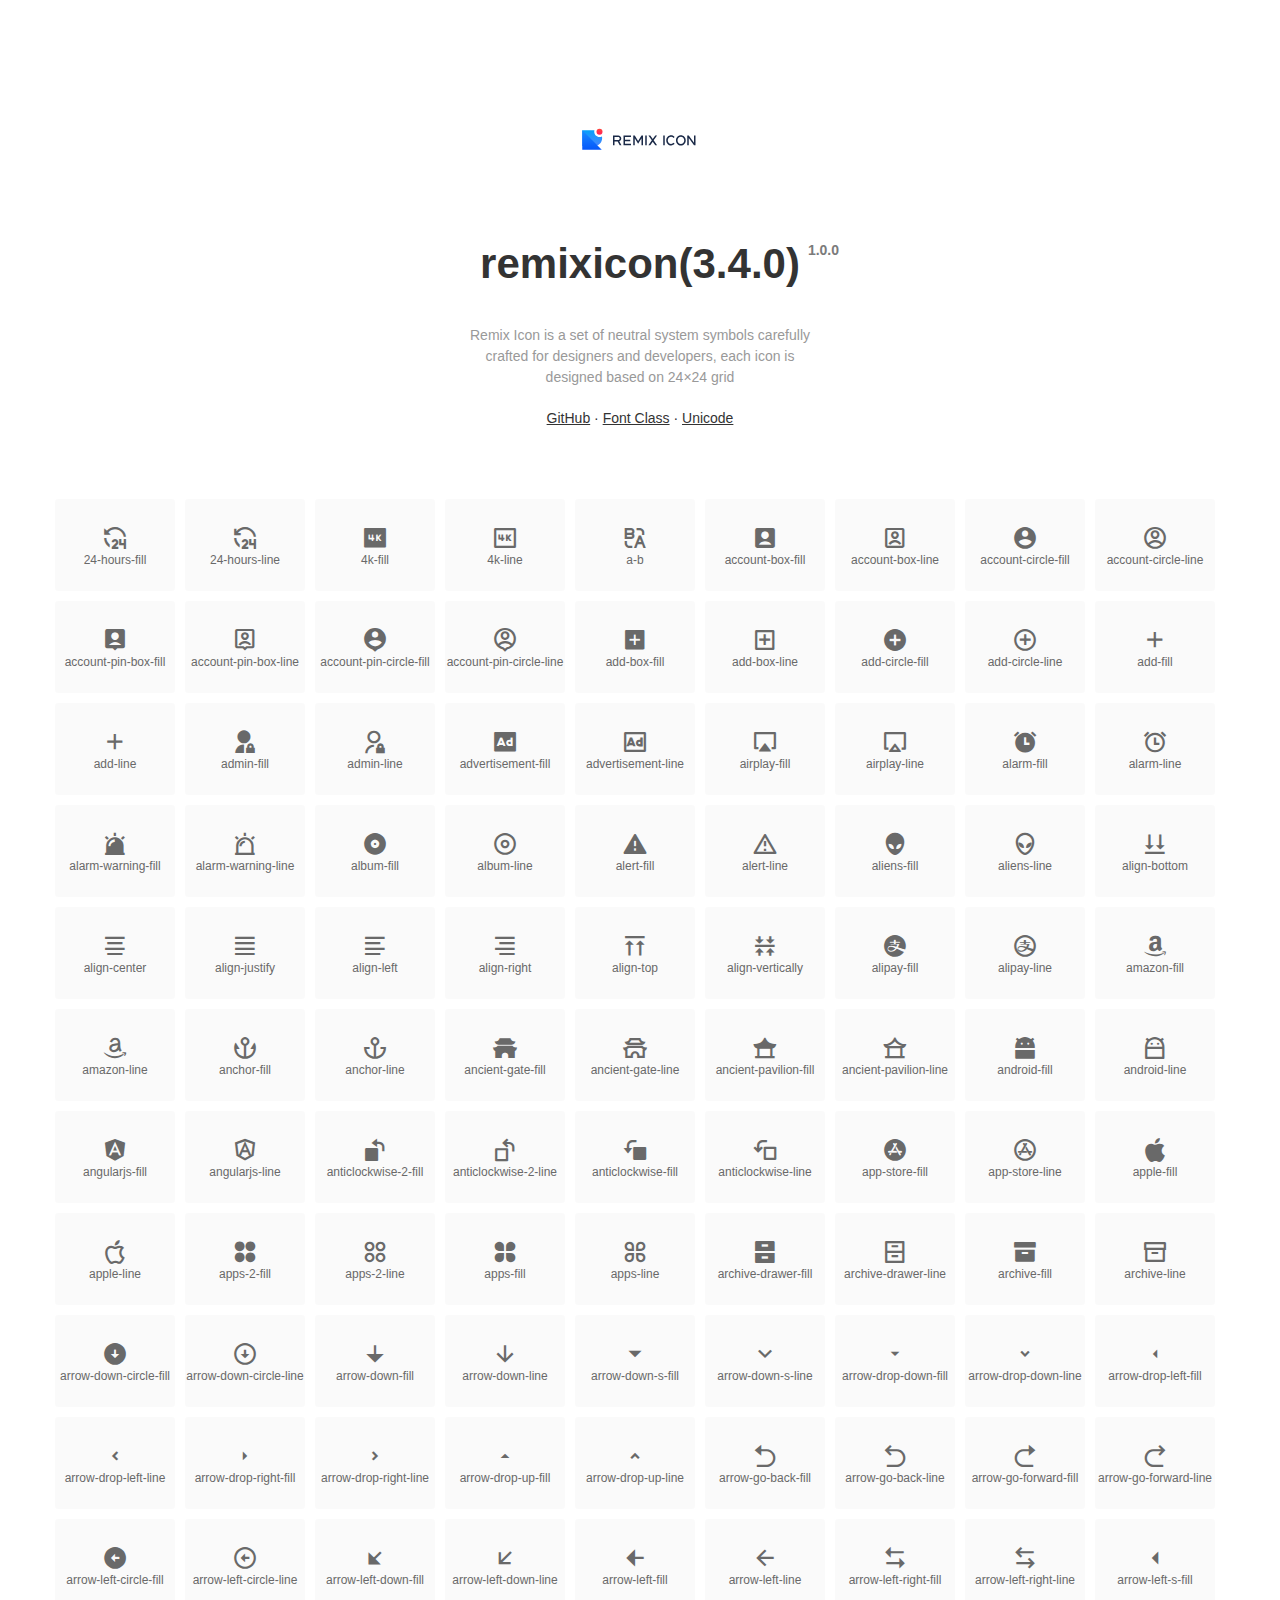
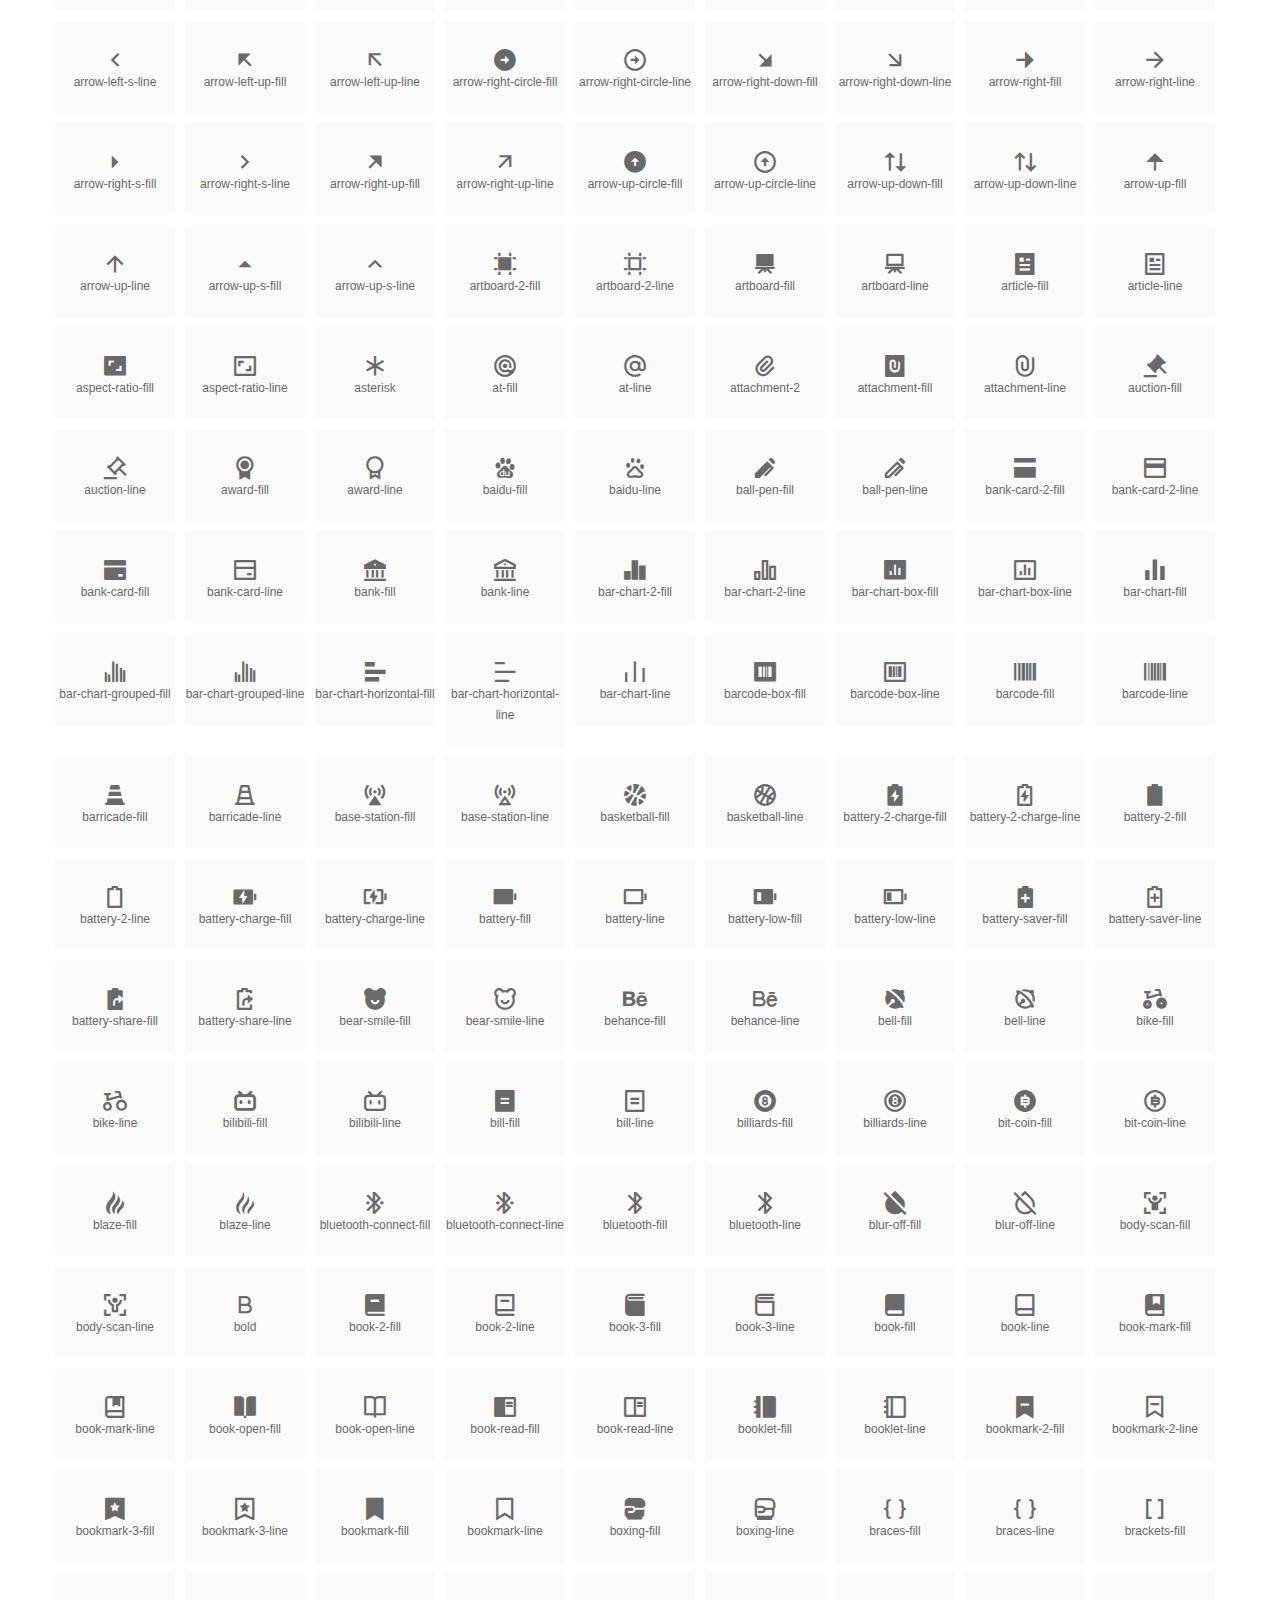
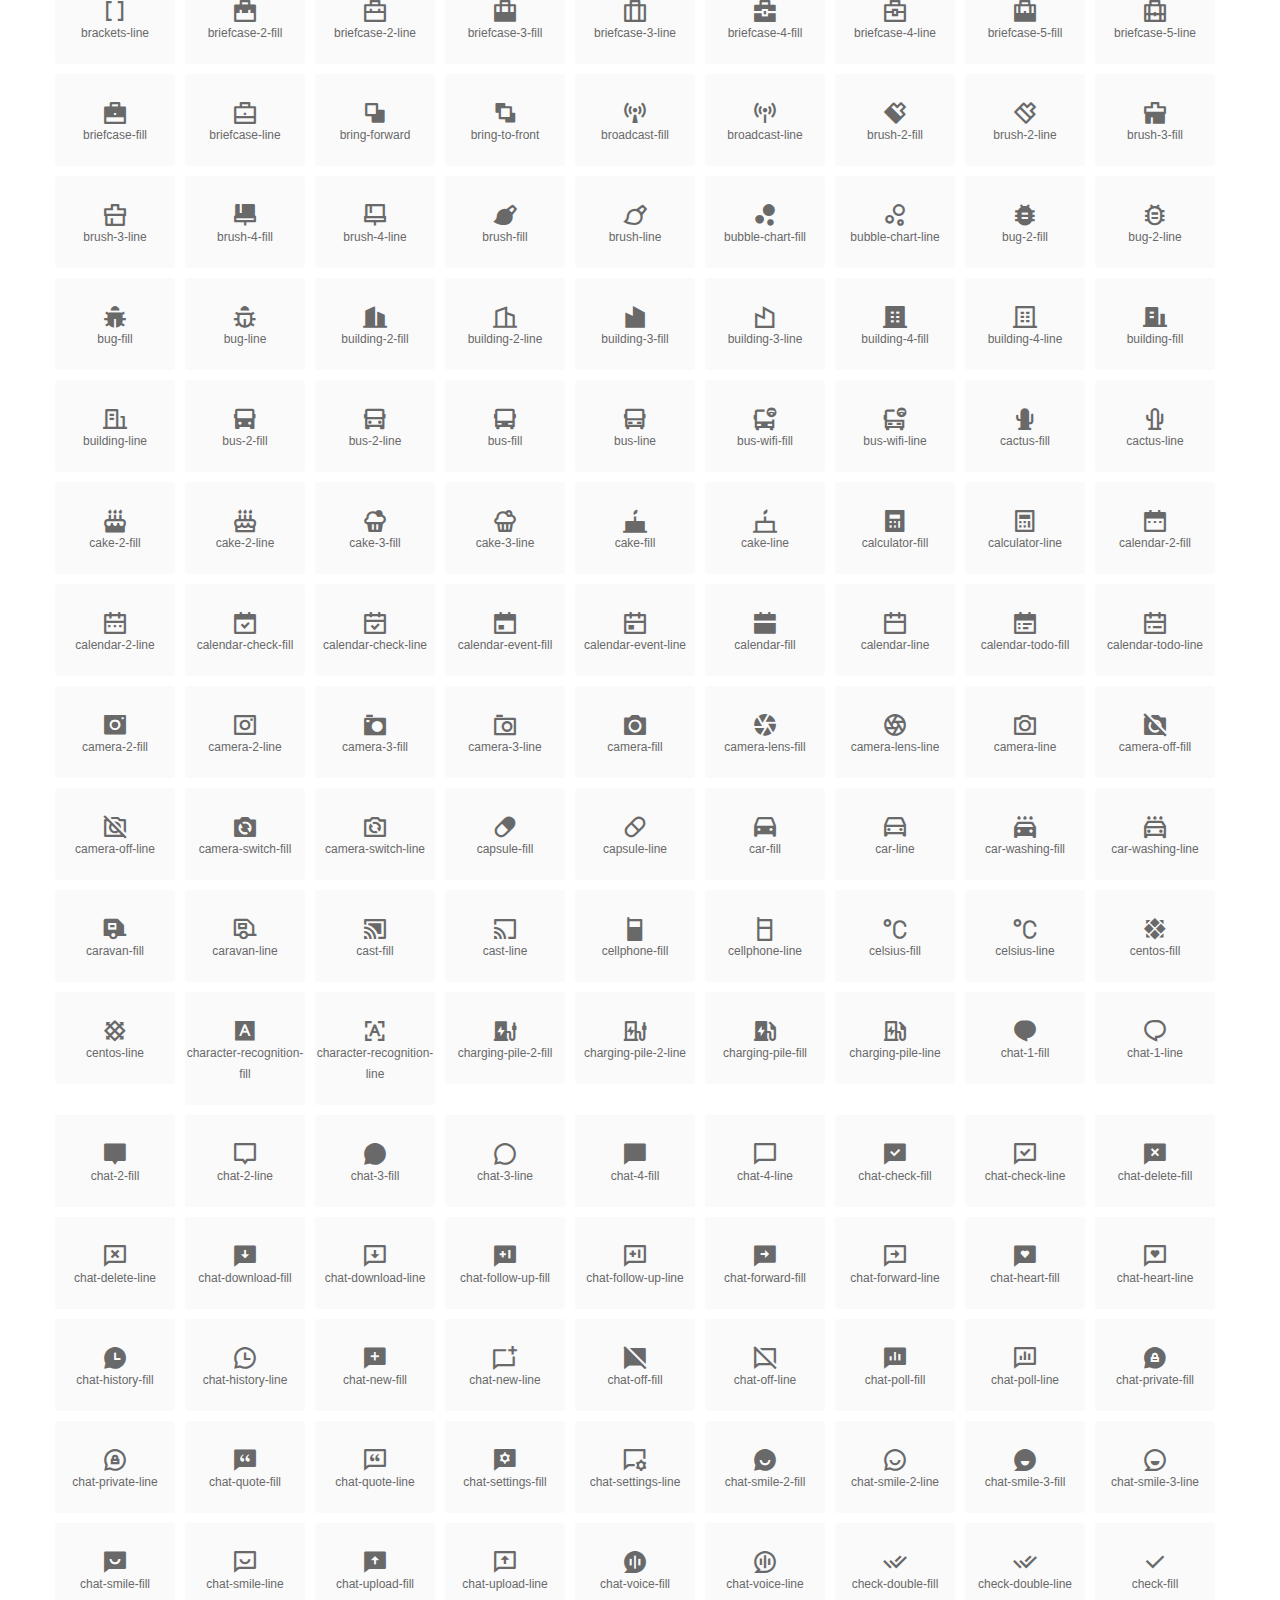
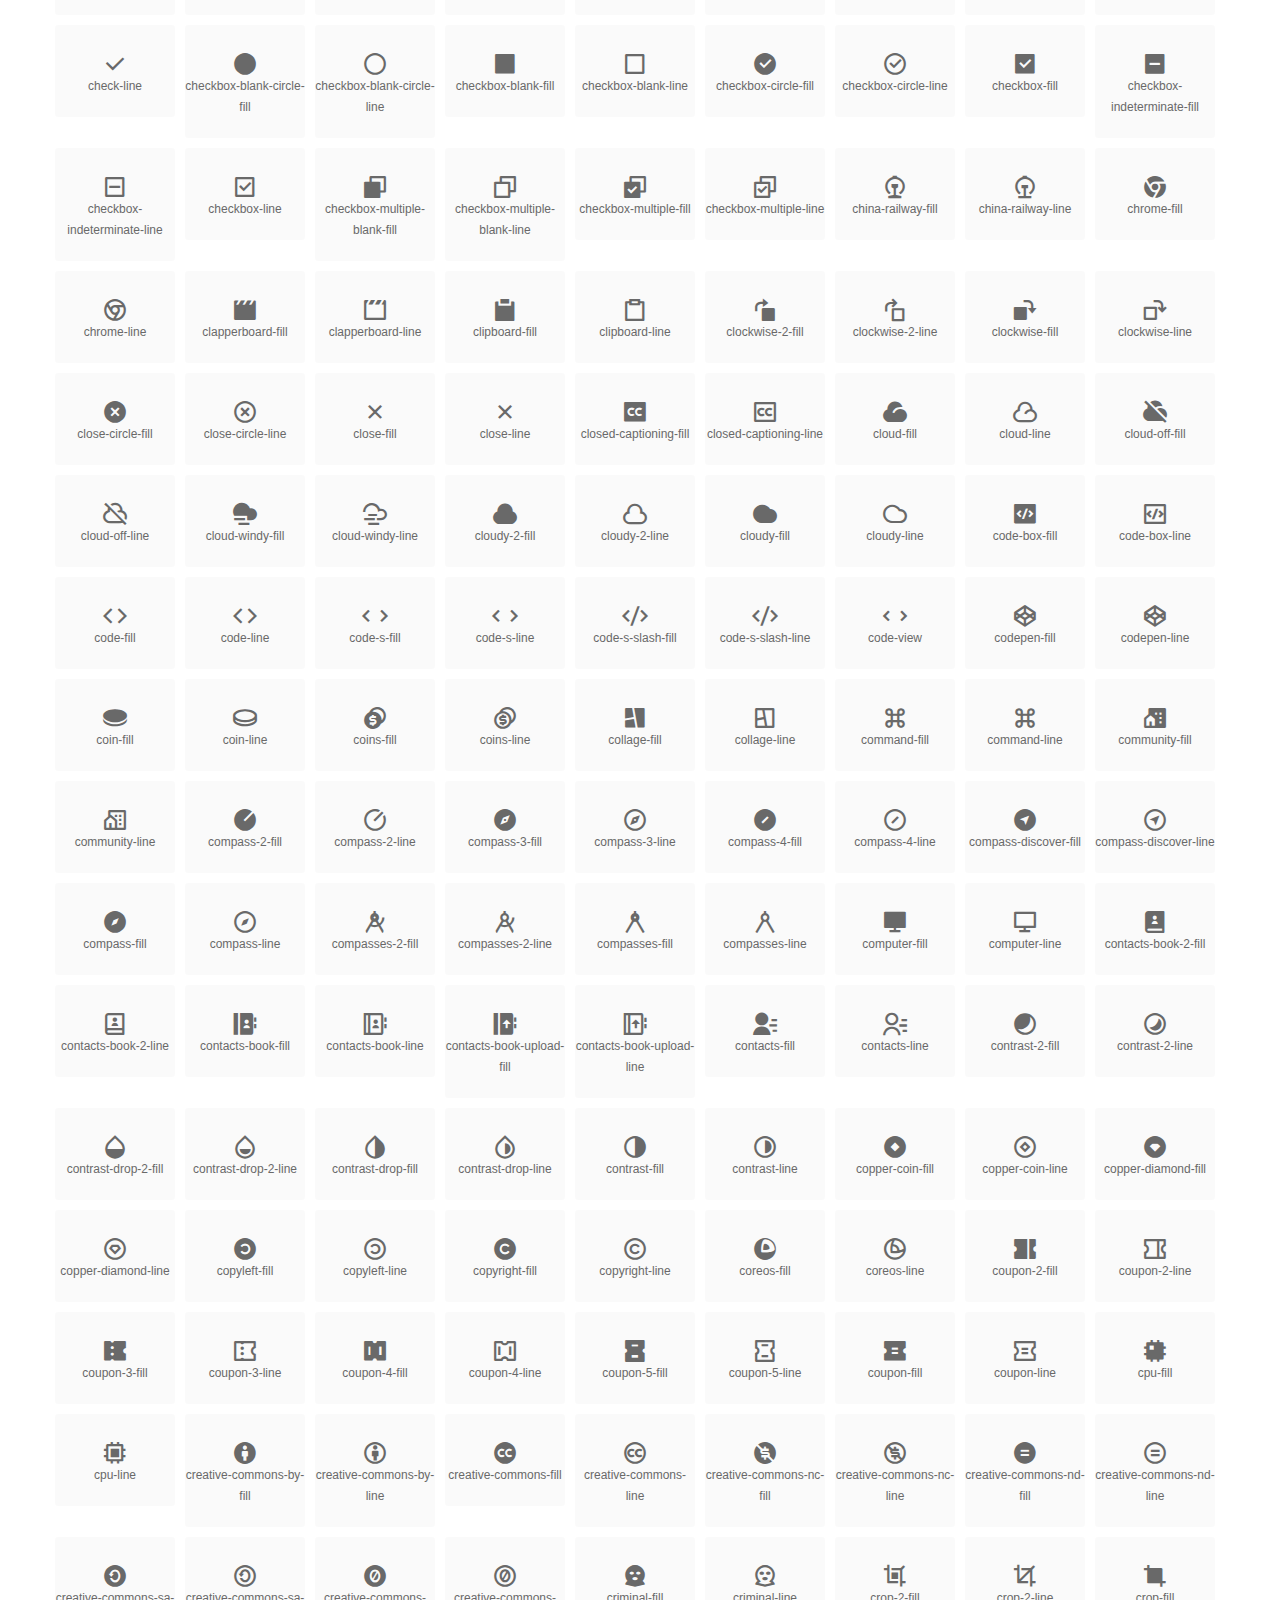
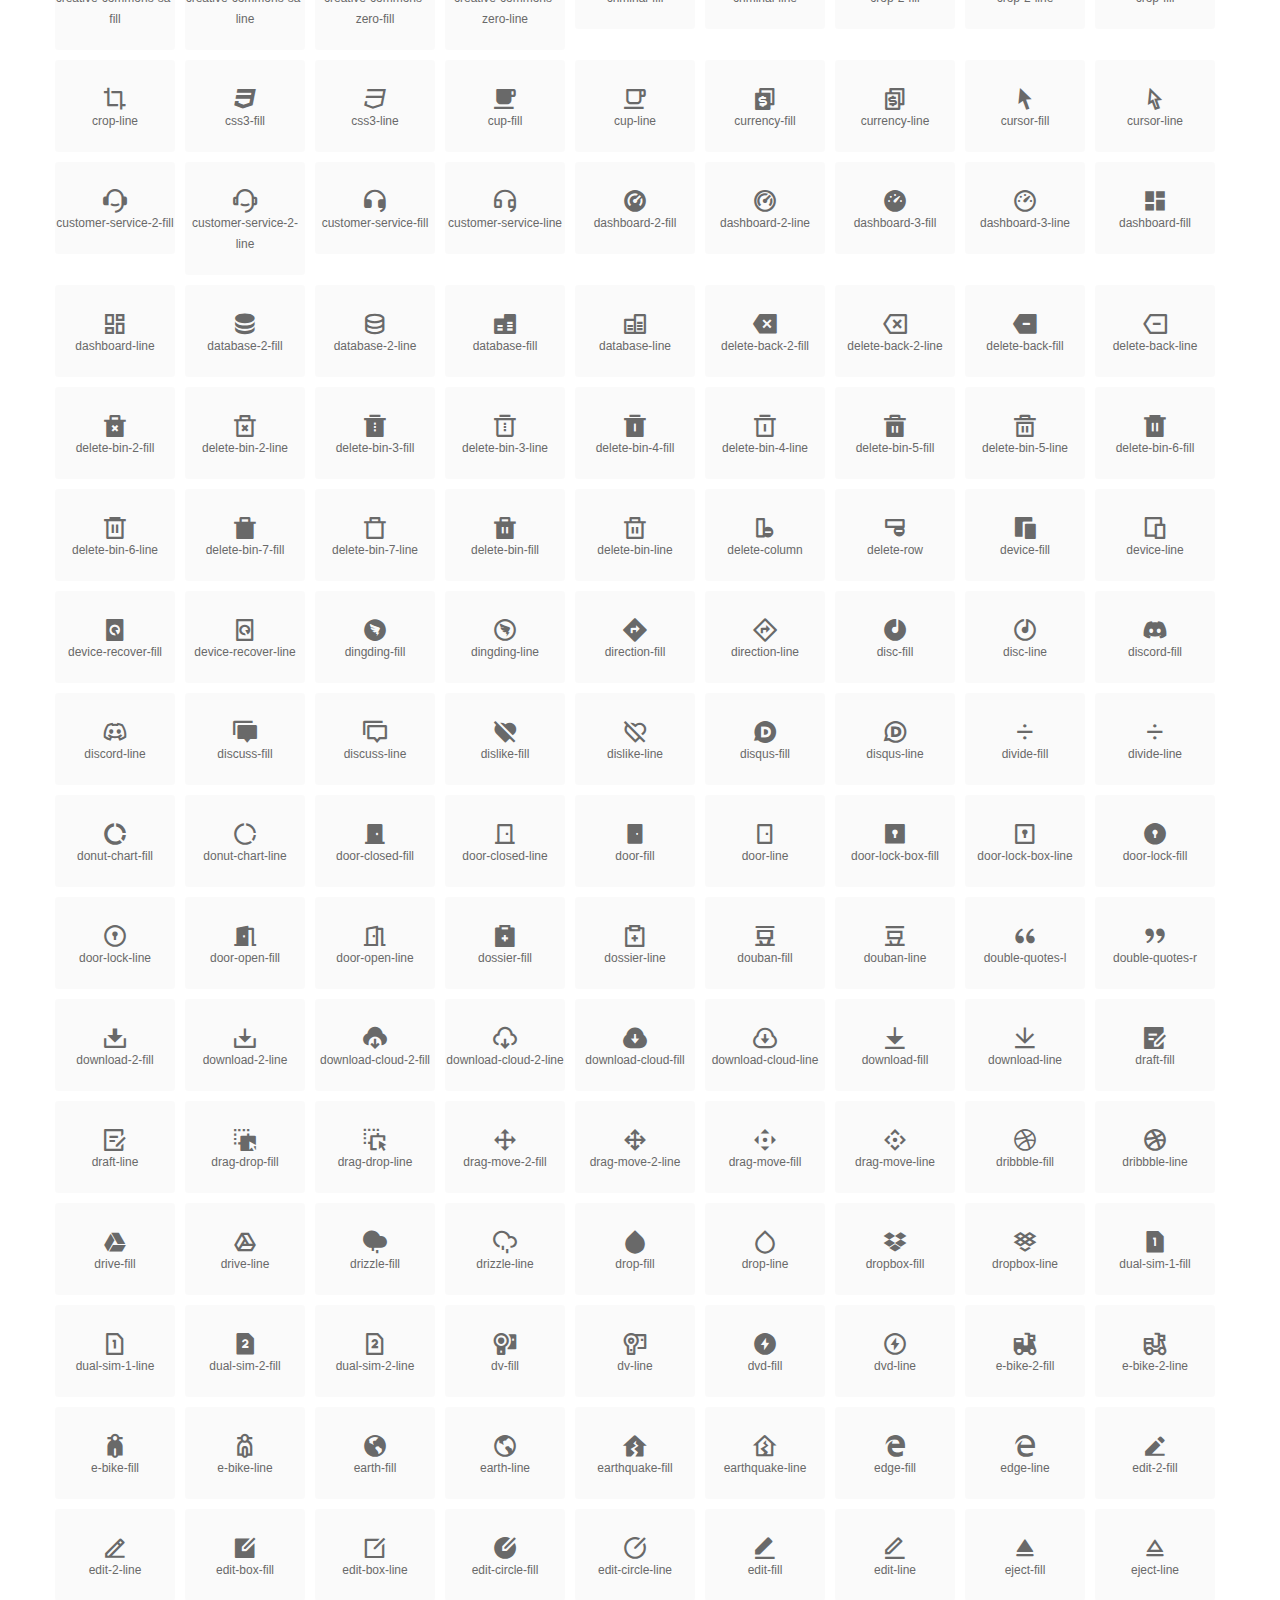
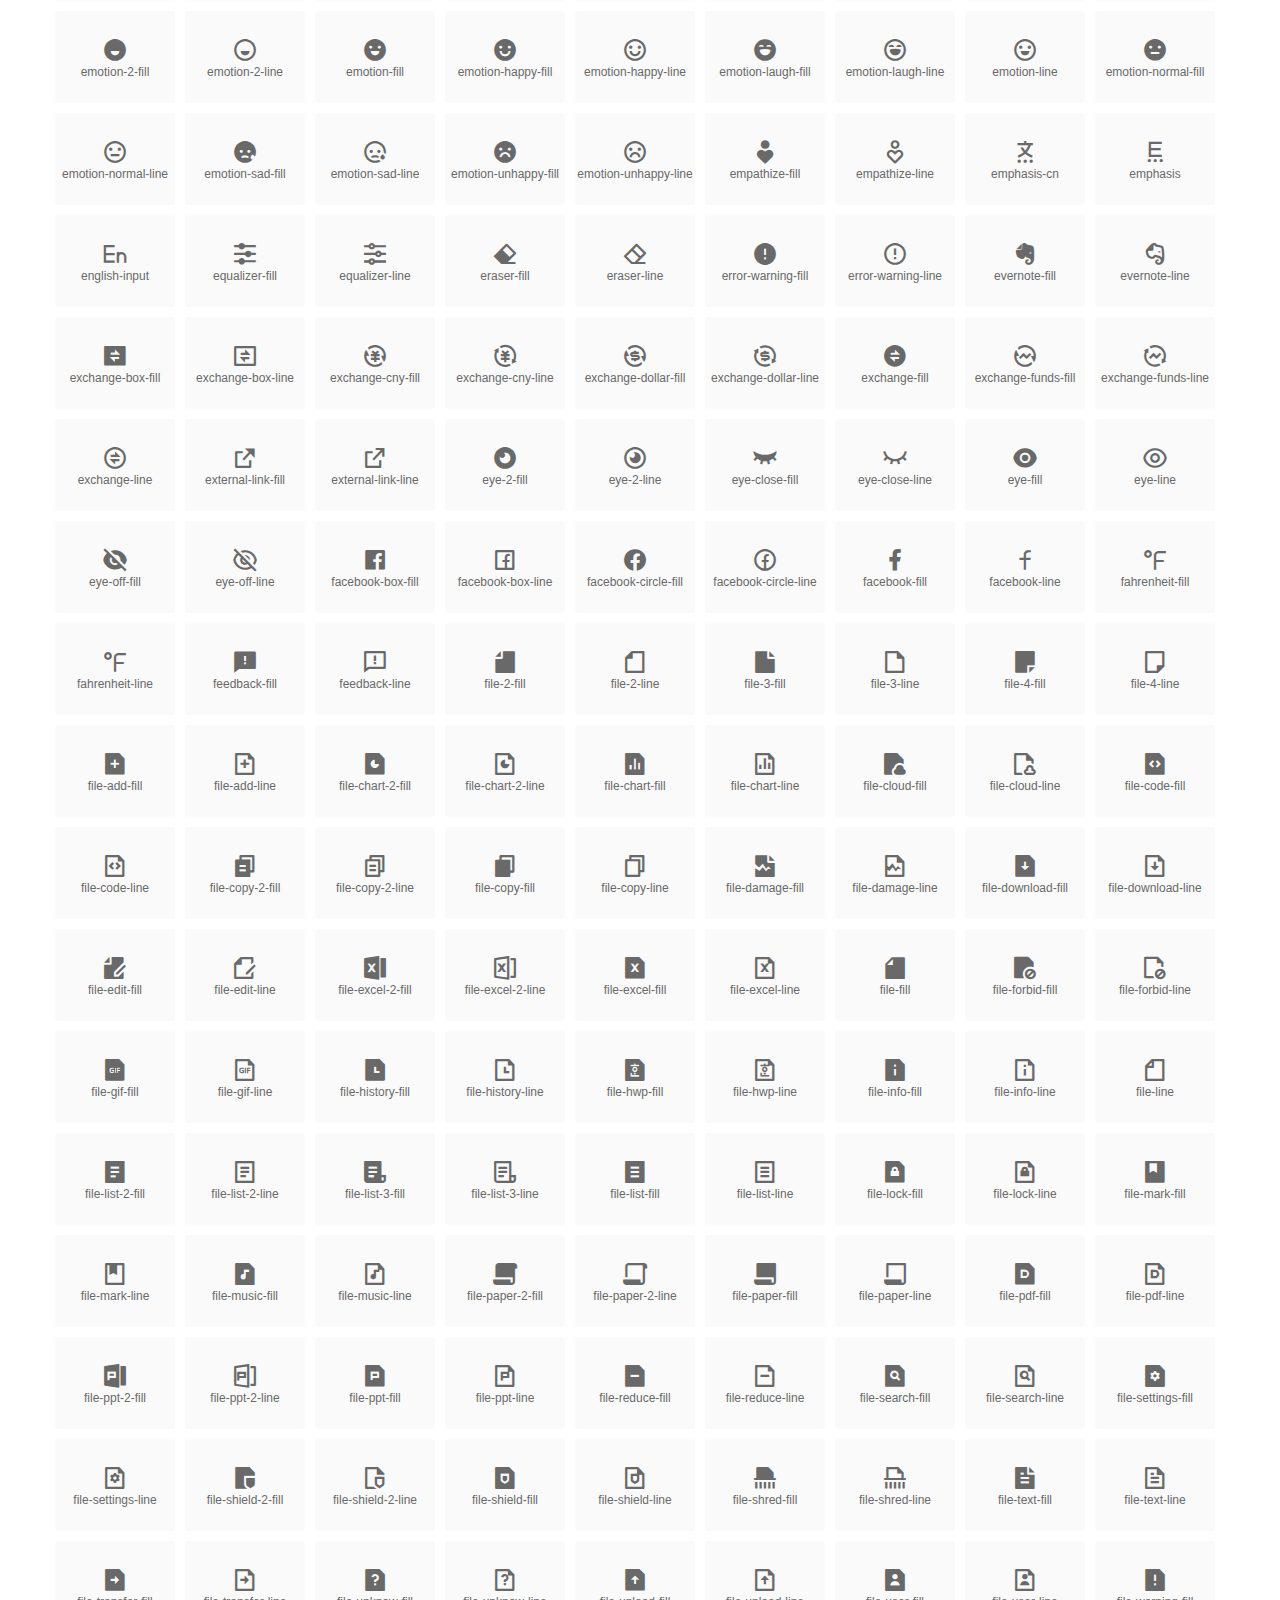
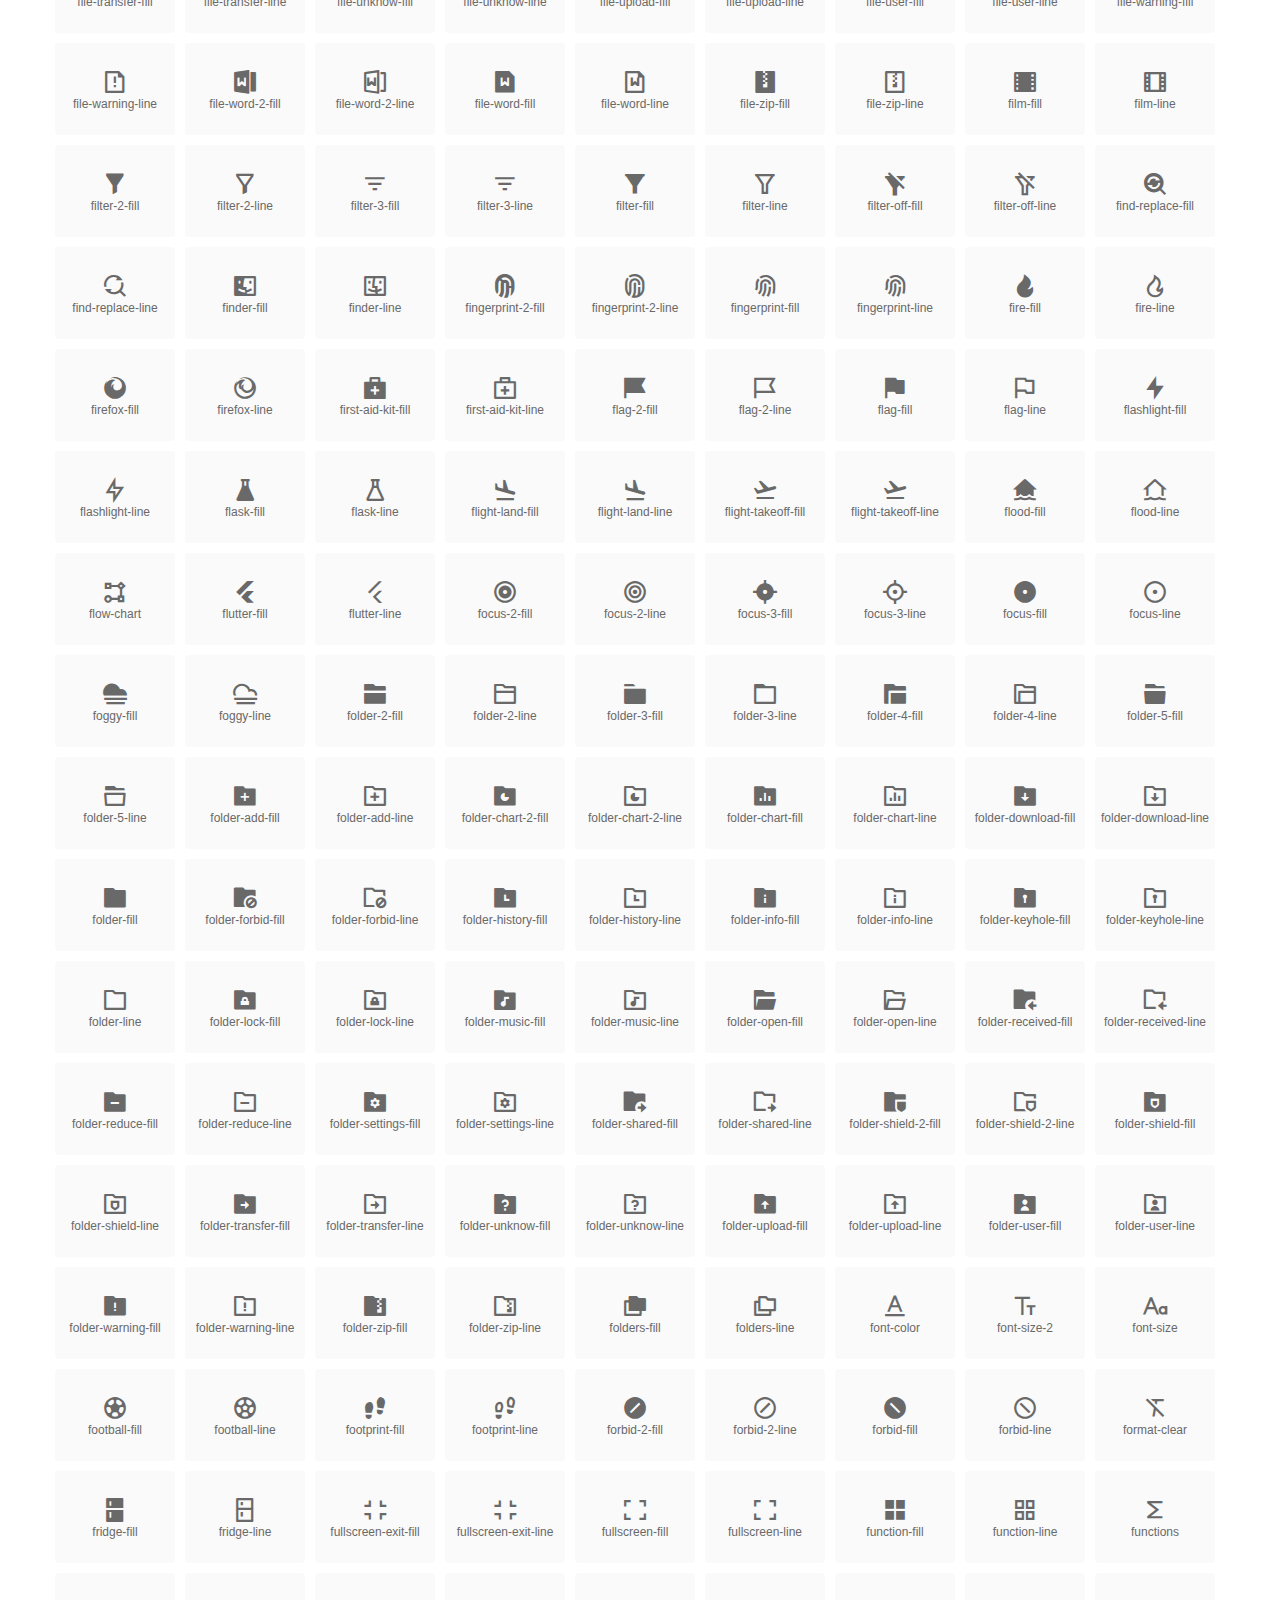
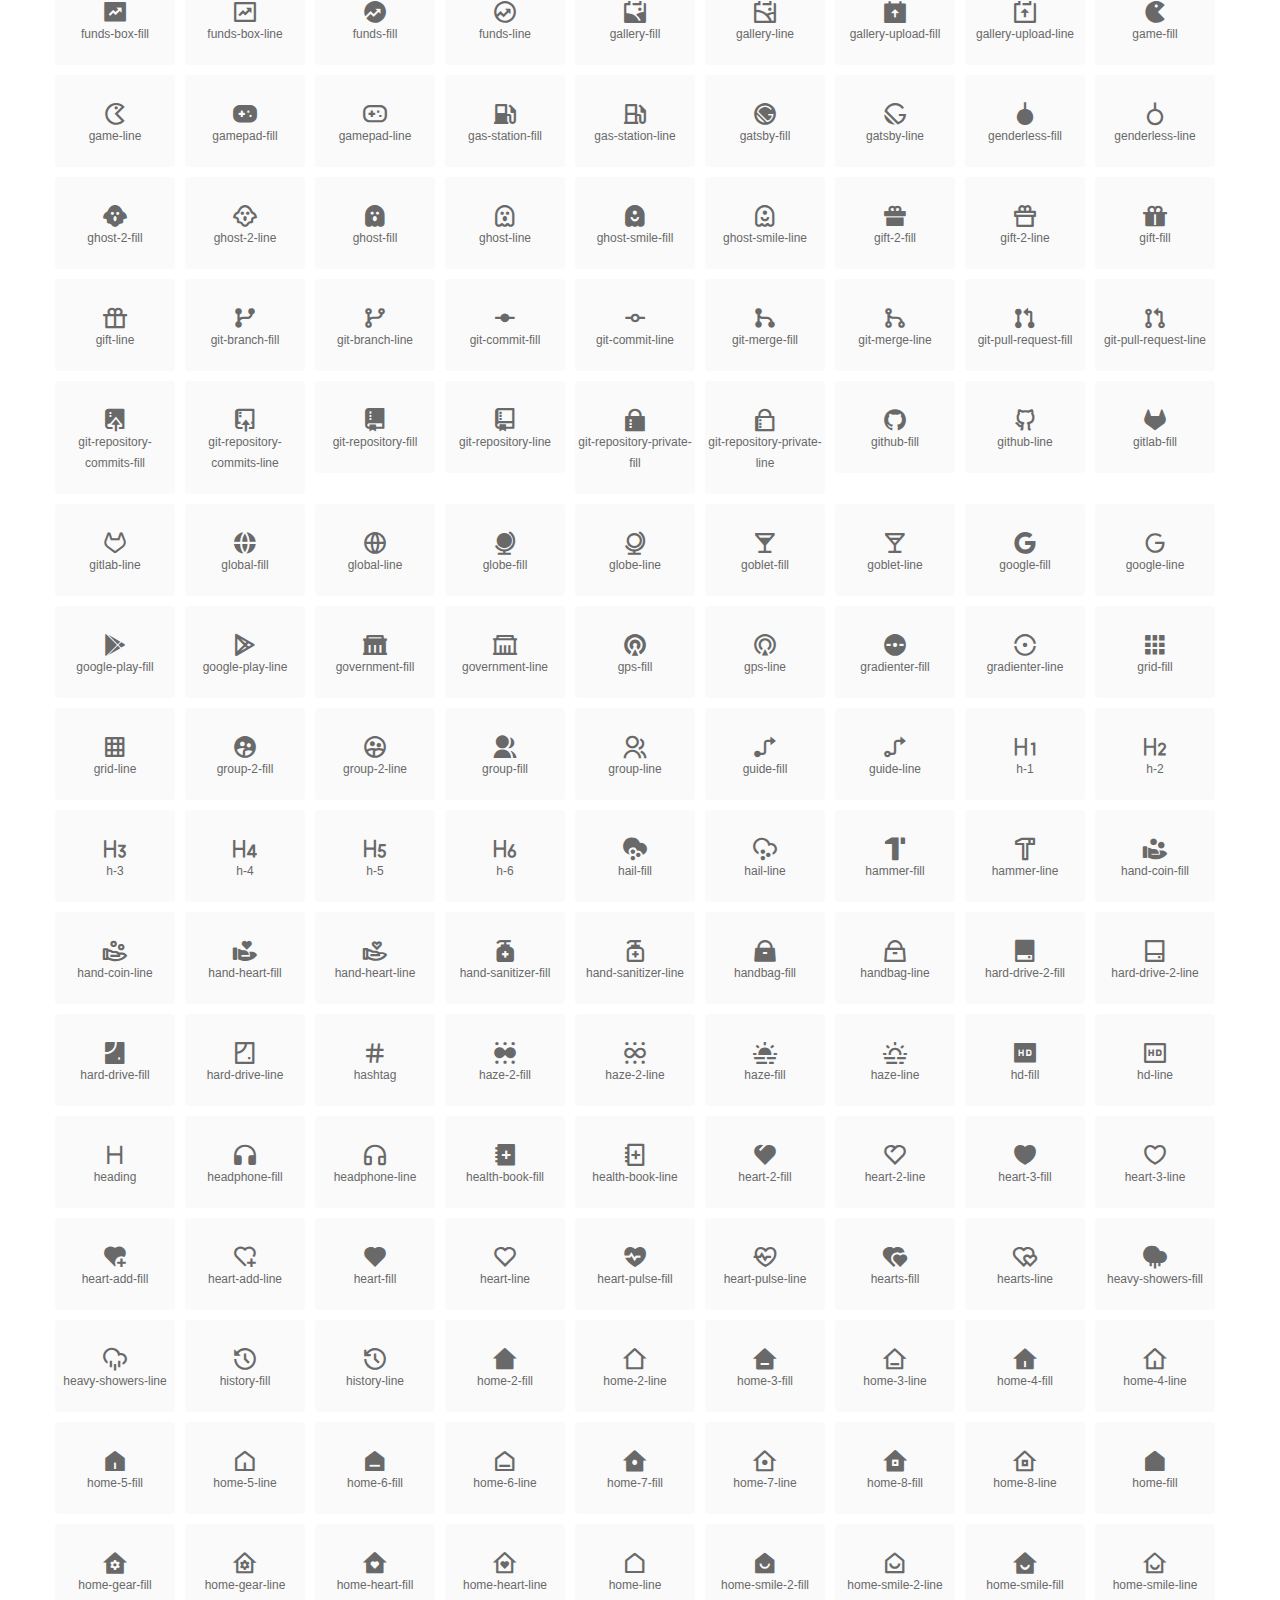
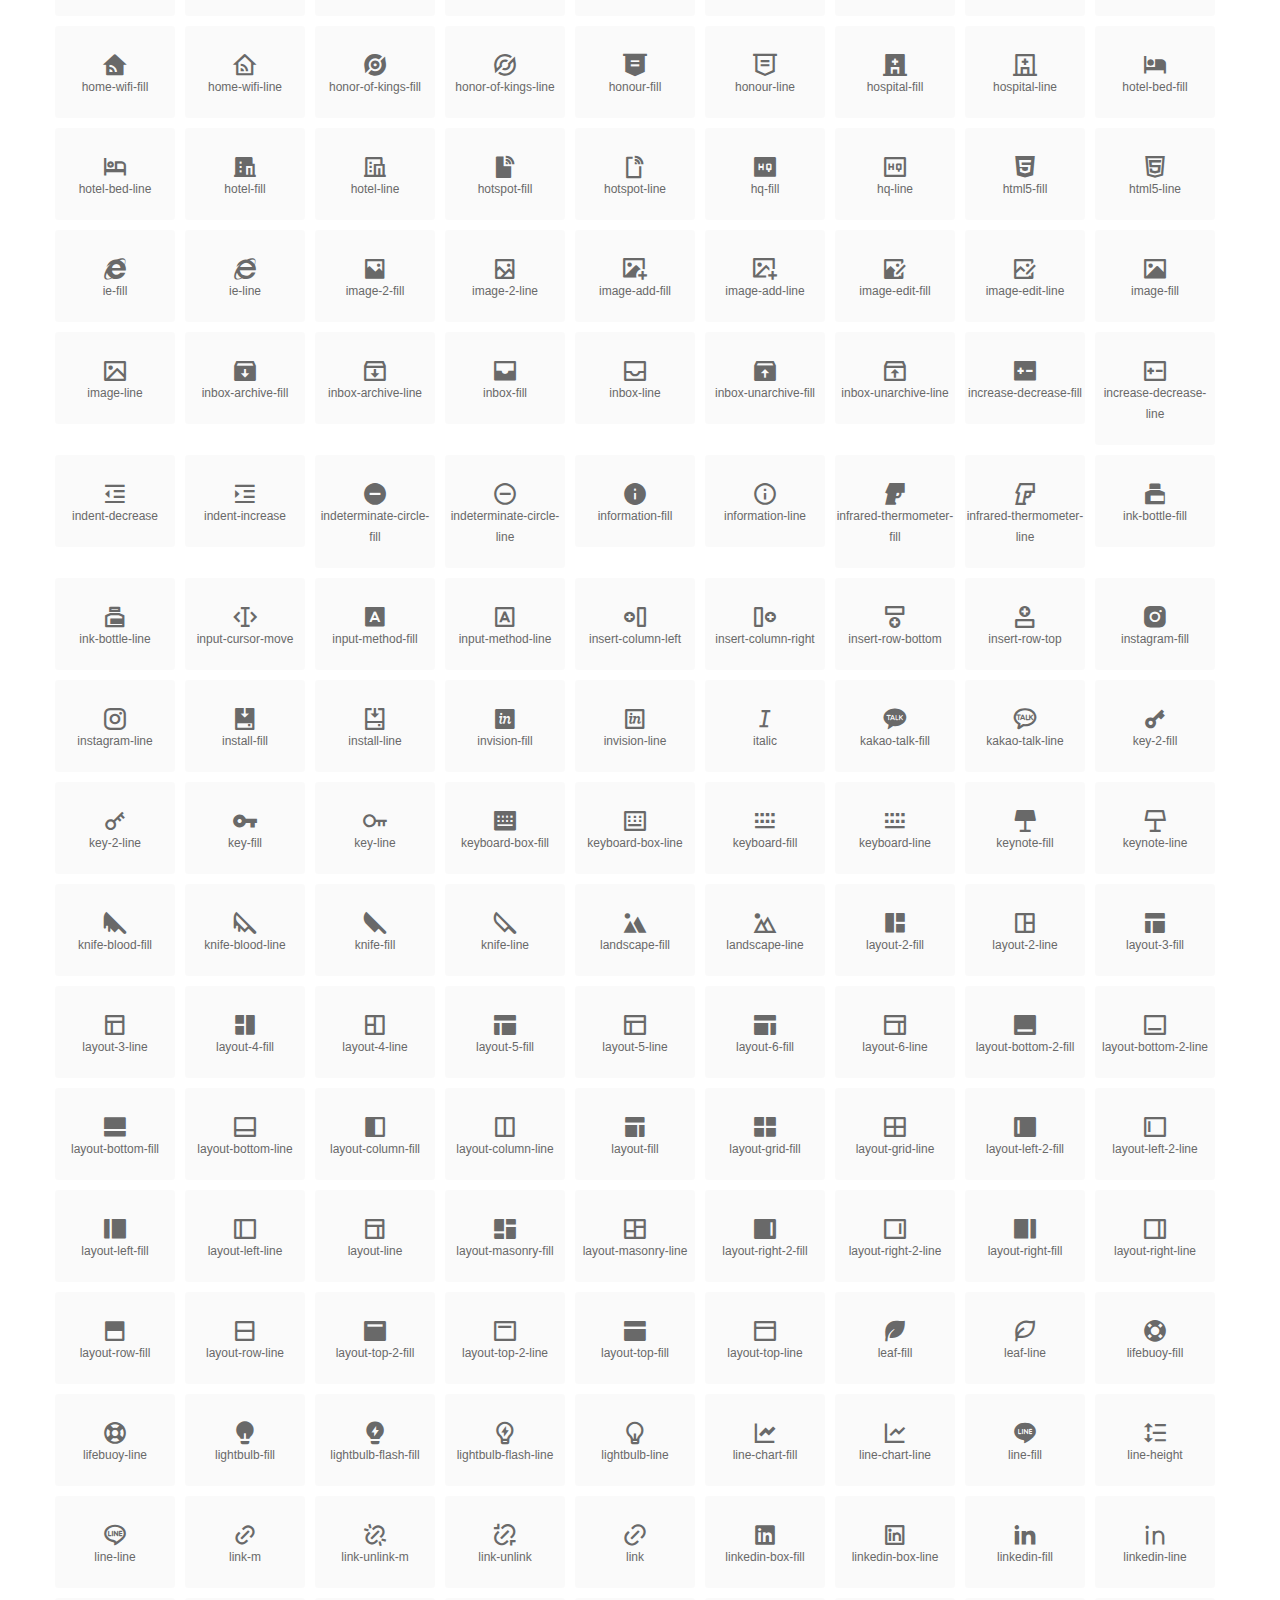
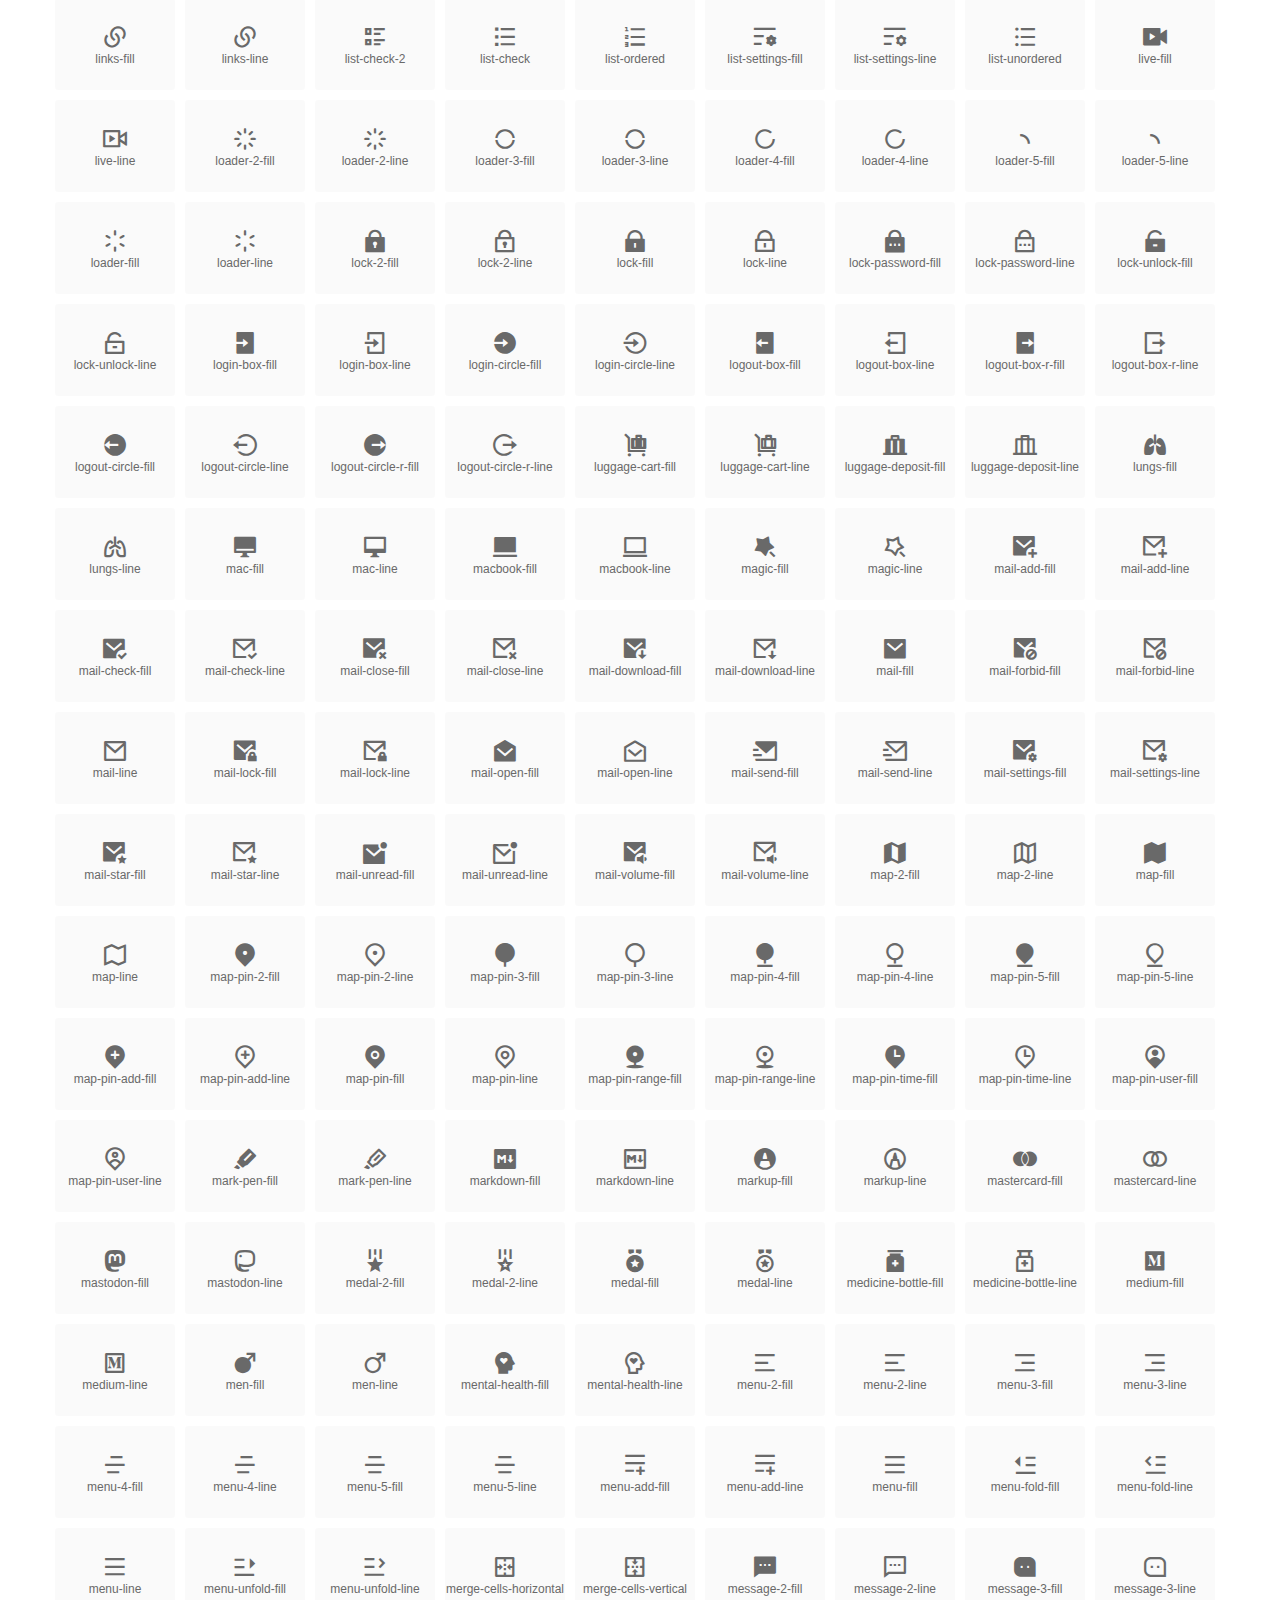
<file: fonts/index.html>
<!DOCTYPE html>
<html lang="en">
<head>
  <meta charset="UTF-8">
  <title>remixicon(3.4.0)</title>
  <meta name="viewport" content="width=device-width,minimum-scale=1.0,maximum-scale=1.0,user-scalable=no">
   
  <meta name="description" content="Remix Icon is a set of neutral system symbols carefully crafted for designers and developers, each icon is designed based on 24×24 grid">
   
  <meta name="keywords" content="remixicon,TTF,EOT,WOFF,WOFF2,SVG">
  
  
  
  <link rel="stylesheet" href="remixicon.css" />
  
  <style>
    *{margin: 0;padding: 0;list-style: none;}
    body { color: #696969; font: 12px/1.5 tahoma, arial, \5b8b\4f53, sans-serif; }
    a { color: #333; text-decoration: underline; }
    a:hover { color: rgb(9, 73, 209); }
    .header { color: #333; text-align: center; padding: 80px 0 60px 0; min-height: 153px; font-size: 14px; }
    .header .logo svg { height: 120px; width: 120px; }
    .header h1 { font-size: 42px; padding: 26px 0 10px 0; }
    .header sup {font-size: 14px; margin: 8px 0 0 8px; position: absolute; color: #7b7b7b; }
    .info {
      color: #999;
      font-weight: normal;
      max-width: 346px;
      margin: 0 auto;
      padding: 20px 0;
      font-size: 14px;
    }

    .icons { max-width: 1190px; margin: 0 auto; }
    .icons ul { text-align: center; }
    .icons ul li {
      vertical-align: top;
      width: 120px;
      display: inline-block;
      text-align: center;
      background-color: rgba(0,0,0,.02);
      border-radius: 3px;
      padding: 29px 0 10px 0;
      margin-right: 10px;
      margin-top: 10px;
      transition: all 0.6s ease;
    }
    .icons ul li:hover { background-color: rgba(0,0,0,.06); }
    .icons ul li:hover span { color: #3c75e4; opacity: 1; }
    .icons ul li .unicode { color: #8c8c8c; opacity: 0.3; }
    .icons ul li h4 {
      font-weight: normal;
      padding: 10px 0 5px 0;
      display: block;
      color: #8c8c8c;
      font-size: 14px;
      line-height: 12px;
      opacity: 0.8;
    }
    .icons ul li:hover h4 { opacity: 1; }
    .icons ul li svg { width: 24px; height: 24px; }
    .icons ul li:hover { color: #3c75e4; }
    .footer { text-align: center; padding: 10px 0 90px 0; }
    .footer a { text-align: center; padding: 10px 0 90px 0; color: #696969;}
    .footer a:hover { color: #0949d1; }
    .links { text-align: center; padding: 50px 0 0 0; font-size: 14px; }
    
    .icons ul li.class-icon { font-size: 21px; line-height: 21px; padding-bottom: 20px; }
    .icons ul li.class-icon p{ font-size: 12px; }
    .icons ul li.class-icon [class^="ri-"]{ font-size: 26px; }
    
    
    
  </style>
  
</head>

<body>
  
  <div class="header">
    
    <div class="logo">
      <a href="./"><svg width="160" height="32" viewBox="0 0 160 32" fill="none" xmlns="http://www.w3.org/2000/svg">
<path d="M121.5 9.80005C123.33 9.80005 124.984 10.5797 126.165 11.8344L124.75 13.2496C123.929 12.3549 122.773 11.8 121.5 11.8C119.029 11.8 117 13.891 117 16.5C117 19.1091 119.029 21.2 121.5 21.2C122.773 21.2 123.929 20.6452 124.75 19.7505L126.165 21.1657C124.984 22.4204 123.33 23.2 121.5 23.2C117.91 23.2 115 20.2004 115 16.5C115 12.7997 117.91 9.80005 121.5 9.80005Z" fill="#1A2947"/>
<path d="M113 10V23H111V10H113Z" fill="#1A2947"/>
<path d="M154 23V9.99988H152L152 19.6019L144.997 9.99988L143 10.0039V23H145L145 13.3969L152 23H154Z" fill="#1A2947"/>
<path d="M68 10V12H60V15.5H67V17.5H60V21H68V23H58V10H68Z" fill="#1A2947"/>
<path d="M82 10L77.4999 17.201L73 10H71V23H73V13.775L77.4999 20.975L82 13.773V23H84V10H82Z" fill="#1A2947"/>
<path d="M89 10V23H87V10H89Z" fill="#1A2947"/>
<path d="M96.9999 14.7565L93.6689 9.99951H91.2279L95.7789 16.4995L91.2289 22.9995H93.6689L96.9999 18.2435L100.33 22.9995H102.772L98.2209 16.4995L102.773 9.99951H100.33L96.9999 14.7565Z" fill="#1A2947"/>
<path fill-rule="evenodd" clip-rule="evenodd" d="M141 16.5C141 12.7997 138.09 9.80005 134.5 9.80005C130.91 9.80005 128 12.7997 128 16.5C128 20.2004 130.91 23.2 134.5 23.2C138.09 23.2 141 20.2004 141 16.5ZM130 16.5C130 13.891 132.029 11.8 134.5 11.8C136.971 11.8 139 13.891 139 16.5C139 19.1091 136.971 21.2 134.5 21.2C132.029 21.2 130 19.1091 130 16.5Z" fill="#1A2947"/>
<path fill-rule="evenodd" clip-rule="evenodd" d="M51 10C53.2091 10 55 11.7909 55 14C55 15.7175 53.9176 17.1821 52.3977 17.749L55.1901 22.999H52.9251L50.267 18H46V23H44V10H51ZM46 11.999V15.999L51 16C52.1046 16 53 15.1046 53 14C53 12.8955 52.1 12 51 12L46 11.999Z" fill="#1A2947"/>
<path fill-rule="evenodd" clip-rule="evenodd" d="M19.2887 3.00389C19.1928 3.0013 19.0965 3 19 3H3V24H19C24.799 24 29.5 19.299 29.5 13.5C29.5 12.7108 29.4129 11.942 29.2479 11.2025C28.2772 11.7119 27.1722 12 26 12C22.134 12 19 8.86599 19 5C19 4.30645 19.1009 3.63646 19.2887 3.00389Z" fill="url(#paint0_linear_960_1054)"/>
<g filter="url(#filter0_b_960_1054)">
<path fill-rule="evenodd" clip-rule="evenodd" d="M3 3L29 29H3V3Z" fill="url(#paint1_linear_960_1054)"/>
</g>
<circle cx="26" cy="5" r="4" fill="url(#paint2_linear_960_1054)"/>
<defs>
<filter id="filter0_b_960_1054" x="-2.43656" y="-2.43656" width="36.8731" height="36.8731" filterUnits="userSpaceOnUse" color-interpolation-filters="sRGB">
<feFlood flood-opacity="0" result="BackgroundImageFix"/>
<feGaussianBlur in="BackgroundImage" stdDeviation="2.71828"/>
<feComposite in2="SourceAlpha" operator="in" result="effect1_backgroundBlur_960_1054"/>
<feBlend mode="normal" in="SourceGraphic" in2="effect1_backgroundBlur_960_1054" result="shape"/>
</filter>
<linearGradient id="paint0_linear_960_1054" x1="3" y1="3" x2="3" y2="24" gradientUnits="userSpaceOnUse">
<stop stop-color="#05A0FA"/>
<stop offset="1" stop-color="#4785FF"/>
</linearGradient>
<linearGradient id="paint1_linear_960_1054" x1="3" y1="3" x2="3" y2="29" gradientUnits="userSpaceOnUse">
<stop stop-color="#1A8CFF"/>
<stop offset="1" stop-color="#0557FA"/>
</linearGradient>
<linearGradient id="paint2_linear_960_1054" x1="22" y1="1" x2="22" y2="9" gradientUnits="userSpaceOnUse">
<stop stop-color="#FF463A"/>
<stop offset="1" stop-color="#FF1F5A"/>
</linearGradient>
</defs>
</svg>
</a>
    </div>
    
    <h1>remixicon(3.4.0)<sup>1.0.0</sup></h1>
    <div class="info">
      Remix Icon is a set of neutral system symbols carefully crafted for designers and developers, each icon is designed based on 24×24 grid
    </div>
    <p>
      
      <a href="https://github.com/Remix-Design/remixicon.git">GitHub</a> · 
      
      <a href="index.html">Font Class</a> · 
      
      <a href="unicode.html">Unicode</a>
      
    </p>
  </div>
  <div class="icons">
    <ul>
      <li class="class-icon"><i class="ri-24-hours-fill"></i><p class="name">24-hours-fill</p></li><li class="class-icon"><i class="ri-24-hours-line"></i><p class="name">24-hours-line</p></li><li class="class-icon"><i class="ri-4k-fill"></i><p class="name">4k-fill</p></li><li class="class-icon"><i class="ri-4k-line"></i><p class="name">4k-line</p></li><li class="class-icon"><i class="ri-a-b"></i><p class="name">a-b</p></li><li class="class-icon"><i class="ri-account-box-fill"></i><p class="name">account-box-fill</p></li><li class="class-icon"><i class="ri-account-box-line"></i><p class="name">account-box-line</p></li><li class="class-icon"><i class="ri-account-circle-fill"></i><p class="name">account-circle-fill</p></li><li class="class-icon"><i class="ri-account-circle-line"></i><p class="name">account-circle-line</p></li><li class="class-icon"><i class="ri-account-pin-box-fill"></i><p class="name">account-pin-box-fill</p></li><li class="class-icon"><i class="ri-account-pin-box-line"></i><p class="name">account-pin-box-line</p></li><li class="class-icon"><i class="ri-account-pin-circle-fill"></i><p class="name">account-pin-circle-fill</p></li><li class="class-icon"><i class="ri-account-pin-circle-line"></i><p class="name">account-pin-circle-line</p></li><li class="class-icon"><i class="ri-add-box-fill"></i><p class="name">add-box-fill</p></li><li class="class-icon"><i class="ri-add-box-line"></i><p class="name">add-box-line</p></li><li class="class-icon"><i class="ri-add-circle-fill"></i><p class="name">add-circle-fill</p></li><li class="class-icon"><i class="ri-add-circle-line"></i><p class="name">add-circle-line</p></li><li class="class-icon"><i class="ri-add-fill"></i><p class="name">add-fill</p></li><li class="class-icon"><i class="ri-add-line"></i><p class="name">add-line</p></li><li class="class-icon"><i class="ri-admin-fill"></i><p class="name">admin-fill</p></li><li class="class-icon"><i class="ri-admin-line"></i><p class="name">admin-line</p></li><li class="class-icon"><i class="ri-advertisement-fill"></i><p class="name">advertisement-fill</p></li><li class="class-icon"><i class="ri-advertisement-line"></i><p class="name">advertisement-line</p></li><li class="class-icon"><i class="ri-airplay-fill"></i><p class="name">airplay-fill</p></li><li class="class-icon"><i class="ri-airplay-line"></i><p class="name">airplay-line</p></li><li class="class-icon"><i class="ri-alarm-fill"></i><p class="name">alarm-fill</p></li><li class="class-icon"><i class="ri-alarm-line"></i><p class="name">alarm-line</p></li><li class="class-icon"><i class="ri-alarm-warning-fill"></i><p class="name">alarm-warning-fill</p></li><li class="class-icon"><i class="ri-alarm-warning-line"></i><p class="name">alarm-warning-line</p></li><li class="class-icon"><i class="ri-album-fill"></i><p class="name">album-fill</p></li><li class="class-icon"><i class="ri-album-line"></i><p class="name">album-line</p></li><li class="class-icon"><i class="ri-alert-fill"></i><p class="name">alert-fill</p></li><li class="class-icon"><i class="ri-alert-line"></i><p class="name">alert-line</p></li><li class="class-icon"><i class="ri-aliens-fill"></i><p class="name">aliens-fill</p></li><li class="class-icon"><i class="ri-aliens-line"></i><p class="name">aliens-line</p></li><li class="class-icon"><i class="ri-align-bottom"></i><p class="name">align-bottom</p></li><li class="class-icon"><i class="ri-align-center"></i><p class="name">align-center</p></li><li class="class-icon"><i class="ri-align-justify"></i><p class="name">align-justify</p></li><li class="class-icon"><i class="ri-align-left"></i><p class="name">align-left</p></li><li class="class-icon"><i class="ri-align-right"></i><p class="name">align-right</p></li><li class="class-icon"><i class="ri-align-top"></i><p class="name">align-top</p></li><li class="class-icon"><i class="ri-align-vertically"></i><p class="name">align-vertically</p></li><li class="class-icon"><i class="ri-alipay-fill"></i><p class="name">alipay-fill</p></li><li class="class-icon"><i class="ri-alipay-line"></i><p class="name">alipay-line</p></li><li class="class-icon"><i class="ri-amazon-fill"></i><p class="name">amazon-fill</p></li><li class="class-icon"><i class="ri-amazon-line"></i><p class="name">amazon-line</p></li><li class="class-icon"><i class="ri-anchor-fill"></i><p class="name">anchor-fill</p></li><li class="class-icon"><i class="ri-anchor-line"></i><p class="name">anchor-line</p></li><li class="class-icon"><i class="ri-ancient-gate-fill"></i><p class="name">ancient-gate-fill</p></li><li class="class-icon"><i class="ri-ancient-gate-line"></i><p class="name">ancient-gate-line</p></li><li class="class-icon"><i class="ri-ancient-pavilion-fill"></i><p class="name">ancient-pavilion-fill</p></li><li class="class-icon"><i class="ri-ancient-pavilion-line"></i><p class="name">ancient-pavilion-line</p></li><li class="class-icon"><i class="ri-android-fill"></i><p class="name">android-fill</p></li><li class="class-icon"><i class="ri-android-line"></i><p class="name">android-line</p></li><li class="class-icon"><i class="ri-angularjs-fill"></i><p class="name">angularjs-fill</p></li><li class="class-icon"><i class="ri-angularjs-line"></i><p class="name">angularjs-line</p></li><li class="class-icon"><i class="ri-anticlockwise-2-fill"></i><p class="name">anticlockwise-2-fill</p></li><li class="class-icon"><i class="ri-anticlockwise-2-line"></i><p class="name">anticlockwise-2-line</p></li><li class="class-icon"><i class="ri-anticlockwise-fill"></i><p class="name">anticlockwise-fill</p></li><li class="class-icon"><i class="ri-anticlockwise-line"></i><p class="name">anticlockwise-line</p></li><li class="class-icon"><i class="ri-app-store-fill"></i><p class="name">app-store-fill</p></li><li class="class-icon"><i class="ri-app-store-line"></i><p class="name">app-store-line</p></li><li class="class-icon"><i class="ri-apple-fill"></i><p class="name">apple-fill</p></li><li class="class-icon"><i class="ri-apple-line"></i><p class="name">apple-line</p></li><li class="class-icon"><i class="ri-apps-2-fill"></i><p class="name">apps-2-fill</p></li><li class="class-icon"><i class="ri-apps-2-line"></i><p class="name">apps-2-line</p></li><li class="class-icon"><i class="ri-apps-fill"></i><p class="name">apps-fill</p></li><li class="class-icon"><i class="ri-apps-line"></i><p class="name">apps-line</p></li><li class="class-icon"><i class="ri-archive-drawer-fill"></i><p class="name">archive-drawer-fill</p></li><li class="class-icon"><i class="ri-archive-drawer-line"></i><p class="name">archive-drawer-line</p></li><li class="class-icon"><i class="ri-archive-fill"></i><p class="name">archive-fill</p></li><li class="class-icon"><i class="ri-archive-line"></i><p class="name">archive-line</p></li><li class="class-icon"><i class="ri-arrow-down-circle-fill"></i><p class="name">arrow-down-circle-fill</p></li><li class="class-icon"><i class="ri-arrow-down-circle-line"></i><p class="name">arrow-down-circle-line</p></li><li class="class-icon"><i class="ri-arrow-down-fill"></i><p class="name">arrow-down-fill</p></li><li class="class-icon"><i class="ri-arrow-down-line"></i><p class="name">arrow-down-line</p></li><li class="class-icon"><i class="ri-arrow-down-s-fill"></i><p class="name">arrow-down-s-fill</p></li><li class="class-icon"><i class="ri-arrow-down-s-line"></i><p class="name">arrow-down-s-line</p></li><li class="class-icon"><i class="ri-arrow-drop-down-fill"></i><p class="name">arrow-drop-down-fill</p></li><li class="class-icon"><i class="ri-arrow-drop-down-line"></i><p class="name">arrow-drop-down-line</p></li><li class="class-icon"><i class="ri-arrow-drop-left-fill"></i><p class="name">arrow-drop-left-fill</p></li><li class="class-icon"><i class="ri-arrow-drop-left-line"></i><p class="name">arrow-drop-left-line</p></li><li class="class-icon"><i class="ri-arrow-drop-right-fill"></i><p class="name">arrow-drop-right-fill</p></li><li class="class-icon"><i class="ri-arrow-drop-right-line"></i><p class="name">arrow-drop-right-line</p></li><li class="class-icon"><i class="ri-arrow-drop-up-fill"></i><p class="name">arrow-drop-up-fill</p></li><li class="class-icon"><i class="ri-arrow-drop-up-line"></i><p class="name">arrow-drop-up-line</p></li><li class="class-icon"><i class="ri-arrow-go-back-fill"></i><p class="name">arrow-go-back-fill</p></li><li class="class-icon"><i class="ri-arrow-go-back-line"></i><p class="name">arrow-go-back-line</p></li><li class="class-icon"><i class="ri-arrow-go-forward-fill"></i><p class="name">arrow-go-forward-fill</p></li><li class="class-icon"><i class="ri-arrow-go-forward-line"></i><p class="name">arrow-go-forward-line</p></li><li class="class-icon"><i class="ri-arrow-left-circle-fill"></i><p class="name">arrow-left-circle-fill</p></li><li class="class-icon"><i class="ri-arrow-left-circle-line"></i><p class="name">arrow-left-circle-line</p></li><li class="class-icon"><i class="ri-arrow-left-down-fill"></i><p class="name">arrow-left-down-fill</p></li><li class="class-icon"><i class="ri-arrow-left-down-line"></i><p class="name">arrow-left-down-line</p></li><li class="class-icon"><i class="ri-arrow-left-fill"></i><p class="name">arrow-left-fill</p></li><li class="class-icon"><i class="ri-arrow-left-line"></i><p class="name">arrow-left-line</p></li><li class="class-icon"><i class="ri-arrow-left-right-fill"></i><p class="name">arrow-left-right-fill</p></li><li class="class-icon"><i class="ri-arrow-left-right-line"></i><p class="name">arrow-left-right-line</p></li><li class="class-icon"><i class="ri-arrow-left-s-fill"></i><p class="name">arrow-left-s-fill</p></li><li class="class-icon"><i class="ri-arrow-left-s-line"></i><p class="name">arrow-left-s-line</p></li><li class="class-icon"><i class="ri-arrow-left-up-fill"></i><p class="name">arrow-left-up-fill</p></li><li class="class-icon"><i class="ri-arrow-left-up-line"></i><p class="name">arrow-left-up-line</p></li><li class="class-icon"><i class="ri-arrow-right-circle-fill"></i><p class="name">arrow-right-circle-fill</p></li><li class="class-icon"><i class="ri-arrow-right-circle-line"></i><p class="name">arrow-right-circle-line</p></li><li class="class-icon"><i class="ri-arrow-right-down-fill"></i><p class="name">arrow-right-down-fill</p></li><li class="class-icon"><i class="ri-arrow-right-down-line"></i><p class="name">arrow-right-down-line</p></li><li class="class-icon"><i class="ri-arrow-right-fill"></i><p class="name">arrow-right-fill</p></li><li class="class-icon"><i class="ri-arrow-right-line"></i><p class="name">arrow-right-line</p></li><li class="class-icon"><i class="ri-arrow-right-s-fill"></i><p class="name">arrow-right-s-fill</p></li><li class="class-icon"><i class="ri-arrow-right-s-line"></i><p class="name">arrow-right-s-line</p></li><li class="class-icon"><i class="ri-arrow-right-up-fill"></i><p class="name">arrow-right-up-fill</p></li><li class="class-icon"><i class="ri-arrow-right-up-line"></i><p class="name">arrow-right-up-line</p></li><li class="class-icon"><i class="ri-arrow-up-circle-fill"></i><p class="name">arrow-up-circle-fill</p></li><li class="class-icon"><i class="ri-arrow-up-circle-line"></i><p class="name">arrow-up-circle-line</p></li><li class="class-icon"><i class="ri-arrow-up-down-fill"></i><p class="name">arrow-up-down-fill</p></li><li class="class-icon"><i class="ri-arrow-up-down-line"></i><p class="name">arrow-up-down-line</p></li><li class="class-icon"><i class="ri-arrow-up-fill"></i><p class="name">arrow-up-fill</p></li><li class="class-icon"><i class="ri-arrow-up-line"></i><p class="name">arrow-up-line</p></li><li class="class-icon"><i class="ri-arrow-up-s-fill"></i><p class="name">arrow-up-s-fill</p></li><li class="class-icon"><i class="ri-arrow-up-s-line"></i><p class="name">arrow-up-s-line</p></li><li class="class-icon"><i class="ri-artboard-2-fill"></i><p class="name">artboard-2-fill</p></li><li class="class-icon"><i class="ri-artboard-2-line"></i><p class="name">artboard-2-line</p></li><li class="class-icon"><i class="ri-artboard-fill"></i><p class="name">artboard-fill</p></li><li class="class-icon"><i class="ri-artboard-line"></i><p class="name">artboard-line</p></li><li class="class-icon"><i class="ri-article-fill"></i><p class="name">article-fill</p></li><li class="class-icon"><i class="ri-article-line"></i><p class="name">article-line</p></li><li class="class-icon"><i class="ri-aspect-ratio-fill"></i><p class="name">aspect-ratio-fill</p></li><li class="class-icon"><i class="ri-aspect-ratio-line"></i><p class="name">aspect-ratio-line</p></li><li class="class-icon"><i class="ri-asterisk"></i><p class="name">asterisk</p></li><li class="class-icon"><i class="ri-at-fill"></i><p class="name">at-fill</p></li><li class="class-icon"><i class="ri-at-line"></i><p class="name">at-line</p></li><li class="class-icon"><i class="ri-attachment-2"></i><p class="name">attachment-2</p></li><li class="class-icon"><i class="ri-attachment-fill"></i><p class="name">attachment-fill</p></li><li class="class-icon"><i class="ri-attachment-line"></i><p class="name">attachment-line</p></li><li class="class-icon"><i class="ri-auction-fill"></i><p class="name">auction-fill</p></li><li class="class-icon"><i class="ri-auction-line"></i><p class="name">auction-line</p></li><li class="class-icon"><i class="ri-award-fill"></i><p class="name">award-fill</p></li><li class="class-icon"><i class="ri-award-line"></i><p class="name">award-line</p></li><li class="class-icon"><i class="ri-baidu-fill"></i><p class="name">baidu-fill</p></li><li class="class-icon"><i class="ri-baidu-line"></i><p class="name">baidu-line</p></li><li class="class-icon"><i class="ri-ball-pen-fill"></i><p class="name">ball-pen-fill</p></li><li class="class-icon"><i class="ri-ball-pen-line"></i><p class="name">ball-pen-line</p></li><li class="class-icon"><i class="ri-bank-card-2-fill"></i><p class="name">bank-card-2-fill</p></li><li class="class-icon"><i class="ri-bank-card-2-line"></i><p class="name">bank-card-2-line</p></li><li class="class-icon"><i class="ri-bank-card-fill"></i><p class="name">bank-card-fill</p></li><li class="class-icon"><i class="ri-bank-card-line"></i><p class="name">bank-card-line</p></li><li class="class-icon"><i class="ri-bank-fill"></i><p class="name">bank-fill</p></li><li class="class-icon"><i class="ri-bank-line"></i><p class="name">bank-line</p></li><li class="class-icon"><i class="ri-bar-chart-2-fill"></i><p class="name">bar-chart-2-fill</p></li><li class="class-icon"><i class="ri-bar-chart-2-line"></i><p class="name">bar-chart-2-line</p></li><li class="class-icon"><i class="ri-bar-chart-box-fill"></i><p class="name">bar-chart-box-fill</p></li><li class="class-icon"><i class="ri-bar-chart-box-line"></i><p class="name">bar-chart-box-line</p></li><li class="class-icon"><i class="ri-bar-chart-fill"></i><p class="name">bar-chart-fill</p></li><li class="class-icon"><i class="ri-bar-chart-grouped-fill"></i><p class="name">bar-chart-grouped-fill</p></li><li class="class-icon"><i class="ri-bar-chart-grouped-line"></i><p class="name">bar-chart-grouped-line</p></li><li class="class-icon"><i class="ri-bar-chart-horizontal-fill"></i><p class="name">bar-chart-horizontal-fill</p></li><li class="class-icon"><i class="ri-bar-chart-horizontal-line"></i><p class="name">bar-chart-horizontal-line</p></li><li class="class-icon"><i class="ri-bar-chart-line"></i><p class="name">bar-chart-line</p></li><li class="class-icon"><i class="ri-barcode-box-fill"></i><p class="name">barcode-box-fill</p></li><li class="class-icon"><i class="ri-barcode-box-line"></i><p class="name">barcode-box-line</p></li><li class="class-icon"><i class="ri-barcode-fill"></i><p class="name">barcode-fill</p></li><li class="class-icon"><i class="ri-barcode-line"></i><p class="name">barcode-line</p></li><li class="class-icon"><i class="ri-barricade-fill"></i><p class="name">barricade-fill</p></li><li class="class-icon"><i class="ri-barricade-line"></i><p class="name">barricade-line</p></li><li class="class-icon"><i class="ri-base-station-fill"></i><p class="name">base-station-fill</p></li><li class="class-icon"><i class="ri-base-station-line"></i><p class="name">base-station-line</p></li><li class="class-icon"><i class="ri-basketball-fill"></i><p class="name">basketball-fill</p></li><li class="class-icon"><i class="ri-basketball-line"></i><p class="name">basketball-line</p></li><li class="class-icon"><i class="ri-battery-2-charge-fill"></i><p class="name">battery-2-charge-fill</p></li><li class="class-icon"><i class="ri-battery-2-charge-line"></i><p class="name">battery-2-charge-line</p></li><li class="class-icon"><i class="ri-battery-2-fill"></i><p class="name">battery-2-fill</p></li><li class="class-icon"><i class="ri-battery-2-line"></i><p class="name">battery-2-line</p></li><li class="class-icon"><i class="ri-battery-charge-fill"></i><p class="name">battery-charge-fill</p></li><li class="class-icon"><i class="ri-battery-charge-line"></i><p class="name">battery-charge-line</p></li><li class="class-icon"><i class="ri-battery-fill"></i><p class="name">battery-fill</p></li><li class="class-icon"><i class="ri-battery-line"></i><p class="name">battery-line</p></li><li class="class-icon"><i class="ri-battery-low-fill"></i><p class="name">battery-low-fill</p></li><li class="class-icon"><i class="ri-battery-low-line"></i><p class="name">battery-low-line</p></li><li class="class-icon"><i class="ri-battery-saver-fill"></i><p class="name">battery-saver-fill</p></li><li class="class-icon"><i class="ri-battery-saver-line"></i><p class="name">battery-saver-line</p></li><li class="class-icon"><i class="ri-battery-share-fill"></i><p class="name">battery-share-fill</p></li><li class="class-icon"><i class="ri-battery-share-line"></i><p class="name">battery-share-line</p></li><li class="class-icon"><i class="ri-bear-smile-fill"></i><p class="name">bear-smile-fill</p></li><li class="class-icon"><i class="ri-bear-smile-line"></i><p class="name">bear-smile-line</p></li><li class="class-icon"><i class="ri-behance-fill"></i><p class="name">behance-fill</p></li><li class="class-icon"><i class="ri-behance-line"></i><p class="name">behance-line</p></li><li class="class-icon"><i class="ri-bell-fill"></i><p class="name">bell-fill</p></li><li class="class-icon"><i class="ri-bell-line"></i><p class="name">bell-line</p></li><li class="class-icon"><i class="ri-bike-fill"></i><p class="name">bike-fill</p></li><li class="class-icon"><i class="ri-bike-line"></i><p class="name">bike-line</p></li><li class="class-icon"><i class="ri-bilibili-fill"></i><p class="name">bilibili-fill</p></li><li class="class-icon"><i class="ri-bilibili-line"></i><p class="name">bilibili-line</p></li><li class="class-icon"><i class="ri-bill-fill"></i><p class="name">bill-fill</p></li><li class="class-icon"><i class="ri-bill-line"></i><p class="name">bill-line</p></li><li class="class-icon"><i class="ri-billiards-fill"></i><p class="name">billiards-fill</p></li><li class="class-icon"><i class="ri-billiards-line"></i><p class="name">billiards-line</p></li><li class="class-icon"><i class="ri-bit-coin-fill"></i><p class="name">bit-coin-fill</p></li><li class="class-icon"><i class="ri-bit-coin-line"></i><p class="name">bit-coin-line</p></li><li class="class-icon"><i class="ri-blaze-fill"></i><p class="name">blaze-fill</p></li><li class="class-icon"><i class="ri-blaze-line"></i><p class="name">blaze-line</p></li><li class="class-icon"><i class="ri-bluetooth-connect-fill"></i><p class="name">bluetooth-connect-fill</p></li><li class="class-icon"><i class="ri-bluetooth-connect-line"></i><p class="name">bluetooth-connect-line</p></li><li class="class-icon"><i class="ri-bluetooth-fill"></i><p class="name">bluetooth-fill</p></li><li class="class-icon"><i class="ri-bluetooth-line"></i><p class="name">bluetooth-line</p></li><li class="class-icon"><i class="ri-blur-off-fill"></i><p class="name">blur-off-fill</p></li><li class="class-icon"><i class="ri-blur-off-line"></i><p class="name">blur-off-line</p></li><li class="class-icon"><i class="ri-body-scan-fill"></i><p class="name">body-scan-fill</p></li><li class="class-icon"><i class="ri-body-scan-line"></i><p class="name">body-scan-line</p></li><li class="class-icon"><i class="ri-bold"></i><p class="name">bold</p></li><li class="class-icon"><i class="ri-book-2-fill"></i><p class="name">book-2-fill</p></li><li class="class-icon"><i class="ri-book-2-line"></i><p class="name">book-2-line</p></li><li class="class-icon"><i class="ri-book-3-fill"></i><p class="name">book-3-fill</p></li><li class="class-icon"><i class="ri-book-3-line"></i><p class="name">book-3-line</p></li><li class="class-icon"><i class="ri-book-fill"></i><p class="name">book-fill</p></li><li class="class-icon"><i class="ri-book-line"></i><p class="name">book-line</p></li><li class="class-icon"><i class="ri-book-mark-fill"></i><p class="name">book-mark-fill</p></li><li class="class-icon"><i class="ri-book-mark-line"></i><p class="name">book-mark-line</p></li><li class="class-icon"><i class="ri-book-open-fill"></i><p class="name">book-open-fill</p></li><li class="class-icon"><i class="ri-book-open-line"></i><p class="name">book-open-line</p></li><li class="class-icon"><i class="ri-book-read-fill"></i><p class="name">book-read-fill</p></li><li class="class-icon"><i class="ri-book-read-line"></i><p class="name">book-read-line</p></li><li class="class-icon"><i class="ri-booklet-fill"></i><p class="name">booklet-fill</p></li><li class="class-icon"><i class="ri-booklet-line"></i><p class="name">booklet-line</p></li><li class="class-icon"><i class="ri-bookmark-2-fill"></i><p class="name">bookmark-2-fill</p></li><li class="class-icon"><i class="ri-bookmark-2-line"></i><p class="name">bookmark-2-line</p></li><li class="class-icon"><i class="ri-bookmark-3-fill"></i><p class="name">bookmark-3-fill</p></li><li class="class-icon"><i class="ri-bookmark-3-line"></i><p class="name">bookmark-3-line</p></li><li class="class-icon"><i class="ri-bookmark-fill"></i><p class="name">bookmark-fill</p></li><li class="class-icon"><i class="ri-bookmark-line"></i><p class="name">bookmark-line</p></li><li class="class-icon"><i class="ri-boxing-fill"></i><p class="name">boxing-fill</p></li><li class="class-icon"><i class="ri-boxing-line"></i><p class="name">boxing-line</p></li><li class="class-icon"><i class="ri-braces-fill"></i><p class="name">braces-fill</p></li><li class="class-icon"><i class="ri-braces-line"></i><p class="name">braces-line</p></li><li class="class-icon"><i class="ri-brackets-fill"></i><p class="name">brackets-fill</p></li><li class="class-icon"><i class="ri-brackets-line"></i><p class="name">brackets-line</p></li><li class="class-icon"><i class="ri-briefcase-2-fill"></i><p class="name">briefcase-2-fill</p></li><li class="class-icon"><i class="ri-briefcase-2-line"></i><p class="name">briefcase-2-line</p></li><li class="class-icon"><i class="ri-briefcase-3-fill"></i><p class="name">briefcase-3-fill</p></li><li class="class-icon"><i class="ri-briefcase-3-line"></i><p class="name">briefcase-3-line</p></li><li class="class-icon"><i class="ri-briefcase-4-fill"></i><p class="name">briefcase-4-fill</p></li><li class="class-icon"><i class="ri-briefcase-4-line"></i><p class="name">briefcase-4-line</p></li><li class="class-icon"><i class="ri-briefcase-5-fill"></i><p class="name">briefcase-5-fill</p></li><li class="class-icon"><i class="ri-briefcase-5-line"></i><p class="name">briefcase-5-line</p></li><li class="class-icon"><i class="ri-briefcase-fill"></i><p class="name">briefcase-fill</p></li><li class="class-icon"><i class="ri-briefcase-line"></i><p class="name">briefcase-line</p></li><li class="class-icon"><i class="ri-bring-forward"></i><p class="name">bring-forward</p></li><li class="class-icon"><i class="ri-bring-to-front"></i><p class="name">bring-to-front</p></li><li class="class-icon"><i class="ri-broadcast-fill"></i><p class="name">broadcast-fill</p></li><li class="class-icon"><i class="ri-broadcast-line"></i><p class="name">broadcast-line</p></li><li class="class-icon"><i class="ri-brush-2-fill"></i><p class="name">brush-2-fill</p></li><li class="class-icon"><i class="ri-brush-2-line"></i><p class="name">brush-2-line</p></li><li class="class-icon"><i class="ri-brush-3-fill"></i><p class="name">brush-3-fill</p></li><li class="class-icon"><i class="ri-brush-3-line"></i><p class="name">brush-3-line</p></li><li class="class-icon"><i class="ri-brush-4-fill"></i><p class="name">brush-4-fill</p></li><li class="class-icon"><i class="ri-brush-4-line"></i><p class="name">brush-4-line</p></li><li class="class-icon"><i class="ri-brush-fill"></i><p class="name">brush-fill</p></li><li class="class-icon"><i class="ri-brush-line"></i><p class="name">brush-line</p></li><li class="class-icon"><i class="ri-bubble-chart-fill"></i><p class="name">bubble-chart-fill</p></li><li class="class-icon"><i class="ri-bubble-chart-line"></i><p class="name">bubble-chart-line</p></li><li class="class-icon"><i class="ri-bug-2-fill"></i><p class="name">bug-2-fill</p></li><li class="class-icon"><i class="ri-bug-2-line"></i><p class="name">bug-2-line</p></li><li class="class-icon"><i class="ri-bug-fill"></i><p class="name">bug-fill</p></li><li class="class-icon"><i class="ri-bug-line"></i><p class="name">bug-line</p></li><li class="class-icon"><i class="ri-building-2-fill"></i><p class="name">building-2-fill</p></li><li class="class-icon"><i class="ri-building-2-line"></i><p class="name">building-2-line</p></li><li class="class-icon"><i class="ri-building-3-fill"></i><p class="name">building-3-fill</p></li><li class="class-icon"><i class="ri-building-3-line"></i><p class="name">building-3-line</p></li><li class="class-icon"><i class="ri-building-4-fill"></i><p class="name">building-4-fill</p></li><li class="class-icon"><i class="ri-building-4-line"></i><p class="name">building-4-line</p></li><li class="class-icon"><i class="ri-building-fill"></i><p class="name">building-fill</p></li><li class="class-icon"><i class="ri-building-line"></i><p class="name">building-line</p></li><li class="class-icon"><i class="ri-bus-2-fill"></i><p class="name">bus-2-fill</p></li><li class="class-icon"><i class="ri-bus-2-line"></i><p class="name">bus-2-line</p></li><li class="class-icon"><i class="ri-bus-fill"></i><p class="name">bus-fill</p></li><li class="class-icon"><i class="ri-bus-line"></i><p class="name">bus-line</p></li><li class="class-icon"><i class="ri-bus-wifi-fill"></i><p class="name">bus-wifi-fill</p></li><li class="class-icon"><i class="ri-bus-wifi-line"></i><p class="name">bus-wifi-line</p></li><li class="class-icon"><i class="ri-cactus-fill"></i><p class="name">cactus-fill</p></li><li class="class-icon"><i class="ri-cactus-line"></i><p class="name">cactus-line</p></li><li class="class-icon"><i class="ri-cake-2-fill"></i><p class="name">cake-2-fill</p></li><li class="class-icon"><i class="ri-cake-2-line"></i><p class="name">cake-2-line</p></li><li class="class-icon"><i class="ri-cake-3-fill"></i><p class="name">cake-3-fill</p></li><li class="class-icon"><i class="ri-cake-3-line"></i><p class="name">cake-3-line</p></li><li class="class-icon"><i class="ri-cake-fill"></i><p class="name">cake-fill</p></li><li class="class-icon"><i class="ri-cake-line"></i><p class="name">cake-line</p></li><li class="class-icon"><i class="ri-calculator-fill"></i><p class="name">calculator-fill</p></li><li class="class-icon"><i class="ri-calculator-line"></i><p class="name">calculator-line</p></li><li class="class-icon"><i class="ri-calendar-2-fill"></i><p class="name">calendar-2-fill</p></li><li class="class-icon"><i class="ri-calendar-2-line"></i><p class="name">calendar-2-line</p></li><li class="class-icon"><i class="ri-calendar-check-fill"></i><p class="name">calendar-check-fill</p></li><li class="class-icon"><i class="ri-calendar-check-line"></i><p class="name">calendar-check-line</p></li><li class="class-icon"><i class="ri-calendar-event-fill"></i><p class="name">calendar-event-fill</p></li><li class="class-icon"><i class="ri-calendar-event-line"></i><p class="name">calendar-event-line</p></li><li class="class-icon"><i class="ri-calendar-fill"></i><p class="name">calendar-fill</p></li><li class="class-icon"><i class="ri-calendar-line"></i><p class="name">calendar-line</p></li><li class="class-icon"><i class="ri-calendar-todo-fill"></i><p class="name">calendar-todo-fill</p></li><li class="class-icon"><i class="ri-calendar-todo-line"></i><p class="name">calendar-todo-line</p></li><li class="class-icon"><i class="ri-camera-2-fill"></i><p class="name">camera-2-fill</p></li><li class="class-icon"><i class="ri-camera-2-line"></i><p class="name">camera-2-line</p></li><li class="class-icon"><i class="ri-camera-3-fill"></i><p class="name">camera-3-fill</p></li><li class="class-icon"><i class="ri-camera-3-line"></i><p class="name">camera-3-line</p></li><li class="class-icon"><i class="ri-camera-fill"></i><p class="name">camera-fill</p></li><li class="class-icon"><i class="ri-camera-lens-fill"></i><p class="name">camera-lens-fill</p></li><li class="class-icon"><i class="ri-camera-lens-line"></i><p class="name">camera-lens-line</p></li><li class="class-icon"><i class="ri-camera-line"></i><p class="name">camera-line</p></li><li class="class-icon"><i class="ri-camera-off-fill"></i><p class="name">camera-off-fill</p></li><li class="class-icon"><i class="ri-camera-off-line"></i><p class="name">camera-off-line</p></li><li class="class-icon"><i class="ri-camera-switch-fill"></i><p class="name">camera-switch-fill</p></li><li class="class-icon"><i class="ri-camera-switch-line"></i><p class="name">camera-switch-line</p></li><li class="class-icon"><i class="ri-capsule-fill"></i><p class="name">capsule-fill</p></li><li class="class-icon"><i class="ri-capsule-line"></i><p class="name">capsule-line</p></li><li class="class-icon"><i class="ri-car-fill"></i><p class="name">car-fill</p></li><li class="class-icon"><i class="ri-car-line"></i><p class="name">car-line</p></li><li class="class-icon"><i class="ri-car-washing-fill"></i><p class="name">car-washing-fill</p></li><li class="class-icon"><i class="ri-car-washing-line"></i><p class="name">car-washing-line</p></li><li class="class-icon"><i class="ri-caravan-fill"></i><p class="name">caravan-fill</p></li><li class="class-icon"><i class="ri-caravan-line"></i><p class="name">caravan-line</p></li><li class="class-icon"><i class="ri-cast-fill"></i><p class="name">cast-fill</p></li><li class="class-icon"><i class="ri-cast-line"></i><p class="name">cast-line</p></li><li class="class-icon"><i class="ri-cellphone-fill"></i><p class="name">cellphone-fill</p></li><li class="class-icon"><i class="ri-cellphone-line"></i><p class="name">cellphone-line</p></li><li class="class-icon"><i class="ri-celsius-fill"></i><p class="name">celsius-fill</p></li><li class="class-icon"><i class="ri-celsius-line"></i><p class="name">celsius-line</p></li><li class="class-icon"><i class="ri-centos-fill"></i><p class="name">centos-fill</p></li><li class="class-icon"><i class="ri-centos-line"></i><p class="name">centos-line</p></li><li class="class-icon"><i class="ri-character-recognition-fill"></i><p class="name">character-recognition-fill</p></li><li class="class-icon"><i class="ri-character-recognition-line"></i><p class="name">character-recognition-line</p></li><li class="class-icon"><i class="ri-charging-pile-2-fill"></i><p class="name">charging-pile-2-fill</p></li><li class="class-icon"><i class="ri-charging-pile-2-line"></i><p class="name">charging-pile-2-line</p></li><li class="class-icon"><i class="ri-charging-pile-fill"></i><p class="name">charging-pile-fill</p></li><li class="class-icon"><i class="ri-charging-pile-line"></i><p class="name">charging-pile-line</p></li><li class="class-icon"><i class="ri-chat-1-fill"></i><p class="name">chat-1-fill</p></li><li class="class-icon"><i class="ri-chat-1-line"></i><p class="name">chat-1-line</p></li><li class="class-icon"><i class="ri-chat-2-fill"></i><p class="name">chat-2-fill</p></li><li class="class-icon"><i class="ri-chat-2-line"></i><p class="name">chat-2-line</p></li><li class="class-icon"><i class="ri-chat-3-fill"></i><p class="name">chat-3-fill</p></li><li class="class-icon"><i class="ri-chat-3-line"></i><p class="name">chat-3-line</p></li><li class="class-icon"><i class="ri-chat-4-fill"></i><p class="name">chat-4-fill</p></li><li class="class-icon"><i class="ri-chat-4-line"></i><p class="name">chat-4-line</p></li><li class="class-icon"><i class="ri-chat-check-fill"></i><p class="name">chat-check-fill</p></li><li class="class-icon"><i class="ri-chat-check-line"></i><p class="name">chat-check-line</p></li><li class="class-icon"><i class="ri-chat-delete-fill"></i><p class="name">chat-delete-fill</p></li><li class="class-icon"><i class="ri-chat-delete-line"></i><p class="name">chat-delete-line</p></li><li class="class-icon"><i class="ri-chat-download-fill"></i><p class="name">chat-download-fill</p></li><li class="class-icon"><i class="ri-chat-download-line"></i><p class="name">chat-download-line</p></li><li class="class-icon"><i class="ri-chat-follow-up-fill"></i><p class="name">chat-follow-up-fill</p></li><li class="class-icon"><i class="ri-chat-follow-up-line"></i><p class="name">chat-follow-up-line</p></li><li class="class-icon"><i class="ri-chat-forward-fill"></i><p class="name">chat-forward-fill</p></li><li class="class-icon"><i class="ri-chat-forward-line"></i><p class="name">chat-forward-line</p></li><li class="class-icon"><i class="ri-chat-heart-fill"></i><p class="name">chat-heart-fill</p></li><li class="class-icon"><i class="ri-chat-heart-line"></i><p class="name">chat-heart-line</p></li><li class="class-icon"><i class="ri-chat-history-fill"></i><p class="name">chat-history-fill</p></li><li class="class-icon"><i class="ri-chat-history-line"></i><p class="name">chat-history-line</p></li><li class="class-icon"><i class="ri-chat-new-fill"></i><p class="name">chat-new-fill</p></li><li class="class-icon"><i class="ri-chat-new-line"></i><p class="name">chat-new-line</p></li><li class="class-icon"><i class="ri-chat-off-fill"></i><p class="name">chat-off-fill</p></li><li class="class-icon"><i class="ri-chat-off-line"></i><p class="name">chat-off-line</p></li><li class="class-icon"><i class="ri-chat-poll-fill"></i><p class="name">chat-poll-fill</p></li><li class="class-icon"><i class="ri-chat-poll-line"></i><p class="name">chat-poll-line</p></li><li class="class-icon"><i class="ri-chat-private-fill"></i><p class="name">chat-private-fill</p></li><li class="class-icon"><i class="ri-chat-private-line"></i><p class="name">chat-private-line</p></li><li class="class-icon"><i class="ri-chat-quote-fill"></i><p class="name">chat-quote-fill</p></li><li class="class-icon"><i class="ri-chat-quote-line"></i><p class="name">chat-quote-line</p></li><li class="class-icon"><i class="ri-chat-settings-fill"></i><p class="name">chat-settings-fill</p></li><li class="class-icon"><i class="ri-chat-settings-line"></i><p class="name">chat-settings-line</p></li><li class="class-icon"><i class="ri-chat-smile-2-fill"></i><p class="name">chat-smile-2-fill</p></li><li class="class-icon"><i class="ri-chat-smile-2-line"></i><p class="name">chat-smile-2-line</p></li><li class="class-icon"><i class="ri-chat-smile-3-fill"></i><p class="name">chat-smile-3-fill</p></li><li class="class-icon"><i class="ri-chat-smile-3-line"></i><p class="name">chat-smile-3-line</p></li><li class="class-icon"><i class="ri-chat-smile-fill"></i><p class="name">chat-smile-fill</p></li><li class="class-icon"><i class="ri-chat-smile-line"></i><p class="name">chat-smile-line</p></li><li class="class-icon"><i class="ri-chat-upload-fill"></i><p class="name">chat-upload-fill</p></li><li class="class-icon"><i class="ri-chat-upload-line"></i><p class="name">chat-upload-line</p></li><li class="class-icon"><i class="ri-chat-voice-fill"></i><p class="name">chat-voice-fill</p></li><li class="class-icon"><i class="ri-chat-voice-line"></i><p class="name">chat-voice-line</p></li><li class="class-icon"><i class="ri-check-double-fill"></i><p class="name">check-double-fill</p></li><li class="class-icon"><i class="ri-check-double-line"></i><p class="name">check-double-line</p></li><li class="class-icon"><i class="ri-check-fill"></i><p class="name">check-fill</p></li><li class="class-icon"><i class="ri-check-line"></i><p class="name">check-line</p></li><li class="class-icon"><i class="ri-checkbox-blank-circle-fill"></i><p class="name">checkbox-blank-circle-fill</p></li><li class="class-icon"><i class="ri-checkbox-blank-circle-line"></i><p class="name">checkbox-blank-circle-line</p></li><li class="class-icon"><i class="ri-checkbox-blank-fill"></i><p class="name">checkbox-blank-fill</p></li><li class="class-icon"><i class="ri-checkbox-blank-line"></i><p class="name">checkbox-blank-line</p></li><li class="class-icon"><i class="ri-checkbox-circle-fill"></i><p class="name">checkbox-circle-fill</p></li><li class="class-icon"><i class="ri-checkbox-circle-line"></i><p class="name">checkbox-circle-line</p></li><li class="class-icon"><i class="ri-checkbox-fill"></i><p class="name">checkbox-fill</p></li><li class="class-icon"><i class="ri-checkbox-indeterminate-fill"></i><p class="name">checkbox-indeterminate-fill</p></li><li class="class-icon"><i class="ri-checkbox-indeterminate-line"></i><p class="name">checkbox-indeterminate-line</p></li><li class="class-icon"><i class="ri-checkbox-line"></i><p class="name">checkbox-line</p></li><li class="class-icon"><i class="ri-checkbox-multiple-blank-fill"></i><p class="name">checkbox-multiple-blank-fill</p></li><li class="class-icon"><i class="ri-checkbox-multiple-blank-line"></i><p class="name">checkbox-multiple-blank-line</p></li><li class="class-icon"><i class="ri-checkbox-multiple-fill"></i><p class="name">checkbox-multiple-fill</p></li><li class="class-icon"><i class="ri-checkbox-multiple-line"></i><p class="name">checkbox-multiple-line</p></li><li class="class-icon"><i class="ri-china-railway-fill"></i><p class="name">china-railway-fill</p></li><li class="class-icon"><i class="ri-china-railway-line"></i><p class="name">china-railway-line</p></li><li class="class-icon"><i class="ri-chrome-fill"></i><p class="name">chrome-fill</p></li><li class="class-icon"><i class="ri-chrome-line"></i><p class="name">chrome-line</p></li><li class="class-icon"><i class="ri-clapperboard-fill"></i><p class="name">clapperboard-fill</p></li><li class="class-icon"><i class="ri-clapperboard-line"></i><p class="name">clapperboard-line</p></li><li class="class-icon"><i class="ri-clipboard-fill"></i><p class="name">clipboard-fill</p></li><li class="class-icon"><i class="ri-clipboard-line"></i><p class="name">clipboard-line</p></li><li class="class-icon"><i class="ri-clockwise-2-fill"></i><p class="name">clockwise-2-fill</p></li><li class="class-icon"><i class="ri-clockwise-2-line"></i><p class="name">clockwise-2-line</p></li><li class="class-icon"><i class="ri-clockwise-fill"></i><p class="name">clockwise-fill</p></li><li class="class-icon"><i class="ri-clockwise-line"></i><p class="name">clockwise-line</p></li><li class="class-icon"><i class="ri-close-circle-fill"></i><p class="name">close-circle-fill</p></li><li class="class-icon"><i class="ri-close-circle-line"></i><p class="name">close-circle-line</p></li><li class="class-icon"><i class="ri-close-fill"></i><p class="name">close-fill</p></li><li class="class-icon"><i class="ri-close-line"></i><p class="name">close-line</p></li><li class="class-icon"><i class="ri-closed-captioning-fill"></i><p class="name">closed-captioning-fill</p></li><li class="class-icon"><i class="ri-closed-captioning-line"></i><p class="name">closed-captioning-line</p></li><li class="class-icon"><i class="ri-cloud-fill"></i><p class="name">cloud-fill</p></li><li class="class-icon"><i class="ri-cloud-line"></i><p class="name">cloud-line</p></li><li class="class-icon"><i class="ri-cloud-off-fill"></i><p class="name">cloud-off-fill</p></li><li class="class-icon"><i class="ri-cloud-off-line"></i><p class="name">cloud-off-line</p></li><li class="class-icon"><i class="ri-cloud-windy-fill"></i><p class="name">cloud-windy-fill</p></li><li class="class-icon"><i class="ri-cloud-windy-line"></i><p class="name">cloud-windy-line</p></li><li class="class-icon"><i class="ri-cloudy-2-fill"></i><p class="name">cloudy-2-fill</p></li><li class="class-icon"><i class="ri-cloudy-2-line"></i><p class="name">cloudy-2-line</p></li><li class="class-icon"><i class="ri-cloudy-fill"></i><p class="name">cloudy-fill</p></li><li class="class-icon"><i class="ri-cloudy-line"></i><p class="name">cloudy-line</p></li><li class="class-icon"><i class="ri-code-box-fill"></i><p class="name">code-box-fill</p></li><li class="class-icon"><i class="ri-code-box-line"></i><p class="name">code-box-line</p></li><li class="class-icon"><i class="ri-code-fill"></i><p class="name">code-fill</p></li><li class="class-icon"><i class="ri-code-line"></i><p class="name">code-line</p></li><li class="class-icon"><i class="ri-code-s-fill"></i><p class="name">code-s-fill</p></li><li class="class-icon"><i class="ri-code-s-line"></i><p class="name">code-s-line</p></li><li class="class-icon"><i class="ri-code-s-slash-fill"></i><p class="name">code-s-slash-fill</p></li><li class="class-icon"><i class="ri-code-s-slash-line"></i><p class="name">code-s-slash-line</p></li><li class="class-icon"><i class="ri-code-view"></i><p class="name">code-view</p></li><li class="class-icon"><i class="ri-codepen-fill"></i><p class="name">codepen-fill</p></li><li class="class-icon"><i class="ri-codepen-line"></i><p class="name">codepen-line</p></li><li class="class-icon"><i class="ri-coin-fill"></i><p class="name">coin-fill</p></li><li class="class-icon"><i class="ri-coin-line"></i><p class="name">coin-line</p></li><li class="class-icon"><i class="ri-coins-fill"></i><p class="name">coins-fill</p></li><li class="class-icon"><i class="ri-coins-line"></i><p class="name">coins-line</p></li><li class="class-icon"><i class="ri-collage-fill"></i><p class="name">collage-fill</p></li><li class="class-icon"><i class="ri-collage-line"></i><p class="name">collage-line</p></li><li class="class-icon"><i class="ri-command-fill"></i><p class="name">command-fill</p></li><li class="class-icon"><i class="ri-command-line"></i><p class="name">command-line</p></li><li class="class-icon"><i class="ri-community-fill"></i><p class="name">community-fill</p></li><li class="class-icon"><i class="ri-community-line"></i><p class="name">community-line</p></li><li class="class-icon"><i class="ri-compass-2-fill"></i><p class="name">compass-2-fill</p></li><li class="class-icon"><i class="ri-compass-2-line"></i><p class="name">compass-2-line</p></li><li class="class-icon"><i class="ri-compass-3-fill"></i><p class="name">compass-3-fill</p></li><li class="class-icon"><i class="ri-compass-3-line"></i><p class="name">compass-3-line</p></li><li class="class-icon"><i class="ri-compass-4-fill"></i><p class="name">compass-4-fill</p></li><li class="class-icon"><i class="ri-compass-4-line"></i><p class="name">compass-4-line</p></li><li class="class-icon"><i class="ri-compass-discover-fill"></i><p class="name">compass-discover-fill</p></li><li class="class-icon"><i class="ri-compass-discover-line"></i><p class="name">compass-discover-line</p></li><li class="class-icon"><i class="ri-compass-fill"></i><p class="name">compass-fill</p></li><li class="class-icon"><i class="ri-compass-line"></i><p class="name">compass-line</p></li><li class="class-icon"><i class="ri-compasses-2-fill"></i><p class="name">compasses-2-fill</p></li><li class="class-icon"><i class="ri-compasses-2-line"></i><p class="name">compasses-2-line</p></li><li class="class-icon"><i class="ri-compasses-fill"></i><p class="name">compasses-fill</p></li><li class="class-icon"><i class="ri-compasses-line"></i><p class="name">compasses-line</p></li><li class="class-icon"><i class="ri-computer-fill"></i><p class="name">computer-fill</p></li><li class="class-icon"><i class="ri-computer-line"></i><p class="name">computer-line</p></li><li class="class-icon"><i class="ri-contacts-book-2-fill"></i><p class="name">contacts-book-2-fill</p></li><li class="class-icon"><i class="ri-contacts-book-2-line"></i><p class="name">contacts-book-2-line</p></li><li class="class-icon"><i class="ri-contacts-book-fill"></i><p class="name">contacts-book-fill</p></li><li class="class-icon"><i class="ri-contacts-book-line"></i><p class="name">contacts-book-line</p></li><li class="class-icon"><i class="ri-contacts-book-upload-fill"></i><p class="name">contacts-book-upload-fill</p></li><li class="class-icon"><i class="ri-contacts-book-upload-line"></i><p class="name">contacts-book-upload-line</p></li><li class="class-icon"><i class="ri-contacts-fill"></i><p class="name">contacts-fill</p></li><li class="class-icon"><i class="ri-contacts-line"></i><p class="name">contacts-line</p></li><li class="class-icon"><i class="ri-contrast-2-fill"></i><p class="name">contrast-2-fill</p></li><li class="class-icon"><i class="ri-contrast-2-line"></i><p class="name">contrast-2-line</p></li><li class="class-icon"><i class="ri-contrast-drop-2-fill"></i><p class="name">contrast-drop-2-fill</p></li><li class="class-icon"><i class="ri-contrast-drop-2-line"></i><p class="name">contrast-drop-2-line</p></li><li class="class-icon"><i class="ri-contrast-drop-fill"></i><p class="name">contrast-drop-fill</p></li><li class="class-icon"><i class="ri-contrast-drop-line"></i><p class="name">contrast-drop-line</p></li><li class="class-icon"><i class="ri-contrast-fill"></i><p class="name">contrast-fill</p></li><li class="class-icon"><i class="ri-contrast-line"></i><p class="name">contrast-line</p></li><li class="class-icon"><i class="ri-copper-coin-fill"></i><p class="name">copper-coin-fill</p></li><li class="class-icon"><i class="ri-copper-coin-line"></i><p class="name">copper-coin-line</p></li><li class="class-icon"><i class="ri-copper-diamond-fill"></i><p class="name">copper-diamond-fill</p></li><li class="class-icon"><i class="ri-copper-diamond-line"></i><p class="name">copper-diamond-line</p></li><li class="class-icon"><i class="ri-copyleft-fill"></i><p class="name">copyleft-fill</p></li><li class="class-icon"><i class="ri-copyleft-line"></i><p class="name">copyleft-line</p></li><li class="class-icon"><i class="ri-copyright-fill"></i><p class="name">copyright-fill</p></li><li class="class-icon"><i class="ri-copyright-line"></i><p class="name">copyright-line</p></li><li class="class-icon"><i class="ri-coreos-fill"></i><p class="name">coreos-fill</p></li><li class="class-icon"><i class="ri-coreos-line"></i><p class="name">coreos-line</p></li><li class="class-icon"><i class="ri-coupon-2-fill"></i><p class="name">coupon-2-fill</p></li><li class="class-icon"><i class="ri-coupon-2-line"></i><p class="name">coupon-2-line</p></li><li class="class-icon"><i class="ri-coupon-3-fill"></i><p class="name">coupon-3-fill</p></li><li class="class-icon"><i class="ri-coupon-3-line"></i><p class="name">coupon-3-line</p></li><li class="class-icon"><i class="ri-coupon-4-fill"></i><p class="name">coupon-4-fill</p></li><li class="class-icon"><i class="ri-coupon-4-line"></i><p class="name">coupon-4-line</p></li><li class="class-icon"><i class="ri-coupon-5-fill"></i><p class="name">coupon-5-fill</p></li><li class="class-icon"><i class="ri-coupon-5-line"></i><p class="name">coupon-5-line</p></li><li class="class-icon"><i class="ri-coupon-fill"></i><p class="name">coupon-fill</p></li><li class="class-icon"><i class="ri-coupon-line"></i><p class="name">coupon-line</p></li><li class="class-icon"><i class="ri-cpu-fill"></i><p class="name">cpu-fill</p></li><li class="class-icon"><i class="ri-cpu-line"></i><p class="name">cpu-line</p></li><li class="class-icon"><i class="ri-creative-commons-by-fill"></i><p class="name">creative-commons-by-fill</p></li><li class="class-icon"><i class="ri-creative-commons-by-line"></i><p class="name">creative-commons-by-line</p></li><li class="class-icon"><i class="ri-creative-commons-fill"></i><p class="name">creative-commons-fill</p></li><li class="class-icon"><i class="ri-creative-commons-line"></i><p class="name">creative-commons-line</p></li><li class="class-icon"><i class="ri-creative-commons-nc-fill"></i><p class="name">creative-commons-nc-fill</p></li><li class="class-icon"><i class="ri-creative-commons-nc-line"></i><p class="name">creative-commons-nc-line</p></li><li class="class-icon"><i class="ri-creative-commons-nd-fill"></i><p class="name">creative-commons-nd-fill</p></li><li class="class-icon"><i class="ri-creative-commons-nd-line"></i><p class="name">creative-commons-nd-line</p></li><li class="class-icon"><i class="ri-creative-commons-sa-fill"></i><p class="name">creative-commons-sa-fill</p></li><li class="class-icon"><i class="ri-creative-commons-sa-line"></i><p class="name">creative-commons-sa-line</p></li><li class="class-icon"><i class="ri-creative-commons-zero-fill"></i><p class="name">creative-commons-zero-fill</p></li><li class="class-icon"><i class="ri-creative-commons-zero-line"></i><p class="name">creative-commons-zero-line</p></li><li class="class-icon"><i class="ri-criminal-fill"></i><p class="name">criminal-fill</p></li><li class="class-icon"><i class="ri-criminal-line"></i><p class="name">criminal-line</p></li><li class="class-icon"><i class="ri-crop-2-fill"></i><p class="name">crop-2-fill</p></li><li class="class-icon"><i class="ri-crop-2-line"></i><p class="name">crop-2-line</p></li><li class="class-icon"><i class="ri-crop-fill"></i><p class="name">crop-fill</p></li><li class="class-icon"><i class="ri-crop-line"></i><p class="name">crop-line</p></li><li class="class-icon"><i class="ri-css3-fill"></i><p class="name">css3-fill</p></li><li class="class-icon"><i class="ri-css3-line"></i><p class="name">css3-line</p></li><li class="class-icon"><i class="ri-cup-fill"></i><p class="name">cup-fill</p></li><li class="class-icon"><i class="ri-cup-line"></i><p class="name">cup-line</p></li><li class="class-icon"><i class="ri-currency-fill"></i><p class="name">currency-fill</p></li><li class="class-icon"><i class="ri-currency-line"></i><p class="name">currency-line</p></li><li class="class-icon"><i class="ri-cursor-fill"></i><p class="name">cursor-fill</p></li><li class="class-icon"><i class="ri-cursor-line"></i><p class="name">cursor-line</p></li><li class="class-icon"><i class="ri-customer-service-2-fill"></i><p class="name">customer-service-2-fill</p></li><li class="class-icon"><i class="ri-customer-service-2-line"></i><p class="name">customer-service-2-line</p></li><li class="class-icon"><i class="ri-customer-service-fill"></i><p class="name">customer-service-fill</p></li><li class="class-icon"><i class="ri-customer-service-line"></i><p class="name">customer-service-line</p></li><li class="class-icon"><i class="ri-dashboard-2-fill"></i><p class="name">dashboard-2-fill</p></li><li class="class-icon"><i class="ri-dashboard-2-line"></i><p class="name">dashboard-2-line</p></li><li class="class-icon"><i class="ri-dashboard-3-fill"></i><p class="name">dashboard-3-fill</p></li><li class="class-icon"><i class="ri-dashboard-3-line"></i><p class="name">dashboard-3-line</p></li><li class="class-icon"><i class="ri-dashboard-fill"></i><p class="name">dashboard-fill</p></li><li class="class-icon"><i class="ri-dashboard-line"></i><p class="name">dashboard-line</p></li><li class="class-icon"><i class="ri-database-2-fill"></i><p class="name">database-2-fill</p></li><li class="class-icon"><i class="ri-database-2-line"></i><p class="name">database-2-line</p></li><li class="class-icon"><i class="ri-database-fill"></i><p class="name">database-fill</p></li><li class="class-icon"><i class="ri-database-line"></i><p class="name">database-line</p></li><li class="class-icon"><i class="ri-delete-back-2-fill"></i><p class="name">delete-back-2-fill</p></li><li class="class-icon"><i class="ri-delete-back-2-line"></i><p class="name">delete-back-2-line</p></li><li class="class-icon"><i class="ri-delete-back-fill"></i><p class="name">delete-back-fill</p></li><li class="class-icon"><i class="ri-delete-back-line"></i><p class="name">delete-back-line</p></li><li class="class-icon"><i class="ri-delete-bin-2-fill"></i><p class="name">delete-bin-2-fill</p></li><li class="class-icon"><i class="ri-delete-bin-2-line"></i><p class="name">delete-bin-2-line</p></li><li class="class-icon"><i class="ri-delete-bin-3-fill"></i><p class="name">delete-bin-3-fill</p></li><li class="class-icon"><i class="ri-delete-bin-3-line"></i><p class="name">delete-bin-3-line</p></li><li class="class-icon"><i class="ri-delete-bin-4-fill"></i><p class="name">delete-bin-4-fill</p></li><li class="class-icon"><i class="ri-delete-bin-4-line"></i><p class="name">delete-bin-4-line</p></li><li class="class-icon"><i class="ri-delete-bin-5-fill"></i><p class="name">delete-bin-5-fill</p></li><li class="class-icon"><i class="ri-delete-bin-5-line"></i><p class="name">delete-bin-5-line</p></li><li class="class-icon"><i class="ri-delete-bin-6-fill"></i><p class="name">delete-bin-6-fill</p></li><li class="class-icon"><i class="ri-delete-bin-6-line"></i><p class="name">delete-bin-6-line</p></li><li class="class-icon"><i class="ri-delete-bin-7-fill"></i><p class="name">delete-bin-7-fill</p></li><li class="class-icon"><i class="ri-delete-bin-7-line"></i><p class="name">delete-bin-7-line</p></li><li class="class-icon"><i class="ri-delete-bin-fill"></i><p class="name">delete-bin-fill</p></li><li class="class-icon"><i class="ri-delete-bin-line"></i><p class="name">delete-bin-line</p></li><li class="class-icon"><i class="ri-delete-column"></i><p class="name">delete-column</p></li><li class="class-icon"><i class="ri-delete-row"></i><p class="name">delete-row</p></li><li class="class-icon"><i class="ri-device-fill"></i><p class="name">device-fill</p></li><li class="class-icon"><i class="ri-device-line"></i><p class="name">device-line</p></li><li class="class-icon"><i class="ri-device-recover-fill"></i><p class="name">device-recover-fill</p></li><li class="class-icon"><i class="ri-device-recover-line"></i><p class="name">device-recover-line</p></li><li class="class-icon"><i class="ri-dingding-fill"></i><p class="name">dingding-fill</p></li><li class="class-icon"><i class="ri-dingding-line"></i><p class="name">dingding-line</p></li><li class="class-icon"><i class="ri-direction-fill"></i><p class="name">direction-fill</p></li><li class="class-icon"><i class="ri-direction-line"></i><p class="name">direction-line</p></li><li class="class-icon"><i class="ri-disc-fill"></i><p class="name">disc-fill</p></li><li class="class-icon"><i class="ri-disc-line"></i><p class="name">disc-line</p></li><li class="class-icon"><i class="ri-discord-fill"></i><p class="name">discord-fill</p></li><li class="class-icon"><i class="ri-discord-line"></i><p class="name">discord-line</p></li><li class="class-icon"><i class="ri-discuss-fill"></i><p class="name">discuss-fill</p></li><li class="class-icon"><i class="ri-discuss-line"></i><p class="name">discuss-line</p></li><li class="class-icon"><i class="ri-dislike-fill"></i><p class="name">dislike-fill</p></li><li class="class-icon"><i class="ri-dislike-line"></i><p class="name">dislike-line</p></li><li class="class-icon"><i class="ri-disqus-fill"></i><p class="name">disqus-fill</p></li><li class="class-icon"><i class="ri-disqus-line"></i><p class="name">disqus-line</p></li><li class="class-icon"><i class="ri-divide-fill"></i><p class="name">divide-fill</p></li><li class="class-icon"><i class="ri-divide-line"></i><p class="name">divide-line</p></li><li class="class-icon"><i class="ri-donut-chart-fill"></i><p class="name">donut-chart-fill</p></li><li class="class-icon"><i class="ri-donut-chart-line"></i><p class="name">donut-chart-line</p></li><li class="class-icon"><i class="ri-door-closed-fill"></i><p class="name">door-closed-fill</p></li><li class="class-icon"><i class="ri-door-closed-line"></i><p class="name">door-closed-line</p></li><li class="class-icon"><i class="ri-door-fill"></i><p class="name">door-fill</p></li><li class="class-icon"><i class="ri-door-line"></i><p class="name">door-line</p></li><li class="class-icon"><i class="ri-door-lock-box-fill"></i><p class="name">door-lock-box-fill</p></li><li class="class-icon"><i class="ri-door-lock-box-line"></i><p class="name">door-lock-box-line</p></li><li class="class-icon"><i class="ri-door-lock-fill"></i><p class="name">door-lock-fill</p></li><li class="class-icon"><i class="ri-door-lock-line"></i><p class="name">door-lock-line</p></li><li class="class-icon"><i class="ri-door-open-fill"></i><p class="name">door-open-fill</p></li><li class="class-icon"><i class="ri-door-open-line"></i><p class="name">door-open-line</p></li><li class="class-icon"><i class="ri-dossier-fill"></i><p class="name">dossier-fill</p></li><li class="class-icon"><i class="ri-dossier-line"></i><p class="name">dossier-line</p></li><li class="class-icon"><i class="ri-douban-fill"></i><p class="name">douban-fill</p></li><li class="class-icon"><i class="ri-douban-line"></i><p class="name">douban-line</p></li><li class="class-icon"><i class="ri-double-quotes-l"></i><p class="name">double-quotes-l</p></li><li class="class-icon"><i class="ri-double-quotes-r"></i><p class="name">double-quotes-r</p></li><li class="class-icon"><i class="ri-download-2-fill"></i><p class="name">download-2-fill</p></li><li class="class-icon"><i class="ri-download-2-line"></i><p class="name">download-2-line</p></li><li class="class-icon"><i class="ri-download-cloud-2-fill"></i><p class="name">download-cloud-2-fill</p></li><li class="class-icon"><i class="ri-download-cloud-2-line"></i><p class="name">download-cloud-2-line</p></li><li class="class-icon"><i class="ri-download-cloud-fill"></i><p class="name">download-cloud-fill</p></li><li class="class-icon"><i class="ri-download-cloud-line"></i><p class="name">download-cloud-line</p></li><li class="class-icon"><i class="ri-download-fill"></i><p class="name">download-fill</p></li><li class="class-icon"><i class="ri-download-line"></i><p class="name">download-line</p></li><li class="class-icon"><i class="ri-draft-fill"></i><p class="name">draft-fill</p></li><li class="class-icon"><i class="ri-draft-line"></i><p class="name">draft-line</p></li><li class="class-icon"><i class="ri-drag-drop-fill"></i><p class="name">drag-drop-fill</p></li><li class="class-icon"><i class="ri-drag-drop-line"></i><p class="name">drag-drop-line</p></li><li class="class-icon"><i class="ri-drag-move-2-fill"></i><p class="name">drag-move-2-fill</p></li><li class="class-icon"><i class="ri-drag-move-2-line"></i><p class="name">drag-move-2-line</p></li><li class="class-icon"><i class="ri-drag-move-fill"></i><p class="name">drag-move-fill</p></li><li class="class-icon"><i class="ri-drag-move-line"></i><p class="name">drag-move-line</p></li><li class="class-icon"><i class="ri-dribbble-fill"></i><p class="name">dribbble-fill</p></li><li class="class-icon"><i class="ri-dribbble-line"></i><p class="name">dribbble-line</p></li><li class="class-icon"><i class="ri-drive-fill"></i><p class="name">drive-fill</p></li><li class="class-icon"><i class="ri-drive-line"></i><p class="name">drive-line</p></li><li class="class-icon"><i class="ri-drizzle-fill"></i><p class="name">drizzle-fill</p></li><li class="class-icon"><i class="ri-drizzle-line"></i><p class="name">drizzle-line</p></li><li class="class-icon"><i class="ri-drop-fill"></i><p class="name">drop-fill</p></li><li class="class-icon"><i class="ri-drop-line"></i><p class="name">drop-line</p></li><li class="class-icon"><i class="ri-dropbox-fill"></i><p class="name">dropbox-fill</p></li><li class="class-icon"><i class="ri-dropbox-line"></i><p class="name">dropbox-line</p></li><li class="class-icon"><i class="ri-dual-sim-1-fill"></i><p class="name">dual-sim-1-fill</p></li><li class="class-icon"><i class="ri-dual-sim-1-line"></i><p class="name">dual-sim-1-line</p></li><li class="class-icon"><i class="ri-dual-sim-2-fill"></i><p class="name">dual-sim-2-fill</p></li><li class="class-icon"><i class="ri-dual-sim-2-line"></i><p class="name">dual-sim-2-line</p></li><li class="class-icon"><i class="ri-dv-fill"></i><p class="name">dv-fill</p></li><li class="class-icon"><i class="ri-dv-line"></i><p class="name">dv-line</p></li><li class="class-icon"><i class="ri-dvd-fill"></i><p class="name">dvd-fill</p></li><li class="class-icon"><i class="ri-dvd-line"></i><p class="name">dvd-line</p></li><li class="class-icon"><i class="ri-e-bike-2-fill"></i><p class="name">e-bike-2-fill</p></li><li class="class-icon"><i class="ri-e-bike-2-line"></i><p class="name">e-bike-2-line</p></li><li class="class-icon"><i class="ri-e-bike-fill"></i><p class="name">e-bike-fill</p></li><li class="class-icon"><i class="ri-e-bike-line"></i><p class="name">e-bike-line</p></li><li class="class-icon"><i class="ri-earth-fill"></i><p class="name">earth-fill</p></li><li class="class-icon"><i class="ri-earth-line"></i><p class="name">earth-line</p></li><li class="class-icon"><i class="ri-earthquake-fill"></i><p class="name">earthquake-fill</p></li><li class="class-icon"><i class="ri-earthquake-line"></i><p class="name">earthquake-line</p></li><li class="class-icon"><i class="ri-edge-fill"></i><p class="name">edge-fill</p></li><li class="class-icon"><i class="ri-edge-line"></i><p class="name">edge-line</p></li><li class="class-icon"><i class="ri-edit-2-fill"></i><p class="name">edit-2-fill</p></li><li class="class-icon"><i class="ri-edit-2-line"></i><p class="name">edit-2-line</p></li><li class="class-icon"><i class="ri-edit-box-fill"></i><p class="name">edit-box-fill</p></li><li class="class-icon"><i class="ri-edit-box-line"></i><p class="name">edit-box-line</p></li><li class="class-icon"><i class="ri-edit-circle-fill"></i><p class="name">edit-circle-fill</p></li><li class="class-icon"><i class="ri-edit-circle-line"></i><p class="name">edit-circle-line</p></li><li class="class-icon"><i class="ri-edit-fill"></i><p class="name">edit-fill</p></li><li class="class-icon"><i class="ri-edit-line"></i><p class="name">edit-line</p></li><li class="class-icon"><i class="ri-eject-fill"></i><p class="name">eject-fill</p></li><li class="class-icon"><i class="ri-eject-line"></i><p class="name">eject-line</p></li><li class="class-icon"><i class="ri-emotion-2-fill"></i><p class="name">emotion-2-fill</p></li><li class="class-icon"><i class="ri-emotion-2-line"></i><p class="name">emotion-2-line</p></li><li class="class-icon"><i class="ri-emotion-fill"></i><p class="name">emotion-fill</p></li><li class="class-icon"><i class="ri-emotion-happy-fill"></i><p class="name">emotion-happy-fill</p></li><li class="class-icon"><i class="ri-emotion-happy-line"></i><p class="name">emotion-happy-line</p></li><li class="class-icon"><i class="ri-emotion-laugh-fill"></i><p class="name">emotion-laugh-fill</p></li><li class="class-icon"><i class="ri-emotion-laugh-line"></i><p class="name">emotion-laugh-line</p></li><li class="class-icon"><i class="ri-emotion-line"></i><p class="name">emotion-line</p></li><li class="class-icon"><i class="ri-emotion-normal-fill"></i><p class="name">emotion-normal-fill</p></li><li class="class-icon"><i class="ri-emotion-normal-line"></i><p class="name">emotion-normal-line</p></li><li class="class-icon"><i class="ri-emotion-sad-fill"></i><p class="name">emotion-sad-fill</p></li><li class="class-icon"><i class="ri-emotion-sad-line"></i><p class="name">emotion-sad-line</p></li><li class="class-icon"><i class="ri-emotion-unhappy-fill"></i><p class="name">emotion-unhappy-fill</p></li><li class="class-icon"><i class="ri-emotion-unhappy-line"></i><p class="name">emotion-unhappy-line</p></li><li class="class-icon"><i class="ri-empathize-fill"></i><p class="name">empathize-fill</p></li><li class="class-icon"><i class="ri-empathize-line"></i><p class="name">empathize-line</p></li><li class="class-icon"><i class="ri-emphasis-cn"></i><p class="name">emphasis-cn</p></li><li class="class-icon"><i class="ri-emphasis"></i><p class="name">emphasis</p></li><li class="class-icon"><i class="ri-english-input"></i><p class="name">english-input</p></li><li class="class-icon"><i class="ri-equalizer-fill"></i><p class="name">equalizer-fill</p></li><li class="class-icon"><i class="ri-equalizer-line"></i><p class="name">equalizer-line</p></li><li class="class-icon"><i class="ri-eraser-fill"></i><p class="name">eraser-fill</p></li><li class="class-icon"><i class="ri-eraser-line"></i><p class="name">eraser-line</p></li><li class="class-icon"><i class="ri-error-warning-fill"></i><p class="name">error-warning-fill</p></li><li class="class-icon"><i class="ri-error-warning-line"></i><p class="name">error-warning-line</p></li><li class="class-icon"><i class="ri-evernote-fill"></i><p class="name">evernote-fill</p></li><li class="class-icon"><i class="ri-evernote-line"></i><p class="name">evernote-line</p></li><li class="class-icon"><i class="ri-exchange-box-fill"></i><p class="name">exchange-box-fill</p></li><li class="class-icon"><i class="ri-exchange-box-line"></i><p class="name">exchange-box-line</p></li><li class="class-icon"><i class="ri-exchange-cny-fill"></i><p class="name">exchange-cny-fill</p></li><li class="class-icon"><i class="ri-exchange-cny-line"></i><p class="name">exchange-cny-line</p></li><li class="class-icon"><i class="ri-exchange-dollar-fill"></i><p class="name">exchange-dollar-fill</p></li><li class="class-icon"><i class="ri-exchange-dollar-line"></i><p class="name">exchange-dollar-line</p></li><li class="class-icon"><i class="ri-exchange-fill"></i><p class="name">exchange-fill</p></li><li class="class-icon"><i class="ri-exchange-funds-fill"></i><p class="name">exchange-funds-fill</p></li><li class="class-icon"><i class="ri-exchange-funds-line"></i><p class="name">exchange-funds-line</p></li><li class="class-icon"><i class="ri-exchange-line"></i><p class="name">exchange-line</p></li><li class="class-icon"><i class="ri-external-link-fill"></i><p class="name">external-link-fill</p></li><li class="class-icon"><i class="ri-external-link-line"></i><p class="name">external-link-line</p></li><li class="class-icon"><i class="ri-eye-2-fill"></i><p class="name">eye-2-fill</p></li><li class="class-icon"><i class="ri-eye-2-line"></i><p class="name">eye-2-line</p></li><li class="class-icon"><i class="ri-eye-close-fill"></i><p class="name">eye-close-fill</p></li><li class="class-icon"><i class="ri-eye-close-line"></i><p class="name">eye-close-line</p></li><li class="class-icon"><i class="ri-eye-fill"></i><p class="name">eye-fill</p></li><li class="class-icon"><i class="ri-eye-line"></i><p class="name">eye-line</p></li><li class="class-icon"><i class="ri-eye-off-fill"></i><p class="name">eye-off-fill</p></li><li class="class-icon"><i class="ri-eye-off-line"></i><p class="name">eye-off-line</p></li><li class="class-icon"><i class="ri-facebook-box-fill"></i><p class="name">facebook-box-fill</p></li><li class="class-icon"><i class="ri-facebook-box-line"></i><p class="name">facebook-box-line</p></li><li class="class-icon"><i class="ri-facebook-circle-fill"></i><p class="name">facebook-circle-fill</p></li><li class="class-icon"><i class="ri-facebook-circle-line"></i><p class="name">facebook-circle-line</p></li><li class="class-icon"><i class="ri-facebook-fill"></i><p class="name">facebook-fill</p></li><li class="class-icon"><i class="ri-facebook-line"></i><p class="name">facebook-line</p></li><li class="class-icon"><i class="ri-fahrenheit-fill"></i><p class="name">fahrenheit-fill</p></li><li class="class-icon"><i class="ri-fahrenheit-line"></i><p class="name">fahrenheit-line</p></li><li class="class-icon"><i class="ri-feedback-fill"></i><p class="name">feedback-fill</p></li><li class="class-icon"><i class="ri-feedback-line"></i><p class="name">feedback-line</p></li><li class="class-icon"><i class="ri-file-2-fill"></i><p class="name">file-2-fill</p></li><li class="class-icon"><i class="ri-file-2-line"></i><p class="name">file-2-line</p></li><li class="class-icon"><i class="ri-file-3-fill"></i><p class="name">file-3-fill</p></li><li class="class-icon"><i class="ri-file-3-line"></i><p class="name">file-3-line</p></li><li class="class-icon"><i class="ri-file-4-fill"></i><p class="name">file-4-fill</p></li><li class="class-icon"><i class="ri-file-4-line"></i><p class="name">file-4-line</p></li><li class="class-icon"><i class="ri-file-add-fill"></i><p class="name">file-add-fill</p></li><li class="class-icon"><i class="ri-file-add-line"></i><p class="name">file-add-line</p></li><li class="class-icon"><i class="ri-file-chart-2-fill"></i><p class="name">file-chart-2-fill</p></li><li class="class-icon"><i class="ri-file-chart-2-line"></i><p class="name">file-chart-2-line</p></li><li class="class-icon"><i class="ri-file-chart-fill"></i><p class="name">file-chart-fill</p></li><li class="class-icon"><i class="ri-file-chart-line"></i><p class="name">file-chart-line</p></li><li class="class-icon"><i class="ri-file-cloud-fill"></i><p class="name">file-cloud-fill</p></li><li class="class-icon"><i class="ri-file-cloud-line"></i><p class="name">file-cloud-line</p></li><li class="class-icon"><i class="ri-file-code-fill"></i><p class="name">file-code-fill</p></li><li class="class-icon"><i class="ri-file-code-line"></i><p class="name">file-code-line</p></li><li class="class-icon"><i class="ri-file-copy-2-fill"></i><p class="name">file-copy-2-fill</p></li><li class="class-icon"><i class="ri-file-copy-2-line"></i><p class="name">file-copy-2-line</p></li><li class="class-icon"><i class="ri-file-copy-fill"></i><p class="name">file-copy-fill</p></li><li class="class-icon"><i class="ri-file-copy-line"></i><p class="name">file-copy-line</p></li><li class="class-icon"><i class="ri-file-damage-fill"></i><p class="name">file-damage-fill</p></li><li class="class-icon"><i class="ri-file-damage-line"></i><p class="name">file-damage-line</p></li><li class="class-icon"><i class="ri-file-download-fill"></i><p class="name">file-download-fill</p></li><li class="class-icon"><i class="ri-file-download-line"></i><p class="name">file-download-line</p></li><li class="class-icon"><i class="ri-file-edit-fill"></i><p class="name">file-edit-fill</p></li><li class="class-icon"><i class="ri-file-edit-line"></i><p class="name">file-edit-line</p></li><li class="class-icon"><i class="ri-file-excel-2-fill"></i><p class="name">file-excel-2-fill</p></li><li class="class-icon"><i class="ri-file-excel-2-line"></i><p class="name">file-excel-2-line</p></li><li class="class-icon"><i class="ri-file-excel-fill"></i><p class="name">file-excel-fill</p></li><li class="class-icon"><i class="ri-file-excel-line"></i><p class="name">file-excel-line</p></li><li class="class-icon"><i class="ri-file-fill"></i><p class="name">file-fill</p></li><li class="class-icon"><i class="ri-file-forbid-fill"></i><p class="name">file-forbid-fill</p></li><li class="class-icon"><i class="ri-file-forbid-line"></i><p class="name">file-forbid-line</p></li><li class="class-icon"><i class="ri-file-gif-fill"></i><p class="name">file-gif-fill</p></li><li class="class-icon"><i class="ri-file-gif-line"></i><p class="name">file-gif-line</p></li><li class="class-icon"><i class="ri-file-history-fill"></i><p class="name">file-history-fill</p></li><li class="class-icon"><i class="ri-file-history-line"></i><p class="name">file-history-line</p></li><li class="class-icon"><i class="ri-file-hwp-fill"></i><p class="name">file-hwp-fill</p></li><li class="class-icon"><i class="ri-file-hwp-line"></i><p class="name">file-hwp-line</p></li><li class="class-icon"><i class="ri-file-info-fill"></i><p class="name">file-info-fill</p></li><li class="class-icon"><i class="ri-file-info-line"></i><p class="name">file-info-line</p></li><li class="class-icon"><i class="ri-file-line"></i><p class="name">file-line</p></li><li class="class-icon"><i class="ri-file-list-2-fill"></i><p class="name">file-list-2-fill</p></li><li class="class-icon"><i class="ri-file-list-2-line"></i><p class="name">file-list-2-line</p></li><li class="class-icon"><i class="ri-file-list-3-fill"></i><p class="name">file-list-3-fill</p></li><li class="class-icon"><i class="ri-file-list-3-line"></i><p class="name">file-list-3-line</p></li><li class="class-icon"><i class="ri-file-list-fill"></i><p class="name">file-list-fill</p></li><li class="class-icon"><i class="ri-file-list-line"></i><p class="name">file-list-line</p></li><li class="class-icon"><i class="ri-file-lock-fill"></i><p class="name">file-lock-fill</p></li><li class="class-icon"><i class="ri-file-lock-line"></i><p class="name">file-lock-line</p></li><li class="class-icon"><i class="ri-file-mark-fill"></i><p class="name">file-mark-fill</p></li><li class="class-icon"><i class="ri-file-mark-line"></i><p class="name">file-mark-line</p></li><li class="class-icon"><i class="ri-file-music-fill"></i><p class="name">file-music-fill</p></li><li class="class-icon"><i class="ri-file-music-line"></i><p class="name">file-music-line</p></li><li class="class-icon"><i class="ri-file-paper-2-fill"></i><p class="name">file-paper-2-fill</p></li><li class="class-icon"><i class="ri-file-paper-2-line"></i><p class="name">file-paper-2-line</p></li><li class="class-icon"><i class="ri-file-paper-fill"></i><p class="name">file-paper-fill</p></li><li class="class-icon"><i class="ri-file-paper-line"></i><p class="name">file-paper-line</p></li><li class="class-icon"><i class="ri-file-pdf-fill"></i><p class="name">file-pdf-fill</p></li><li class="class-icon"><i class="ri-file-pdf-line"></i><p class="name">file-pdf-line</p></li><li class="class-icon"><i class="ri-file-ppt-2-fill"></i><p class="name">file-ppt-2-fill</p></li><li class="class-icon"><i class="ri-file-ppt-2-line"></i><p class="name">file-ppt-2-line</p></li><li class="class-icon"><i class="ri-file-ppt-fill"></i><p class="name">file-ppt-fill</p></li><li class="class-icon"><i class="ri-file-ppt-line"></i><p class="name">file-ppt-line</p></li><li class="class-icon"><i class="ri-file-reduce-fill"></i><p class="name">file-reduce-fill</p></li><li class="class-icon"><i class="ri-file-reduce-line"></i><p class="name">file-reduce-line</p></li><li class="class-icon"><i class="ri-file-search-fill"></i><p class="name">file-search-fill</p></li><li class="class-icon"><i class="ri-file-search-line"></i><p class="name">file-search-line</p></li><li class="class-icon"><i class="ri-file-settings-fill"></i><p class="name">file-settings-fill</p></li><li class="class-icon"><i class="ri-file-settings-line"></i><p class="name">file-settings-line</p></li><li class="class-icon"><i class="ri-file-shield-2-fill"></i><p class="name">file-shield-2-fill</p></li><li class="class-icon"><i class="ri-file-shield-2-line"></i><p class="name">file-shield-2-line</p></li><li class="class-icon"><i class="ri-file-shield-fill"></i><p class="name">file-shield-fill</p></li><li class="class-icon"><i class="ri-file-shield-line"></i><p class="name">file-shield-line</p></li><li class="class-icon"><i class="ri-file-shred-fill"></i><p class="name">file-shred-fill</p></li><li class="class-icon"><i class="ri-file-shred-line"></i><p class="name">file-shred-line</p></li><li class="class-icon"><i class="ri-file-text-fill"></i><p class="name">file-text-fill</p></li><li class="class-icon"><i class="ri-file-text-line"></i><p class="name">file-text-line</p></li><li class="class-icon"><i class="ri-file-transfer-fill"></i><p class="name">file-transfer-fill</p></li><li class="class-icon"><i class="ri-file-transfer-line"></i><p class="name">file-transfer-line</p></li><li class="class-icon"><i class="ri-file-unknow-fill"></i><p class="name">file-unknow-fill</p></li><li class="class-icon"><i class="ri-file-unknow-line"></i><p class="name">file-unknow-line</p></li><li class="class-icon"><i class="ri-file-upload-fill"></i><p class="name">file-upload-fill</p></li><li class="class-icon"><i class="ri-file-upload-line"></i><p class="name">file-upload-line</p></li><li class="class-icon"><i class="ri-file-user-fill"></i><p class="name">file-user-fill</p></li><li class="class-icon"><i class="ri-file-user-line"></i><p class="name">file-user-line</p></li><li class="class-icon"><i class="ri-file-warning-fill"></i><p class="name">file-warning-fill</p></li><li class="class-icon"><i class="ri-file-warning-line"></i><p class="name">file-warning-line</p></li><li class="class-icon"><i class="ri-file-word-2-fill"></i><p class="name">file-word-2-fill</p></li><li class="class-icon"><i class="ri-file-word-2-line"></i><p class="name">file-word-2-line</p></li><li class="class-icon"><i class="ri-file-word-fill"></i><p class="name">file-word-fill</p></li><li class="class-icon"><i class="ri-file-word-line"></i><p class="name">file-word-line</p></li><li class="class-icon"><i class="ri-file-zip-fill"></i><p class="name">file-zip-fill</p></li><li class="class-icon"><i class="ri-file-zip-line"></i><p class="name">file-zip-line</p></li><li class="class-icon"><i class="ri-film-fill"></i><p class="name">film-fill</p></li><li class="class-icon"><i class="ri-film-line"></i><p class="name">film-line</p></li><li class="class-icon"><i class="ri-filter-2-fill"></i><p class="name">filter-2-fill</p></li><li class="class-icon"><i class="ri-filter-2-line"></i><p class="name">filter-2-line</p></li><li class="class-icon"><i class="ri-filter-3-fill"></i><p class="name">filter-3-fill</p></li><li class="class-icon"><i class="ri-filter-3-line"></i><p class="name">filter-3-line</p></li><li class="class-icon"><i class="ri-filter-fill"></i><p class="name">filter-fill</p></li><li class="class-icon"><i class="ri-filter-line"></i><p class="name">filter-line</p></li><li class="class-icon"><i class="ri-filter-off-fill"></i><p class="name">filter-off-fill</p></li><li class="class-icon"><i class="ri-filter-off-line"></i><p class="name">filter-off-line</p></li><li class="class-icon"><i class="ri-find-replace-fill"></i><p class="name">find-replace-fill</p></li><li class="class-icon"><i class="ri-find-replace-line"></i><p class="name">find-replace-line</p></li><li class="class-icon"><i class="ri-finder-fill"></i><p class="name">finder-fill</p></li><li class="class-icon"><i class="ri-finder-line"></i><p class="name">finder-line</p></li><li class="class-icon"><i class="ri-fingerprint-2-fill"></i><p class="name">fingerprint-2-fill</p></li><li class="class-icon"><i class="ri-fingerprint-2-line"></i><p class="name">fingerprint-2-line</p></li><li class="class-icon"><i class="ri-fingerprint-fill"></i><p class="name">fingerprint-fill</p></li><li class="class-icon"><i class="ri-fingerprint-line"></i><p class="name">fingerprint-line</p></li><li class="class-icon"><i class="ri-fire-fill"></i><p class="name">fire-fill</p></li><li class="class-icon"><i class="ri-fire-line"></i><p class="name">fire-line</p></li><li class="class-icon"><i class="ri-firefox-fill"></i><p class="name">firefox-fill</p></li><li class="class-icon"><i class="ri-firefox-line"></i><p class="name">firefox-line</p></li><li class="class-icon"><i class="ri-first-aid-kit-fill"></i><p class="name">first-aid-kit-fill</p></li><li class="class-icon"><i class="ri-first-aid-kit-line"></i><p class="name">first-aid-kit-line</p></li><li class="class-icon"><i class="ri-flag-2-fill"></i><p class="name">flag-2-fill</p></li><li class="class-icon"><i class="ri-flag-2-line"></i><p class="name">flag-2-line</p></li><li class="class-icon"><i class="ri-flag-fill"></i><p class="name">flag-fill</p></li><li class="class-icon"><i class="ri-flag-line"></i><p class="name">flag-line</p></li><li class="class-icon"><i class="ri-flashlight-fill"></i><p class="name">flashlight-fill</p></li><li class="class-icon"><i class="ri-flashlight-line"></i><p class="name">flashlight-line</p></li><li class="class-icon"><i class="ri-flask-fill"></i><p class="name">flask-fill</p></li><li class="class-icon"><i class="ri-flask-line"></i><p class="name">flask-line</p></li><li class="class-icon"><i class="ri-flight-land-fill"></i><p class="name">flight-land-fill</p></li><li class="class-icon"><i class="ri-flight-land-line"></i><p class="name">flight-land-line</p></li><li class="class-icon"><i class="ri-flight-takeoff-fill"></i><p class="name">flight-takeoff-fill</p></li><li class="class-icon"><i class="ri-flight-takeoff-line"></i><p class="name">flight-takeoff-line</p></li><li class="class-icon"><i class="ri-flood-fill"></i><p class="name">flood-fill</p></li><li class="class-icon"><i class="ri-flood-line"></i><p class="name">flood-line</p></li><li class="class-icon"><i class="ri-flow-chart"></i><p class="name">flow-chart</p></li><li class="class-icon"><i class="ri-flutter-fill"></i><p class="name">flutter-fill</p></li><li class="class-icon"><i class="ri-flutter-line"></i><p class="name">flutter-line</p></li><li class="class-icon"><i class="ri-focus-2-fill"></i><p class="name">focus-2-fill</p></li><li class="class-icon"><i class="ri-focus-2-line"></i><p class="name">focus-2-line</p></li><li class="class-icon"><i class="ri-focus-3-fill"></i><p class="name">focus-3-fill</p></li><li class="class-icon"><i class="ri-focus-3-line"></i><p class="name">focus-3-line</p></li><li class="class-icon"><i class="ri-focus-fill"></i><p class="name">focus-fill</p></li><li class="class-icon"><i class="ri-focus-line"></i><p class="name">focus-line</p></li><li class="class-icon"><i class="ri-foggy-fill"></i><p class="name">foggy-fill</p></li><li class="class-icon"><i class="ri-foggy-line"></i><p class="name">foggy-line</p></li><li class="class-icon"><i class="ri-folder-2-fill"></i><p class="name">folder-2-fill</p></li><li class="class-icon"><i class="ri-folder-2-line"></i><p class="name">folder-2-line</p></li><li class="class-icon"><i class="ri-folder-3-fill"></i><p class="name">folder-3-fill</p></li><li class="class-icon"><i class="ri-folder-3-line"></i><p class="name">folder-3-line</p></li><li class="class-icon"><i class="ri-folder-4-fill"></i><p class="name">folder-4-fill</p></li><li class="class-icon"><i class="ri-folder-4-line"></i><p class="name">folder-4-line</p></li><li class="class-icon"><i class="ri-folder-5-fill"></i><p class="name">folder-5-fill</p></li><li class="class-icon"><i class="ri-folder-5-line"></i><p class="name">folder-5-line</p></li><li class="class-icon"><i class="ri-folder-add-fill"></i><p class="name">folder-add-fill</p></li><li class="class-icon"><i class="ri-folder-add-line"></i><p class="name">folder-add-line</p></li><li class="class-icon"><i class="ri-folder-chart-2-fill"></i><p class="name">folder-chart-2-fill</p></li><li class="class-icon"><i class="ri-folder-chart-2-line"></i><p class="name">folder-chart-2-line</p></li><li class="class-icon"><i class="ri-folder-chart-fill"></i><p class="name">folder-chart-fill</p></li><li class="class-icon"><i class="ri-folder-chart-line"></i><p class="name">folder-chart-line</p></li><li class="class-icon"><i class="ri-folder-download-fill"></i><p class="name">folder-download-fill</p></li><li class="class-icon"><i class="ri-folder-download-line"></i><p class="name">folder-download-line</p></li><li class="class-icon"><i class="ri-folder-fill"></i><p class="name">folder-fill</p></li><li class="class-icon"><i class="ri-folder-forbid-fill"></i><p class="name">folder-forbid-fill</p></li><li class="class-icon"><i class="ri-folder-forbid-line"></i><p class="name">folder-forbid-line</p></li><li class="class-icon"><i class="ri-folder-history-fill"></i><p class="name">folder-history-fill</p></li><li class="class-icon"><i class="ri-folder-history-line"></i><p class="name">folder-history-line</p></li><li class="class-icon"><i class="ri-folder-info-fill"></i><p class="name">folder-info-fill</p></li><li class="class-icon"><i class="ri-folder-info-line"></i><p class="name">folder-info-line</p></li><li class="class-icon"><i class="ri-folder-keyhole-fill"></i><p class="name">folder-keyhole-fill</p></li><li class="class-icon"><i class="ri-folder-keyhole-line"></i><p class="name">folder-keyhole-line</p></li><li class="class-icon"><i class="ri-folder-line"></i><p class="name">folder-line</p></li><li class="class-icon"><i class="ri-folder-lock-fill"></i><p class="name">folder-lock-fill</p></li><li class="class-icon"><i class="ri-folder-lock-line"></i><p class="name">folder-lock-line</p></li><li class="class-icon"><i class="ri-folder-music-fill"></i><p class="name">folder-music-fill</p></li><li class="class-icon"><i class="ri-folder-music-line"></i><p class="name">folder-music-line</p></li><li class="class-icon"><i class="ri-folder-open-fill"></i><p class="name">folder-open-fill</p></li><li class="class-icon"><i class="ri-folder-open-line"></i><p class="name">folder-open-line</p></li><li class="class-icon"><i class="ri-folder-received-fill"></i><p class="name">folder-received-fill</p></li><li class="class-icon"><i class="ri-folder-received-line"></i><p class="name">folder-received-line</p></li><li class="class-icon"><i class="ri-folder-reduce-fill"></i><p class="name">folder-reduce-fill</p></li><li class="class-icon"><i class="ri-folder-reduce-line"></i><p class="name">folder-reduce-line</p></li><li class="class-icon"><i class="ri-folder-settings-fill"></i><p class="name">folder-settings-fill</p></li><li class="class-icon"><i class="ri-folder-settings-line"></i><p class="name">folder-settings-line</p></li><li class="class-icon"><i class="ri-folder-shared-fill"></i><p class="name">folder-shared-fill</p></li><li class="class-icon"><i class="ri-folder-shared-line"></i><p class="name">folder-shared-line</p></li><li class="class-icon"><i class="ri-folder-shield-2-fill"></i><p class="name">folder-shield-2-fill</p></li><li class="class-icon"><i class="ri-folder-shield-2-line"></i><p class="name">folder-shield-2-line</p></li><li class="class-icon"><i class="ri-folder-shield-fill"></i><p class="name">folder-shield-fill</p></li><li class="class-icon"><i class="ri-folder-shield-line"></i><p class="name">folder-shield-line</p></li><li class="class-icon"><i class="ri-folder-transfer-fill"></i><p class="name">folder-transfer-fill</p></li><li class="class-icon"><i class="ri-folder-transfer-line"></i><p class="name">folder-transfer-line</p></li><li class="class-icon"><i class="ri-folder-unknow-fill"></i><p class="name">folder-unknow-fill</p></li><li class="class-icon"><i class="ri-folder-unknow-line"></i><p class="name">folder-unknow-line</p></li><li class="class-icon"><i class="ri-folder-upload-fill"></i><p class="name">folder-upload-fill</p></li><li class="class-icon"><i class="ri-folder-upload-line"></i><p class="name">folder-upload-line</p></li><li class="class-icon"><i class="ri-folder-user-fill"></i><p class="name">folder-user-fill</p></li><li class="class-icon"><i class="ri-folder-user-line"></i><p class="name">folder-user-line</p></li><li class="class-icon"><i class="ri-folder-warning-fill"></i><p class="name">folder-warning-fill</p></li><li class="class-icon"><i class="ri-folder-warning-line"></i><p class="name">folder-warning-line</p></li><li class="class-icon"><i class="ri-folder-zip-fill"></i><p class="name">folder-zip-fill</p></li><li class="class-icon"><i class="ri-folder-zip-line"></i><p class="name">folder-zip-line</p></li><li class="class-icon"><i class="ri-folders-fill"></i><p class="name">folders-fill</p></li><li class="class-icon"><i class="ri-folders-line"></i><p class="name">folders-line</p></li><li class="class-icon"><i class="ri-font-color"></i><p class="name">font-color</p></li><li class="class-icon"><i class="ri-font-size-2"></i><p class="name">font-size-2</p></li><li class="class-icon"><i class="ri-font-size"></i><p class="name">font-size</p></li><li class="class-icon"><i class="ri-football-fill"></i><p class="name">football-fill</p></li><li class="class-icon"><i class="ri-football-line"></i><p class="name">football-line</p></li><li class="class-icon"><i class="ri-footprint-fill"></i><p class="name">footprint-fill</p></li><li class="class-icon"><i class="ri-footprint-line"></i><p class="name">footprint-line</p></li><li class="class-icon"><i class="ri-forbid-2-fill"></i><p class="name">forbid-2-fill</p></li><li class="class-icon"><i class="ri-forbid-2-line"></i><p class="name">forbid-2-line</p></li><li class="class-icon"><i class="ri-forbid-fill"></i><p class="name">forbid-fill</p></li><li class="class-icon"><i class="ri-forbid-line"></i><p class="name">forbid-line</p></li><li class="class-icon"><i class="ri-format-clear"></i><p class="name">format-clear</p></li><li class="class-icon"><i class="ri-fridge-fill"></i><p class="name">fridge-fill</p></li><li class="class-icon"><i class="ri-fridge-line"></i><p class="name">fridge-line</p></li><li class="class-icon"><i class="ri-fullscreen-exit-fill"></i><p class="name">fullscreen-exit-fill</p></li><li class="class-icon"><i class="ri-fullscreen-exit-line"></i><p class="name">fullscreen-exit-line</p></li><li class="class-icon"><i class="ri-fullscreen-fill"></i><p class="name">fullscreen-fill</p></li><li class="class-icon"><i class="ri-fullscreen-line"></i><p class="name">fullscreen-line</p></li><li class="class-icon"><i class="ri-function-fill"></i><p class="name">function-fill</p></li><li class="class-icon"><i class="ri-function-line"></i><p class="name">function-line</p></li><li class="class-icon"><i class="ri-functions"></i><p class="name">functions</p></li><li class="class-icon"><i class="ri-funds-box-fill"></i><p class="name">funds-box-fill</p></li><li class="class-icon"><i class="ri-funds-box-line"></i><p class="name">funds-box-line</p></li><li class="class-icon"><i class="ri-funds-fill"></i><p class="name">funds-fill</p></li><li class="class-icon"><i class="ri-funds-line"></i><p class="name">funds-line</p></li><li class="class-icon"><i class="ri-gallery-fill"></i><p class="name">gallery-fill</p></li><li class="class-icon"><i class="ri-gallery-line"></i><p class="name">gallery-line</p></li><li class="class-icon"><i class="ri-gallery-upload-fill"></i><p class="name">gallery-upload-fill</p></li><li class="class-icon"><i class="ri-gallery-upload-line"></i><p class="name">gallery-upload-line</p></li><li class="class-icon"><i class="ri-game-fill"></i><p class="name">game-fill</p></li><li class="class-icon"><i class="ri-game-line"></i><p class="name">game-line</p></li><li class="class-icon"><i class="ri-gamepad-fill"></i><p class="name">gamepad-fill</p></li><li class="class-icon"><i class="ri-gamepad-line"></i><p class="name">gamepad-line</p></li><li class="class-icon"><i class="ri-gas-station-fill"></i><p class="name">gas-station-fill</p></li><li class="class-icon"><i class="ri-gas-station-line"></i><p class="name">gas-station-line</p></li><li class="class-icon"><i class="ri-gatsby-fill"></i><p class="name">gatsby-fill</p></li><li class="class-icon"><i class="ri-gatsby-line"></i><p class="name">gatsby-line</p></li><li class="class-icon"><i class="ri-genderless-fill"></i><p class="name">genderless-fill</p></li><li class="class-icon"><i class="ri-genderless-line"></i><p class="name">genderless-line</p></li><li class="class-icon"><i class="ri-ghost-2-fill"></i><p class="name">ghost-2-fill</p></li><li class="class-icon"><i class="ri-ghost-2-line"></i><p class="name">ghost-2-line</p></li><li class="class-icon"><i class="ri-ghost-fill"></i><p class="name">ghost-fill</p></li><li class="class-icon"><i class="ri-ghost-line"></i><p class="name">ghost-line</p></li><li class="class-icon"><i class="ri-ghost-smile-fill"></i><p class="name">ghost-smile-fill</p></li><li class="class-icon"><i class="ri-ghost-smile-line"></i><p class="name">ghost-smile-line</p></li><li class="class-icon"><i class="ri-gift-2-fill"></i><p class="name">gift-2-fill</p></li><li class="class-icon"><i class="ri-gift-2-line"></i><p class="name">gift-2-line</p></li><li class="class-icon"><i class="ri-gift-fill"></i><p class="name">gift-fill</p></li><li class="class-icon"><i class="ri-gift-line"></i><p class="name">gift-line</p></li><li class="class-icon"><i class="ri-git-branch-fill"></i><p class="name">git-branch-fill</p></li><li class="class-icon"><i class="ri-git-branch-line"></i><p class="name">git-branch-line</p></li><li class="class-icon"><i class="ri-git-commit-fill"></i><p class="name">git-commit-fill</p></li><li class="class-icon"><i class="ri-git-commit-line"></i><p class="name">git-commit-line</p></li><li class="class-icon"><i class="ri-git-merge-fill"></i><p class="name">git-merge-fill</p></li><li class="class-icon"><i class="ri-git-merge-line"></i><p class="name">git-merge-line</p></li><li class="class-icon"><i class="ri-git-pull-request-fill"></i><p class="name">git-pull-request-fill</p></li><li class="class-icon"><i class="ri-git-pull-request-line"></i><p class="name">git-pull-request-line</p></li><li class="class-icon"><i class="ri-git-repository-commits-fill"></i><p class="name">git-repository-commits-fill</p></li><li class="class-icon"><i class="ri-git-repository-commits-line"></i><p class="name">git-repository-commits-line</p></li><li class="class-icon"><i class="ri-git-repository-fill"></i><p class="name">git-repository-fill</p></li><li class="class-icon"><i class="ri-git-repository-line"></i><p class="name">git-repository-line</p></li><li class="class-icon"><i class="ri-git-repository-private-fill"></i><p class="name">git-repository-private-fill</p></li><li class="class-icon"><i class="ri-git-repository-private-line"></i><p class="name">git-repository-private-line</p></li><li class="class-icon"><i class="ri-github-fill"></i><p class="name">github-fill</p></li><li class="class-icon"><i class="ri-github-line"></i><p class="name">github-line</p></li><li class="class-icon"><i class="ri-gitlab-fill"></i><p class="name">gitlab-fill</p></li><li class="class-icon"><i class="ri-gitlab-line"></i><p class="name">gitlab-line</p></li><li class="class-icon"><i class="ri-global-fill"></i><p class="name">global-fill</p></li><li class="class-icon"><i class="ri-global-line"></i><p class="name">global-line</p></li><li class="class-icon"><i class="ri-globe-fill"></i><p class="name">globe-fill</p></li><li class="class-icon"><i class="ri-globe-line"></i><p class="name">globe-line</p></li><li class="class-icon"><i class="ri-goblet-fill"></i><p class="name">goblet-fill</p></li><li class="class-icon"><i class="ri-goblet-line"></i><p class="name">goblet-line</p></li><li class="class-icon"><i class="ri-google-fill"></i><p class="name">google-fill</p></li><li class="class-icon"><i class="ri-google-line"></i><p class="name">google-line</p></li><li class="class-icon"><i class="ri-google-play-fill"></i><p class="name">google-play-fill</p></li><li class="class-icon"><i class="ri-google-play-line"></i><p class="name">google-play-line</p></li><li class="class-icon"><i class="ri-government-fill"></i><p class="name">government-fill</p></li><li class="class-icon"><i class="ri-government-line"></i><p class="name">government-line</p></li><li class="class-icon"><i class="ri-gps-fill"></i><p class="name">gps-fill</p></li><li class="class-icon"><i class="ri-gps-line"></i><p class="name">gps-line</p></li><li class="class-icon"><i class="ri-gradienter-fill"></i><p class="name">gradienter-fill</p></li><li class="class-icon"><i class="ri-gradienter-line"></i><p class="name">gradienter-line</p></li><li class="class-icon"><i class="ri-grid-fill"></i><p class="name">grid-fill</p></li><li class="class-icon"><i class="ri-grid-line"></i><p class="name">grid-line</p></li><li class="class-icon"><i class="ri-group-2-fill"></i><p class="name">group-2-fill</p></li><li class="class-icon"><i class="ri-group-2-line"></i><p class="name">group-2-line</p></li><li class="class-icon"><i class="ri-group-fill"></i><p class="name">group-fill</p></li><li class="class-icon"><i class="ri-group-line"></i><p class="name">group-line</p></li><li class="class-icon"><i class="ri-guide-fill"></i><p class="name">guide-fill</p></li><li class="class-icon"><i class="ri-guide-line"></i><p class="name">guide-line</p></li><li class="class-icon"><i class="ri-h-1"></i><p class="name">h-1</p></li><li class="class-icon"><i class="ri-h-2"></i><p class="name">h-2</p></li><li class="class-icon"><i class="ri-h-3"></i><p class="name">h-3</p></li><li class="class-icon"><i class="ri-h-4"></i><p class="name">h-4</p></li><li class="class-icon"><i class="ri-h-5"></i><p class="name">h-5</p></li><li class="class-icon"><i class="ri-h-6"></i><p class="name">h-6</p></li><li class="class-icon"><i class="ri-hail-fill"></i><p class="name">hail-fill</p></li><li class="class-icon"><i class="ri-hail-line"></i><p class="name">hail-line</p></li><li class="class-icon"><i class="ri-hammer-fill"></i><p class="name">hammer-fill</p></li><li class="class-icon"><i class="ri-hammer-line"></i><p class="name">hammer-line</p></li><li class="class-icon"><i class="ri-hand-coin-fill"></i><p class="name">hand-coin-fill</p></li><li class="class-icon"><i class="ri-hand-coin-line"></i><p class="name">hand-coin-line</p></li><li class="class-icon"><i class="ri-hand-heart-fill"></i><p class="name">hand-heart-fill</p></li><li class="class-icon"><i class="ri-hand-heart-line"></i><p class="name">hand-heart-line</p></li><li class="class-icon"><i class="ri-hand-sanitizer-fill"></i><p class="name">hand-sanitizer-fill</p></li><li class="class-icon"><i class="ri-hand-sanitizer-line"></i><p class="name">hand-sanitizer-line</p></li><li class="class-icon"><i class="ri-handbag-fill"></i><p class="name">handbag-fill</p></li><li class="class-icon"><i class="ri-handbag-line"></i><p class="name">handbag-line</p></li><li class="class-icon"><i class="ri-hard-drive-2-fill"></i><p class="name">hard-drive-2-fill</p></li><li class="class-icon"><i class="ri-hard-drive-2-line"></i><p class="name">hard-drive-2-line</p></li><li class="class-icon"><i class="ri-hard-drive-fill"></i><p class="name">hard-drive-fill</p></li><li class="class-icon"><i class="ri-hard-drive-line"></i><p class="name">hard-drive-line</p></li><li class="class-icon"><i class="ri-hashtag"></i><p class="name">hashtag</p></li><li class="class-icon"><i class="ri-haze-2-fill"></i><p class="name">haze-2-fill</p></li><li class="class-icon"><i class="ri-haze-2-line"></i><p class="name">haze-2-line</p></li><li class="class-icon"><i class="ri-haze-fill"></i><p class="name">haze-fill</p></li><li class="class-icon"><i class="ri-haze-line"></i><p class="name">haze-line</p></li><li class="class-icon"><i class="ri-hd-fill"></i><p class="name">hd-fill</p></li><li class="class-icon"><i class="ri-hd-line"></i><p class="name">hd-line</p></li><li class="class-icon"><i class="ri-heading"></i><p class="name">heading</p></li><li class="class-icon"><i class="ri-headphone-fill"></i><p class="name">headphone-fill</p></li><li class="class-icon"><i class="ri-headphone-line"></i><p class="name">headphone-line</p></li><li class="class-icon"><i class="ri-health-book-fill"></i><p class="name">health-book-fill</p></li><li class="class-icon"><i class="ri-health-book-line"></i><p class="name">health-book-line</p></li><li class="class-icon"><i class="ri-heart-2-fill"></i><p class="name">heart-2-fill</p></li><li class="class-icon"><i class="ri-heart-2-line"></i><p class="name">heart-2-line</p></li><li class="class-icon"><i class="ri-heart-3-fill"></i><p class="name">heart-3-fill</p></li><li class="class-icon"><i class="ri-heart-3-line"></i><p class="name">heart-3-line</p></li><li class="class-icon"><i class="ri-heart-add-fill"></i><p class="name">heart-add-fill</p></li><li class="class-icon"><i class="ri-heart-add-line"></i><p class="name">heart-add-line</p></li><li class="class-icon"><i class="ri-heart-fill"></i><p class="name">heart-fill</p></li><li class="class-icon"><i class="ri-heart-line"></i><p class="name">heart-line</p></li><li class="class-icon"><i class="ri-heart-pulse-fill"></i><p class="name">heart-pulse-fill</p></li><li class="class-icon"><i class="ri-heart-pulse-line"></i><p class="name">heart-pulse-line</p></li><li class="class-icon"><i class="ri-hearts-fill"></i><p class="name">hearts-fill</p></li><li class="class-icon"><i class="ri-hearts-line"></i><p class="name">hearts-line</p></li><li class="class-icon"><i class="ri-heavy-showers-fill"></i><p class="name">heavy-showers-fill</p></li><li class="class-icon"><i class="ri-heavy-showers-line"></i><p class="name">heavy-showers-line</p></li><li class="class-icon"><i class="ri-history-fill"></i><p class="name">history-fill</p></li><li class="class-icon"><i class="ri-history-line"></i><p class="name">history-line</p></li><li class="class-icon"><i class="ri-home-2-fill"></i><p class="name">home-2-fill</p></li><li class="class-icon"><i class="ri-home-2-line"></i><p class="name">home-2-line</p></li><li class="class-icon"><i class="ri-home-3-fill"></i><p class="name">home-3-fill</p></li><li class="class-icon"><i class="ri-home-3-line"></i><p class="name">home-3-line</p></li><li class="class-icon"><i class="ri-home-4-fill"></i><p class="name">home-4-fill</p></li><li class="class-icon"><i class="ri-home-4-line"></i><p class="name">home-4-line</p></li><li class="class-icon"><i class="ri-home-5-fill"></i><p class="name">home-5-fill</p></li><li class="class-icon"><i class="ri-home-5-line"></i><p class="name">home-5-line</p></li><li class="class-icon"><i class="ri-home-6-fill"></i><p class="name">home-6-fill</p></li><li class="class-icon"><i class="ri-home-6-line"></i><p class="name">home-6-line</p></li><li class="class-icon"><i class="ri-home-7-fill"></i><p class="name">home-7-fill</p></li><li class="class-icon"><i class="ri-home-7-line"></i><p class="name">home-7-line</p></li><li class="class-icon"><i class="ri-home-8-fill"></i><p class="name">home-8-fill</p></li><li class="class-icon"><i class="ri-home-8-line"></i><p class="name">home-8-line</p></li><li class="class-icon"><i class="ri-home-fill"></i><p class="name">home-fill</p></li><li class="class-icon"><i class="ri-home-gear-fill"></i><p class="name">home-gear-fill</p></li><li class="class-icon"><i class="ri-home-gear-line"></i><p class="name">home-gear-line</p></li><li class="class-icon"><i class="ri-home-heart-fill"></i><p class="name">home-heart-fill</p></li><li class="class-icon"><i class="ri-home-heart-line"></i><p class="name">home-heart-line</p></li><li class="class-icon"><i class="ri-home-line"></i><p class="name">home-line</p></li><li class="class-icon"><i class="ri-home-smile-2-fill"></i><p class="name">home-smile-2-fill</p></li><li class="class-icon"><i class="ri-home-smile-2-line"></i><p class="name">home-smile-2-line</p></li><li class="class-icon"><i class="ri-home-smile-fill"></i><p class="name">home-smile-fill</p></li><li class="class-icon"><i class="ri-home-smile-line"></i><p class="name">home-smile-line</p></li><li class="class-icon"><i class="ri-home-wifi-fill"></i><p class="name">home-wifi-fill</p></li><li class="class-icon"><i class="ri-home-wifi-line"></i><p class="name">home-wifi-line</p></li><li class="class-icon"><i class="ri-honor-of-kings-fill"></i><p class="name">honor-of-kings-fill</p></li><li class="class-icon"><i class="ri-honor-of-kings-line"></i><p class="name">honor-of-kings-line</p></li><li class="class-icon"><i class="ri-honour-fill"></i><p class="name">honour-fill</p></li><li class="class-icon"><i class="ri-honour-line"></i><p class="name">honour-line</p></li><li class="class-icon"><i class="ri-hospital-fill"></i><p class="name">hospital-fill</p></li><li class="class-icon"><i class="ri-hospital-line"></i><p class="name">hospital-line</p></li><li class="class-icon"><i class="ri-hotel-bed-fill"></i><p class="name">hotel-bed-fill</p></li><li class="class-icon"><i class="ri-hotel-bed-line"></i><p class="name">hotel-bed-line</p></li><li class="class-icon"><i class="ri-hotel-fill"></i><p class="name">hotel-fill</p></li><li class="class-icon"><i class="ri-hotel-line"></i><p class="name">hotel-line</p></li><li class="class-icon"><i class="ri-hotspot-fill"></i><p class="name">hotspot-fill</p></li><li class="class-icon"><i class="ri-hotspot-line"></i><p class="name">hotspot-line</p></li><li class="class-icon"><i class="ri-hq-fill"></i><p class="name">hq-fill</p></li><li class="class-icon"><i class="ri-hq-line"></i><p class="name">hq-line</p></li><li class="class-icon"><i class="ri-html5-fill"></i><p class="name">html5-fill</p></li><li class="class-icon"><i class="ri-html5-line"></i><p class="name">html5-line</p></li><li class="class-icon"><i class="ri-ie-fill"></i><p class="name">ie-fill</p></li><li class="class-icon"><i class="ri-ie-line"></i><p class="name">ie-line</p></li><li class="class-icon"><i class="ri-image-2-fill"></i><p class="name">image-2-fill</p></li><li class="class-icon"><i class="ri-image-2-line"></i><p class="name">image-2-line</p></li><li class="class-icon"><i class="ri-image-add-fill"></i><p class="name">image-add-fill</p></li><li class="class-icon"><i class="ri-image-add-line"></i><p class="name">image-add-line</p></li><li class="class-icon"><i class="ri-image-edit-fill"></i><p class="name">image-edit-fill</p></li><li class="class-icon"><i class="ri-image-edit-line"></i><p class="name">image-edit-line</p></li><li class="class-icon"><i class="ri-image-fill"></i><p class="name">image-fill</p></li><li class="class-icon"><i class="ri-image-line"></i><p class="name">image-line</p></li><li class="class-icon"><i class="ri-inbox-archive-fill"></i><p class="name">inbox-archive-fill</p></li><li class="class-icon"><i class="ri-inbox-archive-line"></i><p class="name">inbox-archive-line</p></li><li class="class-icon"><i class="ri-inbox-fill"></i><p class="name">inbox-fill</p></li><li class="class-icon"><i class="ri-inbox-line"></i><p class="name">inbox-line</p></li><li class="class-icon"><i class="ri-inbox-unarchive-fill"></i><p class="name">inbox-unarchive-fill</p></li><li class="class-icon"><i class="ri-inbox-unarchive-line"></i><p class="name">inbox-unarchive-line</p></li><li class="class-icon"><i class="ri-increase-decrease-fill"></i><p class="name">increase-decrease-fill</p></li><li class="class-icon"><i class="ri-increase-decrease-line"></i><p class="name">increase-decrease-line</p></li><li class="class-icon"><i class="ri-indent-decrease"></i><p class="name">indent-decrease</p></li><li class="class-icon"><i class="ri-indent-increase"></i><p class="name">indent-increase</p></li><li class="class-icon"><i class="ri-indeterminate-circle-fill"></i><p class="name">indeterminate-circle-fill</p></li><li class="class-icon"><i class="ri-indeterminate-circle-line"></i><p class="name">indeterminate-circle-line</p></li><li class="class-icon"><i class="ri-information-fill"></i><p class="name">information-fill</p></li><li class="class-icon"><i class="ri-information-line"></i><p class="name">information-line</p></li><li class="class-icon"><i class="ri-infrared-thermometer-fill"></i><p class="name">infrared-thermometer-fill</p></li><li class="class-icon"><i class="ri-infrared-thermometer-line"></i><p class="name">infrared-thermometer-line</p></li><li class="class-icon"><i class="ri-ink-bottle-fill"></i><p class="name">ink-bottle-fill</p></li><li class="class-icon"><i class="ri-ink-bottle-line"></i><p class="name">ink-bottle-line</p></li><li class="class-icon"><i class="ri-input-cursor-move"></i><p class="name">input-cursor-move</p></li><li class="class-icon"><i class="ri-input-method-fill"></i><p class="name">input-method-fill</p></li><li class="class-icon"><i class="ri-input-method-line"></i><p class="name">input-method-line</p></li><li class="class-icon"><i class="ri-insert-column-left"></i><p class="name">insert-column-left</p></li><li class="class-icon"><i class="ri-insert-column-right"></i><p class="name">insert-column-right</p></li><li class="class-icon"><i class="ri-insert-row-bottom"></i><p class="name">insert-row-bottom</p></li><li class="class-icon"><i class="ri-insert-row-top"></i><p class="name">insert-row-top</p></li><li class="class-icon"><i class="ri-instagram-fill"></i><p class="name">instagram-fill</p></li><li class="class-icon"><i class="ri-instagram-line"></i><p class="name">instagram-line</p></li><li class="class-icon"><i class="ri-install-fill"></i><p class="name">install-fill</p></li><li class="class-icon"><i class="ri-install-line"></i><p class="name">install-line</p></li><li class="class-icon"><i class="ri-invision-fill"></i><p class="name">invision-fill</p></li><li class="class-icon"><i class="ri-invision-line"></i><p class="name">invision-line</p></li><li class="class-icon"><i class="ri-italic"></i><p class="name">italic</p></li><li class="class-icon"><i class="ri-kakao-talk-fill"></i><p class="name">kakao-talk-fill</p></li><li class="class-icon"><i class="ri-kakao-talk-line"></i><p class="name">kakao-talk-line</p></li><li class="class-icon"><i class="ri-key-2-fill"></i><p class="name">key-2-fill</p></li><li class="class-icon"><i class="ri-key-2-line"></i><p class="name">key-2-line</p></li><li class="class-icon"><i class="ri-key-fill"></i><p class="name">key-fill</p></li><li class="class-icon"><i class="ri-key-line"></i><p class="name">key-line</p></li><li class="class-icon"><i class="ri-keyboard-box-fill"></i><p class="name">keyboard-box-fill</p></li><li class="class-icon"><i class="ri-keyboard-box-line"></i><p class="name">keyboard-box-line</p></li><li class="class-icon"><i class="ri-keyboard-fill"></i><p class="name">keyboard-fill</p></li><li class="class-icon"><i class="ri-keyboard-line"></i><p class="name">keyboard-line</p></li><li class="class-icon"><i class="ri-keynote-fill"></i><p class="name">keynote-fill</p></li><li class="class-icon"><i class="ri-keynote-line"></i><p class="name">keynote-line</p></li><li class="class-icon"><i class="ri-knife-blood-fill"></i><p class="name">knife-blood-fill</p></li><li class="class-icon"><i class="ri-knife-blood-line"></i><p class="name">knife-blood-line</p></li><li class="class-icon"><i class="ri-knife-fill"></i><p class="name">knife-fill</p></li><li class="class-icon"><i class="ri-knife-line"></i><p class="name">knife-line</p></li><li class="class-icon"><i class="ri-landscape-fill"></i><p class="name">landscape-fill</p></li><li class="class-icon"><i class="ri-landscape-line"></i><p class="name">landscape-line</p></li><li class="class-icon"><i class="ri-layout-2-fill"></i><p class="name">layout-2-fill</p></li><li class="class-icon"><i class="ri-layout-2-line"></i><p class="name">layout-2-line</p></li><li class="class-icon"><i class="ri-layout-3-fill"></i><p class="name">layout-3-fill</p></li><li class="class-icon"><i class="ri-layout-3-line"></i><p class="name">layout-3-line</p></li><li class="class-icon"><i class="ri-layout-4-fill"></i><p class="name">layout-4-fill</p></li><li class="class-icon"><i class="ri-layout-4-line"></i><p class="name">layout-4-line</p></li><li class="class-icon"><i class="ri-layout-5-fill"></i><p class="name">layout-5-fill</p></li><li class="class-icon"><i class="ri-layout-5-line"></i><p class="name">layout-5-line</p></li><li class="class-icon"><i class="ri-layout-6-fill"></i><p class="name">layout-6-fill</p></li><li class="class-icon"><i class="ri-layout-6-line"></i><p class="name">layout-6-line</p></li><li class="class-icon"><i class="ri-layout-bottom-2-fill"></i><p class="name">layout-bottom-2-fill</p></li><li class="class-icon"><i class="ri-layout-bottom-2-line"></i><p class="name">layout-bottom-2-line</p></li><li class="class-icon"><i class="ri-layout-bottom-fill"></i><p class="name">layout-bottom-fill</p></li><li class="class-icon"><i class="ri-layout-bottom-line"></i><p class="name">layout-bottom-line</p></li><li class="class-icon"><i class="ri-layout-column-fill"></i><p class="name">layout-column-fill</p></li><li class="class-icon"><i class="ri-layout-column-line"></i><p class="name">layout-column-line</p></li><li class="class-icon"><i class="ri-layout-fill"></i><p class="name">layout-fill</p></li><li class="class-icon"><i class="ri-layout-grid-fill"></i><p class="name">layout-grid-fill</p></li><li class="class-icon"><i class="ri-layout-grid-line"></i><p class="name">layout-grid-line</p></li><li class="class-icon"><i class="ri-layout-left-2-fill"></i><p class="name">layout-left-2-fill</p></li><li class="class-icon"><i class="ri-layout-left-2-line"></i><p class="name">layout-left-2-line</p></li><li class="class-icon"><i class="ri-layout-left-fill"></i><p class="name">layout-left-fill</p></li><li class="class-icon"><i class="ri-layout-left-line"></i><p class="name">layout-left-line</p></li><li class="class-icon"><i class="ri-layout-line"></i><p class="name">layout-line</p></li><li class="class-icon"><i class="ri-layout-masonry-fill"></i><p class="name">layout-masonry-fill</p></li><li class="class-icon"><i class="ri-layout-masonry-line"></i><p class="name">layout-masonry-line</p></li><li class="class-icon"><i class="ri-layout-right-2-fill"></i><p class="name">layout-right-2-fill</p></li><li class="class-icon"><i class="ri-layout-right-2-line"></i><p class="name">layout-right-2-line</p></li><li class="class-icon"><i class="ri-layout-right-fill"></i><p class="name">layout-right-fill</p></li><li class="class-icon"><i class="ri-layout-right-line"></i><p class="name">layout-right-line</p></li><li class="class-icon"><i class="ri-layout-row-fill"></i><p class="name">layout-row-fill</p></li><li class="class-icon"><i class="ri-layout-row-line"></i><p class="name">layout-row-line</p></li><li class="class-icon"><i class="ri-layout-top-2-fill"></i><p class="name">layout-top-2-fill</p></li><li class="class-icon"><i class="ri-layout-top-2-line"></i><p class="name">layout-top-2-line</p></li><li class="class-icon"><i class="ri-layout-top-fill"></i><p class="name">layout-top-fill</p></li><li class="class-icon"><i class="ri-layout-top-line"></i><p class="name">layout-top-line</p></li><li class="class-icon"><i class="ri-leaf-fill"></i><p class="name">leaf-fill</p></li><li class="class-icon"><i class="ri-leaf-line"></i><p class="name">leaf-line</p></li><li class="class-icon"><i class="ri-lifebuoy-fill"></i><p class="name">lifebuoy-fill</p></li><li class="class-icon"><i class="ri-lifebuoy-line"></i><p class="name">lifebuoy-line</p></li><li class="class-icon"><i class="ri-lightbulb-fill"></i><p class="name">lightbulb-fill</p></li><li class="class-icon"><i class="ri-lightbulb-flash-fill"></i><p class="name">lightbulb-flash-fill</p></li><li class="class-icon"><i class="ri-lightbulb-flash-line"></i><p class="name">lightbulb-flash-line</p></li><li class="class-icon"><i class="ri-lightbulb-line"></i><p class="name">lightbulb-line</p></li><li class="class-icon"><i class="ri-line-chart-fill"></i><p class="name">line-chart-fill</p></li><li class="class-icon"><i class="ri-line-chart-line"></i><p class="name">line-chart-line</p></li><li class="class-icon"><i class="ri-line-fill"></i><p class="name">line-fill</p></li><li class="class-icon"><i class="ri-line-height"></i><p class="name">line-height</p></li><li class="class-icon"><i class="ri-line-line"></i><p class="name">line-line</p></li><li class="class-icon"><i class="ri-link-m"></i><p class="name">link-m</p></li><li class="class-icon"><i class="ri-link-unlink-m"></i><p class="name">link-unlink-m</p></li><li class="class-icon"><i class="ri-link-unlink"></i><p class="name">link-unlink</p></li><li class="class-icon"><i class="ri-link"></i><p class="name">link</p></li><li class="class-icon"><i class="ri-linkedin-box-fill"></i><p class="name">linkedin-box-fill</p></li><li class="class-icon"><i class="ri-linkedin-box-line"></i><p class="name">linkedin-box-line</p></li><li class="class-icon"><i class="ri-linkedin-fill"></i><p class="name">linkedin-fill</p></li><li class="class-icon"><i class="ri-linkedin-line"></i><p class="name">linkedin-line</p></li><li class="class-icon"><i class="ri-links-fill"></i><p class="name">links-fill</p></li><li class="class-icon"><i class="ri-links-line"></i><p class="name">links-line</p></li><li class="class-icon"><i class="ri-list-check-2"></i><p class="name">list-check-2</p></li><li class="class-icon"><i class="ri-list-check"></i><p class="name">list-check</p></li><li class="class-icon"><i class="ri-list-ordered"></i><p class="name">list-ordered</p></li><li class="class-icon"><i class="ri-list-settings-fill"></i><p class="name">list-settings-fill</p></li><li class="class-icon"><i class="ri-list-settings-line"></i><p class="name">list-settings-line</p></li><li class="class-icon"><i class="ri-list-unordered"></i><p class="name">list-unordered</p></li><li class="class-icon"><i class="ri-live-fill"></i><p class="name">live-fill</p></li><li class="class-icon"><i class="ri-live-line"></i><p class="name">live-line</p></li><li class="class-icon"><i class="ri-loader-2-fill"></i><p class="name">loader-2-fill</p></li><li class="class-icon"><i class="ri-loader-2-line"></i><p class="name">loader-2-line</p></li><li class="class-icon"><i class="ri-loader-3-fill"></i><p class="name">loader-3-fill</p></li><li class="class-icon"><i class="ri-loader-3-line"></i><p class="name">loader-3-line</p></li><li class="class-icon"><i class="ri-loader-4-fill"></i><p class="name">loader-4-fill</p></li><li class="class-icon"><i class="ri-loader-4-line"></i><p class="name">loader-4-line</p></li><li class="class-icon"><i class="ri-loader-5-fill"></i><p class="name">loader-5-fill</p></li><li class="class-icon"><i class="ri-loader-5-line"></i><p class="name">loader-5-line</p></li><li class="class-icon"><i class="ri-loader-fill"></i><p class="name">loader-fill</p></li><li class="class-icon"><i class="ri-loader-line"></i><p class="name">loader-line</p></li><li class="class-icon"><i class="ri-lock-2-fill"></i><p class="name">lock-2-fill</p></li><li class="class-icon"><i class="ri-lock-2-line"></i><p class="name">lock-2-line</p></li><li class="class-icon"><i class="ri-lock-fill"></i><p class="name">lock-fill</p></li><li class="class-icon"><i class="ri-lock-line"></i><p class="name">lock-line</p></li><li class="class-icon"><i class="ri-lock-password-fill"></i><p class="name">lock-password-fill</p></li><li class="class-icon"><i class="ri-lock-password-line"></i><p class="name">lock-password-line</p></li><li class="class-icon"><i class="ri-lock-unlock-fill"></i><p class="name">lock-unlock-fill</p></li><li class="class-icon"><i class="ri-lock-unlock-line"></i><p class="name">lock-unlock-line</p></li><li class="class-icon"><i class="ri-login-box-fill"></i><p class="name">login-box-fill</p></li><li class="class-icon"><i class="ri-login-box-line"></i><p class="name">login-box-line</p></li><li class="class-icon"><i class="ri-login-circle-fill"></i><p class="name">login-circle-fill</p></li><li class="class-icon"><i class="ri-login-circle-line"></i><p class="name">login-circle-line</p></li><li class="class-icon"><i class="ri-logout-box-fill"></i><p class="name">logout-box-fill</p></li><li class="class-icon"><i class="ri-logout-box-line"></i><p class="name">logout-box-line</p></li><li class="class-icon"><i class="ri-logout-box-r-fill"></i><p class="name">logout-box-r-fill</p></li><li class="class-icon"><i class="ri-logout-box-r-line"></i><p class="name">logout-box-r-line</p></li><li class="class-icon"><i class="ri-logout-circle-fill"></i><p class="name">logout-circle-fill</p></li><li class="class-icon"><i class="ri-logout-circle-line"></i><p class="name">logout-circle-line</p></li><li class="class-icon"><i class="ri-logout-circle-r-fill"></i><p class="name">logout-circle-r-fill</p></li><li class="class-icon"><i class="ri-logout-circle-r-line"></i><p class="name">logout-circle-r-line</p></li><li class="class-icon"><i class="ri-luggage-cart-fill"></i><p class="name">luggage-cart-fill</p></li><li class="class-icon"><i class="ri-luggage-cart-line"></i><p class="name">luggage-cart-line</p></li><li class="class-icon"><i class="ri-luggage-deposit-fill"></i><p class="name">luggage-deposit-fill</p></li><li class="class-icon"><i class="ri-luggage-deposit-line"></i><p class="name">luggage-deposit-line</p></li><li class="class-icon"><i class="ri-lungs-fill"></i><p class="name">lungs-fill</p></li><li class="class-icon"><i class="ri-lungs-line"></i><p class="name">lungs-line</p></li><li class="class-icon"><i class="ri-mac-fill"></i><p class="name">mac-fill</p></li><li class="class-icon"><i class="ri-mac-line"></i><p class="name">mac-line</p></li><li class="class-icon"><i class="ri-macbook-fill"></i><p class="name">macbook-fill</p></li><li class="class-icon"><i class="ri-macbook-line"></i><p class="name">macbook-line</p></li><li class="class-icon"><i class="ri-magic-fill"></i><p class="name">magic-fill</p></li><li class="class-icon"><i class="ri-magic-line"></i><p class="name">magic-line</p></li><li class="class-icon"><i class="ri-mail-add-fill"></i><p class="name">mail-add-fill</p></li><li class="class-icon"><i class="ri-mail-add-line"></i><p class="name">mail-add-line</p></li><li class="class-icon"><i class="ri-mail-check-fill"></i><p class="name">mail-check-fill</p></li><li class="class-icon"><i class="ri-mail-check-line"></i><p class="name">mail-check-line</p></li><li class="class-icon"><i class="ri-mail-close-fill"></i><p class="name">mail-close-fill</p></li><li class="class-icon"><i class="ri-mail-close-line"></i><p class="name">mail-close-line</p></li><li class="class-icon"><i class="ri-mail-download-fill"></i><p class="name">mail-download-fill</p></li><li class="class-icon"><i class="ri-mail-download-line"></i><p class="name">mail-download-line</p></li><li class="class-icon"><i class="ri-mail-fill"></i><p class="name">mail-fill</p></li><li class="class-icon"><i class="ri-mail-forbid-fill"></i><p class="name">mail-forbid-fill</p></li><li class="class-icon"><i class="ri-mail-forbid-line"></i><p class="name">mail-forbid-line</p></li><li class="class-icon"><i class="ri-mail-line"></i><p class="name">mail-line</p></li><li class="class-icon"><i class="ri-mail-lock-fill"></i><p class="name">mail-lock-fill</p></li><li class="class-icon"><i class="ri-mail-lock-line"></i><p class="name">mail-lock-line</p></li><li class="class-icon"><i class="ri-mail-open-fill"></i><p class="name">mail-open-fill</p></li><li class="class-icon"><i class="ri-mail-open-line"></i><p class="name">mail-open-line</p></li><li class="class-icon"><i class="ri-mail-send-fill"></i><p class="name">mail-send-fill</p></li><li class="class-icon"><i class="ri-mail-send-line"></i><p class="name">mail-send-line</p></li><li class="class-icon"><i class="ri-mail-settings-fill"></i><p class="name">mail-settings-fill</p></li><li class="class-icon"><i class="ri-mail-settings-line"></i><p class="name">mail-settings-line</p></li><li class="class-icon"><i class="ri-mail-star-fill"></i><p class="name">mail-star-fill</p></li><li class="class-icon"><i class="ri-mail-star-line"></i><p class="name">mail-star-line</p></li><li class="class-icon"><i class="ri-mail-unread-fill"></i><p class="name">mail-unread-fill</p></li><li class="class-icon"><i class="ri-mail-unread-line"></i><p class="name">mail-unread-line</p></li><li class="class-icon"><i class="ri-mail-volume-fill"></i><p class="name">mail-volume-fill</p></li><li class="class-icon"><i class="ri-mail-volume-line"></i><p class="name">mail-volume-line</p></li><li class="class-icon"><i class="ri-map-2-fill"></i><p class="name">map-2-fill</p></li><li class="class-icon"><i class="ri-map-2-line"></i><p class="name">map-2-line</p></li><li class="class-icon"><i class="ri-map-fill"></i><p class="name">map-fill</p></li><li class="class-icon"><i class="ri-map-line"></i><p class="name">map-line</p></li><li class="class-icon"><i class="ri-map-pin-2-fill"></i><p class="name">map-pin-2-fill</p></li><li class="class-icon"><i class="ri-map-pin-2-line"></i><p class="name">map-pin-2-line</p></li><li class="class-icon"><i class="ri-map-pin-3-fill"></i><p class="name">map-pin-3-fill</p></li><li class="class-icon"><i class="ri-map-pin-3-line"></i><p class="name">map-pin-3-line</p></li><li class="class-icon"><i class="ri-map-pin-4-fill"></i><p class="name">map-pin-4-fill</p></li><li class="class-icon"><i class="ri-map-pin-4-line"></i><p class="name">map-pin-4-line</p></li><li class="class-icon"><i class="ri-map-pin-5-fill"></i><p class="name">map-pin-5-fill</p></li><li class="class-icon"><i class="ri-map-pin-5-line"></i><p class="name">map-pin-5-line</p></li><li class="class-icon"><i class="ri-map-pin-add-fill"></i><p class="name">map-pin-add-fill</p></li><li class="class-icon"><i class="ri-map-pin-add-line"></i><p class="name">map-pin-add-line</p></li><li class="class-icon"><i class="ri-map-pin-fill"></i><p class="name">map-pin-fill</p></li><li class="class-icon"><i class="ri-map-pin-line"></i><p class="name">map-pin-line</p></li><li class="class-icon"><i class="ri-map-pin-range-fill"></i><p class="name">map-pin-range-fill</p></li><li class="class-icon"><i class="ri-map-pin-range-line"></i><p class="name">map-pin-range-line</p></li><li class="class-icon"><i class="ri-map-pin-time-fill"></i><p class="name">map-pin-time-fill</p></li><li class="class-icon"><i class="ri-map-pin-time-line"></i><p class="name">map-pin-time-line</p></li><li class="class-icon"><i class="ri-map-pin-user-fill"></i><p class="name">map-pin-user-fill</p></li><li class="class-icon"><i class="ri-map-pin-user-line"></i><p class="name">map-pin-user-line</p></li><li class="class-icon"><i class="ri-mark-pen-fill"></i><p class="name">mark-pen-fill</p></li><li class="class-icon"><i class="ri-mark-pen-line"></i><p class="name">mark-pen-line</p></li><li class="class-icon"><i class="ri-markdown-fill"></i><p class="name">markdown-fill</p></li><li class="class-icon"><i class="ri-markdown-line"></i><p class="name">markdown-line</p></li><li class="class-icon"><i class="ri-markup-fill"></i><p class="name">markup-fill</p></li><li class="class-icon"><i class="ri-markup-line"></i><p class="name">markup-line</p></li><li class="class-icon"><i class="ri-mastercard-fill"></i><p class="name">mastercard-fill</p></li><li class="class-icon"><i class="ri-mastercard-line"></i><p class="name">mastercard-line</p></li><li class="class-icon"><i class="ri-mastodon-fill"></i><p class="name">mastodon-fill</p></li><li class="class-icon"><i class="ri-mastodon-line"></i><p class="name">mastodon-line</p></li><li class="class-icon"><i class="ri-medal-2-fill"></i><p class="name">medal-2-fill</p></li><li class="class-icon"><i class="ri-medal-2-line"></i><p class="name">medal-2-line</p></li><li class="class-icon"><i class="ri-medal-fill"></i><p class="name">medal-fill</p></li><li class="class-icon"><i class="ri-medal-line"></i><p class="name">medal-line</p></li><li class="class-icon"><i class="ri-medicine-bottle-fill"></i><p class="name">medicine-bottle-fill</p></li><li class="class-icon"><i class="ri-medicine-bottle-line"></i><p class="name">medicine-bottle-line</p></li><li class="class-icon"><i class="ri-medium-fill"></i><p class="name">medium-fill</p></li><li class="class-icon"><i class="ri-medium-line"></i><p class="name">medium-line</p></li><li class="class-icon"><i class="ri-men-fill"></i><p class="name">men-fill</p></li><li class="class-icon"><i class="ri-men-line"></i><p class="name">men-line</p></li><li class="class-icon"><i class="ri-mental-health-fill"></i><p class="name">mental-health-fill</p></li><li class="class-icon"><i class="ri-mental-health-line"></i><p class="name">mental-health-line</p></li><li class="class-icon"><i class="ri-menu-2-fill"></i><p class="name">menu-2-fill</p></li><li class="class-icon"><i class="ri-menu-2-line"></i><p class="name">menu-2-line</p></li><li class="class-icon"><i class="ri-menu-3-fill"></i><p class="name">menu-3-fill</p></li><li class="class-icon"><i class="ri-menu-3-line"></i><p class="name">menu-3-line</p></li><li class="class-icon"><i class="ri-menu-4-fill"></i><p class="name">menu-4-fill</p></li><li class="class-icon"><i class="ri-menu-4-line"></i><p class="name">menu-4-line</p></li><li class="class-icon"><i class="ri-menu-5-fill"></i><p class="name">menu-5-fill</p></li><li class="class-icon"><i class="ri-menu-5-line"></i><p class="name">menu-5-line</p></li><li class="class-icon"><i class="ri-menu-add-fill"></i><p class="name">menu-add-fill</p></li><li class="class-icon"><i class="ri-menu-add-line"></i><p class="name">menu-add-line</p></li><li class="class-icon"><i class="ri-menu-fill"></i><p class="name">menu-fill</p></li><li class="class-icon"><i class="ri-menu-fold-fill"></i><p class="name">menu-fold-fill</p></li><li class="class-icon"><i class="ri-menu-fold-line"></i><p class="name">menu-fold-line</p></li><li class="class-icon"><i class="ri-menu-line"></i><p class="name">menu-line</p></li><li class="class-icon"><i class="ri-menu-unfold-fill"></i><p class="name">menu-unfold-fill</p></li><li class="class-icon"><i class="ri-menu-unfold-line"></i><p class="name">menu-unfold-line</p></li><li class="class-icon"><i class="ri-merge-cells-horizontal"></i><p class="name">merge-cells-horizontal</p></li><li class="class-icon"><i class="ri-merge-cells-vertical"></i><p class="name">merge-cells-vertical</p></li><li class="class-icon"><i class="ri-message-2-fill"></i><p class="name">message-2-fill</p></li><li class="class-icon"><i class="ri-message-2-line"></i><p class="name">message-2-line</p></li><li class="class-icon"><i class="ri-message-3-fill"></i><p class="name">message-3-fill</p></li><li class="class-icon"><i class="ri-message-3-line"></i><p class="name">message-3-line</p></li><li class="class-icon"><i class="ri-message-fill"></i><p class="name">message-fill</p></li><li class="class-icon"><i class="ri-message-line"></i><p class="name">message-line</p></li><li class="class-icon"><i class="ri-messenger-fill"></i><p class="name">messenger-fill</p></li><li class="class-icon"><i class="ri-messenger-line"></i><p class="name">messenger-line</p></li><li class="class-icon"><i class="ri-meteor-fill"></i><p class="name">meteor-fill</p></li><li class="class-icon"><i class="ri-meteor-line"></i><p class="name">meteor-line</p></li><li class="class-icon"><i class="ri-mic-2-fill"></i><p class="name">mic-2-fill</p></li><li class="class-icon"><i class="ri-mic-2-line"></i><p class="name">mic-2-line</p></li><li class="class-icon"><i class="ri-mic-fill"></i><p class="name">mic-fill</p></li><li class="class-icon"><i class="ri-mic-line"></i><p class="name">mic-line</p></li><li class="class-icon"><i class="ri-mic-off-fill"></i><p class="name">mic-off-fill</p></li><li class="class-icon"><i class="ri-mic-off-line"></i><p class="name">mic-off-line</p></li><li class="class-icon"><i class="ri-mickey-fill"></i><p class="name">mickey-fill</p></li><li class="class-icon"><i class="ri-mickey-line"></i><p class="name">mickey-line</p></li><li class="class-icon"><i class="ri-microscope-fill"></i><p class="name">microscope-fill</p></li><li class="class-icon"><i class="ri-microscope-line"></i><p class="name">microscope-line</p></li><li class="class-icon"><i class="ri-microsoft-fill"></i><p class="name">microsoft-fill</p></li><li class="class-icon"><i class="ri-microsoft-line"></i><p class="name">microsoft-line</p></li><li class="class-icon"><i class="ri-mind-map"></i><p class="name">mind-map</p></li><li class="class-icon"><i class="ri-mini-program-fill"></i><p class="name">mini-program-fill</p></li><li class="class-icon"><i class="ri-mini-program-line"></i><p class="name">mini-program-line</p></li><li class="class-icon"><i class="ri-mist-fill"></i><p class="name">mist-fill</p></li><li class="class-icon"><i class="ri-mist-line"></i><p class="name">mist-line</p></li><li class="class-icon"><i class="ri-money-cny-box-fill"></i><p class="name">money-cny-box-fill</p></li><li class="class-icon"><i class="ri-money-cny-box-line"></i><p class="name">money-cny-box-line</p></li><li class="class-icon"><i class="ri-money-cny-circle-fill"></i><p class="name">money-cny-circle-fill</p></li><li class="class-icon"><i class="ri-money-cny-circle-line"></i><p class="name">money-cny-circle-line</p></li><li class="class-icon"><i class="ri-money-dollar-box-fill"></i><p class="name">money-dollar-box-fill</p></li><li class="class-icon"><i class="ri-money-dollar-box-line"></i><p class="name">money-dollar-box-line</p></li><li class="class-icon"><i class="ri-money-dollar-circle-fill"></i><p class="name">money-dollar-circle-fill</p></li><li class="class-icon"><i class="ri-money-dollar-circle-line"></i><p class="name">money-dollar-circle-line</p></li><li class="class-icon"><i class="ri-money-euro-box-fill"></i><p class="name">money-euro-box-fill</p></li><li class="class-icon"><i class="ri-money-euro-box-line"></i><p class="name">money-euro-box-line</p></li><li class="class-icon"><i class="ri-money-euro-circle-fill"></i><p class="name">money-euro-circle-fill</p></li><li class="class-icon"><i class="ri-money-euro-circle-line"></i><p class="name">money-euro-circle-line</p></li><li class="class-icon"><i class="ri-money-pound-box-fill"></i><p class="name">money-pound-box-fill</p></li><li class="class-icon"><i class="ri-money-pound-box-line"></i><p class="name">money-pound-box-line</p></li><li class="class-icon"><i class="ri-money-pound-circle-fill"></i><p class="name">money-pound-circle-fill</p></li><li class="class-icon"><i class="ri-money-pound-circle-line"></i><p class="name">money-pound-circle-line</p></li><li class="class-icon"><i class="ri-moon-clear-fill"></i><p class="name">moon-clear-fill</p></li><li class="class-icon"><i class="ri-moon-clear-line"></i><p class="name">moon-clear-line</p></li><li class="class-icon"><i class="ri-moon-cloudy-fill"></i><p class="name">moon-cloudy-fill</p></li><li class="class-icon"><i class="ri-moon-cloudy-line"></i><p class="name">moon-cloudy-line</p></li><li class="class-icon"><i class="ri-moon-fill"></i><p class="name">moon-fill</p></li><li class="class-icon"><i class="ri-moon-foggy-fill"></i><p class="name">moon-foggy-fill</p></li><li class="class-icon"><i class="ri-moon-foggy-line"></i><p class="name">moon-foggy-line</p></li><li class="class-icon"><i class="ri-moon-line"></i><p class="name">moon-line</p></li><li class="class-icon"><i class="ri-more-2-fill"></i><p class="name">more-2-fill</p></li><li class="class-icon"><i class="ri-more-2-line"></i><p class="name">more-2-line</p></li><li class="class-icon"><i class="ri-more-fill"></i><p class="name">more-fill</p></li><li class="class-icon"><i class="ri-more-line"></i><p class="name">more-line</p></li><li class="class-icon"><i class="ri-motorbike-fill"></i><p class="name">motorbike-fill</p></li><li class="class-icon"><i class="ri-motorbike-line"></i><p class="name">motorbike-line</p></li><li class="class-icon"><i class="ri-mouse-fill"></i><p class="name">mouse-fill</p></li><li class="class-icon"><i class="ri-mouse-line"></i><p class="name">mouse-line</p></li><li class="class-icon"><i class="ri-movie-2-fill"></i><p class="name">movie-2-fill</p></li><li class="class-icon"><i class="ri-movie-2-line"></i><p class="name">movie-2-line</p></li><li class="class-icon"><i class="ri-movie-fill"></i><p class="name">movie-fill</p></li><li class="class-icon"><i class="ri-movie-line"></i><p class="name">movie-line</p></li><li class="class-icon"><i class="ri-music-2-fill"></i><p class="name">music-2-fill</p></li><li class="class-icon"><i class="ri-music-2-line"></i><p class="name">music-2-line</p></li><li class="class-icon"><i class="ri-music-fill"></i><p class="name">music-fill</p></li><li class="class-icon"><i class="ri-music-line"></i><p class="name">music-line</p></li><li class="class-icon"><i class="ri-mv-fill"></i><p class="name">mv-fill</p></li><li class="class-icon"><i class="ri-mv-line"></i><p class="name">mv-line</p></li><li class="class-icon"><i class="ri-navigation-fill"></i><p class="name">navigation-fill</p></li><li class="class-icon"><i class="ri-navigation-line"></i><p class="name">navigation-line</p></li><li class="class-icon"><i class="ri-netease-cloud-music-fill"></i><p class="name">netease-cloud-music-fill</p></li><li class="class-icon"><i class="ri-netease-cloud-music-line"></i><p class="name">netease-cloud-music-line</p></li><li class="class-icon"><i class="ri-netflix-fill"></i><p class="name">netflix-fill</p></li><li class="class-icon"><i class="ri-netflix-line"></i><p class="name">netflix-line</p></li><li class="class-icon"><i class="ri-newspaper-fill"></i><p class="name">newspaper-fill</p></li><li class="class-icon"><i class="ri-newspaper-line"></i><p class="name">newspaper-line</p></li><li class="class-icon"><i class="ri-node-tree"></i><p class="name">node-tree</p></li><li class="class-icon"><i class="ri-notification-2-fill"></i><p class="name">notification-2-fill</p></li><li class="class-icon"><i class="ri-notification-2-line"></i><p class="name">notification-2-line</p></li><li class="class-icon"><i class="ri-notification-3-fill"></i><p class="name">notification-3-fill</p></li><li class="class-icon"><i class="ri-notification-3-line"></i><p class="name">notification-3-line</p></li><li class="class-icon"><i class="ri-notification-4-fill"></i><p class="name">notification-4-fill</p></li><li class="class-icon"><i class="ri-notification-4-line"></i><p class="name">notification-4-line</p></li><li class="class-icon"><i class="ri-notification-badge-fill"></i><p class="name">notification-badge-fill</p></li><li class="class-icon"><i class="ri-notification-badge-line"></i><p class="name">notification-badge-line</p></li><li class="class-icon"><i class="ri-notification-fill"></i><p class="name">notification-fill</p></li><li class="class-icon"><i class="ri-notification-line"></i><p class="name">notification-line</p></li><li class="class-icon"><i class="ri-notification-off-fill"></i><p class="name">notification-off-fill</p></li><li class="class-icon"><i class="ri-notification-off-line"></i><p class="name">notification-off-line</p></li><li class="class-icon"><i class="ri-npmjs-fill"></i><p class="name">npmjs-fill</p></li><li class="class-icon"><i class="ri-npmjs-line"></i><p class="name">npmjs-line</p></li><li class="class-icon"><i class="ri-number-0"></i><p class="name">number-0</p></li><li class="class-icon"><i class="ri-number-1"></i><p class="name">number-1</p></li><li class="class-icon"><i class="ri-number-2"></i><p class="name">number-2</p></li><li class="class-icon"><i class="ri-number-3"></i><p class="name">number-3</p></li><li class="class-icon"><i class="ri-number-4"></i><p class="name">number-4</p></li><li class="class-icon"><i class="ri-number-5"></i><p class="name">number-5</p></li><li class="class-icon"><i class="ri-number-6"></i><p class="name">number-6</p></li><li class="class-icon"><i class="ri-number-7"></i><p class="name">number-7</p></li><li class="class-icon"><i class="ri-number-8"></i><p class="name">number-8</p></li><li class="class-icon"><i class="ri-number-9"></i><p class="name">number-9</p></li><li class="class-icon"><i class="ri-numbers-fill"></i><p class="name">numbers-fill</p></li><li class="class-icon"><i class="ri-numbers-line"></i><p class="name">numbers-line</p></li><li class="class-icon"><i class="ri-nurse-fill"></i><p class="name">nurse-fill</p></li><li class="class-icon"><i class="ri-nurse-line"></i><p class="name">nurse-line</p></li><li class="class-icon"><i class="ri-oil-fill"></i><p class="name">oil-fill</p></li><li class="class-icon"><i class="ri-oil-line"></i><p class="name">oil-line</p></li><li class="class-icon"><i class="ri-omega"></i><p class="name">omega</p></li><li class="class-icon"><i class="ri-open-arm-fill"></i><p class="name">open-arm-fill</p></li><li class="class-icon"><i class="ri-open-arm-line"></i><p class="name">open-arm-line</p></li><li class="class-icon"><i class="ri-open-source-fill"></i><p class="name">open-source-fill</p></li><li class="class-icon"><i class="ri-open-source-line"></i><p class="name">open-source-line</p></li><li class="class-icon"><i class="ri-opera-fill"></i><p class="name">opera-fill</p></li><li class="class-icon"><i class="ri-opera-line"></i><p class="name">opera-line</p></li><li class="class-icon"><i class="ri-order-play-fill"></i><p class="name">order-play-fill</p></li><li class="class-icon"><i class="ri-order-play-line"></i><p class="name">order-play-line</p></li><li class="class-icon"><i class="ri-organization-chart"></i><p class="name">organization-chart</p></li><li class="class-icon"><i class="ri-outlet-2-fill"></i><p class="name">outlet-2-fill</p></li><li class="class-icon"><i class="ri-outlet-2-line"></i><p class="name">outlet-2-line</p></li><li class="class-icon"><i class="ri-outlet-fill"></i><p class="name">outlet-fill</p></li><li class="class-icon"><i class="ri-outlet-line"></i><p class="name">outlet-line</p></li><li class="class-icon"><i class="ri-page-separator"></i><p class="name">page-separator</p></li><li class="class-icon"><i class="ri-pages-fill"></i><p class="name">pages-fill</p></li><li class="class-icon"><i class="ri-pages-line"></i><p class="name">pages-line</p></li><li class="class-icon"><i class="ri-paint-brush-fill"></i><p class="name">paint-brush-fill</p></li><li class="class-icon"><i class="ri-paint-brush-line"></i><p class="name">paint-brush-line</p></li><li class="class-icon"><i class="ri-paint-fill"></i><p class="name">paint-fill</p></li><li class="class-icon"><i class="ri-paint-line"></i><p class="name">paint-line</p></li><li class="class-icon"><i class="ri-palette-fill"></i><p class="name">palette-fill</p></li><li class="class-icon"><i class="ri-palette-line"></i><p class="name">palette-line</p></li><li class="class-icon"><i class="ri-pantone-fill"></i><p class="name">pantone-fill</p></li><li class="class-icon"><i class="ri-pantone-line"></i><p class="name">pantone-line</p></li><li class="class-icon"><i class="ri-paragraph"></i><p class="name">paragraph</p></li><li class="class-icon"><i class="ri-parent-fill"></i><p class="name">parent-fill</p></li><li class="class-icon"><i class="ri-parent-line"></i><p class="name">parent-line</p></li><li class="class-icon"><i class="ri-parentheses-fill"></i><p class="name">parentheses-fill</p></li><li class="class-icon"><i class="ri-parentheses-line"></i><p class="name">parentheses-line</p></li><li class="class-icon"><i class="ri-parking-box-fill"></i><p class="name">parking-box-fill</p></li><li class="class-icon"><i class="ri-parking-box-line"></i><p class="name">parking-box-line</p></li><li class="class-icon"><i class="ri-parking-fill"></i><p class="name">parking-fill</p></li><li class="class-icon"><i class="ri-parking-line"></i><p class="name">parking-line</p></li><li class="class-icon"><i class="ri-passport-fill"></i><p class="name">passport-fill</p></li><li class="class-icon"><i class="ri-passport-line"></i><p class="name">passport-line</p></li><li class="class-icon"><i class="ri-patreon-fill"></i><p class="name">patreon-fill</p></li><li class="class-icon"><i class="ri-patreon-line"></i><p class="name">patreon-line</p></li><li class="class-icon"><i class="ri-pause-circle-fill"></i><p class="name">pause-circle-fill</p></li><li class="class-icon"><i class="ri-pause-circle-line"></i><p class="name">pause-circle-line</p></li><li class="class-icon"><i class="ri-pause-fill"></i><p class="name">pause-fill</p></li><li class="class-icon"><i class="ri-pause-line"></i><p class="name">pause-line</p></li><li class="class-icon"><i class="ri-pause-mini-fill"></i><p class="name">pause-mini-fill</p></li><li class="class-icon"><i class="ri-pause-mini-line"></i><p class="name">pause-mini-line</p></li><li class="class-icon"><i class="ri-paypal-fill"></i><p class="name">paypal-fill</p></li><li class="class-icon"><i class="ri-paypal-line"></i><p class="name">paypal-line</p></li><li class="class-icon"><i class="ri-pen-nib-fill"></i><p class="name">pen-nib-fill</p></li><li class="class-icon"><i class="ri-pen-nib-line"></i><p class="name">pen-nib-line</p></li><li class="class-icon"><i class="ri-pencil-fill"></i><p class="name">pencil-fill</p></li><li class="class-icon"><i class="ri-pencil-line"></i><p class="name">pencil-line</p></li><li class="class-icon"><i class="ri-pencil-ruler-2-fill"></i><p class="name">pencil-ruler-2-fill</p></li><li class="class-icon"><i class="ri-pencil-ruler-2-line"></i><p class="name">pencil-ruler-2-line</p></li><li class="class-icon"><i class="ri-pencil-ruler-fill"></i><p class="name">pencil-ruler-fill</p></li><li class="class-icon"><i class="ri-pencil-ruler-line"></i><p class="name">pencil-ruler-line</p></li><li class="class-icon"><i class="ri-percent-fill"></i><p class="name">percent-fill</p></li><li class="class-icon"><i class="ri-percent-line"></i><p class="name">percent-line</p></li><li class="class-icon"><i class="ri-phone-camera-fill"></i><p class="name">phone-camera-fill</p></li><li class="class-icon"><i class="ri-phone-camera-line"></i><p class="name">phone-camera-line</p></li><li class="class-icon"><i class="ri-phone-fill"></i><p class="name">phone-fill</p></li><li class="class-icon"><i class="ri-phone-find-fill"></i><p class="name">phone-find-fill</p></li><li class="class-icon"><i class="ri-phone-find-line"></i><p class="name">phone-find-line</p></li><li class="class-icon"><i class="ri-phone-line"></i><p class="name">phone-line</p></li><li class="class-icon"><i class="ri-phone-lock-fill"></i><p class="name">phone-lock-fill</p></li><li class="class-icon"><i class="ri-phone-lock-line"></i><p class="name">phone-lock-line</p></li><li class="class-icon"><i class="ri-picture-in-picture-2-fill"></i><p class="name">picture-in-picture-2-fill</p></li><li class="class-icon"><i class="ri-picture-in-picture-2-line"></i><p class="name">picture-in-picture-2-line</p></li><li class="class-icon"><i class="ri-picture-in-picture-exit-fill"></i><p class="name">picture-in-picture-exit-fill</p></li><li class="class-icon"><i class="ri-picture-in-picture-exit-line"></i><p class="name">picture-in-picture-exit-line</p></li><li class="class-icon"><i class="ri-picture-in-picture-fill"></i><p class="name">picture-in-picture-fill</p></li><li class="class-icon"><i class="ri-picture-in-picture-line"></i><p class="name">picture-in-picture-line</p></li><li class="class-icon"><i class="ri-pie-chart-2-fill"></i><p class="name">pie-chart-2-fill</p></li><li class="class-icon"><i class="ri-pie-chart-2-line"></i><p class="name">pie-chart-2-line</p></li><li class="class-icon"><i class="ri-pie-chart-box-fill"></i><p class="name">pie-chart-box-fill</p></li><li class="class-icon"><i class="ri-pie-chart-box-line"></i><p class="name">pie-chart-box-line</p></li><li class="class-icon"><i class="ri-pie-chart-fill"></i><p class="name">pie-chart-fill</p></li><li class="class-icon"><i class="ri-pie-chart-line"></i><p class="name">pie-chart-line</p></li><li class="class-icon"><i class="ri-pin-distance-fill"></i><p class="name">pin-distance-fill</p></li><li class="class-icon"><i class="ri-pin-distance-line"></i><p class="name">pin-distance-line</p></li><li class="class-icon"><i class="ri-ping-pong-fill"></i><p class="name">ping-pong-fill</p></li><li class="class-icon"><i class="ri-ping-pong-line"></i><p class="name">ping-pong-line</p></li><li class="class-icon"><i class="ri-pinterest-fill"></i><p class="name">pinterest-fill</p></li><li class="class-icon"><i class="ri-pinterest-line"></i><p class="name">pinterest-line</p></li><li class="class-icon"><i class="ri-pinyin-input"></i><p class="name">pinyin-input</p></li><li class="class-icon"><i class="ri-pixelfed-fill"></i><p class="name">pixelfed-fill</p></li><li class="class-icon"><i class="ri-pixelfed-line"></i><p class="name">pixelfed-line</p></li><li class="class-icon"><i class="ri-plane-fill"></i><p class="name">plane-fill</p></li><li class="class-icon"><i class="ri-plane-line"></i><p class="name">plane-line</p></li><li class="class-icon"><i class="ri-plant-fill"></i><p class="name">plant-fill</p></li><li class="class-icon"><i class="ri-plant-line"></i><p class="name">plant-line</p></li><li class="class-icon"><i class="ri-play-circle-fill"></i><p class="name">play-circle-fill</p></li><li class="class-icon"><i class="ri-play-circle-line"></i><p class="name">play-circle-line</p></li><li class="class-icon"><i class="ri-play-fill"></i><p class="name">play-fill</p></li><li class="class-icon"><i class="ri-play-line"></i><p class="name">play-line</p></li><li class="class-icon"><i class="ri-play-list-2-fill"></i><p class="name">play-list-2-fill</p></li><li class="class-icon"><i class="ri-play-list-2-line"></i><p class="name">play-list-2-line</p></li><li class="class-icon"><i class="ri-play-list-add-fill"></i><p class="name">play-list-add-fill</p></li><li class="class-icon"><i class="ri-play-list-add-line"></i><p class="name">play-list-add-line</p></li><li class="class-icon"><i class="ri-play-list-fill"></i><p class="name">play-list-fill</p></li><li class="class-icon"><i class="ri-play-list-line"></i><p class="name">play-list-line</p></li><li class="class-icon"><i class="ri-play-mini-fill"></i><p class="name">play-mini-fill</p></li><li class="class-icon"><i class="ri-play-mini-line"></i><p class="name">play-mini-line</p></li><li class="class-icon"><i class="ri-playstation-fill"></i><p class="name">playstation-fill</p></li><li class="class-icon"><i class="ri-playstation-line"></i><p class="name">playstation-line</p></li><li class="class-icon"><i class="ri-plug-2-fill"></i><p class="name">plug-2-fill</p></li><li class="class-icon"><i class="ri-plug-2-line"></i><p class="name">plug-2-line</p></li><li class="class-icon"><i class="ri-plug-fill"></i><p class="name">plug-fill</p></li><li class="class-icon"><i class="ri-plug-line"></i><p class="name">plug-line</p></li><li class="class-icon"><i class="ri-polaroid-2-fill"></i><p class="name">polaroid-2-fill</p></li><li class="class-icon"><i class="ri-polaroid-2-line"></i><p class="name">polaroid-2-line</p></li><li class="class-icon"><i class="ri-polaroid-fill"></i><p class="name">polaroid-fill</p></li><li class="class-icon"><i class="ri-polaroid-line"></i><p class="name">polaroid-line</p></li><li class="class-icon"><i class="ri-police-car-fill"></i><p class="name">police-car-fill</p></li><li class="class-icon"><i class="ri-police-car-line"></i><p class="name">police-car-line</p></li><li class="class-icon"><i class="ri-price-tag-2-fill"></i><p class="name">price-tag-2-fill</p></li><li class="class-icon"><i class="ri-price-tag-2-line"></i><p class="name">price-tag-2-line</p></li><li class="class-icon"><i class="ri-price-tag-3-fill"></i><p class="name">price-tag-3-fill</p></li><li class="class-icon"><i class="ri-price-tag-3-line"></i><p class="name">price-tag-3-line</p></li><li class="class-icon"><i class="ri-price-tag-fill"></i><p class="name">price-tag-fill</p></li><li class="class-icon"><i class="ri-price-tag-line"></i><p class="name">price-tag-line</p></li><li class="class-icon"><i class="ri-printer-cloud-fill"></i><p class="name">printer-cloud-fill</p></li><li class="class-icon"><i class="ri-printer-cloud-line"></i><p class="name">printer-cloud-line</p></li><li class="class-icon"><i class="ri-printer-fill"></i><p class="name">printer-fill</p></li><li class="class-icon"><i class="ri-printer-line"></i><p class="name">printer-line</p></li><li class="class-icon"><i class="ri-product-hunt-fill"></i><p class="name">product-hunt-fill</p></li><li class="class-icon"><i class="ri-product-hunt-line"></i><p class="name">product-hunt-line</p></li><li class="class-icon"><i class="ri-profile-fill"></i><p class="name">profile-fill</p></li><li class="class-icon"><i class="ri-profile-line"></i><p class="name">profile-line</p></li><li class="class-icon"><i class="ri-projector-2-fill"></i><p class="name">projector-2-fill</p></li><li class="class-icon"><i class="ri-projector-2-line"></i><p class="name">projector-2-line</p></li><li class="class-icon"><i class="ri-projector-fill"></i><p class="name">projector-fill</p></li><li class="class-icon"><i class="ri-projector-line"></i><p class="name">projector-line</p></li><li class="class-icon"><i class="ri-psychotherapy-fill"></i><p class="name">psychotherapy-fill</p></li><li class="class-icon"><i class="ri-psychotherapy-line"></i><p class="name">psychotherapy-line</p></li><li class="class-icon"><i class="ri-pulse-fill"></i><p class="name">pulse-fill</p></li><li class="class-icon"><i class="ri-pulse-line"></i><p class="name">pulse-line</p></li><li class="class-icon"><i class="ri-pushpin-2-fill"></i><p class="name">pushpin-2-fill</p></li><li class="class-icon"><i class="ri-pushpin-2-line"></i><p class="name">pushpin-2-line</p></li><li class="class-icon"><i class="ri-pushpin-fill"></i><p class="name">pushpin-fill</p></li><li class="class-icon"><i class="ri-pushpin-line"></i><p class="name">pushpin-line</p></li><li class="class-icon"><i class="ri-qq-fill"></i><p class="name">qq-fill</p></li><li class="class-icon"><i class="ri-qq-line"></i><p class="name">qq-line</p></li><li class="class-icon"><i class="ri-qr-code-fill"></i><p class="name">qr-code-fill</p></li><li class="class-icon"><i class="ri-qr-code-line"></i><p class="name">qr-code-line</p></li><li class="class-icon"><i class="ri-qr-scan-2-fill"></i><p class="name">qr-scan-2-fill</p></li><li class="class-icon"><i class="ri-qr-scan-2-line"></i><p class="name">qr-scan-2-line</p></li><li class="class-icon"><i class="ri-qr-scan-fill"></i><p class="name">qr-scan-fill</p></li><li class="class-icon"><i class="ri-qr-scan-line"></i><p class="name">qr-scan-line</p></li><li class="class-icon"><i class="ri-question-answer-fill"></i><p class="name">question-answer-fill</p></li><li class="class-icon"><i class="ri-question-answer-line"></i><p class="name">question-answer-line</p></li><li class="class-icon"><i class="ri-question-fill"></i><p class="name">question-fill</p></li><li class="class-icon"><i class="ri-question-line"></i><p class="name">question-line</p></li><li class="class-icon"><i class="ri-question-mark"></i><p class="name">question-mark</p></li><li class="class-icon"><i class="ri-questionnaire-fill"></i><p class="name">questionnaire-fill</p></li><li class="class-icon"><i class="ri-questionnaire-line"></i><p class="name">questionnaire-line</p></li><li class="class-icon"><i class="ri-quill-pen-fill"></i><p class="name">quill-pen-fill</p></li><li class="class-icon"><i class="ri-quill-pen-line"></i><p class="name">quill-pen-line</p></li><li class="class-icon"><i class="ri-radar-fill"></i><p class="name">radar-fill</p></li><li class="class-icon"><i class="ri-radar-line"></i><p class="name">radar-line</p></li><li class="class-icon"><i class="ri-radio-2-fill"></i><p class="name">radio-2-fill</p></li><li class="class-icon"><i class="ri-radio-2-line"></i><p class="name">radio-2-line</p></li><li class="class-icon"><i class="ri-radio-button-fill"></i><p class="name">radio-button-fill</p></li><li class="class-icon"><i class="ri-radio-button-line"></i><p class="name">radio-button-line</p></li><li class="class-icon"><i class="ri-radio-fill"></i><p class="name">radio-fill</p></li><li class="class-icon"><i class="ri-radio-line"></i><p class="name">radio-line</p></li><li class="class-icon"><i class="ri-rainbow-fill"></i><p class="name">rainbow-fill</p></li><li class="class-icon"><i class="ri-rainbow-line"></i><p class="name">rainbow-line</p></li><li class="class-icon"><i class="ri-rainy-fill"></i><p class="name">rainy-fill</p></li><li class="class-icon"><i class="ri-rainy-line"></i><p class="name">rainy-line</p></li><li class="class-icon"><i class="ri-reactjs-fill"></i><p class="name">reactjs-fill</p></li><li class="class-icon"><i class="ri-reactjs-line"></i><p class="name">reactjs-line</p></li><li class="class-icon"><i class="ri-record-circle-fill"></i><p class="name">record-circle-fill</p></li><li class="class-icon"><i class="ri-record-circle-line"></i><p class="name">record-circle-line</p></li><li class="class-icon"><i class="ri-record-mail-fill"></i><p class="name">record-mail-fill</p></li><li class="class-icon"><i class="ri-record-mail-line"></i><p class="name">record-mail-line</p></li><li class="class-icon"><i class="ri-recycle-fill"></i><p class="name">recycle-fill</p></li><li class="class-icon"><i class="ri-recycle-line"></i><p class="name">recycle-line</p></li><li class="class-icon"><i class="ri-red-packet-fill"></i><p class="name">red-packet-fill</p></li><li class="class-icon"><i class="ri-red-packet-line"></i><p class="name">red-packet-line</p></li><li class="class-icon"><i class="ri-reddit-fill"></i><p class="name">reddit-fill</p></li><li class="class-icon"><i class="ri-reddit-line"></i><p class="name">reddit-line</p></li><li class="class-icon"><i class="ri-refresh-fill"></i><p class="name">refresh-fill</p></li><li class="class-icon"><i class="ri-refresh-line"></i><p class="name">refresh-line</p></li><li class="class-icon"><i class="ri-refund-2-fill"></i><p class="name">refund-2-fill</p></li><li class="class-icon"><i class="ri-refund-2-line"></i><p class="name">refund-2-line</p></li><li class="class-icon"><i class="ri-refund-fill"></i><p class="name">refund-fill</p></li><li class="class-icon"><i class="ri-refund-line"></i><p class="name">refund-line</p></li><li class="class-icon"><i class="ri-registered-fill"></i><p class="name">registered-fill</p></li><li class="class-icon"><i class="ri-registered-line"></i><p class="name">registered-line</p></li><li class="class-icon"><i class="ri-remixicon-fill"></i><p class="name">remixicon-fill</p></li><li class="class-icon"><i class="ri-remixicon-line"></i><p class="name">remixicon-line</p></li><li class="class-icon"><i class="ri-remote-control-2-fill"></i><p class="name">remote-control-2-fill</p></li><li class="class-icon"><i class="ri-remote-control-2-line"></i><p class="name">remote-control-2-line</p></li><li class="class-icon"><i class="ri-remote-control-fill"></i><p class="name">remote-control-fill</p></li><li class="class-icon"><i class="ri-remote-control-line"></i><p class="name">remote-control-line</p></li><li class="class-icon"><i class="ri-repeat-2-fill"></i><p class="name">repeat-2-fill</p></li><li class="class-icon"><i class="ri-repeat-2-line"></i><p class="name">repeat-2-line</p></li><li class="class-icon"><i class="ri-repeat-fill"></i><p class="name">repeat-fill</p></li><li class="class-icon"><i class="ri-repeat-line"></i><p class="name">repeat-line</p></li><li class="class-icon"><i class="ri-repeat-one-fill"></i><p class="name">repeat-one-fill</p></li><li class="class-icon"><i class="ri-repeat-one-line"></i><p class="name">repeat-one-line</p></li><li class="class-icon"><i class="ri-reply-all-fill"></i><p class="name">reply-all-fill</p></li><li class="class-icon"><i class="ri-reply-all-line"></i><p class="name">reply-all-line</p></li><li class="class-icon"><i class="ri-reply-fill"></i><p class="name">reply-fill</p></li><li class="class-icon"><i class="ri-reply-line"></i><p class="name">reply-line</p></li><li class="class-icon"><i class="ri-reserved-fill"></i><p class="name">reserved-fill</p></li><li class="class-icon"><i class="ri-reserved-line"></i><p class="name">reserved-line</p></li><li class="class-icon"><i class="ri-rest-time-fill"></i><p class="name">rest-time-fill</p></li><li class="class-icon"><i class="ri-rest-time-line"></i><p class="name">rest-time-line</p></li><li class="class-icon"><i class="ri-restart-fill"></i><p class="name">restart-fill</p></li><li class="class-icon"><i class="ri-restart-line"></i><p class="name">restart-line</p></li><li class="class-icon"><i class="ri-restaurant-2-fill"></i><p class="name">restaurant-2-fill</p></li><li class="class-icon"><i class="ri-restaurant-2-line"></i><p class="name">restaurant-2-line</p></li><li class="class-icon"><i class="ri-restaurant-fill"></i><p class="name">restaurant-fill</p></li><li class="class-icon"><i class="ri-restaurant-line"></i><p class="name">restaurant-line</p></li><li class="class-icon"><i class="ri-rewind-fill"></i><p class="name">rewind-fill</p></li><li class="class-icon"><i class="ri-rewind-line"></i><p class="name">rewind-line</p></li><li class="class-icon"><i class="ri-rewind-mini-fill"></i><p class="name">rewind-mini-fill</p></li><li class="class-icon"><i class="ri-rewind-mini-line"></i><p class="name">rewind-mini-line</p></li><li class="class-icon"><i class="ri-rhythm-fill"></i><p class="name">rhythm-fill</p></li><li class="class-icon"><i class="ri-rhythm-line"></i><p class="name">rhythm-line</p></li><li class="class-icon"><i class="ri-riding-fill"></i><p class="name">riding-fill</p></li><li class="class-icon"><i class="ri-riding-line"></i><p class="name">riding-line</p></li><li class="class-icon"><i class="ri-road-map-fill"></i><p class="name">road-map-fill</p></li><li class="class-icon"><i class="ri-road-map-line"></i><p class="name">road-map-line</p></li><li class="class-icon"><i class="ri-roadster-fill"></i><p class="name">roadster-fill</p></li><li class="class-icon"><i class="ri-roadster-line"></i><p class="name">roadster-line</p></li><li class="class-icon"><i class="ri-robot-fill"></i><p class="name">robot-fill</p></li><li class="class-icon"><i class="ri-robot-line"></i><p class="name">robot-line</p></li><li class="class-icon"><i class="ri-rocket-2-fill"></i><p class="name">rocket-2-fill</p></li><li class="class-icon"><i class="ri-rocket-2-line"></i><p class="name">rocket-2-line</p></li><li class="class-icon"><i class="ri-rocket-fill"></i><p class="name">rocket-fill</p></li><li class="class-icon"><i class="ri-rocket-line"></i><p class="name">rocket-line</p></li><li class="class-icon"><i class="ri-rotate-lock-fill"></i><p class="name">rotate-lock-fill</p></li><li class="class-icon"><i class="ri-rotate-lock-line"></i><p class="name">rotate-lock-line</p></li><li class="class-icon"><i class="ri-rounded-corner"></i><p class="name">rounded-corner</p></li><li class="class-icon"><i class="ri-route-fill"></i><p class="name">route-fill</p></li><li class="class-icon"><i class="ri-route-line"></i><p class="name">route-line</p></li><li class="class-icon"><i class="ri-router-fill"></i><p class="name">router-fill</p></li><li class="class-icon"><i class="ri-router-line"></i><p class="name">router-line</p></li><li class="class-icon"><i class="ri-rss-fill"></i><p class="name">rss-fill</p></li><li class="class-icon"><i class="ri-rss-line"></i><p class="name">rss-line</p></li><li class="class-icon"><i class="ri-ruler-2-fill"></i><p class="name">ruler-2-fill</p></li><li class="class-icon"><i class="ri-ruler-2-line"></i><p class="name">ruler-2-line</p></li><li class="class-icon"><i class="ri-ruler-fill"></i><p class="name">ruler-fill</p></li><li class="class-icon"><i class="ri-ruler-line"></i><p class="name">ruler-line</p></li><li class="class-icon"><i class="ri-run-fill"></i><p class="name">run-fill</p></li><li class="class-icon"><i class="ri-run-line"></i><p class="name">run-line</p></li><li class="class-icon"><i class="ri-safari-fill"></i><p class="name">safari-fill</p></li><li class="class-icon"><i class="ri-safari-line"></i><p class="name">safari-line</p></li><li class="class-icon"><i class="ri-safe-2-fill"></i><p class="name">safe-2-fill</p></li><li class="class-icon"><i class="ri-safe-2-line"></i><p class="name">safe-2-line</p></li><li class="class-icon"><i class="ri-safe-fill"></i><p class="name">safe-fill</p></li><li class="class-icon"><i class="ri-safe-line"></i><p class="name">safe-line</p></li><li class="class-icon"><i class="ri-sailboat-fill"></i><p class="name">sailboat-fill</p></li><li class="class-icon"><i class="ri-sailboat-line"></i><p class="name">sailboat-line</p></li><li class="class-icon"><i class="ri-save-2-fill"></i><p class="name">save-2-fill</p></li><li class="class-icon"><i class="ri-save-2-line"></i><p class="name">save-2-line</p></li><li class="class-icon"><i class="ri-save-3-fill"></i><p class="name">save-3-fill</p></li><li class="class-icon"><i class="ri-save-3-line"></i><p class="name">save-3-line</p></li><li class="class-icon"><i class="ri-save-fill"></i><p class="name">save-fill</p></li><li class="class-icon"><i class="ri-save-line"></i><p class="name">save-line</p></li><li class="class-icon"><i class="ri-scales-2-fill"></i><p class="name">scales-2-fill</p></li><li class="class-icon"><i class="ri-scales-2-line"></i><p class="name">scales-2-line</p></li><li class="class-icon"><i class="ri-scales-3-fill"></i><p class="name">scales-3-fill</p></li><li class="class-icon"><i class="ri-scales-3-line"></i><p class="name">scales-3-line</p></li><li class="class-icon"><i class="ri-scales-fill"></i><p class="name">scales-fill</p></li><li class="class-icon"><i class="ri-scales-line"></i><p class="name">scales-line</p></li><li class="class-icon"><i class="ri-scan-2-fill"></i><p class="name">scan-2-fill</p></li><li class="class-icon"><i class="ri-scan-2-line"></i><p class="name">scan-2-line</p></li><li class="class-icon"><i class="ri-scan-fill"></i><p class="name">scan-fill</p></li><li class="class-icon"><i class="ri-scan-line"></i><p class="name">scan-line</p></li><li class="class-icon"><i class="ri-scissors-2-fill"></i><p class="name">scissors-2-fill</p></li><li class="class-icon"><i class="ri-scissors-2-line"></i><p class="name">scissors-2-line</p></li><li class="class-icon"><i class="ri-scissors-cut-fill"></i><p class="name">scissors-cut-fill</p></li><li class="class-icon"><i class="ri-scissors-cut-line"></i><p class="name">scissors-cut-line</p></li><li class="class-icon"><i class="ri-scissors-fill"></i><p class="name">scissors-fill</p></li><li class="class-icon"><i class="ri-scissors-line"></i><p class="name">scissors-line</p></li><li class="class-icon"><i class="ri-screenshot-2-fill"></i><p class="name">screenshot-2-fill</p></li><li class="class-icon"><i class="ri-screenshot-2-line"></i><p class="name">screenshot-2-line</p></li><li class="class-icon"><i class="ri-screenshot-fill"></i><p class="name">screenshot-fill</p></li><li class="class-icon"><i class="ri-screenshot-line"></i><p class="name">screenshot-line</p></li><li class="class-icon"><i class="ri-sd-card-fill"></i><p class="name">sd-card-fill</p></li><li class="class-icon"><i class="ri-sd-card-line"></i><p class="name">sd-card-line</p></li><li class="class-icon"><i class="ri-sd-card-mini-fill"></i><p class="name">sd-card-mini-fill</p></li><li class="class-icon"><i class="ri-sd-card-mini-line"></i><p class="name">sd-card-mini-line</p></li><li class="class-icon"><i class="ri-search-2-fill"></i><p class="name">search-2-fill</p></li><li class="class-icon"><i class="ri-search-2-line"></i><p class="name">search-2-line</p></li><li class="class-icon"><i class="ri-search-eye-fill"></i><p class="name">search-eye-fill</p></li><li class="class-icon"><i class="ri-search-eye-line"></i><p class="name">search-eye-line</p></li><li class="class-icon"><i class="ri-search-fill"></i><p class="name">search-fill</p></li><li class="class-icon"><i class="ri-search-line"></i><p class="name">search-line</p></li><li class="class-icon"><i class="ri-secure-payment-fill"></i><p class="name">secure-payment-fill</p></li><li class="class-icon"><i class="ri-secure-payment-line"></i><p class="name">secure-payment-line</p></li><li class="class-icon"><i class="ri-seedling-fill"></i><p class="name">seedling-fill</p></li><li class="class-icon"><i class="ri-seedling-line"></i><p class="name">seedling-line</p></li><li class="class-icon"><i class="ri-send-backward"></i><p class="name">send-backward</p></li><li class="class-icon"><i class="ri-send-plane-2-fill"></i><p class="name">send-plane-2-fill</p></li><li class="class-icon"><i class="ri-send-plane-2-line"></i><p class="name">send-plane-2-line</p></li><li class="class-icon"><i class="ri-send-plane-fill"></i><p class="name">send-plane-fill</p></li><li class="class-icon"><i class="ri-send-plane-line"></i><p class="name">send-plane-line</p></li><li class="class-icon"><i class="ri-send-to-back"></i><p class="name">send-to-back</p></li><li class="class-icon"><i class="ri-sensor-fill"></i><p class="name">sensor-fill</p></li><li class="class-icon"><i class="ri-sensor-line"></i><p class="name">sensor-line</p></li><li class="class-icon"><i class="ri-separator"></i><p class="name">separator</p></li><li class="class-icon"><i class="ri-server-fill"></i><p class="name">server-fill</p></li><li class="class-icon"><i class="ri-server-line"></i><p class="name">server-line</p></li><li class="class-icon"><i class="ri-service-fill"></i><p class="name">service-fill</p></li><li class="class-icon"><i class="ri-service-line"></i><p class="name">service-line</p></li><li class="class-icon"><i class="ri-settings-2-fill"></i><p class="name">settings-2-fill</p></li><li class="class-icon"><i class="ri-settings-2-line"></i><p class="name">settings-2-line</p></li><li class="class-icon"><i class="ri-settings-3-fill"></i><p class="name">settings-3-fill</p></li><li class="class-icon"><i class="ri-settings-3-line"></i><p class="name">settings-3-line</p></li><li class="class-icon"><i class="ri-settings-4-fill"></i><p class="name">settings-4-fill</p></li><li class="class-icon"><i class="ri-settings-4-line"></i><p class="name">settings-4-line</p></li><li class="class-icon"><i class="ri-settings-5-fill"></i><p class="name">settings-5-fill</p></li><li class="class-icon"><i class="ri-settings-5-line"></i><p class="name">settings-5-line</p></li><li class="class-icon"><i class="ri-settings-6-fill"></i><p class="name">settings-6-fill</p></li><li class="class-icon"><i class="ri-settings-6-line"></i><p class="name">settings-6-line</p></li><li class="class-icon"><i class="ri-settings-fill"></i><p class="name">settings-fill</p></li><li class="class-icon"><i class="ri-settings-line"></i><p class="name">settings-line</p></li><li class="class-icon"><i class="ri-shape-2-fill"></i><p class="name">shape-2-fill</p></li><li class="class-icon"><i class="ri-shape-2-line"></i><p class="name">shape-2-line</p></li><li class="class-icon"><i class="ri-shape-fill"></i><p class="name">shape-fill</p></li><li class="class-icon"><i class="ri-shape-line"></i><p class="name">shape-line</p></li><li class="class-icon"><i class="ri-share-box-fill"></i><p class="name">share-box-fill</p></li><li class="class-icon"><i class="ri-share-box-line"></i><p class="name">share-box-line</p></li><li class="class-icon"><i class="ri-share-circle-fill"></i><p class="name">share-circle-fill</p></li><li class="class-icon"><i class="ri-share-circle-line"></i><p class="name">share-circle-line</p></li><li class="class-icon"><i class="ri-share-fill"></i><p class="name">share-fill</p></li><li class="class-icon"><i class="ri-share-forward-2-fill"></i><p class="name">share-forward-2-fill</p></li><li class="class-icon"><i class="ri-share-forward-2-line"></i><p class="name">share-forward-2-line</p></li><li class="class-icon"><i class="ri-share-forward-box-fill"></i><p class="name">share-forward-box-fill</p></li><li class="class-icon"><i class="ri-share-forward-box-line"></i><p class="name">share-forward-box-line</p></li><li class="class-icon"><i class="ri-share-forward-fill"></i><p class="name">share-forward-fill</p></li><li class="class-icon"><i class="ri-share-forward-line"></i><p class="name">share-forward-line</p></li><li class="class-icon"><i class="ri-share-line"></i><p class="name">share-line</p></li><li class="class-icon"><i class="ri-shield-check-fill"></i><p class="name">shield-check-fill</p></li><li class="class-icon"><i class="ri-shield-check-line"></i><p class="name">shield-check-line</p></li><li class="class-icon"><i class="ri-shield-cross-fill"></i><p class="name">shield-cross-fill</p></li><li class="class-icon"><i class="ri-shield-cross-line"></i><p class="name">shield-cross-line</p></li><li class="class-icon"><i class="ri-shield-fill"></i><p class="name">shield-fill</p></li><li class="class-icon"><i class="ri-shield-flash-fill"></i><p class="name">shield-flash-fill</p></li><li class="class-icon"><i class="ri-shield-flash-line"></i><p class="name">shield-flash-line</p></li><li class="class-icon"><i class="ri-shield-keyhole-fill"></i><p class="name">shield-keyhole-fill</p></li><li class="class-icon"><i class="ri-shield-keyhole-line"></i><p class="name">shield-keyhole-line</p></li><li class="class-icon"><i class="ri-shield-line"></i><p class="name">shield-line</p></li><li class="class-icon"><i class="ri-shield-star-fill"></i><p class="name">shield-star-fill</p></li><li class="class-icon"><i class="ri-shield-star-line"></i><p class="name">shield-star-line</p></li><li class="class-icon"><i class="ri-shield-user-fill"></i><p class="name">shield-user-fill</p></li><li class="class-icon"><i class="ri-shield-user-line"></i><p class="name">shield-user-line</p></li><li class="class-icon"><i class="ri-ship-2-fill"></i><p class="name">ship-2-fill</p></li><li class="class-icon"><i class="ri-ship-2-line"></i><p class="name">ship-2-line</p></li><li class="class-icon"><i class="ri-ship-fill"></i><p class="name">ship-fill</p></li><li class="class-icon"><i class="ri-ship-line"></i><p class="name">ship-line</p></li><li class="class-icon"><i class="ri-shirt-fill"></i><p class="name">shirt-fill</p></li><li class="class-icon"><i class="ri-shirt-line"></i><p class="name">shirt-line</p></li><li class="class-icon"><i class="ri-shopping-bag-2-fill"></i><p class="name">shopping-bag-2-fill</p></li><li class="class-icon"><i class="ri-shopping-bag-2-line"></i><p class="name">shopping-bag-2-line</p></li><li class="class-icon"><i class="ri-shopping-bag-3-fill"></i><p class="name">shopping-bag-3-fill</p></li><li class="class-icon"><i class="ri-shopping-bag-3-line"></i><p class="name">shopping-bag-3-line</p></li><li class="class-icon"><i class="ri-shopping-bag-fill"></i><p class="name">shopping-bag-fill</p></li><li class="class-icon"><i class="ri-shopping-bag-line"></i><p class="name">shopping-bag-line</p></li><li class="class-icon"><i class="ri-shopping-basket-2-fill"></i><p class="name">shopping-basket-2-fill</p></li><li class="class-icon"><i class="ri-shopping-basket-2-line"></i><p class="name">shopping-basket-2-line</p></li><li class="class-icon"><i class="ri-shopping-basket-fill"></i><p class="name">shopping-basket-fill</p></li><li class="class-icon"><i class="ri-shopping-basket-line"></i><p class="name">shopping-basket-line</p></li><li class="class-icon"><i class="ri-shopping-cart-2-fill"></i><p class="name">shopping-cart-2-fill</p></li><li class="class-icon"><i class="ri-shopping-cart-2-line"></i><p class="name">shopping-cart-2-line</p></li><li class="class-icon"><i class="ri-shopping-cart-fill"></i><p class="name">shopping-cart-fill</p></li><li class="class-icon"><i class="ri-shopping-cart-line"></i><p class="name">shopping-cart-line</p></li><li class="class-icon"><i class="ri-showers-fill"></i><p class="name">showers-fill</p></li><li class="class-icon"><i class="ri-showers-line"></i><p class="name">showers-line</p></li><li class="class-icon"><i class="ri-shuffle-fill"></i><p class="name">shuffle-fill</p></li><li class="class-icon"><i class="ri-shuffle-line"></i><p class="name">shuffle-line</p></li><li class="class-icon"><i class="ri-shut-down-fill"></i><p class="name">shut-down-fill</p></li><li class="class-icon"><i class="ri-shut-down-line"></i><p class="name">shut-down-line</p></li><li class="class-icon"><i class="ri-side-bar-fill"></i><p class="name">side-bar-fill</p></li><li class="class-icon"><i class="ri-side-bar-line"></i><p class="name">side-bar-line</p></li><li class="class-icon"><i class="ri-signal-tower-fill"></i><p class="name">signal-tower-fill</p></li><li class="class-icon"><i class="ri-signal-tower-line"></i><p class="name">signal-tower-line</p></li><li class="class-icon"><i class="ri-signal-wifi-1-fill"></i><p class="name">signal-wifi-1-fill</p></li><li class="class-icon"><i class="ri-signal-wifi-1-line"></i><p class="name">signal-wifi-1-line</p></li><li class="class-icon"><i class="ri-signal-wifi-2-fill"></i><p class="name">signal-wifi-2-fill</p></li><li class="class-icon"><i class="ri-signal-wifi-2-line"></i><p class="name">signal-wifi-2-line</p></li><li class="class-icon"><i class="ri-signal-wifi-3-fill"></i><p class="name">signal-wifi-3-fill</p></li><li class="class-icon"><i class="ri-signal-wifi-3-line"></i><p class="name">signal-wifi-3-line</p></li><li class="class-icon"><i class="ri-signal-wifi-error-fill"></i><p class="name">signal-wifi-error-fill</p></li><li class="class-icon"><i class="ri-signal-wifi-error-line"></i><p class="name">signal-wifi-error-line</p></li><li class="class-icon"><i class="ri-signal-wifi-fill"></i><p class="name">signal-wifi-fill</p></li><li class="class-icon"><i class="ri-signal-wifi-line"></i><p class="name">signal-wifi-line</p></li><li class="class-icon"><i class="ri-signal-wifi-off-fill"></i><p class="name">signal-wifi-off-fill</p></li><li class="class-icon"><i class="ri-signal-wifi-off-line"></i><p class="name">signal-wifi-off-line</p></li><li class="class-icon"><i class="ri-sim-card-2-fill"></i><p class="name">sim-card-2-fill</p></li><li class="class-icon"><i class="ri-sim-card-2-line"></i><p class="name">sim-card-2-line</p></li><li class="class-icon"><i class="ri-sim-card-fill"></i><p class="name">sim-card-fill</p></li><li class="class-icon"><i class="ri-sim-card-line"></i><p class="name">sim-card-line</p></li><li class="class-icon"><i class="ri-single-quotes-l"></i><p class="name">single-quotes-l</p></li><li class="class-icon"><i class="ri-single-quotes-r"></i><p class="name">single-quotes-r</p></li><li class="class-icon"><i class="ri-sip-fill"></i><p class="name">sip-fill</p></li><li class="class-icon"><i class="ri-sip-line"></i><p class="name">sip-line</p></li><li class="class-icon"><i class="ri-skip-back-fill"></i><p class="name">skip-back-fill</p></li><li class="class-icon"><i class="ri-skip-back-line"></i><p class="name">skip-back-line</p></li><li class="class-icon"><i class="ri-skip-back-mini-fill"></i><p class="name">skip-back-mini-fill</p></li><li class="class-icon"><i class="ri-skip-back-mini-line"></i><p class="name">skip-back-mini-line</p></li><li class="class-icon"><i class="ri-skip-forward-fill"></i><p class="name">skip-forward-fill</p></li><li class="class-icon"><i class="ri-skip-forward-line"></i><p class="name">skip-forward-line</p></li><li class="class-icon"><i class="ri-skip-forward-mini-fill"></i><p class="name">skip-forward-mini-fill</p></li><li class="class-icon"><i class="ri-skip-forward-mini-line"></i><p class="name">skip-forward-mini-line</p></li><li class="class-icon"><i class="ri-skull-2-fill"></i><p class="name">skull-2-fill</p></li><li class="class-icon"><i class="ri-skull-2-line"></i><p class="name">skull-2-line</p></li><li class="class-icon"><i class="ri-skull-fill"></i><p class="name">skull-fill</p></li><li class="class-icon"><i class="ri-skull-line"></i><p class="name">skull-line</p></li><li class="class-icon"><i class="ri-skype-fill"></i><p class="name">skype-fill</p></li><li class="class-icon"><i class="ri-skype-line"></i><p class="name">skype-line</p></li><li class="class-icon"><i class="ri-slack-fill"></i><p class="name">slack-fill</p></li><li class="class-icon"><i class="ri-slack-line"></i><p class="name">slack-line</p></li><li class="class-icon"><i class="ri-slice-fill"></i><p class="name">slice-fill</p></li><li class="class-icon"><i class="ri-slice-line"></i><p class="name">slice-line</p></li><li class="class-icon"><i class="ri-slideshow-2-fill"></i><p class="name">slideshow-2-fill</p></li><li class="class-icon"><i class="ri-slideshow-2-line"></i><p class="name">slideshow-2-line</p></li><li class="class-icon"><i class="ri-slideshow-3-fill"></i><p class="name">slideshow-3-fill</p></li><li class="class-icon"><i class="ri-slideshow-3-line"></i><p class="name">slideshow-3-line</p></li><li class="class-icon"><i class="ri-slideshow-4-fill"></i><p class="name">slideshow-4-fill</p></li><li class="class-icon"><i class="ri-slideshow-4-line"></i><p class="name">slideshow-4-line</p></li><li class="class-icon"><i class="ri-slideshow-fill"></i><p class="name">slideshow-fill</p></li><li class="class-icon"><i class="ri-slideshow-line"></i><p class="name">slideshow-line</p></li><li class="class-icon"><i class="ri-smartphone-fill"></i><p class="name">smartphone-fill</p></li><li class="class-icon"><i class="ri-smartphone-line"></i><p class="name">smartphone-line</p></li><li class="class-icon"><i class="ri-snapchat-fill"></i><p class="name">snapchat-fill</p></li><li class="class-icon"><i class="ri-snapchat-line"></i><p class="name">snapchat-line</p></li><li class="class-icon"><i class="ri-snowy-fill"></i><p class="name">snowy-fill</p></li><li class="class-icon"><i class="ri-snowy-line"></i><p class="name">snowy-line</p></li><li class="class-icon"><i class="ri-sort-asc"></i><p class="name">sort-asc</p></li><li class="class-icon"><i class="ri-sort-desc"></i><p class="name">sort-desc</p></li><li class="class-icon"><i class="ri-sound-module-fill"></i><p class="name">sound-module-fill</p></li><li class="class-icon"><i class="ri-sound-module-line"></i><p class="name">sound-module-line</p></li><li class="class-icon"><i class="ri-soundcloud-fill"></i><p class="name">soundcloud-fill</p></li><li class="class-icon"><i class="ri-soundcloud-line"></i><p class="name">soundcloud-line</p></li><li class="class-icon"><i class="ri-space-ship-fill"></i><p class="name">space-ship-fill</p></li><li class="class-icon"><i class="ri-space-ship-line"></i><p class="name">space-ship-line</p></li><li class="class-icon"><i class="ri-space"></i><p class="name">space</p></li><li class="class-icon"><i class="ri-spam-2-fill"></i><p class="name">spam-2-fill</p></li><li class="class-icon"><i class="ri-spam-2-line"></i><p class="name">spam-2-line</p></li><li class="class-icon"><i class="ri-spam-3-fill"></i><p class="name">spam-3-fill</p></li><li class="class-icon"><i class="ri-spam-3-line"></i><p class="name">spam-3-line</p></li><li class="class-icon"><i class="ri-spam-fill"></i><p class="name">spam-fill</p></li><li class="class-icon"><i class="ri-spam-line"></i><p class="name">spam-line</p></li><li class="class-icon"><i class="ri-speaker-2-fill"></i><p class="name">speaker-2-fill</p></li><li class="class-icon"><i class="ri-speaker-2-line"></i><p class="name">speaker-2-line</p></li><li class="class-icon"><i class="ri-speaker-3-fill"></i><p class="name">speaker-3-fill</p></li><li class="class-icon"><i class="ri-speaker-3-line"></i><p class="name">speaker-3-line</p></li><li class="class-icon"><i class="ri-speaker-fill"></i><p class="name">speaker-fill</p></li><li class="class-icon"><i class="ri-speaker-line"></i><p class="name">speaker-line</p></li><li class="class-icon"><i class="ri-spectrum-fill"></i><p class="name">spectrum-fill</p></li><li class="class-icon"><i class="ri-spectrum-line"></i><p class="name">spectrum-line</p></li><li class="class-icon"><i class="ri-speed-fill"></i><p class="name">speed-fill</p></li><li class="class-icon"><i class="ri-speed-line"></i><p class="name">speed-line</p></li><li class="class-icon"><i class="ri-speed-mini-fill"></i><p class="name">speed-mini-fill</p></li><li class="class-icon"><i class="ri-speed-mini-line"></i><p class="name">speed-mini-line</p></li><li class="class-icon"><i class="ri-split-cells-horizontal"></i><p class="name">split-cells-horizontal</p></li><li class="class-icon"><i class="ri-split-cells-vertical"></i><p class="name">split-cells-vertical</p></li><li class="class-icon"><i class="ri-spotify-fill"></i><p class="name">spotify-fill</p></li><li class="class-icon"><i class="ri-spotify-line"></i><p class="name">spotify-line</p></li><li class="class-icon"><i class="ri-spy-fill"></i><p class="name">spy-fill</p></li><li class="class-icon"><i class="ri-spy-line"></i><p class="name">spy-line</p></li><li class="class-icon"><i class="ri-stack-fill"></i><p class="name">stack-fill</p></li><li class="class-icon"><i class="ri-stack-line"></i><p class="name">stack-line</p></li><li class="class-icon"><i class="ri-stack-overflow-fill"></i><p class="name">stack-overflow-fill</p></li><li class="class-icon"><i class="ri-stack-overflow-line"></i><p class="name">stack-overflow-line</p></li><li class="class-icon"><i class="ri-stackshare-fill"></i><p class="name">stackshare-fill</p></li><li class="class-icon"><i class="ri-stackshare-line"></i><p class="name">stackshare-line</p></li><li class="class-icon"><i class="ri-star-fill"></i><p class="name">star-fill</p></li><li class="class-icon"><i class="ri-star-half-fill"></i><p class="name">star-half-fill</p></li><li class="class-icon"><i class="ri-star-half-line"></i><p class="name">star-half-line</p></li><li class="class-icon"><i class="ri-star-half-s-fill"></i><p class="name">star-half-s-fill</p></li><li class="class-icon"><i class="ri-star-half-s-line"></i><p class="name">star-half-s-line</p></li><li class="class-icon"><i class="ri-star-line"></i><p class="name">star-line</p></li><li class="class-icon"><i class="ri-star-s-fill"></i><p class="name">star-s-fill</p></li><li class="class-icon"><i class="ri-star-s-line"></i><p class="name">star-s-line</p></li><li class="class-icon"><i class="ri-star-smile-fill"></i><p class="name">star-smile-fill</p></li><li class="class-icon"><i class="ri-star-smile-line"></i><p class="name">star-smile-line</p></li><li class="class-icon"><i class="ri-steam-fill"></i><p class="name">steam-fill</p></li><li class="class-icon"><i class="ri-steam-line"></i><p class="name">steam-line</p></li><li class="class-icon"><i class="ri-steering-2-fill"></i><p class="name">steering-2-fill</p></li><li class="class-icon"><i class="ri-steering-2-line"></i><p class="name">steering-2-line</p></li><li class="class-icon"><i class="ri-steering-fill"></i><p class="name">steering-fill</p></li><li class="class-icon"><i class="ri-steering-line"></i><p class="name">steering-line</p></li><li class="class-icon"><i class="ri-stethoscope-fill"></i><p class="name">stethoscope-fill</p></li><li class="class-icon"><i class="ri-stethoscope-line"></i><p class="name">stethoscope-line</p></li><li class="class-icon"><i class="ri-sticky-note-2-fill"></i><p class="name">sticky-note-2-fill</p></li><li class="class-icon"><i class="ri-sticky-note-2-line"></i><p class="name">sticky-note-2-line</p></li><li class="class-icon"><i class="ri-sticky-note-fill"></i><p class="name">sticky-note-fill</p></li><li class="class-icon"><i class="ri-sticky-note-line"></i><p class="name">sticky-note-line</p></li><li class="class-icon"><i class="ri-stock-fill"></i><p class="name">stock-fill</p></li><li class="class-icon"><i class="ri-stock-line"></i><p class="name">stock-line</p></li><li class="class-icon"><i class="ri-stop-circle-fill"></i><p class="name">stop-circle-fill</p></li><li class="class-icon"><i class="ri-stop-circle-line"></i><p class="name">stop-circle-line</p></li><li class="class-icon"><i class="ri-stop-fill"></i><p class="name">stop-fill</p></li><li class="class-icon"><i class="ri-stop-line"></i><p class="name">stop-line</p></li><li class="class-icon"><i class="ri-stop-mini-fill"></i><p class="name">stop-mini-fill</p></li><li class="class-icon"><i class="ri-stop-mini-line"></i><p class="name">stop-mini-line</p></li><li class="class-icon"><i class="ri-store-2-fill"></i><p class="name">store-2-fill</p></li><li class="class-icon"><i class="ri-store-2-line"></i><p class="name">store-2-line</p></li><li class="class-icon"><i class="ri-store-3-fill"></i><p class="name">store-3-fill</p></li><li class="class-icon"><i class="ri-store-3-line"></i><p class="name">store-3-line</p></li><li class="class-icon"><i class="ri-store-fill"></i><p class="name">store-fill</p></li><li class="class-icon"><i class="ri-store-line"></i><p class="name">store-line</p></li><li class="class-icon"><i class="ri-strikethrough-2"></i><p class="name">strikethrough-2</p></li><li class="class-icon"><i class="ri-strikethrough"></i><p class="name">strikethrough</p></li><li class="class-icon"><i class="ri-subscript-2"></i><p class="name">subscript-2</p></li><li class="class-icon"><i class="ri-subscript"></i><p class="name">subscript</p></li><li class="class-icon"><i class="ri-subtract-fill"></i><p class="name">subtract-fill</p></li><li class="class-icon"><i class="ri-subtract-line"></i><p class="name">subtract-line</p></li><li class="class-icon"><i class="ri-subway-fill"></i><p class="name">subway-fill</p></li><li class="class-icon"><i class="ri-subway-line"></i><p class="name">subway-line</p></li><li class="class-icon"><i class="ri-subway-wifi-fill"></i><p class="name">subway-wifi-fill</p></li><li class="class-icon"><i class="ri-subway-wifi-line"></i><p class="name">subway-wifi-line</p></li><li class="class-icon"><i class="ri-suitcase-2-fill"></i><p class="name">suitcase-2-fill</p></li><li class="class-icon"><i class="ri-suitcase-2-line"></i><p class="name">suitcase-2-line</p></li><li class="class-icon"><i class="ri-suitcase-3-fill"></i><p class="name">suitcase-3-fill</p></li><li class="class-icon"><i class="ri-suitcase-3-line"></i><p class="name">suitcase-3-line</p></li><li class="class-icon"><i class="ri-suitcase-fill"></i><p class="name">suitcase-fill</p></li><li class="class-icon"><i class="ri-suitcase-line"></i><p class="name">suitcase-line</p></li><li class="class-icon"><i class="ri-sun-cloudy-fill"></i><p class="name">sun-cloudy-fill</p></li><li class="class-icon"><i class="ri-sun-cloudy-line"></i><p class="name">sun-cloudy-line</p></li><li class="class-icon"><i class="ri-sun-fill"></i><p class="name">sun-fill</p></li><li class="class-icon"><i class="ri-sun-foggy-fill"></i><p class="name">sun-foggy-fill</p></li><li class="class-icon"><i class="ri-sun-foggy-line"></i><p class="name">sun-foggy-line</p></li><li class="class-icon"><i class="ri-sun-line"></i><p class="name">sun-line</p></li><li class="class-icon"><i class="ri-superscript-2"></i><p class="name">superscript-2</p></li><li class="class-icon"><i class="ri-superscript"></i><p class="name">superscript</p></li><li class="class-icon"><i class="ri-surgical-mask-fill"></i><p class="name">surgical-mask-fill</p></li><li class="class-icon"><i class="ri-surgical-mask-line"></i><p class="name">surgical-mask-line</p></li><li class="class-icon"><i class="ri-surround-sound-fill"></i><p class="name">surround-sound-fill</p></li><li class="class-icon"><i class="ri-surround-sound-line"></i><p class="name">surround-sound-line</p></li><li class="class-icon"><i class="ri-survey-fill"></i><p class="name">survey-fill</p></li><li class="class-icon"><i class="ri-survey-line"></i><p class="name">survey-line</p></li><li class="class-icon"><i class="ri-swap-box-fill"></i><p class="name">swap-box-fill</p></li><li class="class-icon"><i class="ri-swap-box-line"></i><p class="name">swap-box-line</p></li><li class="class-icon"><i class="ri-swap-fill"></i><p class="name">swap-fill</p></li><li class="class-icon"><i class="ri-swap-line"></i><p class="name">swap-line</p></li><li class="class-icon"><i class="ri-switch-fill"></i><p class="name">switch-fill</p></li><li class="class-icon"><i class="ri-switch-line"></i><p class="name">switch-line</p></li><li class="class-icon"><i class="ri-sword-fill"></i><p class="name">sword-fill</p></li><li class="class-icon"><i class="ri-sword-line"></i><p class="name">sword-line</p></li><li class="class-icon"><i class="ri-syringe-fill"></i><p class="name">syringe-fill</p></li><li class="class-icon"><i class="ri-syringe-line"></i><p class="name">syringe-line</p></li><li class="class-icon"><i class="ri-t-box-fill"></i><p class="name">t-box-fill</p></li><li class="class-icon"><i class="ri-t-box-line"></i><p class="name">t-box-line</p></li><li class="class-icon"><i class="ri-t-shirt-2-fill"></i><p class="name">t-shirt-2-fill</p></li><li class="class-icon"><i class="ri-t-shirt-2-line"></i><p class="name">t-shirt-2-line</p></li><li class="class-icon"><i class="ri-t-shirt-air-fill"></i><p class="name">t-shirt-air-fill</p></li><li class="class-icon"><i class="ri-t-shirt-air-line"></i><p class="name">t-shirt-air-line</p></li><li class="class-icon"><i class="ri-t-shirt-fill"></i><p class="name">t-shirt-fill</p></li><li class="class-icon"><i class="ri-t-shirt-line"></i><p class="name">t-shirt-line</p></li><li class="class-icon"><i class="ri-table-2"></i><p class="name">table-2</p></li><li class="class-icon"><i class="ri-table-alt-fill"></i><p class="name">table-alt-fill</p></li><li class="class-icon"><i class="ri-table-alt-line"></i><p class="name">table-alt-line</p></li><li class="class-icon"><i class="ri-table-fill"></i><p class="name">table-fill</p></li><li class="class-icon"><i class="ri-table-line"></i><p class="name">table-line</p></li><li class="class-icon"><i class="ri-tablet-fill"></i><p class="name">tablet-fill</p></li><li class="class-icon"><i class="ri-tablet-line"></i><p class="name">tablet-line</p></li><li class="class-icon"><i class="ri-takeaway-fill"></i><p class="name">takeaway-fill</p></li><li class="class-icon"><i class="ri-takeaway-line"></i><p class="name">takeaway-line</p></li><li class="class-icon"><i class="ri-taobao-fill"></i><p class="name">taobao-fill</p></li><li class="class-icon"><i class="ri-taobao-line"></i><p class="name">taobao-line</p></li><li class="class-icon"><i class="ri-tape-fill"></i><p class="name">tape-fill</p></li><li class="class-icon"><i class="ri-tape-line"></i><p class="name">tape-line</p></li><li class="class-icon"><i class="ri-task-fill"></i><p class="name">task-fill</p></li><li class="class-icon"><i class="ri-task-line"></i><p class="name">task-line</p></li><li class="class-icon"><i class="ri-taxi-fill"></i><p class="name">taxi-fill</p></li><li class="class-icon"><i class="ri-taxi-line"></i><p class="name">taxi-line</p></li><li class="class-icon"><i class="ri-taxi-wifi-fill"></i><p class="name">taxi-wifi-fill</p></li><li class="class-icon"><i class="ri-taxi-wifi-line"></i><p class="name">taxi-wifi-line</p></li><li class="class-icon"><i class="ri-team-fill"></i><p class="name">team-fill</p></li><li class="class-icon"><i class="ri-team-line"></i><p class="name">team-line</p></li><li class="class-icon"><i class="ri-telegram-fill"></i><p class="name">telegram-fill</p></li><li class="class-icon"><i class="ri-telegram-line"></i><p class="name">telegram-line</p></li><li class="class-icon"><i class="ri-temp-cold-fill"></i><p class="name">temp-cold-fill</p></li><li class="class-icon"><i class="ri-temp-cold-line"></i><p class="name">temp-cold-line</p></li><li class="class-icon"><i class="ri-temp-hot-fill"></i><p class="name">temp-hot-fill</p></li><li class="class-icon"><i class="ri-temp-hot-line"></i><p class="name">temp-hot-line</p></li><li class="class-icon"><i class="ri-terminal-box-fill"></i><p class="name">terminal-box-fill</p></li><li class="class-icon"><i class="ri-terminal-box-line"></i><p class="name">terminal-box-line</p></li><li class="class-icon"><i class="ri-terminal-fill"></i><p class="name">terminal-fill</p></li><li class="class-icon"><i class="ri-terminal-line"></i><p class="name">terminal-line</p></li><li class="class-icon"><i class="ri-terminal-window-fill"></i><p class="name">terminal-window-fill</p></li><li class="class-icon"><i class="ri-terminal-window-line"></i><p class="name">terminal-window-line</p></li><li class="class-icon"><i class="ri-test-tube-fill"></i><p class="name">test-tube-fill</p></li><li class="class-icon"><i class="ri-test-tube-line"></i><p class="name">test-tube-line</p></li><li class="class-icon"><i class="ri-text-direction-l"></i><p class="name">text-direction-l</p></li><li class="class-icon"><i class="ri-text-direction-r"></i><p class="name">text-direction-r</p></li><li class="class-icon"><i class="ri-text-spacing"></i><p class="name">text-spacing</p></li><li class="class-icon"><i class="ri-text-wrap"></i><p class="name">text-wrap</p></li><li class="class-icon"><i class="ri-text"></i><p class="name">text</p></li><li class="class-icon"><i class="ri-thermometer-fill"></i><p class="name">thermometer-fill</p></li><li class="class-icon"><i class="ri-thermometer-line"></i><p class="name">thermometer-line</p></li><li class="class-icon"><i class="ri-thumb-down-fill"></i><p class="name">thumb-down-fill</p></li><li class="class-icon"><i class="ri-thumb-down-line"></i><p class="name">thumb-down-line</p></li><li class="class-icon"><i class="ri-thumb-up-fill"></i><p class="name">thumb-up-fill</p></li><li class="class-icon"><i class="ri-thumb-up-line"></i><p class="name">thumb-up-line</p></li><li class="class-icon"><i class="ri-thunderstorms-fill"></i><p class="name">thunderstorms-fill</p></li><li class="class-icon"><i class="ri-thunderstorms-line"></i><p class="name">thunderstorms-line</p></li><li class="class-icon"><i class="ri-ticket-2-fill"></i><p class="name">ticket-2-fill</p></li><li class="class-icon"><i class="ri-ticket-2-line"></i><p class="name">ticket-2-line</p></li><li class="class-icon"><i class="ri-ticket-fill"></i><p class="name">ticket-fill</p></li><li class="class-icon"><i class="ri-ticket-line"></i><p class="name">ticket-line</p></li><li class="class-icon"><i class="ri-time-fill"></i><p class="name">time-fill</p></li><li class="class-icon"><i class="ri-time-line"></i><p class="name">time-line</p></li><li class="class-icon"><i class="ri-timer-2-fill"></i><p class="name">timer-2-fill</p></li><li class="class-icon"><i class="ri-timer-2-line"></i><p class="name">timer-2-line</p></li><li class="class-icon"><i class="ri-timer-fill"></i><p class="name">timer-fill</p></li><li class="class-icon"><i class="ri-timer-flash-fill"></i><p class="name">timer-flash-fill</p></li><li class="class-icon"><i class="ri-timer-flash-line"></i><p class="name">timer-flash-line</p></li><li class="class-icon"><i class="ri-timer-line"></i><p class="name">timer-line</p></li><li class="class-icon"><i class="ri-todo-fill"></i><p class="name">todo-fill</p></li><li class="class-icon"><i class="ri-todo-line"></i><p class="name">todo-line</p></li><li class="class-icon"><i class="ri-toggle-fill"></i><p class="name">toggle-fill</p></li><li class="class-icon"><i class="ri-toggle-line"></i><p class="name">toggle-line</p></li><li class="class-icon"><i class="ri-tools-fill"></i><p class="name">tools-fill</p></li><li class="class-icon"><i class="ri-tools-line"></i><p class="name">tools-line</p></li><li class="class-icon"><i class="ri-tornado-fill"></i><p class="name">tornado-fill</p></li><li class="class-icon"><i class="ri-tornado-line"></i><p class="name">tornado-line</p></li><li class="class-icon"><i class="ri-trademark-fill"></i><p class="name">trademark-fill</p></li><li class="class-icon"><i class="ri-trademark-line"></i><p class="name">trademark-line</p></li><li class="class-icon"><i class="ri-traffic-light-fill"></i><p class="name">traffic-light-fill</p></li><li class="class-icon"><i class="ri-traffic-light-line"></i><p class="name">traffic-light-line</p></li><li class="class-icon"><i class="ri-train-fill"></i><p class="name">train-fill</p></li><li class="class-icon"><i class="ri-train-line"></i><p class="name">train-line</p></li><li class="class-icon"><i class="ri-train-wifi-fill"></i><p class="name">train-wifi-fill</p></li><li class="class-icon"><i class="ri-train-wifi-line"></i><p class="name">train-wifi-line</p></li><li class="class-icon"><i class="ri-translate-2"></i><p class="name">translate-2</p></li><li class="class-icon"><i class="ri-translate"></i><p class="name">translate</p></li><li class="class-icon"><i class="ri-travesti-fill"></i><p class="name">travesti-fill</p></li><li class="class-icon"><i class="ri-travesti-line"></i><p class="name">travesti-line</p></li><li class="class-icon"><i class="ri-treasure-map-fill"></i><p class="name">treasure-map-fill</p></li><li class="class-icon"><i class="ri-treasure-map-line"></i><p class="name">treasure-map-line</p></li><li class="class-icon"><i class="ri-trello-fill"></i><p class="name">trello-fill</p></li><li class="class-icon"><i class="ri-trello-line"></i><p class="name">trello-line</p></li><li class="class-icon"><i class="ri-trophy-fill"></i><p class="name">trophy-fill</p></li><li class="class-icon"><i class="ri-trophy-line"></i><p class="name">trophy-line</p></li><li class="class-icon"><i class="ri-truck-fill"></i><p class="name">truck-fill</p></li><li class="class-icon"><i class="ri-truck-line"></i><p class="name">truck-line</p></li><li class="class-icon"><i class="ri-tumblr-fill"></i><p class="name">tumblr-fill</p></li><li class="class-icon"><i class="ri-tumblr-line"></i><p class="name">tumblr-line</p></li><li class="class-icon"><i class="ri-tv-2-fill"></i><p class="name">tv-2-fill</p></li><li class="class-icon"><i class="ri-tv-2-line"></i><p class="name">tv-2-line</p></li><li class="class-icon"><i class="ri-tv-fill"></i><p class="name">tv-fill</p></li><li class="class-icon"><i class="ri-tv-line"></i><p class="name">tv-line</p></li><li class="class-icon"><i class="ri-twitch-fill"></i><p class="name">twitch-fill</p></li><li class="class-icon"><i class="ri-twitch-line"></i><p class="name">twitch-line</p></li><li class="class-icon"><i class="ri-twitter-fill"></i><p class="name">twitter-fill</p></li><li class="class-icon"><i class="ri-twitter-line"></i><p class="name">twitter-line</p></li><li class="class-icon"><i class="ri-typhoon-fill"></i><p class="name">typhoon-fill</p></li><li class="class-icon"><i class="ri-typhoon-line"></i><p class="name">typhoon-line</p></li><li class="class-icon"><i class="ri-u-disk-fill"></i><p class="name">u-disk-fill</p></li><li class="class-icon"><i class="ri-u-disk-line"></i><p class="name">u-disk-line</p></li><li class="class-icon"><i class="ri-ubuntu-fill"></i><p class="name">ubuntu-fill</p></li><li class="class-icon"><i class="ri-ubuntu-line"></i><p class="name">ubuntu-line</p></li><li class="class-icon"><i class="ri-umbrella-fill"></i><p class="name">umbrella-fill</p></li><li class="class-icon"><i class="ri-umbrella-line"></i><p class="name">umbrella-line</p></li><li class="class-icon"><i class="ri-underline"></i><p class="name">underline</p></li><li class="class-icon"><i class="ri-uninstall-fill"></i><p class="name">uninstall-fill</p></li><li class="class-icon"><i class="ri-uninstall-line"></i><p class="name">uninstall-line</p></li><li class="class-icon"><i class="ri-unsplash-fill"></i><p class="name">unsplash-fill</p></li><li class="class-icon"><i class="ri-unsplash-line"></i><p class="name">unsplash-line</p></li><li class="class-icon"><i class="ri-upload-2-fill"></i><p class="name">upload-2-fill</p></li><li class="class-icon"><i class="ri-upload-2-line"></i><p class="name">upload-2-line</p></li><li class="class-icon"><i class="ri-upload-cloud-2-fill"></i><p class="name">upload-cloud-2-fill</p></li><li class="class-icon"><i class="ri-upload-cloud-2-line"></i><p class="name">upload-cloud-2-line</p></li><li class="class-icon"><i class="ri-upload-cloud-fill"></i><p class="name">upload-cloud-fill</p></li><li class="class-icon"><i class="ri-upload-cloud-line"></i><p class="name">upload-cloud-line</p></li><li class="class-icon"><i class="ri-upload-fill"></i><p class="name">upload-fill</p></li><li class="class-icon"><i class="ri-upload-line"></i><p class="name">upload-line</p></li><li class="class-icon"><i class="ri-usb-fill"></i><p class="name">usb-fill</p></li><li class="class-icon"><i class="ri-usb-line"></i><p class="name">usb-line</p></li><li class="class-icon"><i class="ri-user-2-fill"></i><p class="name">user-2-fill</p></li><li class="class-icon"><i class="ri-user-2-line"></i><p class="name">user-2-line</p></li><li class="class-icon"><i class="ri-user-3-fill"></i><p class="name">user-3-fill</p></li><li class="class-icon"><i class="ri-user-3-line"></i><p class="name">user-3-line</p></li><li class="class-icon"><i class="ri-user-4-fill"></i><p class="name">user-4-fill</p></li><li class="class-icon"><i class="ri-user-4-line"></i><p class="name">user-4-line</p></li><li class="class-icon"><i class="ri-user-5-fill"></i><p class="name">user-5-fill</p></li><li class="class-icon"><i class="ri-user-5-line"></i><p class="name">user-5-line</p></li><li class="class-icon"><i class="ri-user-6-fill"></i><p class="name">user-6-fill</p></li><li class="class-icon"><i class="ri-user-6-line"></i><p class="name">user-6-line</p></li><li class="class-icon"><i class="ri-user-add-fill"></i><p class="name">user-add-fill</p></li><li class="class-icon"><i class="ri-user-add-line"></i><p class="name">user-add-line</p></li><li class="class-icon"><i class="ri-user-fill"></i><p class="name">user-fill</p></li><li class="class-icon"><i class="ri-user-follow-fill"></i><p class="name">user-follow-fill</p></li><li class="class-icon"><i class="ri-user-follow-line"></i><p class="name">user-follow-line</p></li><li class="class-icon"><i class="ri-user-heart-fill"></i><p class="name">user-heart-fill</p></li><li class="class-icon"><i class="ri-user-heart-line"></i><p class="name">user-heart-line</p></li><li class="class-icon"><i class="ri-user-line"></i><p class="name">user-line</p></li><li class="class-icon"><i class="ri-user-location-fill"></i><p class="name">user-location-fill</p></li><li class="class-icon"><i class="ri-user-location-line"></i><p class="name">user-location-line</p></li><li class="class-icon"><i class="ri-user-received-2-fill"></i><p class="name">user-received-2-fill</p></li><li class="class-icon"><i class="ri-user-received-2-line"></i><p class="name">user-received-2-line</p></li><li class="class-icon"><i class="ri-user-received-fill"></i><p class="name">user-received-fill</p></li><li class="class-icon"><i class="ri-user-received-line"></i><p class="name">user-received-line</p></li><li class="class-icon"><i class="ri-user-search-fill"></i><p class="name">user-search-fill</p></li><li class="class-icon"><i class="ri-user-search-line"></i><p class="name">user-search-line</p></li><li class="class-icon"><i class="ri-user-settings-fill"></i><p class="name">user-settings-fill</p></li><li class="class-icon"><i class="ri-user-settings-line"></i><p class="name">user-settings-line</p></li><li class="class-icon"><i class="ri-user-shared-2-fill"></i><p class="name">user-shared-2-fill</p></li><li class="class-icon"><i class="ri-user-shared-2-line"></i><p class="name">user-shared-2-line</p></li><li class="class-icon"><i class="ri-user-shared-fill"></i><p class="name">user-shared-fill</p></li><li class="class-icon"><i class="ri-user-shared-line"></i><p class="name">user-shared-line</p></li><li class="class-icon"><i class="ri-user-smile-fill"></i><p class="name">user-smile-fill</p></li><li class="class-icon"><i class="ri-user-smile-line"></i><p class="name">user-smile-line</p></li><li class="class-icon"><i class="ri-user-star-fill"></i><p class="name">user-star-fill</p></li><li class="class-icon"><i class="ri-user-star-line"></i><p class="name">user-star-line</p></li><li class="class-icon"><i class="ri-user-unfollow-fill"></i><p class="name">user-unfollow-fill</p></li><li class="class-icon"><i class="ri-user-unfollow-line"></i><p class="name">user-unfollow-line</p></li><li class="class-icon"><i class="ri-user-voice-fill"></i><p class="name">user-voice-fill</p></li><li class="class-icon"><i class="ri-user-voice-line"></i><p class="name">user-voice-line</p></li><li class="class-icon"><i class="ri-video-add-fill"></i><p class="name">video-add-fill</p></li><li class="class-icon"><i class="ri-video-add-line"></i><p class="name">video-add-line</p></li><li class="class-icon"><i class="ri-video-chat-fill"></i><p class="name">video-chat-fill</p></li><li class="class-icon"><i class="ri-video-chat-line"></i><p class="name">video-chat-line</p></li><li class="class-icon"><i class="ri-video-download-fill"></i><p class="name">video-download-fill</p></li><li class="class-icon"><i class="ri-video-download-line"></i><p class="name">video-download-line</p></li><li class="class-icon"><i class="ri-video-fill"></i><p class="name">video-fill</p></li><li class="class-icon"><i class="ri-video-line"></i><p class="name">video-line</p></li><li class="class-icon"><i class="ri-video-upload-fill"></i><p class="name">video-upload-fill</p></li><li class="class-icon"><i class="ri-video-upload-line"></i><p class="name">video-upload-line</p></li><li class="class-icon"><i class="ri-vidicon-2-fill"></i><p class="name">vidicon-2-fill</p></li><li class="class-icon"><i class="ri-vidicon-2-line"></i><p class="name">vidicon-2-line</p></li><li class="class-icon"><i class="ri-vidicon-fill"></i><p class="name">vidicon-fill</p></li><li class="class-icon"><i class="ri-vidicon-line"></i><p class="name">vidicon-line</p></li><li class="class-icon"><i class="ri-vimeo-fill"></i><p class="name">vimeo-fill</p></li><li class="class-icon"><i class="ri-vimeo-line"></i><p class="name">vimeo-line</p></li><li class="class-icon"><i class="ri-vip-crown-2-fill"></i><p class="name">vip-crown-2-fill</p></li><li class="class-icon"><i class="ri-vip-crown-2-line"></i><p class="name">vip-crown-2-line</p></li><li class="class-icon"><i class="ri-vip-crown-fill"></i><p class="name">vip-crown-fill</p></li><li class="class-icon"><i class="ri-vip-crown-line"></i><p class="name">vip-crown-line</p></li><li class="class-icon"><i class="ri-vip-diamond-fill"></i><p class="name">vip-diamond-fill</p></li><li class="class-icon"><i class="ri-vip-diamond-line"></i><p class="name">vip-diamond-line</p></li><li class="class-icon"><i class="ri-vip-fill"></i><p class="name">vip-fill</p></li><li class="class-icon"><i class="ri-vip-line"></i><p class="name">vip-line</p></li><li class="class-icon"><i class="ri-virus-fill"></i><p class="name">virus-fill</p></li><li class="class-icon"><i class="ri-virus-line"></i><p class="name">virus-line</p></li><li class="class-icon"><i class="ri-visa-fill"></i><p class="name">visa-fill</p></li><li class="class-icon"><i class="ri-visa-line"></i><p class="name">visa-line</p></li><li class="class-icon"><i class="ri-voice-recognition-fill"></i><p class="name">voice-recognition-fill</p></li><li class="class-icon"><i class="ri-voice-recognition-line"></i><p class="name">voice-recognition-line</p></li><li class="class-icon"><i class="ri-voiceprint-fill"></i><p class="name">voiceprint-fill</p></li><li class="class-icon"><i class="ri-voiceprint-line"></i><p class="name">voiceprint-line</p></li><li class="class-icon"><i class="ri-volume-down-fill"></i><p class="name">volume-down-fill</p></li><li class="class-icon"><i class="ri-volume-down-line"></i><p class="name">volume-down-line</p></li><li class="class-icon"><i class="ri-volume-mute-fill"></i><p class="name">volume-mute-fill</p></li><li class="class-icon"><i class="ri-volume-mute-line"></i><p class="name">volume-mute-line</p></li><li class="class-icon"><i class="ri-volume-off-vibrate-fill"></i><p class="name">volume-off-vibrate-fill</p></li><li class="class-icon"><i class="ri-volume-off-vibrate-line"></i><p class="name">volume-off-vibrate-line</p></li><li class="class-icon"><i class="ri-volume-up-fill"></i><p class="name">volume-up-fill</p></li><li class="class-icon"><i class="ri-volume-up-line"></i><p class="name">volume-up-line</p></li><li class="class-icon"><i class="ri-volume-vibrate-fill"></i><p class="name">volume-vibrate-fill</p></li><li class="class-icon"><i class="ri-volume-vibrate-line"></i><p class="name">volume-vibrate-line</p></li><li class="class-icon"><i class="ri-vuejs-fill"></i><p class="name">vuejs-fill</p></li><li class="class-icon"><i class="ri-vuejs-line"></i><p class="name">vuejs-line</p></li><li class="class-icon"><i class="ri-walk-fill"></i><p class="name">walk-fill</p></li><li class="class-icon"><i class="ri-walk-line"></i><p class="name">walk-line</p></li><li class="class-icon"><i class="ri-wallet-2-fill"></i><p class="name">wallet-2-fill</p></li><li class="class-icon"><i class="ri-wallet-2-line"></i><p class="name">wallet-2-line</p></li><li class="class-icon"><i class="ri-wallet-3-fill"></i><p class="name">wallet-3-fill</p></li><li class="class-icon"><i class="ri-wallet-3-line"></i><p class="name">wallet-3-line</p></li><li class="class-icon"><i class="ri-wallet-fill"></i><p class="name">wallet-fill</p></li><li class="class-icon"><i class="ri-wallet-line"></i><p class="name">wallet-line</p></li><li class="class-icon"><i class="ri-water-flash-fill"></i><p class="name">water-flash-fill</p></li><li class="class-icon"><i class="ri-water-flash-line"></i><p class="name">water-flash-line</p></li><li class="class-icon"><i class="ri-webcam-fill"></i><p class="name">webcam-fill</p></li><li class="class-icon"><i class="ri-webcam-line"></i><p class="name">webcam-line</p></li><li class="class-icon"><i class="ri-wechat-2-fill"></i><p class="name">wechat-2-fill</p></li><li class="class-icon"><i class="ri-wechat-2-line"></i><p class="name">wechat-2-line</p></li><li class="class-icon"><i class="ri-wechat-fill"></i><p class="name">wechat-fill</p></li><li class="class-icon"><i class="ri-wechat-line"></i><p class="name">wechat-line</p></li><li class="class-icon"><i class="ri-wechat-pay-fill"></i><p class="name">wechat-pay-fill</p></li><li class="class-icon"><i class="ri-wechat-pay-line"></i><p class="name">wechat-pay-line</p></li><li class="class-icon"><i class="ri-weibo-fill"></i><p class="name">weibo-fill</p></li><li class="class-icon"><i class="ri-weibo-line"></i><p class="name">weibo-line</p></li><li class="class-icon"><i class="ri-whatsapp-fill"></i><p class="name">whatsapp-fill</p></li><li class="class-icon"><i class="ri-whatsapp-line"></i><p class="name">whatsapp-line</p></li><li class="class-icon"><i class="ri-wheelchair-fill"></i><p class="name">wheelchair-fill</p></li><li class="class-icon"><i class="ri-wheelchair-line"></i><p class="name">wheelchair-line</p></li><li class="class-icon"><i class="ri-wifi-fill"></i><p class="name">wifi-fill</p></li><li class="class-icon"><i class="ri-wifi-line"></i><p class="name">wifi-line</p></li><li class="class-icon"><i class="ri-wifi-off-fill"></i><p class="name">wifi-off-fill</p></li><li class="class-icon"><i class="ri-wifi-off-line"></i><p class="name">wifi-off-line</p></li><li class="class-icon"><i class="ri-window-2-fill"></i><p class="name">window-2-fill</p></li><li class="class-icon"><i class="ri-window-2-line"></i><p class="name">window-2-line</p></li><li class="class-icon"><i class="ri-window-fill"></i><p class="name">window-fill</p></li><li class="class-icon"><i class="ri-window-line"></i><p class="name">window-line</p></li><li class="class-icon"><i class="ri-windows-fill"></i><p class="name">windows-fill</p></li><li class="class-icon"><i class="ri-windows-line"></i><p class="name">windows-line</p></li><li class="class-icon"><i class="ri-windy-fill"></i><p class="name">windy-fill</p></li><li class="class-icon"><i class="ri-windy-line"></i><p class="name">windy-line</p></li><li class="class-icon"><i class="ri-wireless-charging-fill"></i><p class="name">wireless-charging-fill</p></li><li class="class-icon"><i class="ri-wireless-charging-line"></i><p class="name">wireless-charging-line</p></li><li class="class-icon"><i class="ri-women-fill"></i><p class="name">women-fill</p></li><li class="class-icon"><i class="ri-women-line"></i><p class="name">women-line</p></li><li class="class-icon"><i class="ri-wubi-input"></i><p class="name">wubi-input</p></li><li class="class-icon"><i class="ri-xbox-fill"></i><p class="name">xbox-fill</p></li><li class="class-icon"><i class="ri-xbox-line"></i><p class="name">xbox-line</p></li><li class="class-icon"><i class="ri-xing-fill"></i><p class="name">xing-fill</p></li><li class="class-icon"><i class="ri-xing-line"></i><p class="name">xing-line</p></li><li class="class-icon"><i class="ri-youtube-fill"></i><p class="name">youtube-fill</p></li><li class="class-icon"><i class="ri-youtube-line"></i><p class="name">youtube-line</p></li><li class="class-icon"><i class="ri-zcool-fill"></i><p class="name">zcool-fill</p></li><li class="class-icon"><i class="ri-zcool-line"></i><p class="name">zcool-line</p></li><li class="class-icon"><i class="ri-zhihu-fill"></i><p class="name">zhihu-fill</p></li><li class="class-icon"><i class="ri-zhihu-line"></i><p class="name">zhihu-line</p></li><li class="class-icon"><i class="ri-zoom-in-fill"></i><p class="name">zoom-in-fill</p></li><li class="class-icon"><i class="ri-zoom-in-line"></i><p class="name">zoom-in-line</p></li><li class="class-icon"><i class="ri-zoom-out-fill"></i><p class="name">zoom-out-fill</p></li><li class="class-icon"><i class="ri-zoom-out-line"></i><p class="name">zoom-out-line</p></li><li class="class-icon"><i class="ri-zzz-fill"></i><p class="name">zzz-fill</p></li><li class="class-icon"><i class="ri-zzz-line"></i><p class="name">zzz-line</p></li><li class="class-icon"><i class="ri-arrow-down-double-fill"></i><p class="name">arrow-down-double-fill</p></li><li class="class-icon"><i class="ri-arrow-down-double-line"></i><p class="name">arrow-down-double-line</p></li><li class="class-icon"><i class="ri-arrow-left-double-fill"></i><p class="name">arrow-left-double-fill</p></li><li class="class-icon"><i class="ri-arrow-left-double-line"></i><p class="name">arrow-left-double-line</p></li><li class="class-icon"><i class="ri-arrow-right-double-fill"></i><p class="name">arrow-right-double-fill</p></li><li class="class-icon"><i class="ri-arrow-right-double-line"></i><p class="name">arrow-right-double-line</p></li><li class="class-icon"><i class="ri-arrow-turn-back-fill"></i><p class="name">arrow-turn-back-fill</p></li><li class="class-icon"><i class="ri-arrow-turn-back-line"></i><p class="name">arrow-turn-back-line</p></li><li class="class-icon"><i class="ri-arrow-turn-forward-fill"></i><p class="name">arrow-turn-forward-fill</p></li><li class="class-icon"><i class="ri-arrow-turn-forward-line"></i><p class="name">arrow-turn-forward-line</p></li><li class="class-icon"><i class="ri-arrow-up-double-fill"></i><p class="name">arrow-up-double-fill</p></li><li class="class-icon"><i class="ri-arrow-up-double-line"></i><p class="name">arrow-up-double-line</p></li><li class="class-icon"><i class="ri-bard-fill"></i><p class="name">bard-fill</p></li><li class="class-icon"><i class="ri-bard-line"></i><p class="name">bard-line</p></li><li class="class-icon"><i class="ri-bootstrap-fill"></i><p class="name">bootstrap-fill</p></li><li class="class-icon"><i class="ri-bootstrap-line"></i><p class="name">bootstrap-line</p></li><li class="class-icon"><i class="ri-box-1-fill"></i><p class="name">box-1-fill</p></li><li class="class-icon"><i class="ri-box-1-line"></i><p class="name">box-1-line</p></li><li class="class-icon"><i class="ri-box-2-fill"></i><p class="name">box-2-fill</p></li><li class="class-icon"><i class="ri-box-2-line"></i><p class="name">box-2-line</p></li><li class="class-icon"><i class="ri-box-3-fill"></i><p class="name">box-3-fill</p></li><li class="class-icon"><i class="ri-box-3-line"></i><p class="name">box-3-line</p></li><li class="class-icon"><i class="ri-brain-fill"></i><p class="name">brain-fill</p></li><li class="class-icon"><i class="ri-brain-line"></i><p class="name">brain-line</p></li><li class="class-icon"><i class="ri-candle-fill"></i><p class="name">candle-fill</p></li><li class="class-icon"><i class="ri-candle-line"></i><p class="name">candle-line</p></li><li class="class-icon"><i class="ri-cash-fill"></i><p class="name">cash-fill</p></li><li class="class-icon"><i class="ri-cash-line"></i><p class="name">cash-line</p></li><li class="class-icon"><i class="ri-contract-left-fill"></i><p class="name">contract-left-fill</p></li><li class="class-icon"><i class="ri-contract-left-line"></i><p class="name">contract-left-line</p></li><li class="class-icon"><i class="ri-contract-left-right-fill"></i><p class="name">contract-left-right-fill</p></li><li class="class-icon"><i class="ri-contract-left-right-line"></i><p class="name">contract-left-right-line</p></li><li class="class-icon"><i class="ri-contract-right-fill"></i><p class="name">contract-right-fill</p></li><li class="class-icon"><i class="ri-contract-right-line"></i><p class="name">contract-right-line</p></li><li class="class-icon"><i class="ri-contract-up-down-fill"></i><p class="name">contract-up-down-fill</p></li><li class="class-icon"><i class="ri-contract-up-down-line"></i><p class="name">contract-up-down-line</p></li><li class="class-icon"><i class="ri-copilot-fill"></i><p class="name">copilot-fill</p></li><li class="class-icon"><i class="ri-copilot-line"></i><p class="name">copilot-line</p></li><li class="class-icon"><i class="ri-corner-down-left-fill"></i><p class="name">corner-down-left-fill</p></li><li class="class-icon"><i class="ri-corner-down-left-line"></i><p class="name">corner-down-left-line</p></li><li class="class-icon"><i class="ri-corner-down-right-fill"></i><p class="name">corner-down-right-fill</p></li><li class="class-icon"><i class="ri-corner-down-right-line"></i><p class="name">corner-down-right-line</p></li><li class="class-icon"><i class="ri-corner-left-down-fill"></i><p class="name">corner-left-down-fill</p></li><li class="class-icon"><i class="ri-corner-left-down-line"></i><p class="name">corner-left-down-line</p></li><li class="class-icon"><i class="ri-corner-left-up-fill"></i><p class="name">corner-left-up-fill</p></li><li class="class-icon"><i class="ri-corner-left-up-line"></i><p class="name">corner-left-up-line</p></li><li class="class-icon"><i class="ri-corner-right-down-fill"></i><p class="name">corner-right-down-fill</p></li><li class="class-icon"><i class="ri-corner-right-down-line"></i><p class="name">corner-right-down-line</p></li><li class="class-icon"><i class="ri-corner-right-up-fill"></i><p class="name">corner-right-up-fill</p></li><li class="class-icon"><i class="ri-corner-right-up-line"></i><p class="name">corner-right-up-line</p></li><li class="class-icon"><i class="ri-corner-up-left-double-fill"></i><p class="name">corner-up-left-double-fill</p></li><li class="class-icon"><i class="ri-corner-up-left-double-line"></i><p class="name">corner-up-left-double-line</p></li><li class="class-icon"><i class="ri-corner-up-left-fill"></i><p class="name">corner-up-left-fill</p></li><li class="class-icon"><i class="ri-corner-up-left-line"></i><p class="name">corner-up-left-line</p></li><li class="class-icon"><i class="ri-corner-up-right-double-fill"></i><p class="name">corner-up-right-double-fill</p></li><li class="class-icon"><i class="ri-corner-up-right-double-line"></i><p class="name">corner-up-right-double-line</p></li><li class="class-icon"><i class="ri-corner-up-right-fill"></i><p class="name">corner-up-right-fill</p></li><li class="class-icon"><i class="ri-corner-up-right-line"></i><p class="name">corner-up-right-line</p></li><li class="class-icon"><i class="ri-cross-fill"></i><p class="name">cross-fill</p></li><li class="class-icon"><i class="ri-cross-line"></i><p class="name">cross-line</p></li><li class="class-icon"><i class="ri-edge-new-fill"></i><p class="name">edge-new-fill</p></li><li class="class-icon"><i class="ri-edge-new-line"></i><p class="name">edge-new-line</p></li><li class="class-icon"><i class="ri-equal-fill"></i><p class="name">equal-fill</p></li><li class="class-icon"><i class="ri-equal-line"></i><p class="name">equal-line</p></li><li class="class-icon"><i class="ri-expand-left-fill"></i><p class="name">expand-left-fill</p></li><li class="class-icon"><i class="ri-expand-left-line"></i><p class="name">expand-left-line</p></li><li class="class-icon"><i class="ri-expand-left-right-fill"></i><p class="name">expand-left-right-fill</p></li><li class="class-icon"><i class="ri-expand-left-right-line"></i><p class="name">expand-left-right-line</p></li><li class="class-icon"><i class="ri-expand-right-fill"></i><p class="name">expand-right-fill</p></li><li class="class-icon"><i class="ri-expand-right-line"></i><p class="name">expand-right-line</p></li><li class="class-icon"><i class="ri-expand-up-down-fill"></i><p class="name">expand-up-down-fill</p></li><li class="class-icon"><i class="ri-expand-up-down-line"></i><p class="name">expand-up-down-line</p></li><li class="class-icon"><i class="ri-flickr-fill"></i><p class="name">flickr-fill</p></li><li class="class-icon"><i class="ri-flickr-line"></i><p class="name">flickr-line</p></li><li class="class-icon"><i class="ri-forward-10-fill"></i><p class="name">forward-10-fill</p></li><li class="class-icon"><i class="ri-forward-10-line"></i><p class="name">forward-10-line</p></li><li class="class-icon"><i class="ri-forward-15-fill"></i><p class="name">forward-15-fill</p></li><li class="class-icon"><i class="ri-forward-15-line"></i><p class="name">forward-15-line</p></li><li class="class-icon"><i class="ri-forward-30-fill"></i><p class="name">forward-30-fill</p></li><li class="class-icon"><i class="ri-forward-30-line"></i><p class="name">forward-30-line</p></li><li class="class-icon"><i class="ri-forward-5-fill"></i><p class="name">forward-5-fill</p></li><li class="class-icon"><i class="ri-forward-5-line"></i><p class="name">forward-5-line</p></li><li class="class-icon"><i class="ri-graduation-cap-fill"></i><p class="name">graduation-cap-fill</p></li><li class="class-icon"><i class="ri-graduation-cap-line"></i><p class="name">graduation-cap-line</p></li><li class="class-icon"><i class="ri-home-office-fill"></i><p class="name">home-office-fill</p></li><li class="class-icon"><i class="ri-home-office-line"></i><p class="name">home-office-line</p></li><li class="class-icon"><i class="ri-hourglass-2-fill"></i><p class="name">hourglass-2-fill</p></li><li class="class-icon"><i class="ri-hourglass-2-line"></i><p class="name">hourglass-2-line</p></li><li class="class-icon"><i class="ri-hourglass-fill"></i><p class="name">hourglass-fill</p></li><li class="class-icon"><i class="ri-hourglass-line"></i><p class="name">hourglass-line</p></li><li class="class-icon"><i class="ri-javascript-fill"></i><p class="name">javascript-fill</p></li><li class="class-icon"><i class="ri-javascript-line"></i><p class="name">javascript-line</p></li><li class="class-icon"><i class="ri-loop-left-fill"></i><p class="name">loop-left-fill</p></li><li class="class-icon"><i class="ri-loop-left-line"></i><p class="name">loop-left-line</p></li><li class="class-icon"><i class="ri-loop-right-fill"></i><p class="name">loop-right-fill</p></li><li class="class-icon"><i class="ri-loop-right-line"></i><p class="name">loop-right-line</p></li><li class="class-icon"><i class="ri-memories-fill"></i><p class="name">memories-fill</p></li><li class="class-icon"><i class="ri-memories-line"></i><p class="name">memories-line</p></li><li class="class-icon"><i class="ri-meta-fill"></i><p class="name">meta-fill</p></li><li class="class-icon"><i class="ri-meta-line"></i><p class="name">meta-line</p></li><li class="class-icon"><i class="ri-microsoft-loop-fill"></i><p class="name">microsoft-loop-fill</p></li><li class="class-icon"><i class="ri-microsoft-loop-line"></i><p class="name">microsoft-loop-line</p></li><li class="class-icon"><i class="ri-nft-fill"></i><p class="name">nft-fill</p></li><li class="class-icon"><i class="ri-nft-line"></i><p class="name">nft-line</p></li><li class="class-icon"><i class="ri-notion-fill"></i><p class="name">notion-fill</p></li><li class="class-icon"><i class="ri-notion-line"></i><p class="name">notion-line</p></li><li class="class-icon"><i class="ri-openai-fill"></i><p class="name">openai-fill</p></li><li class="class-icon"><i class="ri-openai-line"></i><p class="name">openai-line</p></li><li class="class-icon"><i class="ri-overline"></i><p class="name">overline</p></li><li class="class-icon"><i class="ri-p2p-fill"></i><p class="name">p2p-fill</p></li><li class="class-icon"><i class="ri-p2p-line"></i><p class="name">p2p-line</p></li><li class="class-icon"><i class="ri-presentation-fill"></i><p class="name">presentation-fill</p></li><li class="class-icon"><i class="ri-presentation-line"></i><p class="name">presentation-line</p></li><li class="class-icon"><i class="ri-replay-10-fill"></i><p class="name">replay-10-fill</p></li><li class="class-icon"><i class="ri-replay-10-line"></i><p class="name">replay-10-line</p></li><li class="class-icon"><i class="ri-replay-15-fill"></i><p class="name">replay-15-fill</p></li><li class="class-icon"><i class="ri-replay-15-line"></i><p class="name">replay-15-line</p></li><li class="class-icon"><i class="ri-replay-30-fill"></i><p class="name">replay-30-fill</p></li><li class="class-icon"><i class="ri-replay-30-line"></i><p class="name">replay-30-line</p></li><li class="class-icon"><i class="ri-replay-5-fill"></i><p class="name">replay-5-fill</p></li><li class="class-icon"><i class="ri-replay-5-line"></i><p class="name">replay-5-line</p></li><li class="class-icon"><i class="ri-school-fill"></i><p class="name">school-fill</p></li><li class="class-icon"><i class="ri-school-line"></i><p class="name">school-line</p></li><li class="class-icon"><i class="ri-shining-2-fill"></i><p class="name">shining-2-fill</p></li><li class="class-icon"><i class="ri-shining-2-line"></i><p class="name">shining-2-line</p></li><li class="class-icon"><i class="ri-shining-fill"></i><p class="name">shining-fill</p></li><li class="class-icon"><i class="ri-shining-line"></i><p class="name">shining-line</p></li><li class="class-icon"><i class="ri-sketching"></i><p class="name">sketching</p></li><li class="class-icon"><i class="ri-skip-down-fill"></i><p class="name">skip-down-fill</p></li><li class="class-icon"><i class="ri-skip-down-line"></i><p class="name">skip-down-line</p></li><li class="class-icon"><i class="ri-skip-left-fill"></i><p class="name">skip-left-fill</p></li><li class="class-icon"><i class="ri-skip-left-line"></i><p class="name">skip-left-line</p></li><li class="class-icon"><i class="ri-skip-right-fill"></i><p class="name">skip-right-fill</p></li><li class="class-icon"><i class="ri-skip-right-line"></i><p class="name">skip-right-line</p></li><li class="class-icon"><i class="ri-skip-up-fill"></i><p class="name">skip-up-fill</p></li><li class="class-icon"><i class="ri-skip-up-line"></i><p class="name">skip-up-line</p></li><li class="class-icon"><i class="ri-slow-down-fill"></i><p class="name">slow-down-fill</p></li><li class="class-icon"><i class="ri-slow-down-line"></i><p class="name">slow-down-line</p></li><li class="class-icon"><i class="ri-sparkling-2-fill"></i><p class="name">sparkling-2-fill</p></li><li class="class-icon"><i class="ri-sparkling-2-line"></i><p class="name">sparkling-2-line</p></li><li class="class-icon"><i class="ri-sparkling-fill"></i><p class="name">sparkling-fill</p></li><li class="class-icon"><i class="ri-sparkling-line"></i><p class="name">sparkling-line</p></li><li class="class-icon"><i class="ri-speak-fill"></i><p class="name">speak-fill</p></li><li class="class-icon"><i class="ri-speak-line"></i><p class="name">speak-line</p></li><li class="class-icon"><i class="ri-speed-up-fill"></i><p class="name">speed-up-fill</p></li><li class="class-icon"><i class="ri-speed-up-line"></i><p class="name">speed-up-line</p></li><li class="class-icon"><i class="ri-tiktok-fill"></i><p class="name">tiktok-fill</p></li><li class="class-icon"><i class="ri-tiktok-line"></i><p class="name">tiktok-line</p></li><li class="class-icon"><i class="ri-token-swap-fill"></i><p class="name">token-swap-fill</p></li><li class="class-icon"><i class="ri-token-swap-line"></i><p class="name">token-swap-line</p></li><li class="class-icon"><i class="ri-unpin-fill"></i><p class="name">unpin-fill</p></li><li class="class-icon"><i class="ri-unpin-line"></i><p class="name">unpin-line</p></li><li class="class-icon"><i class="ri-wechat-channels-fill"></i><p class="name">wechat-channels-fill</p></li><li class="class-icon"><i class="ri-wechat-channels-line"></i><p class="name">wechat-channels-line</p></li><li class="class-icon"><i class="ri-wordpress-fill"></i><p class="name">wordpress-fill</p></li><li class="class-icon"><i class="ri-wordpress-line"></i><p class="name">wordpress-line</p></li><li class="class-icon"><i class="ri-blender-fill"></i><p class="name">blender-fill</p></li><li class="class-icon"><i class="ri-blender-line"></i><p class="name">blender-line</p></li><li class="class-icon"><i class="ri-emoji-sticker-fill"></i><p class="name">emoji-sticker-fill</p></li><li class="class-icon"><i class="ri-emoji-sticker-line"></i><p class="name">emoji-sticker-line</p></li><li class="class-icon"><i class="ri-git-close-pull-request-fill"></i><p class="name">git-close-pull-request-fill</p></li><li class="class-icon"><i class="ri-git-close-pull-request-line"></i><p class="name">git-close-pull-request-line</p></li><li class="class-icon"><i class="ri-instance-fill"></i><p class="name">instance-fill</p></li><li class="class-icon"><i class="ri-instance-line"></i><p class="name">instance-line</p></li><li class="class-icon"><i class="ri-megaphone-fill"></i><p class="name">megaphone-fill</p></li><li class="class-icon"><i class="ri-megaphone-line"></i><p class="name">megaphone-line</p></li><li class="class-icon"><i class="ri-pass-expired-fill"></i><p class="name">pass-expired-fill</p></li><li class="class-icon"><i class="ri-pass-expired-line"></i><p class="name">pass-expired-line</p></li><li class="class-icon"><i class="ri-pass-pending-fill"></i><p class="name">pass-pending-fill</p></li><li class="class-icon"><i class="ri-pass-pending-line"></i><p class="name">pass-pending-line</p></li><li class="class-icon"><i class="ri-pass-valid-fill"></i><p class="name">pass-valid-fill</p></li><li class="class-icon"><i class="ri-pass-valid-line"></i><p class="name">pass-valid-line</p></li><li class="class-icon"><i class="ri-ai-generate"></i><p class="name">ai-generate</p></li><li class="class-icon"><i class="ri-calendar-close-fill"></i><p class="name">calendar-close-fill</p></li><li class="class-icon"><i class="ri-calendar-close-line"></i><p class="name">calendar-close-line</p></li><li class="class-icon"><i class="ri-draggable"></i><p class="name">draggable</p></li><li class="class-icon"><i class="ri-font-family"></i><p class="name">font-family</p></li><li class="class-icon"><i class="ri-font-mono"></i><p class="name">font-mono</p></li><li class="class-icon"><i class="ri-font-sans-serif"></i><p class="name">font-sans-serif</p></li><li class="class-icon"><i class="ri-font-sans"></i><p class="name">font-sans</p></li><li class="class-icon"><i class="ri-hard-drive-3-fill"></i><p class="name">hard-drive-3-fill</p></li><li class="class-icon"><i class="ri-hard-drive-3-line"></i><p class="name">hard-drive-3-line</p></li><li class="class-icon"><i class="ri-kick-fill"></i><p class="name">kick-fill</p></li><li class="class-icon"><i class="ri-kick-line"></i><p class="name">kick-line</p></li><li class="class-icon"><i class="ri-list-check-3"></i><p class="name">list-check-3</p></li><li class="class-icon"><i class="ri-list-indefinite"></i><p class="name">list-indefinite</p></li><li class="class-icon"><i class="ri-list-ordered-2"></i><p class="name">list-ordered-2</p></li><li class="class-icon"><i class="ri-list-radio"></i><p class="name">list-radio</p></li><li class="class-icon"><i class="ri-openbase-fill"></i><p class="name">openbase-fill</p></li><li class="class-icon"><i class="ri-openbase-line"></i><p class="name">openbase-line</p></li><li class="class-icon"><i class="ri-planet-fill"></i><p class="name">planet-fill</p></li><li class="class-icon"><i class="ri-planet-line"></i><p class="name">planet-line</p></li><li class="class-icon"><i class="ri-prohibited-fill"></i><p class="name">prohibited-fill</p></li><li class="class-icon"><i class="ri-prohibited-line"></i><p class="name">prohibited-line</p></li><li class="class-icon"><i class="ri-quote-text"></i><p class="name">quote-text</p></li><li class="class-icon"><i class="ri-seo-fill"></i><p class="name">seo-fill</p></li><li class="class-icon"><i class="ri-seo-line"></i><p class="name">seo-line</p></li><li class="class-icon"><i class="ri-slash-commands"></i><p class="name">slash-commands</p></li><li class="class-icon"><i class="ri-archive-2-fill"></i><p class="name">archive-2-fill</p></li><li class="class-icon"><i class="ri-archive-2-line"></i><p class="name">archive-2-line</p></li><li class="class-icon"><i class="ri-inbox-2-fill"></i><p class="name">inbox-2-fill</p></li><li class="class-icon"><i class="ri-inbox-2-line"></i><p class="name">inbox-2-line</p></li><li class="class-icon"><i class="ri-shake-hands-fill"></i><p class="name">shake-hands-fill</p></li><li class="class-icon"><i class="ri-shake-hands-line"></i><p class="name">shake-hands-line</p></li><li class="class-icon"><i class="ri-supabase-fill"></i><p class="name">supabase-fill</p></li><li class="class-icon"><i class="ri-supabase-line"></i><p class="name">supabase-line</p></li><li class="class-icon"><i class="ri-water-percent-fill"></i><p class="name">water-percent-fill</p></li><li class="class-icon"><i class="ri-water-percent-line"></i><p class="name">water-percent-line</p></li><li class="class-icon"><i class="ri-yuque-fill"></i><p class="name">yuque-fill</p></li><li class="class-icon"><i class="ri-yuque-line"></i><p class="name">yuque-line</p></li><li class="class-icon"><i class="ri-crosshair-2-fill"></i><p class="name">crosshair-2-fill</p></li><li class="class-icon"><i class="ri-crosshair-2-line"></i><p class="name">crosshair-2-line</p></li><li class="class-icon"><i class="ri-crosshair-fill"></i><p class="name">crosshair-fill</p></li><li class="class-icon"><i class="ri-crosshair-line"></i><p class="name">crosshair-line</p></li><li class="class-icon"><i class="ri-file-close-fill"></i><p class="name">file-close-fill</p></li><li class="class-icon"><i class="ri-file-close-line"></i><p class="name">file-close-line</p></li><li class="class-icon"><i class="ri-infinity-fill"></i><p class="name">infinity-fill</p></li><li class="class-icon"><i class="ri-infinity-line"></i><p class="name">infinity-line</p></li><li class="class-icon"><i class="ri-rfid-fill"></i><p class="name">rfid-fill</p></li><li class="class-icon"><i class="ri-rfid-line"></i><p class="name">rfid-line</p></li><li class="class-icon"><i class="ri-slash-commands-2"></i><p class="name">slash-commands-2</p></li><li class="class-icon"><i class="ri-user-forbid-fill"></i><p class="name">user-forbid-fill</p></li><li class="class-icon"><i class="ri-user-forbid-line"></i><p class="name">user-forbid-line</p></li>
    </ul>
  </div>
  <p class="links">
    
    <a href="https://github.com/Remix-Design/remixicon.git">GitHub</a> · 
    
    <a href="index.html">Font Class</a> · 
    
    <a href="unicode.html">Unicode</a>
    
  </p>
  <div class="footer">
    Licensed under MIT. (Yes it's free and <a href="https://github.com/Remix-Design/remixicon">open-sourced</a>)
    <div><a target="_blank" href="https://github.com/jaywcjlove/svgtofont">Created By svgtofont</a></div>
  </div>
</body>

</html>
</file>
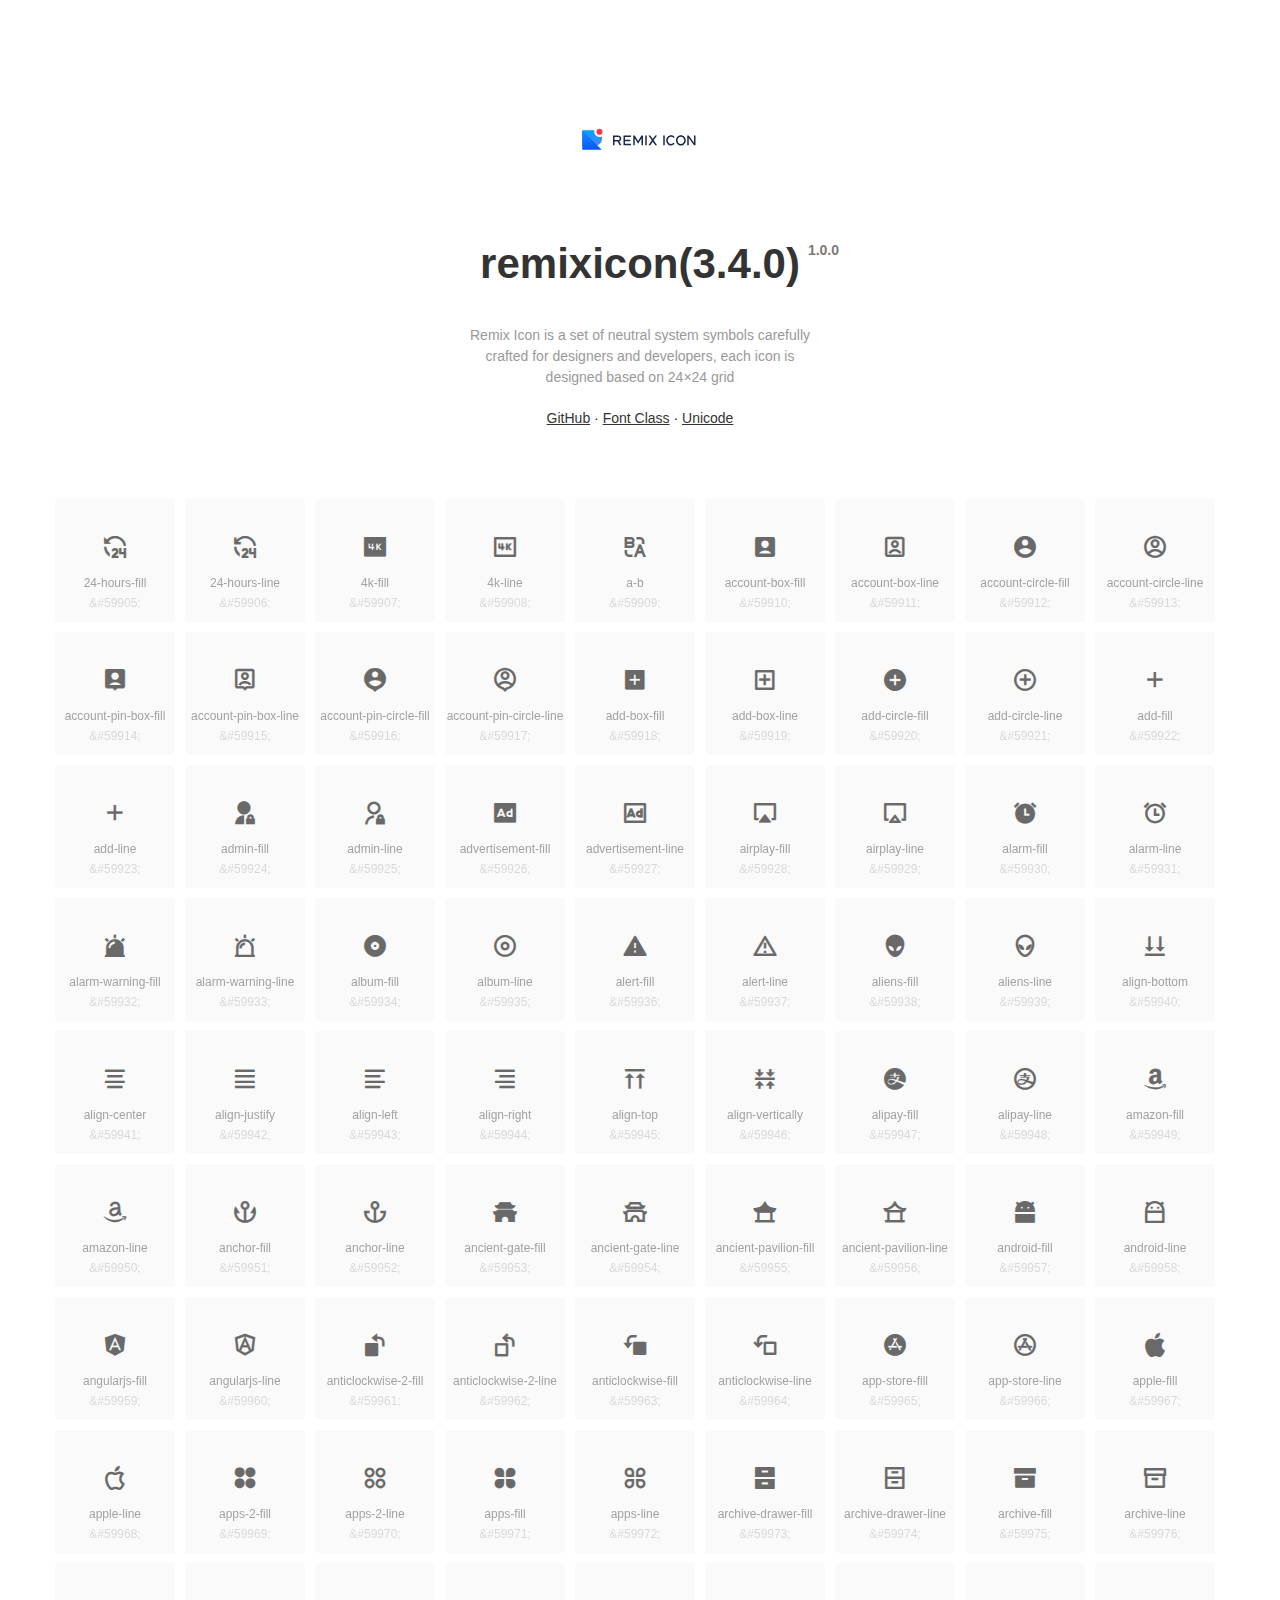
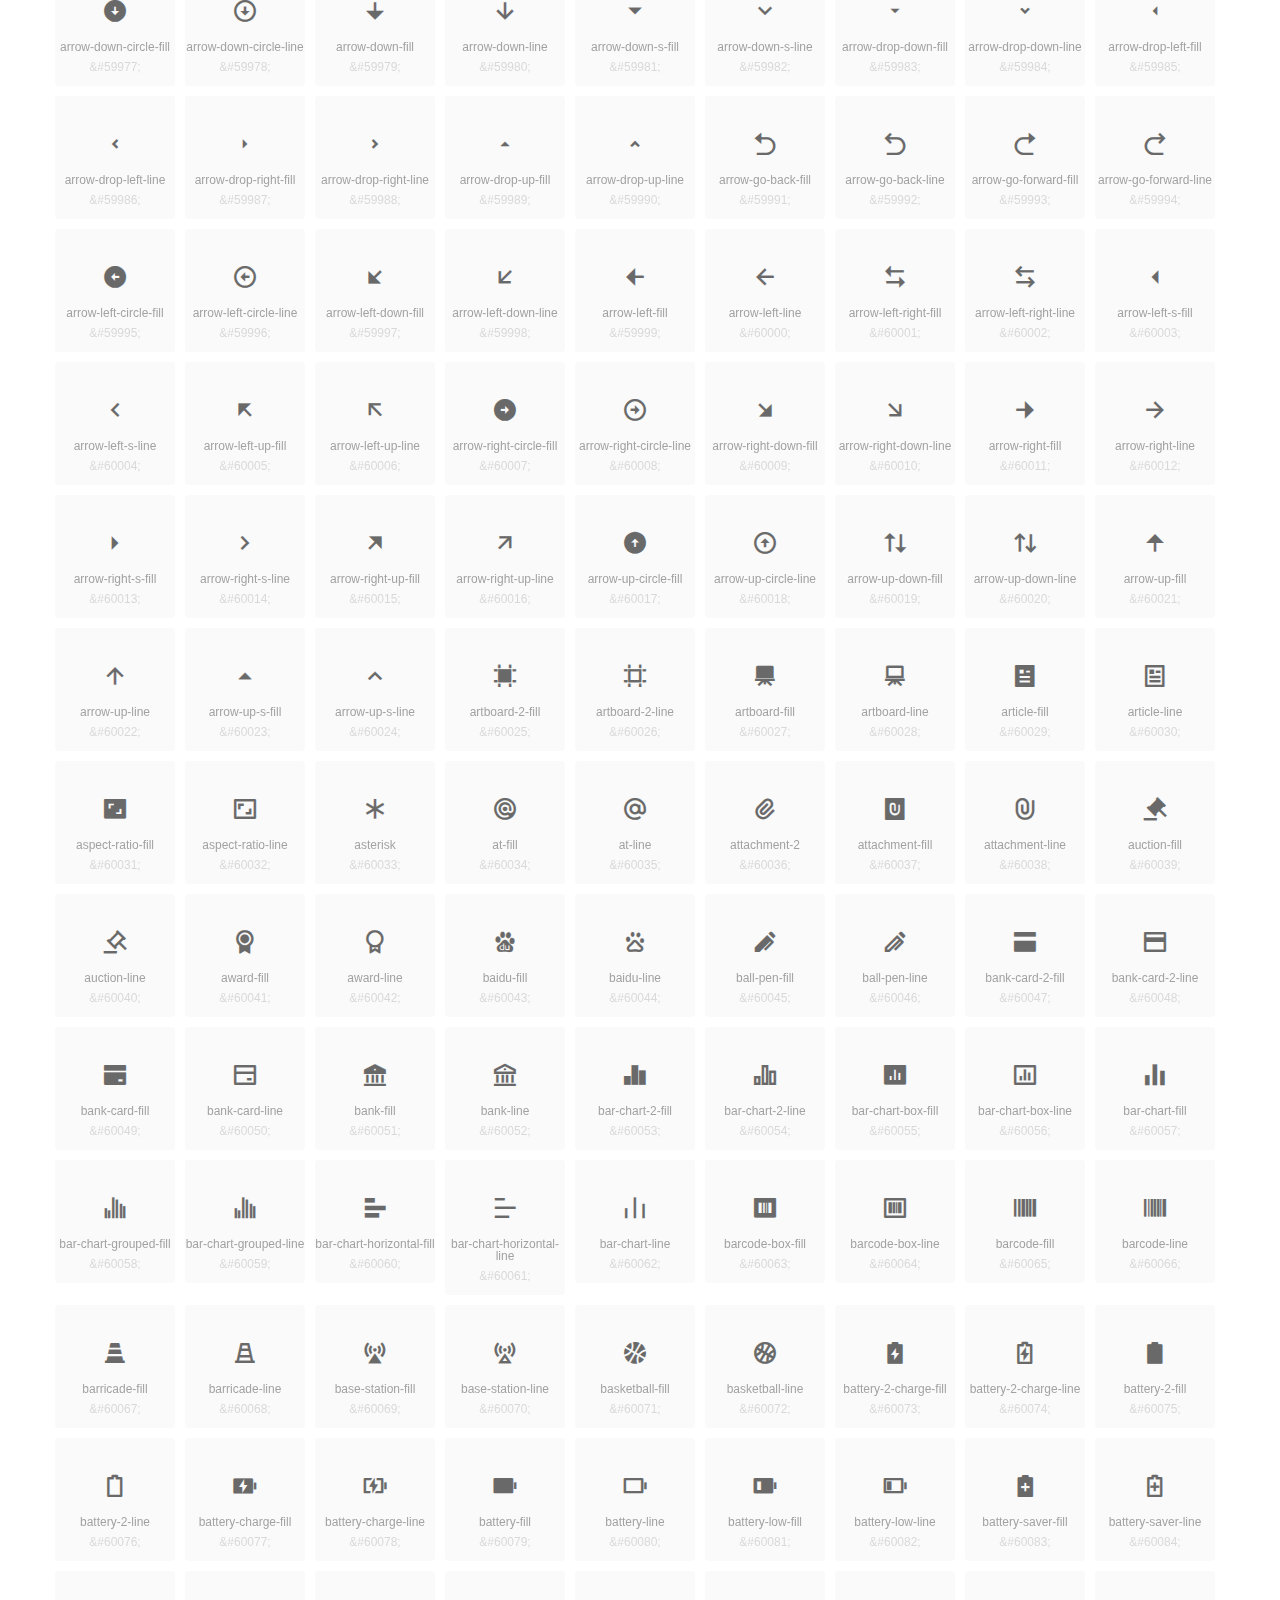
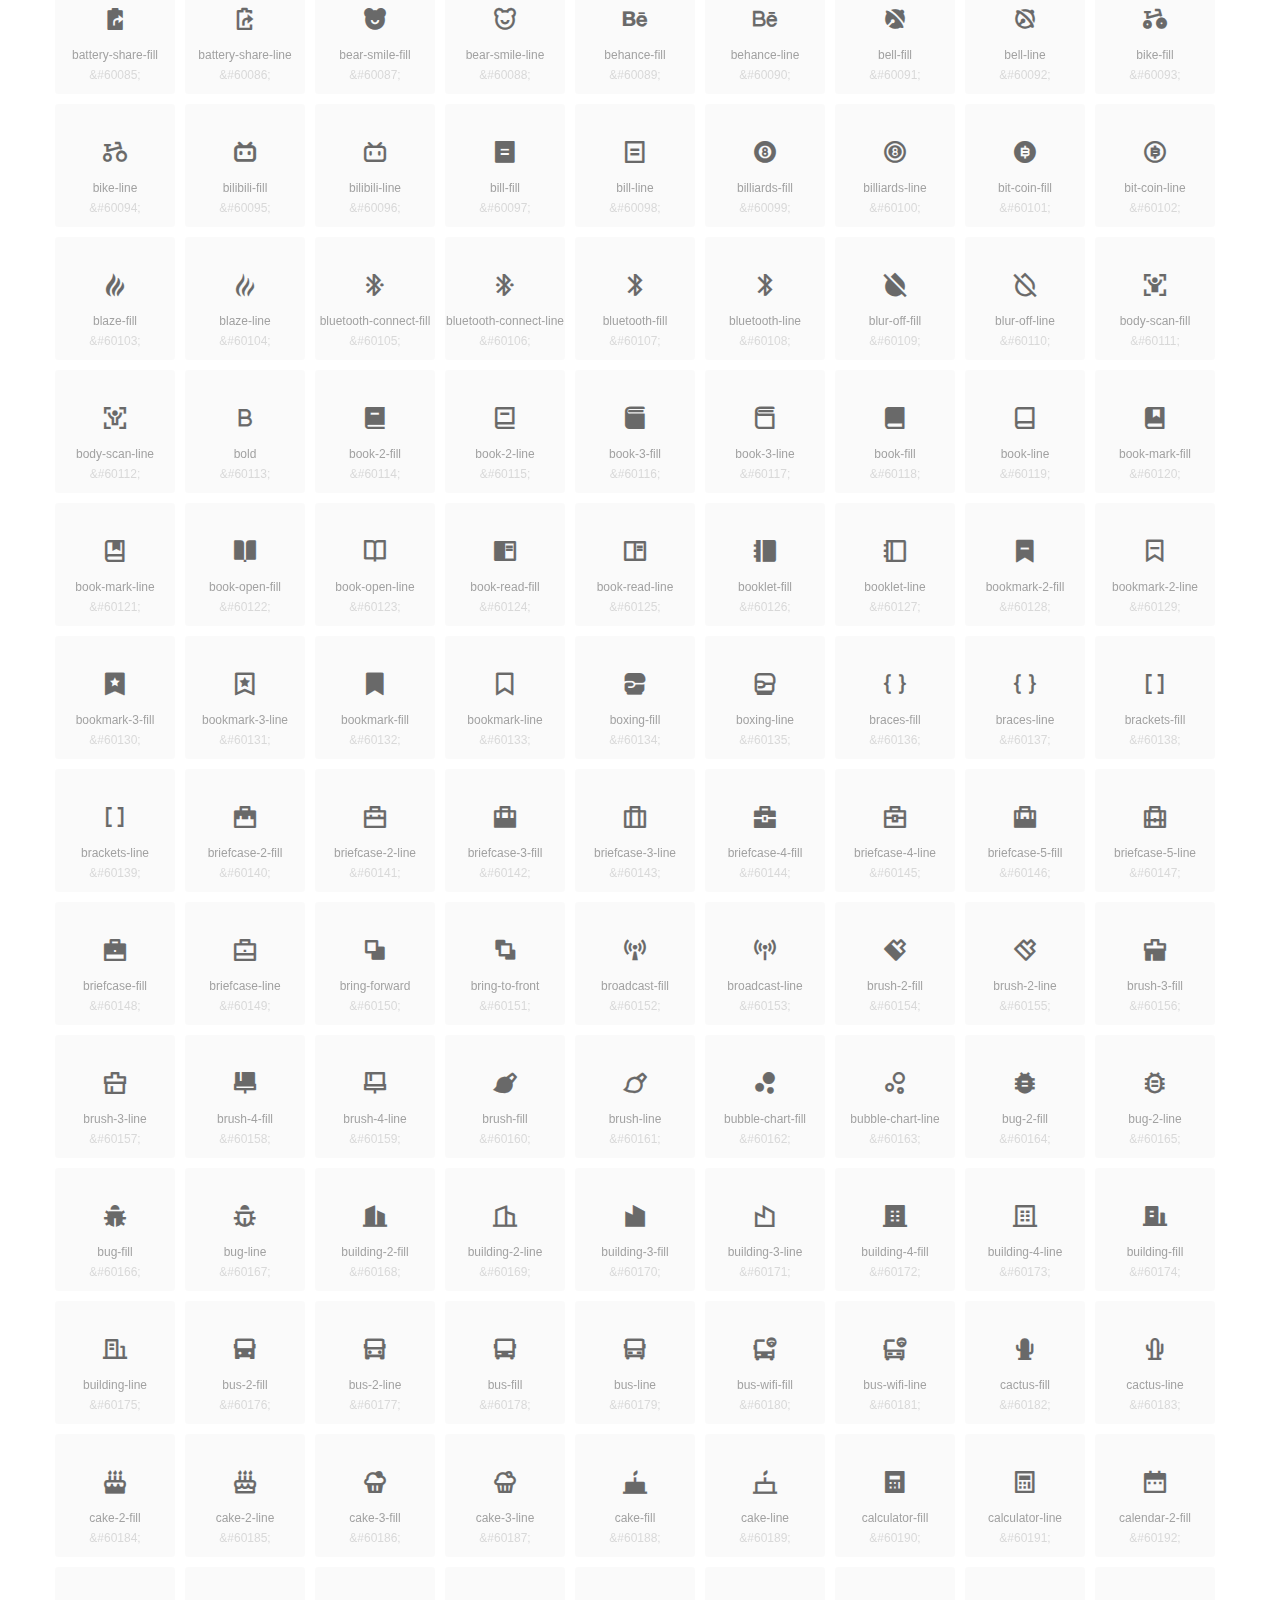
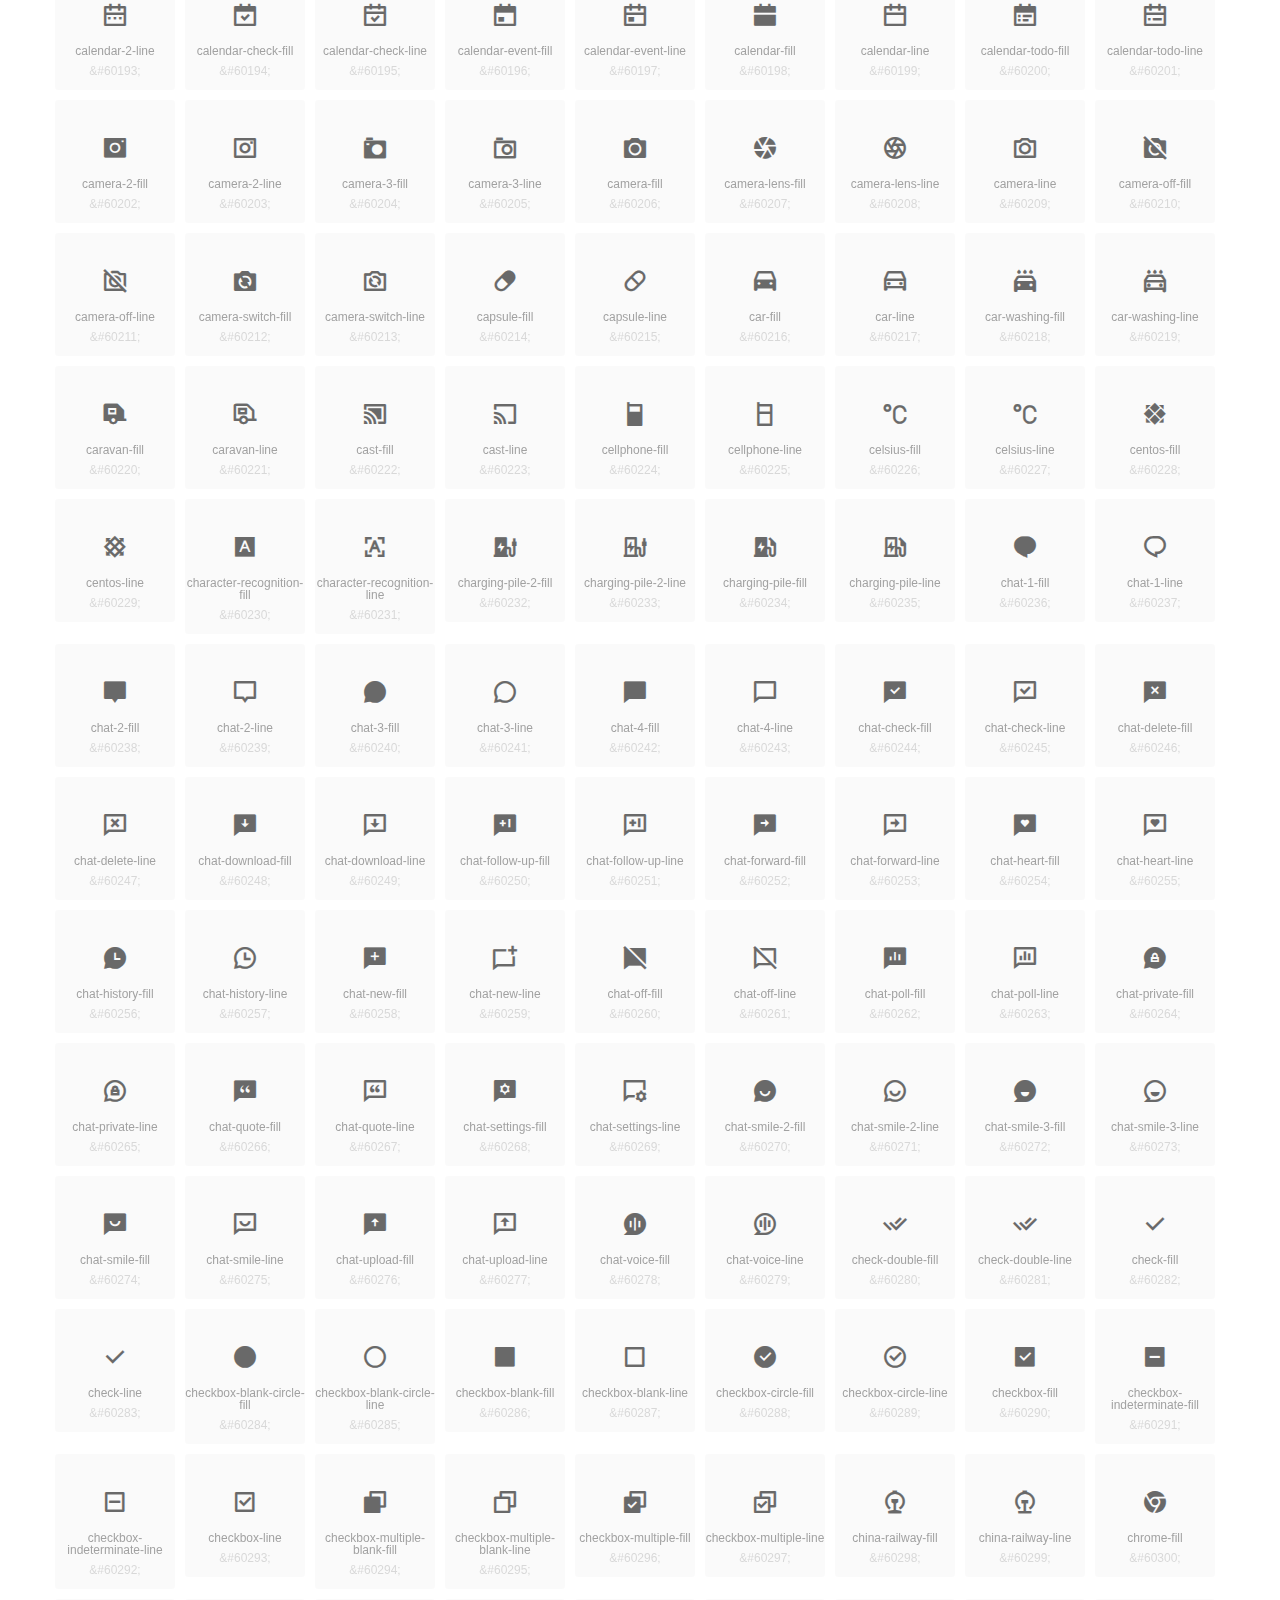
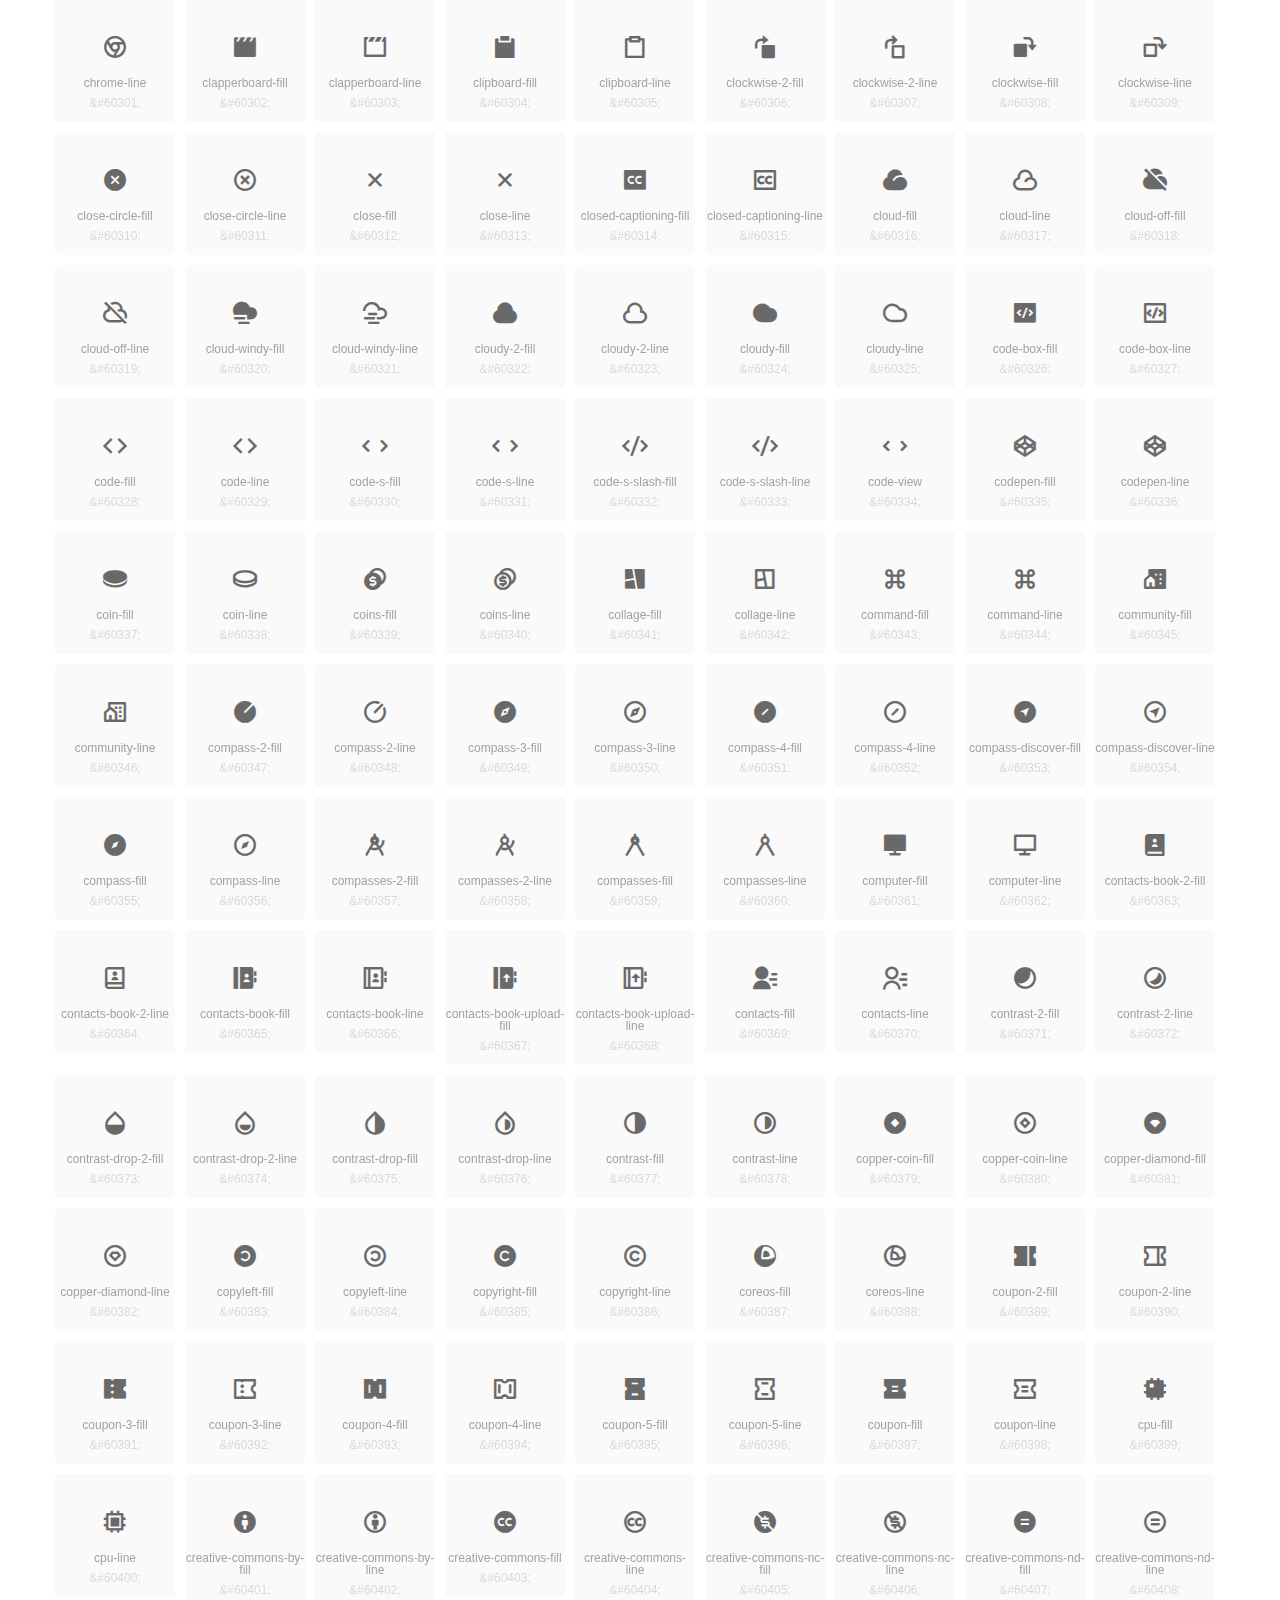
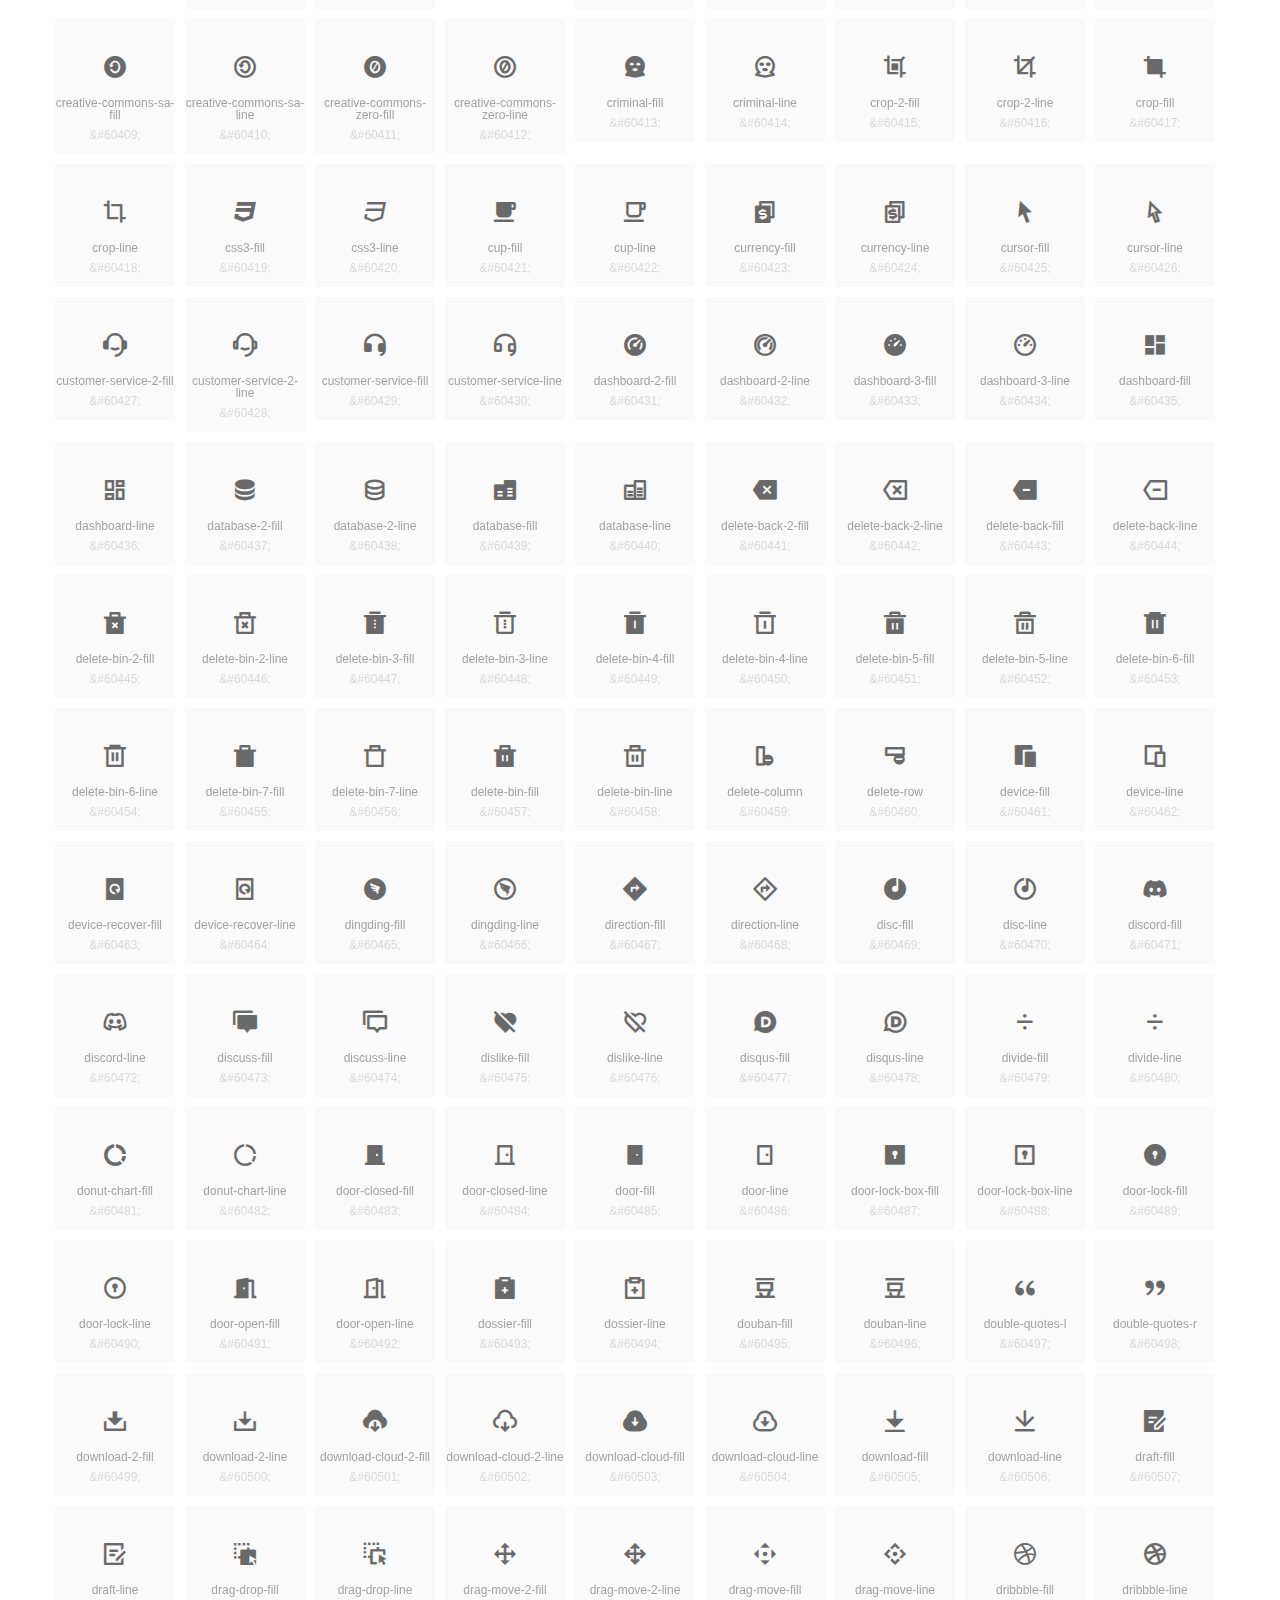
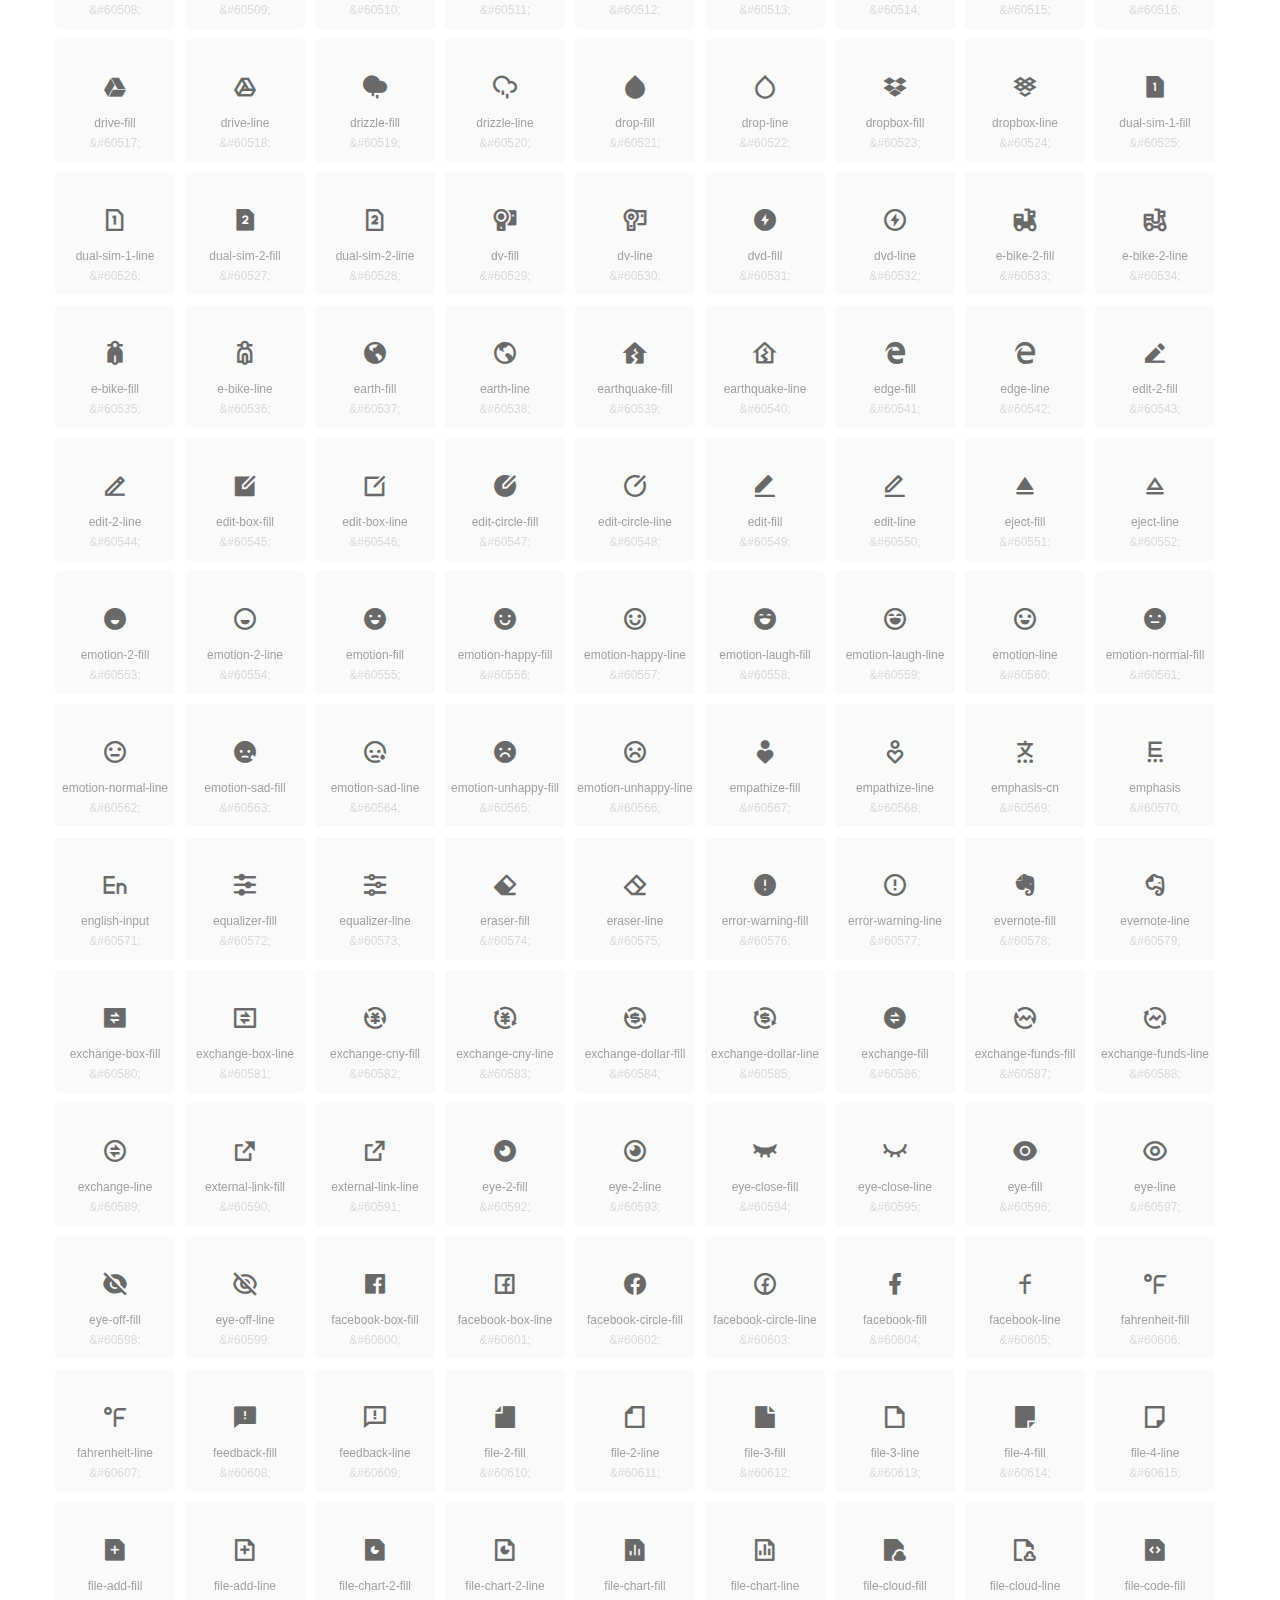
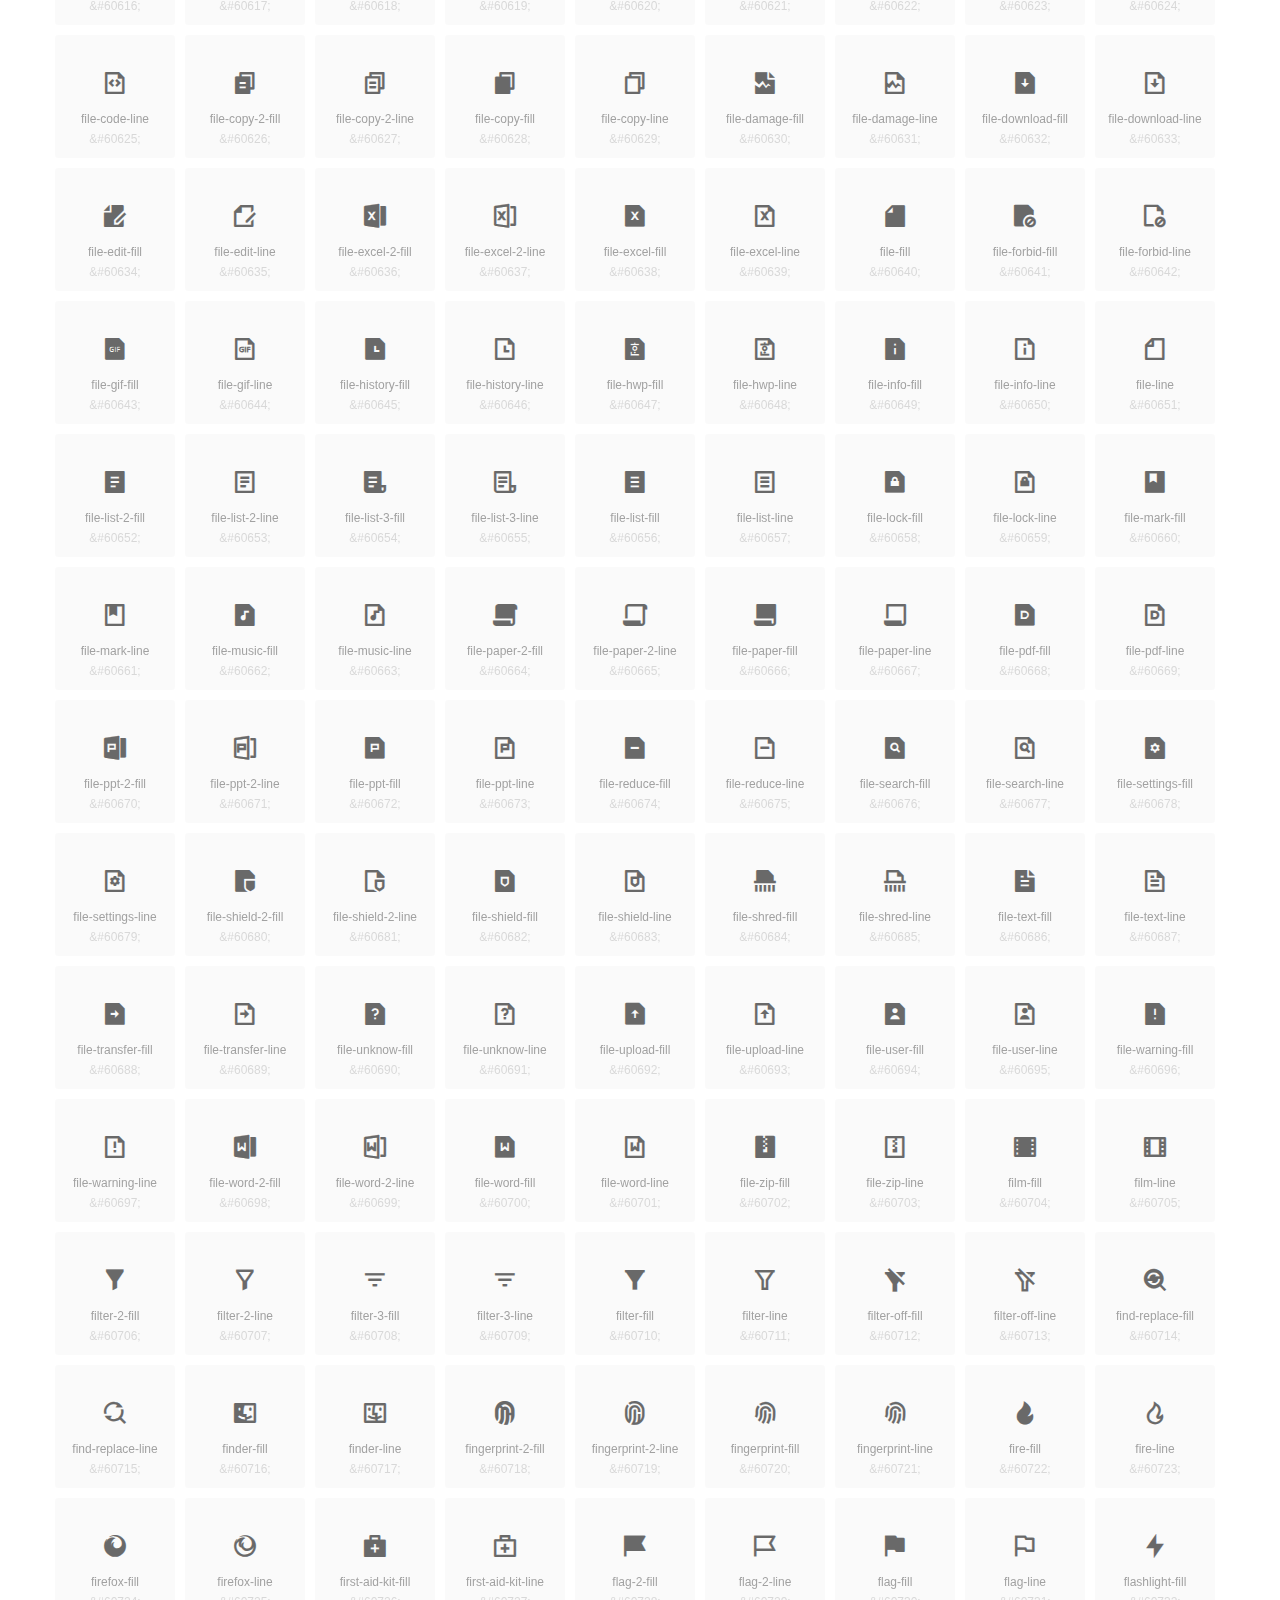
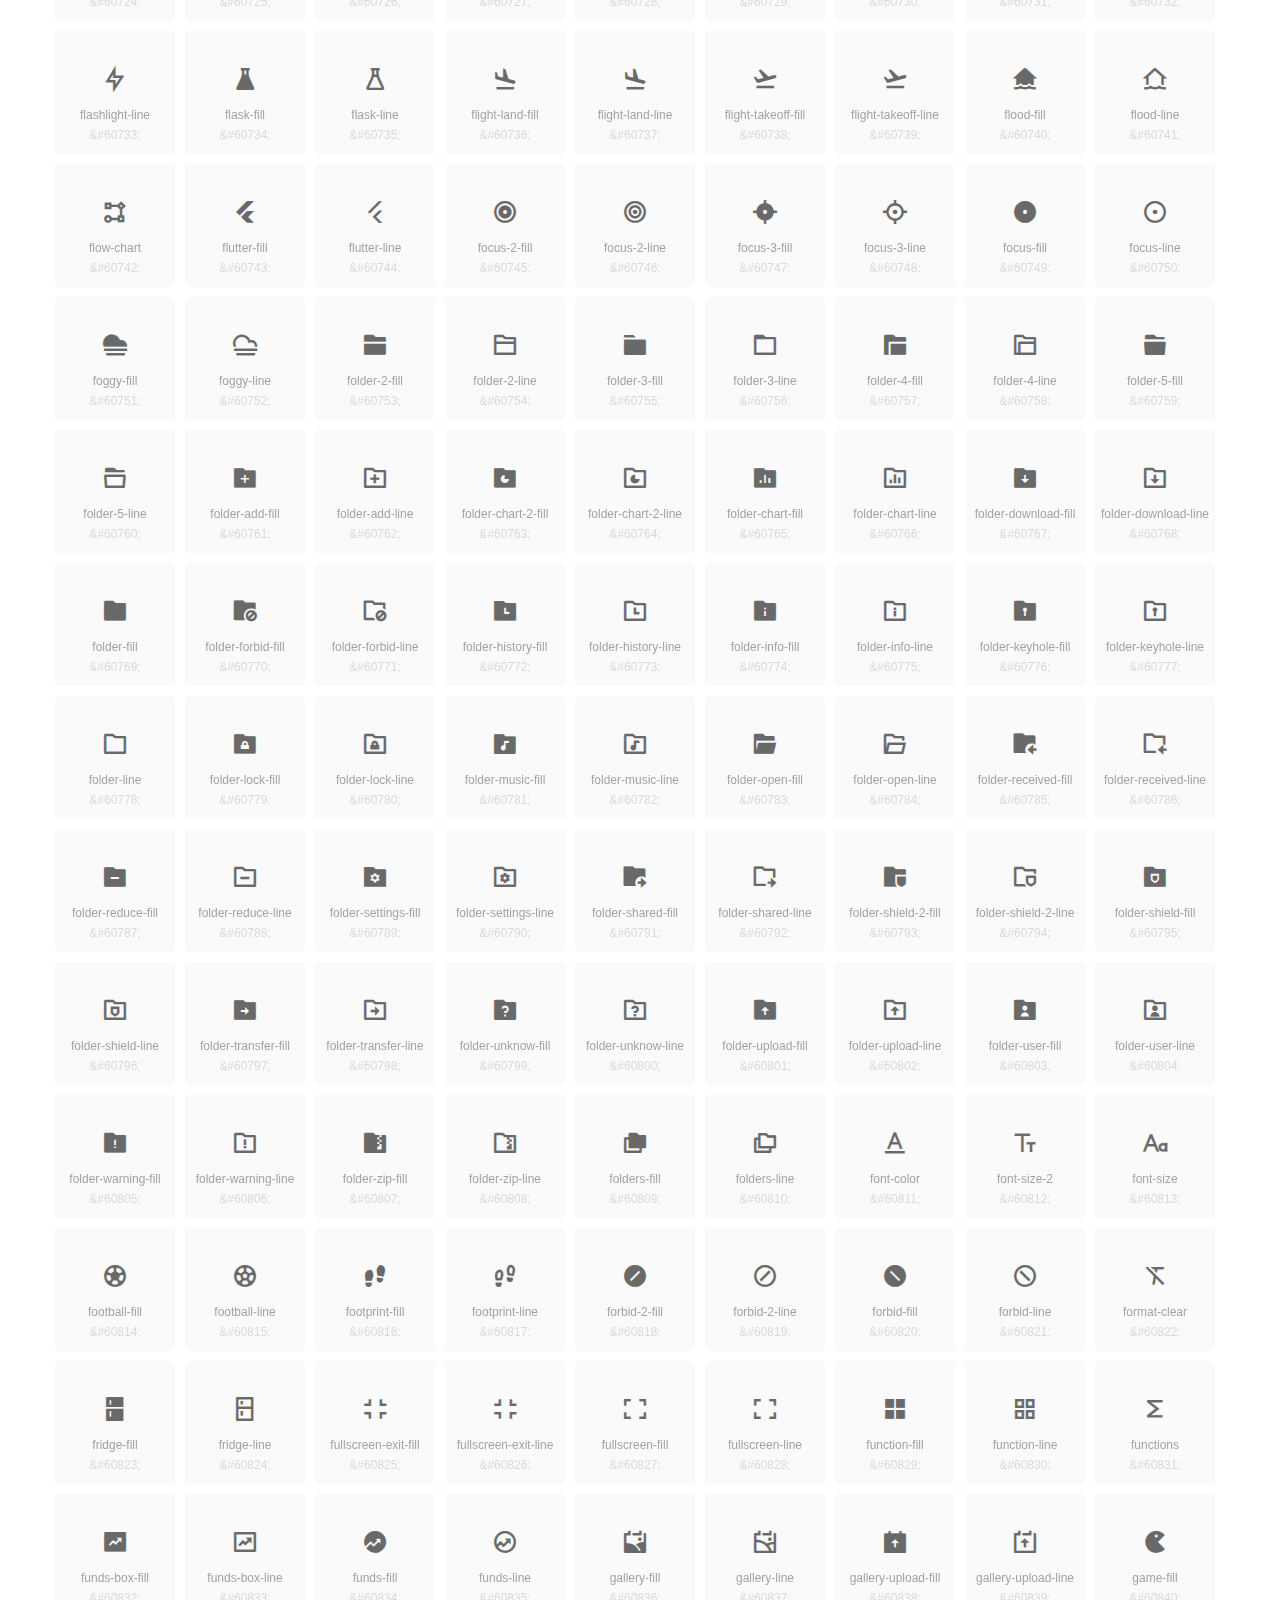
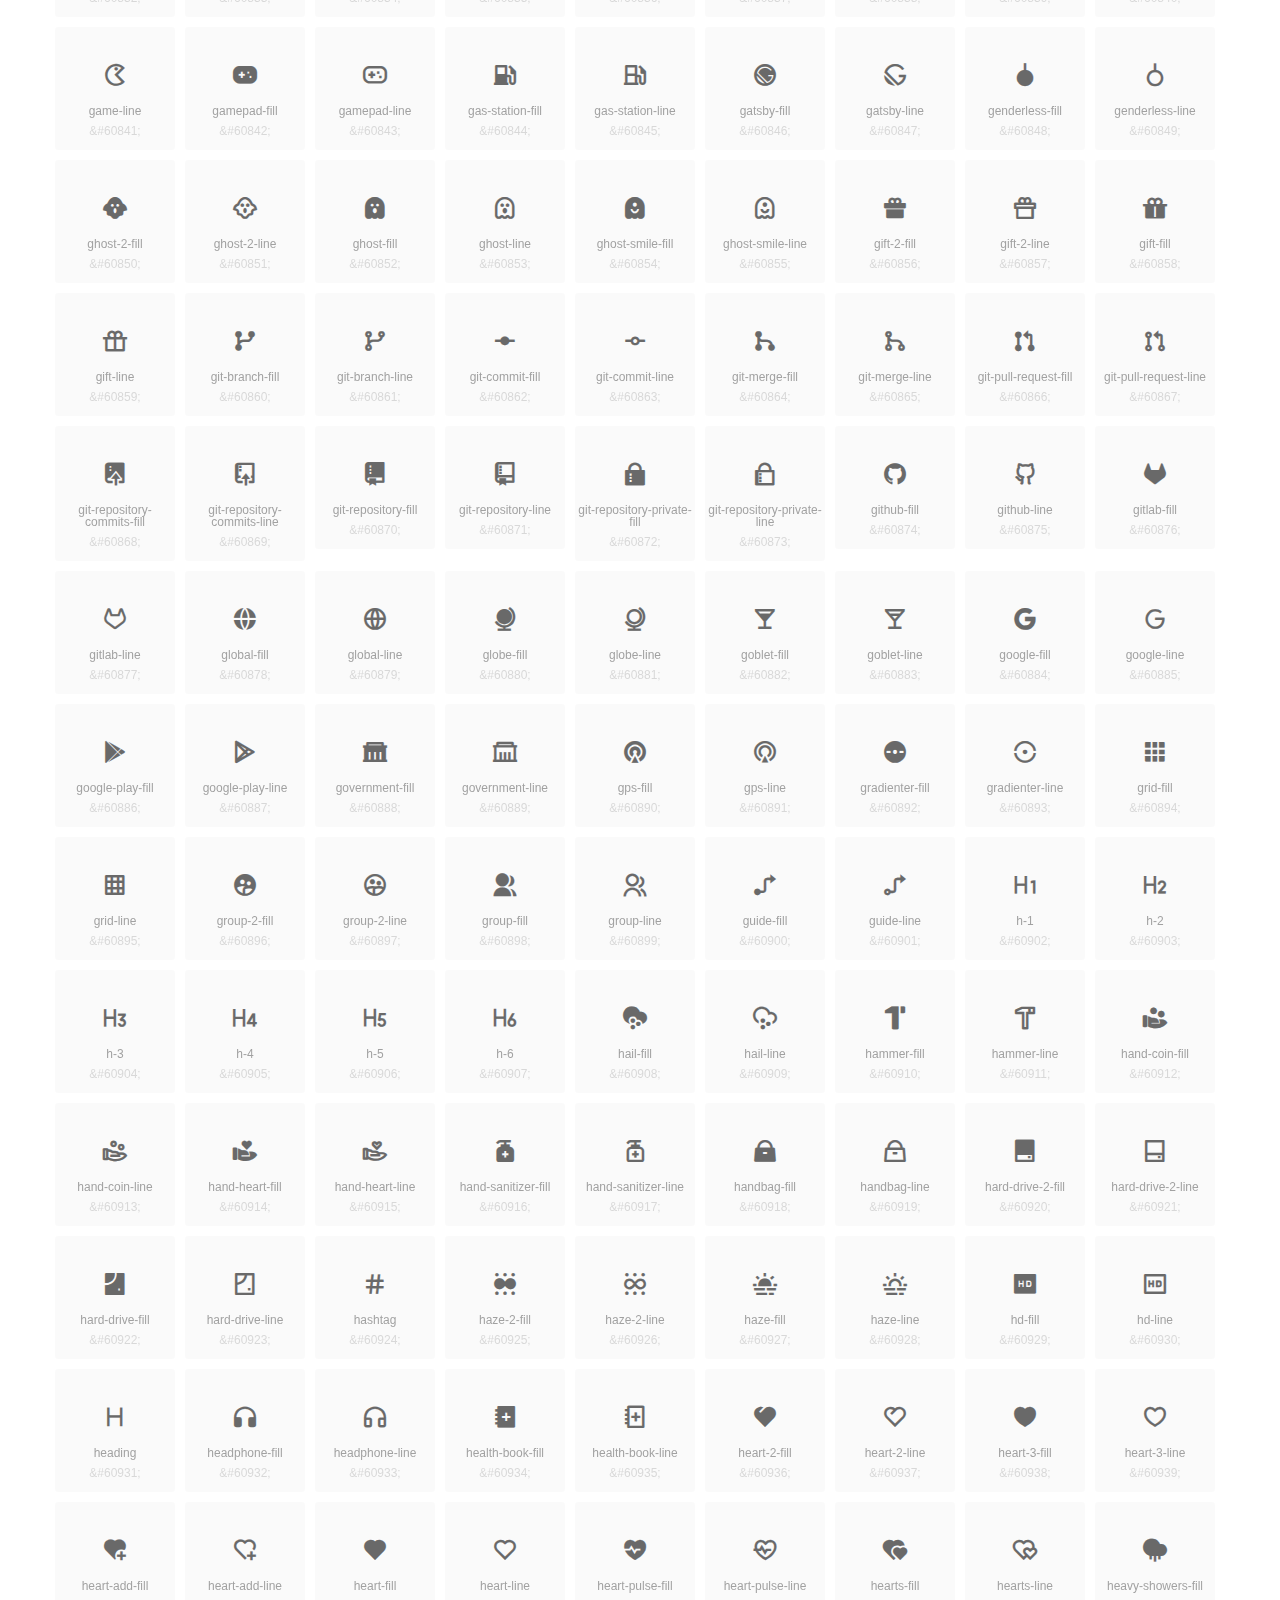
<file: fonts/unicode.html>
<!DOCTYPE html>
<html lang="en">
<head>
  <meta charset="UTF-8">
  <title>remixicon(3.4.0)</title>
  <meta name="viewport" content="width=device-width,minimum-scale=1.0,maximum-scale=1.0,user-scalable=no">
   
  <meta name="description" content="Remix Icon is a set of neutral system symbols carefully crafted for designers and developers, each icon is designed based on 24×24 grid">
   
  <meta name="keywords" content="remixicon,TTF,EOT,WOFF,WOFF2,SVG">
  
  
  
  <style>
    *{margin: 0;padding: 0;list-style: none;}
    body { color: #696969; font: 12px/1.5 tahoma, arial, \5b8b\4f53, sans-serif; }
    a { color: #333; text-decoration: underline; }
    a:hover { color: rgb(9, 73, 209); }
    .header { color: #333; text-align: center; padding: 80px 0 60px 0; min-height: 153px; font-size: 14px; }
    .header .logo svg { height: 120px; width: 120px; }
    .header h1 { font-size: 42px; padding: 26px 0 10px 0; }
    .header sup {font-size: 14px; margin: 8px 0 0 8px; position: absolute; color: #7b7b7b; }
    .info {
      color: #999;
      font-weight: normal;
      max-width: 346px;
      margin: 0 auto;
      padding: 20px 0;
      font-size: 14px;
    }

    .icons { max-width: 1190px; margin: 0 auto; }
    .icons ul { text-align: center; }
    .icons ul li {
      vertical-align: top;
      width: 120px;
      display: inline-block;
      text-align: center;
      background-color: rgba(0,0,0,.02);
      border-radius: 3px;
      padding: 29px 0 10px 0;
      margin-right: 10px;
      margin-top: 10px;
      transition: all 0.6s ease;
    }
    .icons ul li:hover { background-color: rgba(0,0,0,.06); }
    .icons ul li:hover span { color: #3c75e4; opacity: 1; }
    .icons ul li .unicode { color: #8c8c8c; opacity: 0.3; }
    .icons ul li h4 {
      font-weight: normal;
      padding: 10px 0 5px 0;
      display: block;
      color: #8c8c8c;
      font-size: 14px;
      line-height: 12px;
      opacity: 0.8;
    }
    .icons ul li:hover h4 { opacity: 1; }
    .icons ul li svg { width: 24px; height: 24px; }
    .icons ul li:hover { color: #3c75e4; }
    .footer { text-align: center; padding: 10px 0 90px 0; }
    .footer a { text-align: center; padding: 10px 0 90px 0; color: #696969;}
    .footer a:hover { color: #0949d1; }
    .links { text-align: center; padding: 50px 0 0 0; font-size: 14px; }
    
    
    .icons ul .unicode-icon span { display: block; }
    .icons ul .unicode-icon h4 { font-size: 12px; }
    @font-face {
      font-family: "remixicon";
      src: url("remixicon.eot");
      /* IE9*/
      src: url("remixicon.eot#iefix") format("embedded-opentype"),
      /* IE6-IE8 */
      url("remixicon.woff2?1687271883646") format("woff2"),
      url("remixicon.woff?1687271883646") format("woff"),
      /* chrome, firefox */
      url("remixicon.ttf?1687271883646") format("truetype"),
      /* chrome, firefox, opera, Safari, Android, iOS 4.2+*/
      url("remixicon.svg#remixicon?1687271883646") format("svg");
      /* iOS 4.1- */
    }
    .iconfont {
      font-family: "remixicon" !important;
      font-size: 26px;
      font-style: normal;
      -webkit-font-smoothing: antialiased;
      -webkit-text-stroke-width: 0.2px;
      -moz-osx-font-smoothing: grayscale;
    }
    
    
  </style>
  
</head>

<body>
  
  <div class="header">
    
    <div class="logo">
      <a href="./"><svg width="160" height="32" viewBox="0 0 160 32" fill="none" xmlns="http://www.w3.org/2000/svg">
<path d="M121.5 9.80005C123.33 9.80005 124.984 10.5797 126.165 11.8344L124.75 13.2496C123.929 12.3549 122.773 11.8 121.5 11.8C119.029 11.8 117 13.891 117 16.5C117 19.1091 119.029 21.2 121.5 21.2C122.773 21.2 123.929 20.6452 124.75 19.7505L126.165 21.1657C124.984 22.4204 123.33 23.2 121.5 23.2C117.91 23.2 115 20.2004 115 16.5C115 12.7997 117.91 9.80005 121.5 9.80005Z" fill="#1A2947"/>
<path d="M113 10V23H111V10H113Z" fill="#1A2947"/>
<path d="M154 23V9.99988H152L152 19.6019L144.997 9.99988L143 10.0039V23H145L145 13.3969L152 23H154Z" fill="#1A2947"/>
<path d="M68 10V12H60V15.5H67V17.5H60V21H68V23H58V10H68Z" fill="#1A2947"/>
<path d="M82 10L77.4999 17.201L73 10H71V23H73V13.775L77.4999 20.975L82 13.773V23H84V10H82Z" fill="#1A2947"/>
<path d="M89 10V23H87V10H89Z" fill="#1A2947"/>
<path d="M96.9999 14.7565L93.6689 9.99951H91.2279L95.7789 16.4995L91.2289 22.9995H93.6689L96.9999 18.2435L100.33 22.9995H102.772L98.2209 16.4995L102.773 9.99951H100.33L96.9999 14.7565Z" fill="#1A2947"/>
<path fill-rule="evenodd" clip-rule="evenodd" d="M141 16.5C141 12.7997 138.09 9.80005 134.5 9.80005C130.91 9.80005 128 12.7997 128 16.5C128 20.2004 130.91 23.2 134.5 23.2C138.09 23.2 141 20.2004 141 16.5ZM130 16.5C130 13.891 132.029 11.8 134.5 11.8C136.971 11.8 139 13.891 139 16.5C139 19.1091 136.971 21.2 134.5 21.2C132.029 21.2 130 19.1091 130 16.5Z" fill="#1A2947"/>
<path fill-rule="evenodd" clip-rule="evenodd" d="M51 10C53.2091 10 55 11.7909 55 14C55 15.7175 53.9176 17.1821 52.3977 17.749L55.1901 22.999H52.9251L50.267 18H46V23H44V10H51ZM46 11.999V15.999L51 16C52.1046 16 53 15.1046 53 14C53 12.8955 52.1 12 51 12L46 11.999Z" fill="#1A2947"/>
<path fill-rule="evenodd" clip-rule="evenodd" d="M19.2887 3.00389C19.1928 3.0013 19.0965 3 19 3H3V24H19C24.799 24 29.5 19.299 29.5 13.5C29.5 12.7108 29.4129 11.942 29.2479 11.2025C28.2772 11.7119 27.1722 12 26 12C22.134 12 19 8.86599 19 5C19 4.30645 19.1009 3.63646 19.2887 3.00389Z" fill="url(#paint0_linear_960_1054)"/>
<g filter="url(#filter0_b_960_1054)">
<path fill-rule="evenodd" clip-rule="evenodd" d="M3 3L29 29H3V3Z" fill="url(#paint1_linear_960_1054)"/>
</g>
<circle cx="26" cy="5" r="4" fill="url(#paint2_linear_960_1054)"/>
<defs>
<filter id="filter0_b_960_1054" x="-2.43656" y="-2.43656" width="36.8731" height="36.8731" filterUnits="userSpaceOnUse" color-interpolation-filters="sRGB">
<feFlood flood-opacity="0" result="BackgroundImageFix"/>
<feGaussianBlur in="BackgroundImage" stdDeviation="2.71828"/>
<feComposite in2="SourceAlpha" operator="in" result="effect1_backgroundBlur_960_1054"/>
<feBlend mode="normal" in="SourceGraphic" in2="effect1_backgroundBlur_960_1054" result="shape"/>
</filter>
<linearGradient id="paint0_linear_960_1054" x1="3" y1="3" x2="3" y2="24" gradientUnits="userSpaceOnUse">
<stop stop-color="#05A0FA"/>
<stop offset="1" stop-color="#4785FF"/>
</linearGradient>
<linearGradient id="paint1_linear_960_1054" x1="3" y1="3" x2="3" y2="29" gradientUnits="userSpaceOnUse">
<stop stop-color="#1A8CFF"/>
<stop offset="1" stop-color="#0557FA"/>
</linearGradient>
<linearGradient id="paint2_linear_960_1054" x1="22" y1="1" x2="22" y2="9" gradientUnits="userSpaceOnUse">
<stop stop-color="#FF463A"/>
<stop offset="1" stop-color="#FF1F5A"/>
</linearGradient>
</defs>
</svg>
</a>
    </div>
    
    <h1>remixicon(3.4.0)<sup>1.0.0</sup></h1>
    <div class="info">
      Remix Icon is a set of neutral system symbols carefully crafted for designers and developers, each icon is designed based on 24×24 grid
    </div>
    <p>
      
      <a href="https://github.com/Remix-Design/remixicon.git">GitHub</a> · 
      
      <a href="index.html">Font Class</a> · 
      
      <a href="unicode.html">Unicode</a>
      
    </p>
  </div>
  <div class="icons">
    <ul>
      <li class="unicode-icon"><span class="iconfont"></span><h4>24-hours-fill</h4><span class="unicode">&amp;#59905;</span></li><li class="unicode-icon"><span class="iconfont"></span><h4>24-hours-line</h4><span class="unicode">&amp;#59906;</span></li><li class="unicode-icon"><span class="iconfont"></span><h4>4k-fill</h4><span class="unicode">&amp;#59907;</span></li><li class="unicode-icon"><span class="iconfont"></span><h4>4k-line</h4><span class="unicode">&amp;#59908;</span></li><li class="unicode-icon"><span class="iconfont"></span><h4>a-b</h4><span class="unicode">&amp;#59909;</span></li><li class="unicode-icon"><span class="iconfont"></span><h4>account-box-fill</h4><span class="unicode">&amp;#59910;</span></li><li class="unicode-icon"><span class="iconfont"></span><h4>account-box-line</h4><span class="unicode">&amp;#59911;</span></li><li class="unicode-icon"><span class="iconfont"></span><h4>account-circle-fill</h4><span class="unicode">&amp;#59912;</span></li><li class="unicode-icon"><span class="iconfont"></span><h4>account-circle-line</h4><span class="unicode">&amp;#59913;</span></li><li class="unicode-icon"><span class="iconfont"></span><h4>account-pin-box-fill</h4><span class="unicode">&amp;#59914;</span></li><li class="unicode-icon"><span class="iconfont"></span><h4>account-pin-box-line</h4><span class="unicode">&amp;#59915;</span></li><li class="unicode-icon"><span class="iconfont"></span><h4>account-pin-circle-fill</h4><span class="unicode">&amp;#59916;</span></li><li class="unicode-icon"><span class="iconfont"></span><h4>account-pin-circle-line</h4><span class="unicode">&amp;#59917;</span></li><li class="unicode-icon"><span class="iconfont"></span><h4>add-box-fill</h4><span class="unicode">&amp;#59918;</span></li><li class="unicode-icon"><span class="iconfont"></span><h4>add-box-line</h4><span class="unicode">&amp;#59919;</span></li><li class="unicode-icon"><span class="iconfont"></span><h4>add-circle-fill</h4><span class="unicode">&amp;#59920;</span></li><li class="unicode-icon"><span class="iconfont"></span><h4>add-circle-line</h4><span class="unicode">&amp;#59921;</span></li><li class="unicode-icon"><span class="iconfont"></span><h4>add-fill</h4><span class="unicode">&amp;#59922;</span></li><li class="unicode-icon"><span class="iconfont"></span><h4>add-line</h4><span class="unicode">&amp;#59923;</span></li><li class="unicode-icon"><span class="iconfont"></span><h4>admin-fill</h4><span class="unicode">&amp;#59924;</span></li><li class="unicode-icon"><span class="iconfont"></span><h4>admin-line</h4><span class="unicode">&amp;#59925;</span></li><li class="unicode-icon"><span class="iconfont"></span><h4>advertisement-fill</h4><span class="unicode">&amp;#59926;</span></li><li class="unicode-icon"><span class="iconfont"></span><h4>advertisement-line</h4><span class="unicode">&amp;#59927;</span></li><li class="unicode-icon"><span class="iconfont"></span><h4>airplay-fill</h4><span class="unicode">&amp;#59928;</span></li><li class="unicode-icon"><span class="iconfont"></span><h4>airplay-line</h4><span class="unicode">&amp;#59929;</span></li><li class="unicode-icon"><span class="iconfont"></span><h4>alarm-fill</h4><span class="unicode">&amp;#59930;</span></li><li class="unicode-icon"><span class="iconfont"></span><h4>alarm-line</h4><span class="unicode">&amp;#59931;</span></li><li class="unicode-icon"><span class="iconfont"></span><h4>alarm-warning-fill</h4><span class="unicode">&amp;#59932;</span></li><li class="unicode-icon"><span class="iconfont"></span><h4>alarm-warning-line</h4><span class="unicode">&amp;#59933;</span></li><li class="unicode-icon"><span class="iconfont"></span><h4>album-fill</h4><span class="unicode">&amp;#59934;</span></li><li class="unicode-icon"><span class="iconfont"></span><h4>album-line</h4><span class="unicode">&amp;#59935;</span></li><li class="unicode-icon"><span class="iconfont"></span><h4>alert-fill</h4><span class="unicode">&amp;#59936;</span></li><li class="unicode-icon"><span class="iconfont"></span><h4>alert-line</h4><span class="unicode">&amp;#59937;</span></li><li class="unicode-icon"><span class="iconfont"></span><h4>aliens-fill</h4><span class="unicode">&amp;#59938;</span></li><li class="unicode-icon"><span class="iconfont"></span><h4>aliens-line</h4><span class="unicode">&amp;#59939;</span></li><li class="unicode-icon"><span class="iconfont"></span><h4>align-bottom</h4><span class="unicode">&amp;#59940;</span></li><li class="unicode-icon"><span class="iconfont"></span><h4>align-center</h4><span class="unicode">&amp;#59941;</span></li><li class="unicode-icon"><span class="iconfont"></span><h4>align-justify</h4><span class="unicode">&amp;#59942;</span></li><li class="unicode-icon"><span class="iconfont"></span><h4>align-left</h4><span class="unicode">&amp;#59943;</span></li><li class="unicode-icon"><span class="iconfont"></span><h4>align-right</h4><span class="unicode">&amp;#59944;</span></li><li class="unicode-icon"><span class="iconfont"></span><h4>align-top</h4><span class="unicode">&amp;#59945;</span></li><li class="unicode-icon"><span class="iconfont"></span><h4>align-vertically</h4><span class="unicode">&amp;#59946;</span></li><li class="unicode-icon"><span class="iconfont"></span><h4>alipay-fill</h4><span class="unicode">&amp;#59947;</span></li><li class="unicode-icon"><span class="iconfont"></span><h4>alipay-line</h4><span class="unicode">&amp;#59948;</span></li><li class="unicode-icon"><span class="iconfont"></span><h4>amazon-fill</h4><span class="unicode">&amp;#59949;</span></li><li class="unicode-icon"><span class="iconfont"></span><h4>amazon-line</h4><span class="unicode">&amp;#59950;</span></li><li class="unicode-icon"><span class="iconfont"></span><h4>anchor-fill</h4><span class="unicode">&amp;#59951;</span></li><li class="unicode-icon"><span class="iconfont"></span><h4>anchor-line</h4><span class="unicode">&amp;#59952;</span></li><li class="unicode-icon"><span class="iconfont"></span><h4>ancient-gate-fill</h4><span class="unicode">&amp;#59953;</span></li><li class="unicode-icon"><span class="iconfont"></span><h4>ancient-gate-line</h4><span class="unicode">&amp;#59954;</span></li><li class="unicode-icon"><span class="iconfont"></span><h4>ancient-pavilion-fill</h4><span class="unicode">&amp;#59955;</span></li><li class="unicode-icon"><span class="iconfont"></span><h4>ancient-pavilion-line</h4><span class="unicode">&amp;#59956;</span></li><li class="unicode-icon"><span class="iconfont"></span><h4>android-fill</h4><span class="unicode">&amp;#59957;</span></li><li class="unicode-icon"><span class="iconfont"></span><h4>android-line</h4><span class="unicode">&amp;#59958;</span></li><li class="unicode-icon"><span class="iconfont"></span><h4>angularjs-fill</h4><span class="unicode">&amp;#59959;</span></li><li class="unicode-icon"><span class="iconfont"></span><h4>angularjs-line</h4><span class="unicode">&amp;#59960;</span></li><li class="unicode-icon"><span class="iconfont"></span><h4>anticlockwise-2-fill</h4><span class="unicode">&amp;#59961;</span></li><li class="unicode-icon"><span class="iconfont"></span><h4>anticlockwise-2-line</h4><span class="unicode">&amp;#59962;</span></li><li class="unicode-icon"><span class="iconfont"></span><h4>anticlockwise-fill</h4><span class="unicode">&amp;#59963;</span></li><li class="unicode-icon"><span class="iconfont"></span><h4>anticlockwise-line</h4><span class="unicode">&amp;#59964;</span></li><li class="unicode-icon"><span class="iconfont"></span><h4>app-store-fill</h4><span class="unicode">&amp;#59965;</span></li><li class="unicode-icon"><span class="iconfont"></span><h4>app-store-line</h4><span class="unicode">&amp;#59966;</span></li><li class="unicode-icon"><span class="iconfont"></span><h4>apple-fill</h4><span class="unicode">&amp;#59967;</span></li><li class="unicode-icon"><span class="iconfont"></span><h4>apple-line</h4><span class="unicode">&amp;#59968;</span></li><li class="unicode-icon"><span class="iconfont"></span><h4>apps-2-fill</h4><span class="unicode">&amp;#59969;</span></li><li class="unicode-icon"><span class="iconfont"></span><h4>apps-2-line</h4><span class="unicode">&amp;#59970;</span></li><li class="unicode-icon"><span class="iconfont"></span><h4>apps-fill</h4><span class="unicode">&amp;#59971;</span></li><li class="unicode-icon"><span class="iconfont"></span><h4>apps-line</h4><span class="unicode">&amp;#59972;</span></li><li class="unicode-icon"><span class="iconfont"></span><h4>archive-drawer-fill</h4><span class="unicode">&amp;#59973;</span></li><li class="unicode-icon"><span class="iconfont"></span><h4>archive-drawer-line</h4><span class="unicode">&amp;#59974;</span></li><li class="unicode-icon"><span class="iconfont"></span><h4>archive-fill</h4><span class="unicode">&amp;#59975;</span></li><li class="unicode-icon"><span class="iconfont"></span><h4>archive-line</h4><span class="unicode">&amp;#59976;</span></li><li class="unicode-icon"><span class="iconfont"></span><h4>arrow-down-circle-fill</h4><span class="unicode">&amp;#59977;</span></li><li class="unicode-icon"><span class="iconfont"></span><h4>arrow-down-circle-line</h4><span class="unicode">&amp;#59978;</span></li><li class="unicode-icon"><span class="iconfont"></span><h4>arrow-down-fill</h4><span class="unicode">&amp;#59979;</span></li><li class="unicode-icon"><span class="iconfont"></span><h4>arrow-down-line</h4><span class="unicode">&amp;#59980;</span></li><li class="unicode-icon"><span class="iconfont"></span><h4>arrow-down-s-fill</h4><span class="unicode">&amp;#59981;</span></li><li class="unicode-icon"><span class="iconfont"></span><h4>arrow-down-s-line</h4><span class="unicode">&amp;#59982;</span></li><li class="unicode-icon"><span class="iconfont"></span><h4>arrow-drop-down-fill</h4><span class="unicode">&amp;#59983;</span></li><li class="unicode-icon"><span class="iconfont"></span><h4>arrow-drop-down-line</h4><span class="unicode">&amp;#59984;</span></li><li class="unicode-icon"><span class="iconfont"></span><h4>arrow-drop-left-fill</h4><span class="unicode">&amp;#59985;</span></li><li class="unicode-icon"><span class="iconfont"></span><h4>arrow-drop-left-line</h4><span class="unicode">&amp;#59986;</span></li><li class="unicode-icon"><span class="iconfont"></span><h4>arrow-drop-right-fill</h4><span class="unicode">&amp;#59987;</span></li><li class="unicode-icon"><span class="iconfont"></span><h4>arrow-drop-right-line</h4><span class="unicode">&amp;#59988;</span></li><li class="unicode-icon"><span class="iconfont"></span><h4>arrow-drop-up-fill</h4><span class="unicode">&amp;#59989;</span></li><li class="unicode-icon"><span class="iconfont"></span><h4>arrow-drop-up-line</h4><span class="unicode">&amp;#59990;</span></li><li class="unicode-icon"><span class="iconfont"></span><h4>arrow-go-back-fill</h4><span class="unicode">&amp;#59991;</span></li><li class="unicode-icon"><span class="iconfont"></span><h4>arrow-go-back-line</h4><span class="unicode">&amp;#59992;</span></li><li class="unicode-icon"><span class="iconfont"></span><h4>arrow-go-forward-fill</h4><span class="unicode">&amp;#59993;</span></li><li class="unicode-icon"><span class="iconfont"></span><h4>arrow-go-forward-line</h4><span class="unicode">&amp;#59994;</span></li><li class="unicode-icon"><span class="iconfont"></span><h4>arrow-left-circle-fill</h4><span class="unicode">&amp;#59995;</span></li><li class="unicode-icon"><span class="iconfont"></span><h4>arrow-left-circle-line</h4><span class="unicode">&amp;#59996;</span></li><li class="unicode-icon"><span class="iconfont"></span><h4>arrow-left-down-fill</h4><span class="unicode">&amp;#59997;</span></li><li class="unicode-icon"><span class="iconfont"></span><h4>arrow-left-down-line</h4><span class="unicode">&amp;#59998;</span></li><li class="unicode-icon"><span class="iconfont"></span><h4>arrow-left-fill</h4><span class="unicode">&amp;#59999;</span></li><li class="unicode-icon"><span class="iconfont"></span><h4>arrow-left-line</h4><span class="unicode">&amp;#60000;</span></li><li class="unicode-icon"><span class="iconfont"></span><h4>arrow-left-right-fill</h4><span class="unicode">&amp;#60001;</span></li><li class="unicode-icon"><span class="iconfont"></span><h4>arrow-left-right-line</h4><span class="unicode">&amp;#60002;</span></li><li class="unicode-icon"><span class="iconfont"></span><h4>arrow-left-s-fill</h4><span class="unicode">&amp;#60003;</span></li><li class="unicode-icon"><span class="iconfont"></span><h4>arrow-left-s-line</h4><span class="unicode">&amp;#60004;</span></li><li class="unicode-icon"><span class="iconfont"></span><h4>arrow-left-up-fill</h4><span class="unicode">&amp;#60005;</span></li><li class="unicode-icon"><span class="iconfont"></span><h4>arrow-left-up-line</h4><span class="unicode">&amp;#60006;</span></li><li class="unicode-icon"><span class="iconfont"></span><h4>arrow-right-circle-fill</h4><span class="unicode">&amp;#60007;</span></li><li class="unicode-icon"><span class="iconfont"></span><h4>arrow-right-circle-line</h4><span class="unicode">&amp;#60008;</span></li><li class="unicode-icon"><span class="iconfont"></span><h4>arrow-right-down-fill</h4><span class="unicode">&amp;#60009;</span></li><li class="unicode-icon"><span class="iconfont"></span><h4>arrow-right-down-line</h4><span class="unicode">&amp;#60010;</span></li><li class="unicode-icon"><span class="iconfont"></span><h4>arrow-right-fill</h4><span class="unicode">&amp;#60011;</span></li><li class="unicode-icon"><span class="iconfont"></span><h4>arrow-right-line</h4><span class="unicode">&amp;#60012;</span></li><li class="unicode-icon"><span class="iconfont"></span><h4>arrow-right-s-fill</h4><span class="unicode">&amp;#60013;</span></li><li class="unicode-icon"><span class="iconfont"></span><h4>arrow-right-s-line</h4><span class="unicode">&amp;#60014;</span></li><li class="unicode-icon"><span class="iconfont"></span><h4>arrow-right-up-fill</h4><span class="unicode">&amp;#60015;</span></li><li class="unicode-icon"><span class="iconfont"></span><h4>arrow-right-up-line</h4><span class="unicode">&amp;#60016;</span></li><li class="unicode-icon"><span class="iconfont"></span><h4>arrow-up-circle-fill</h4><span class="unicode">&amp;#60017;</span></li><li class="unicode-icon"><span class="iconfont"></span><h4>arrow-up-circle-line</h4><span class="unicode">&amp;#60018;</span></li><li class="unicode-icon"><span class="iconfont"></span><h4>arrow-up-down-fill</h4><span class="unicode">&amp;#60019;</span></li><li class="unicode-icon"><span class="iconfont"></span><h4>arrow-up-down-line</h4><span class="unicode">&amp;#60020;</span></li><li class="unicode-icon"><span class="iconfont"></span><h4>arrow-up-fill</h4><span class="unicode">&amp;#60021;</span></li><li class="unicode-icon"><span class="iconfont"></span><h4>arrow-up-line</h4><span class="unicode">&amp;#60022;</span></li><li class="unicode-icon"><span class="iconfont"></span><h4>arrow-up-s-fill</h4><span class="unicode">&amp;#60023;</span></li><li class="unicode-icon"><span class="iconfont"></span><h4>arrow-up-s-line</h4><span class="unicode">&amp;#60024;</span></li><li class="unicode-icon"><span class="iconfont"></span><h4>artboard-2-fill</h4><span class="unicode">&amp;#60025;</span></li><li class="unicode-icon"><span class="iconfont"></span><h4>artboard-2-line</h4><span class="unicode">&amp;#60026;</span></li><li class="unicode-icon"><span class="iconfont"></span><h4>artboard-fill</h4><span class="unicode">&amp;#60027;</span></li><li class="unicode-icon"><span class="iconfont"></span><h4>artboard-line</h4><span class="unicode">&amp;#60028;</span></li><li class="unicode-icon"><span class="iconfont"></span><h4>article-fill</h4><span class="unicode">&amp;#60029;</span></li><li class="unicode-icon"><span class="iconfont"></span><h4>article-line</h4><span class="unicode">&amp;#60030;</span></li><li class="unicode-icon"><span class="iconfont"></span><h4>aspect-ratio-fill</h4><span class="unicode">&amp;#60031;</span></li><li class="unicode-icon"><span class="iconfont"></span><h4>aspect-ratio-line</h4><span class="unicode">&amp;#60032;</span></li><li class="unicode-icon"><span class="iconfont"></span><h4>asterisk</h4><span class="unicode">&amp;#60033;</span></li><li class="unicode-icon"><span class="iconfont"></span><h4>at-fill</h4><span class="unicode">&amp;#60034;</span></li><li class="unicode-icon"><span class="iconfont"></span><h4>at-line</h4><span class="unicode">&amp;#60035;</span></li><li class="unicode-icon"><span class="iconfont"></span><h4>attachment-2</h4><span class="unicode">&amp;#60036;</span></li><li class="unicode-icon"><span class="iconfont"></span><h4>attachment-fill</h4><span class="unicode">&amp;#60037;</span></li><li class="unicode-icon"><span class="iconfont"></span><h4>attachment-line</h4><span class="unicode">&amp;#60038;</span></li><li class="unicode-icon"><span class="iconfont"></span><h4>auction-fill</h4><span class="unicode">&amp;#60039;</span></li><li class="unicode-icon"><span class="iconfont"></span><h4>auction-line</h4><span class="unicode">&amp;#60040;</span></li><li class="unicode-icon"><span class="iconfont"></span><h4>award-fill</h4><span class="unicode">&amp;#60041;</span></li><li class="unicode-icon"><span class="iconfont"></span><h4>award-line</h4><span class="unicode">&amp;#60042;</span></li><li class="unicode-icon"><span class="iconfont"></span><h4>baidu-fill</h4><span class="unicode">&amp;#60043;</span></li><li class="unicode-icon"><span class="iconfont"></span><h4>baidu-line</h4><span class="unicode">&amp;#60044;</span></li><li class="unicode-icon"><span class="iconfont"></span><h4>ball-pen-fill</h4><span class="unicode">&amp;#60045;</span></li><li class="unicode-icon"><span class="iconfont"></span><h4>ball-pen-line</h4><span class="unicode">&amp;#60046;</span></li><li class="unicode-icon"><span class="iconfont"></span><h4>bank-card-2-fill</h4><span class="unicode">&amp;#60047;</span></li><li class="unicode-icon"><span class="iconfont"></span><h4>bank-card-2-line</h4><span class="unicode">&amp;#60048;</span></li><li class="unicode-icon"><span class="iconfont"></span><h4>bank-card-fill</h4><span class="unicode">&amp;#60049;</span></li><li class="unicode-icon"><span class="iconfont"></span><h4>bank-card-line</h4><span class="unicode">&amp;#60050;</span></li><li class="unicode-icon"><span class="iconfont"></span><h4>bank-fill</h4><span class="unicode">&amp;#60051;</span></li><li class="unicode-icon"><span class="iconfont"></span><h4>bank-line</h4><span class="unicode">&amp;#60052;</span></li><li class="unicode-icon"><span class="iconfont"></span><h4>bar-chart-2-fill</h4><span class="unicode">&amp;#60053;</span></li><li class="unicode-icon"><span class="iconfont"></span><h4>bar-chart-2-line</h4><span class="unicode">&amp;#60054;</span></li><li class="unicode-icon"><span class="iconfont"></span><h4>bar-chart-box-fill</h4><span class="unicode">&amp;#60055;</span></li><li class="unicode-icon"><span class="iconfont"></span><h4>bar-chart-box-line</h4><span class="unicode">&amp;#60056;</span></li><li class="unicode-icon"><span class="iconfont"></span><h4>bar-chart-fill</h4><span class="unicode">&amp;#60057;</span></li><li class="unicode-icon"><span class="iconfont"></span><h4>bar-chart-grouped-fill</h4><span class="unicode">&amp;#60058;</span></li><li class="unicode-icon"><span class="iconfont"></span><h4>bar-chart-grouped-line</h4><span class="unicode">&amp;#60059;</span></li><li class="unicode-icon"><span class="iconfont"></span><h4>bar-chart-horizontal-fill</h4><span class="unicode">&amp;#60060;</span></li><li class="unicode-icon"><span class="iconfont"></span><h4>bar-chart-horizontal-line</h4><span class="unicode">&amp;#60061;</span></li><li class="unicode-icon"><span class="iconfont"></span><h4>bar-chart-line</h4><span class="unicode">&amp;#60062;</span></li><li class="unicode-icon"><span class="iconfont"></span><h4>barcode-box-fill</h4><span class="unicode">&amp;#60063;</span></li><li class="unicode-icon"><span class="iconfont"></span><h4>barcode-box-line</h4><span class="unicode">&amp;#60064;</span></li><li class="unicode-icon"><span class="iconfont"></span><h4>barcode-fill</h4><span class="unicode">&amp;#60065;</span></li><li class="unicode-icon"><span class="iconfont"></span><h4>barcode-line</h4><span class="unicode">&amp;#60066;</span></li><li class="unicode-icon"><span class="iconfont"></span><h4>barricade-fill</h4><span class="unicode">&amp;#60067;</span></li><li class="unicode-icon"><span class="iconfont"></span><h4>barricade-line</h4><span class="unicode">&amp;#60068;</span></li><li class="unicode-icon"><span class="iconfont"></span><h4>base-station-fill</h4><span class="unicode">&amp;#60069;</span></li><li class="unicode-icon"><span class="iconfont"></span><h4>base-station-line</h4><span class="unicode">&amp;#60070;</span></li><li class="unicode-icon"><span class="iconfont"></span><h4>basketball-fill</h4><span class="unicode">&amp;#60071;</span></li><li class="unicode-icon"><span class="iconfont"></span><h4>basketball-line</h4><span class="unicode">&amp;#60072;</span></li><li class="unicode-icon"><span class="iconfont"></span><h4>battery-2-charge-fill</h4><span class="unicode">&amp;#60073;</span></li><li class="unicode-icon"><span class="iconfont"></span><h4>battery-2-charge-line</h4><span class="unicode">&amp;#60074;</span></li><li class="unicode-icon"><span class="iconfont"></span><h4>battery-2-fill</h4><span class="unicode">&amp;#60075;</span></li><li class="unicode-icon"><span class="iconfont"></span><h4>battery-2-line</h4><span class="unicode">&amp;#60076;</span></li><li class="unicode-icon"><span class="iconfont"></span><h4>battery-charge-fill</h4><span class="unicode">&amp;#60077;</span></li><li class="unicode-icon"><span class="iconfont"></span><h4>battery-charge-line</h4><span class="unicode">&amp;#60078;</span></li><li class="unicode-icon"><span class="iconfont"></span><h4>battery-fill</h4><span class="unicode">&amp;#60079;</span></li><li class="unicode-icon"><span class="iconfont"></span><h4>battery-line</h4><span class="unicode">&amp;#60080;</span></li><li class="unicode-icon"><span class="iconfont"></span><h4>battery-low-fill</h4><span class="unicode">&amp;#60081;</span></li><li class="unicode-icon"><span class="iconfont"></span><h4>battery-low-line</h4><span class="unicode">&amp;#60082;</span></li><li class="unicode-icon"><span class="iconfont"></span><h4>battery-saver-fill</h4><span class="unicode">&amp;#60083;</span></li><li class="unicode-icon"><span class="iconfont"></span><h4>battery-saver-line</h4><span class="unicode">&amp;#60084;</span></li><li class="unicode-icon"><span class="iconfont"></span><h4>battery-share-fill</h4><span class="unicode">&amp;#60085;</span></li><li class="unicode-icon"><span class="iconfont"></span><h4>battery-share-line</h4><span class="unicode">&amp;#60086;</span></li><li class="unicode-icon"><span class="iconfont"></span><h4>bear-smile-fill</h4><span class="unicode">&amp;#60087;</span></li><li class="unicode-icon"><span class="iconfont"></span><h4>bear-smile-line</h4><span class="unicode">&amp;#60088;</span></li><li class="unicode-icon"><span class="iconfont"></span><h4>behance-fill</h4><span class="unicode">&amp;#60089;</span></li><li class="unicode-icon"><span class="iconfont"></span><h4>behance-line</h4><span class="unicode">&amp;#60090;</span></li><li class="unicode-icon"><span class="iconfont"></span><h4>bell-fill</h4><span class="unicode">&amp;#60091;</span></li><li class="unicode-icon"><span class="iconfont"></span><h4>bell-line</h4><span class="unicode">&amp;#60092;</span></li><li class="unicode-icon"><span class="iconfont"></span><h4>bike-fill</h4><span class="unicode">&amp;#60093;</span></li><li class="unicode-icon"><span class="iconfont"></span><h4>bike-line</h4><span class="unicode">&amp;#60094;</span></li><li class="unicode-icon"><span class="iconfont"></span><h4>bilibili-fill</h4><span class="unicode">&amp;#60095;</span></li><li class="unicode-icon"><span class="iconfont"></span><h4>bilibili-line</h4><span class="unicode">&amp;#60096;</span></li><li class="unicode-icon"><span class="iconfont"></span><h4>bill-fill</h4><span class="unicode">&amp;#60097;</span></li><li class="unicode-icon"><span class="iconfont"></span><h4>bill-line</h4><span class="unicode">&amp;#60098;</span></li><li class="unicode-icon"><span class="iconfont"></span><h4>billiards-fill</h4><span class="unicode">&amp;#60099;</span></li><li class="unicode-icon"><span class="iconfont"></span><h4>billiards-line</h4><span class="unicode">&amp;#60100;</span></li><li class="unicode-icon"><span class="iconfont"></span><h4>bit-coin-fill</h4><span class="unicode">&amp;#60101;</span></li><li class="unicode-icon"><span class="iconfont"></span><h4>bit-coin-line</h4><span class="unicode">&amp;#60102;</span></li><li class="unicode-icon"><span class="iconfont"></span><h4>blaze-fill</h4><span class="unicode">&amp;#60103;</span></li><li class="unicode-icon"><span class="iconfont"></span><h4>blaze-line</h4><span class="unicode">&amp;#60104;</span></li><li class="unicode-icon"><span class="iconfont"></span><h4>bluetooth-connect-fill</h4><span class="unicode">&amp;#60105;</span></li><li class="unicode-icon"><span class="iconfont"></span><h4>bluetooth-connect-line</h4><span class="unicode">&amp;#60106;</span></li><li class="unicode-icon"><span class="iconfont"></span><h4>bluetooth-fill</h4><span class="unicode">&amp;#60107;</span></li><li class="unicode-icon"><span class="iconfont"></span><h4>bluetooth-line</h4><span class="unicode">&amp;#60108;</span></li><li class="unicode-icon"><span class="iconfont"></span><h4>blur-off-fill</h4><span class="unicode">&amp;#60109;</span></li><li class="unicode-icon"><span class="iconfont"></span><h4>blur-off-line</h4><span class="unicode">&amp;#60110;</span></li><li class="unicode-icon"><span class="iconfont"></span><h4>body-scan-fill</h4><span class="unicode">&amp;#60111;</span></li><li class="unicode-icon"><span class="iconfont"></span><h4>body-scan-line</h4><span class="unicode">&amp;#60112;</span></li><li class="unicode-icon"><span class="iconfont"></span><h4>bold</h4><span class="unicode">&amp;#60113;</span></li><li class="unicode-icon"><span class="iconfont"></span><h4>book-2-fill</h4><span class="unicode">&amp;#60114;</span></li><li class="unicode-icon"><span class="iconfont"></span><h4>book-2-line</h4><span class="unicode">&amp;#60115;</span></li><li class="unicode-icon"><span class="iconfont"></span><h4>book-3-fill</h4><span class="unicode">&amp;#60116;</span></li><li class="unicode-icon"><span class="iconfont"></span><h4>book-3-line</h4><span class="unicode">&amp;#60117;</span></li><li class="unicode-icon"><span class="iconfont"></span><h4>book-fill</h4><span class="unicode">&amp;#60118;</span></li><li class="unicode-icon"><span class="iconfont"></span><h4>book-line</h4><span class="unicode">&amp;#60119;</span></li><li class="unicode-icon"><span class="iconfont"></span><h4>book-mark-fill</h4><span class="unicode">&amp;#60120;</span></li><li class="unicode-icon"><span class="iconfont"></span><h4>book-mark-line</h4><span class="unicode">&amp;#60121;</span></li><li class="unicode-icon"><span class="iconfont"></span><h4>book-open-fill</h4><span class="unicode">&amp;#60122;</span></li><li class="unicode-icon"><span class="iconfont"></span><h4>book-open-line</h4><span class="unicode">&amp;#60123;</span></li><li class="unicode-icon"><span class="iconfont"></span><h4>book-read-fill</h4><span class="unicode">&amp;#60124;</span></li><li class="unicode-icon"><span class="iconfont"></span><h4>book-read-line</h4><span class="unicode">&amp;#60125;</span></li><li class="unicode-icon"><span class="iconfont"></span><h4>booklet-fill</h4><span class="unicode">&amp;#60126;</span></li><li class="unicode-icon"><span class="iconfont"></span><h4>booklet-line</h4><span class="unicode">&amp;#60127;</span></li><li class="unicode-icon"><span class="iconfont"></span><h4>bookmark-2-fill</h4><span class="unicode">&amp;#60128;</span></li><li class="unicode-icon"><span class="iconfont"></span><h4>bookmark-2-line</h4><span class="unicode">&amp;#60129;</span></li><li class="unicode-icon"><span class="iconfont"></span><h4>bookmark-3-fill</h4><span class="unicode">&amp;#60130;</span></li><li class="unicode-icon"><span class="iconfont"></span><h4>bookmark-3-line</h4><span class="unicode">&amp;#60131;</span></li><li class="unicode-icon"><span class="iconfont"></span><h4>bookmark-fill</h4><span class="unicode">&amp;#60132;</span></li><li class="unicode-icon"><span class="iconfont"></span><h4>bookmark-line</h4><span class="unicode">&amp;#60133;</span></li><li class="unicode-icon"><span class="iconfont"></span><h4>boxing-fill</h4><span class="unicode">&amp;#60134;</span></li><li class="unicode-icon"><span class="iconfont"></span><h4>boxing-line</h4><span class="unicode">&amp;#60135;</span></li><li class="unicode-icon"><span class="iconfont"></span><h4>braces-fill</h4><span class="unicode">&amp;#60136;</span></li><li class="unicode-icon"><span class="iconfont"></span><h4>braces-line</h4><span class="unicode">&amp;#60137;</span></li><li class="unicode-icon"><span class="iconfont"></span><h4>brackets-fill</h4><span class="unicode">&amp;#60138;</span></li><li class="unicode-icon"><span class="iconfont"></span><h4>brackets-line</h4><span class="unicode">&amp;#60139;</span></li><li class="unicode-icon"><span class="iconfont"></span><h4>briefcase-2-fill</h4><span class="unicode">&amp;#60140;</span></li><li class="unicode-icon"><span class="iconfont"></span><h4>briefcase-2-line</h4><span class="unicode">&amp;#60141;</span></li><li class="unicode-icon"><span class="iconfont"></span><h4>briefcase-3-fill</h4><span class="unicode">&amp;#60142;</span></li><li class="unicode-icon"><span class="iconfont"></span><h4>briefcase-3-line</h4><span class="unicode">&amp;#60143;</span></li><li class="unicode-icon"><span class="iconfont"></span><h4>briefcase-4-fill</h4><span class="unicode">&amp;#60144;</span></li><li class="unicode-icon"><span class="iconfont"></span><h4>briefcase-4-line</h4><span class="unicode">&amp;#60145;</span></li><li class="unicode-icon"><span class="iconfont"></span><h4>briefcase-5-fill</h4><span class="unicode">&amp;#60146;</span></li><li class="unicode-icon"><span class="iconfont"></span><h4>briefcase-5-line</h4><span class="unicode">&amp;#60147;</span></li><li class="unicode-icon"><span class="iconfont"></span><h4>briefcase-fill</h4><span class="unicode">&amp;#60148;</span></li><li class="unicode-icon"><span class="iconfont"></span><h4>briefcase-line</h4><span class="unicode">&amp;#60149;</span></li><li class="unicode-icon"><span class="iconfont"></span><h4>bring-forward</h4><span class="unicode">&amp;#60150;</span></li><li class="unicode-icon"><span class="iconfont"></span><h4>bring-to-front</h4><span class="unicode">&amp;#60151;</span></li><li class="unicode-icon"><span class="iconfont"></span><h4>broadcast-fill</h4><span class="unicode">&amp;#60152;</span></li><li class="unicode-icon"><span class="iconfont"></span><h4>broadcast-line</h4><span class="unicode">&amp;#60153;</span></li><li class="unicode-icon"><span class="iconfont"></span><h4>brush-2-fill</h4><span class="unicode">&amp;#60154;</span></li><li class="unicode-icon"><span class="iconfont"></span><h4>brush-2-line</h4><span class="unicode">&amp;#60155;</span></li><li class="unicode-icon"><span class="iconfont"></span><h4>brush-3-fill</h4><span class="unicode">&amp;#60156;</span></li><li class="unicode-icon"><span class="iconfont"></span><h4>brush-3-line</h4><span class="unicode">&amp;#60157;</span></li><li class="unicode-icon"><span class="iconfont"></span><h4>brush-4-fill</h4><span class="unicode">&amp;#60158;</span></li><li class="unicode-icon"><span class="iconfont"></span><h4>brush-4-line</h4><span class="unicode">&amp;#60159;</span></li><li class="unicode-icon"><span class="iconfont"></span><h4>brush-fill</h4><span class="unicode">&amp;#60160;</span></li><li class="unicode-icon"><span class="iconfont"></span><h4>brush-line</h4><span class="unicode">&amp;#60161;</span></li><li class="unicode-icon"><span class="iconfont"></span><h4>bubble-chart-fill</h4><span class="unicode">&amp;#60162;</span></li><li class="unicode-icon"><span class="iconfont"></span><h4>bubble-chart-line</h4><span class="unicode">&amp;#60163;</span></li><li class="unicode-icon"><span class="iconfont"></span><h4>bug-2-fill</h4><span class="unicode">&amp;#60164;</span></li><li class="unicode-icon"><span class="iconfont"></span><h4>bug-2-line</h4><span class="unicode">&amp;#60165;</span></li><li class="unicode-icon"><span class="iconfont"></span><h4>bug-fill</h4><span class="unicode">&amp;#60166;</span></li><li class="unicode-icon"><span class="iconfont"></span><h4>bug-line</h4><span class="unicode">&amp;#60167;</span></li><li class="unicode-icon"><span class="iconfont"></span><h4>building-2-fill</h4><span class="unicode">&amp;#60168;</span></li><li class="unicode-icon"><span class="iconfont"></span><h4>building-2-line</h4><span class="unicode">&amp;#60169;</span></li><li class="unicode-icon"><span class="iconfont"></span><h4>building-3-fill</h4><span class="unicode">&amp;#60170;</span></li><li class="unicode-icon"><span class="iconfont"></span><h4>building-3-line</h4><span class="unicode">&amp;#60171;</span></li><li class="unicode-icon"><span class="iconfont"></span><h4>building-4-fill</h4><span class="unicode">&amp;#60172;</span></li><li class="unicode-icon"><span class="iconfont"></span><h4>building-4-line</h4><span class="unicode">&amp;#60173;</span></li><li class="unicode-icon"><span class="iconfont"></span><h4>building-fill</h4><span class="unicode">&amp;#60174;</span></li><li class="unicode-icon"><span class="iconfont"></span><h4>building-line</h4><span class="unicode">&amp;#60175;</span></li><li class="unicode-icon"><span class="iconfont"></span><h4>bus-2-fill</h4><span class="unicode">&amp;#60176;</span></li><li class="unicode-icon"><span class="iconfont"></span><h4>bus-2-line</h4><span class="unicode">&amp;#60177;</span></li><li class="unicode-icon"><span class="iconfont"></span><h4>bus-fill</h4><span class="unicode">&amp;#60178;</span></li><li class="unicode-icon"><span class="iconfont"></span><h4>bus-line</h4><span class="unicode">&amp;#60179;</span></li><li class="unicode-icon"><span class="iconfont"></span><h4>bus-wifi-fill</h4><span class="unicode">&amp;#60180;</span></li><li class="unicode-icon"><span class="iconfont"></span><h4>bus-wifi-line</h4><span class="unicode">&amp;#60181;</span></li><li class="unicode-icon"><span class="iconfont"></span><h4>cactus-fill</h4><span class="unicode">&amp;#60182;</span></li><li class="unicode-icon"><span class="iconfont"></span><h4>cactus-line</h4><span class="unicode">&amp;#60183;</span></li><li class="unicode-icon"><span class="iconfont"></span><h4>cake-2-fill</h4><span class="unicode">&amp;#60184;</span></li><li class="unicode-icon"><span class="iconfont"></span><h4>cake-2-line</h4><span class="unicode">&amp;#60185;</span></li><li class="unicode-icon"><span class="iconfont"></span><h4>cake-3-fill</h4><span class="unicode">&amp;#60186;</span></li><li class="unicode-icon"><span class="iconfont"></span><h4>cake-3-line</h4><span class="unicode">&amp;#60187;</span></li><li class="unicode-icon"><span class="iconfont"></span><h4>cake-fill</h4><span class="unicode">&amp;#60188;</span></li><li class="unicode-icon"><span class="iconfont"></span><h4>cake-line</h4><span class="unicode">&amp;#60189;</span></li><li class="unicode-icon"><span class="iconfont"></span><h4>calculator-fill</h4><span class="unicode">&amp;#60190;</span></li><li class="unicode-icon"><span class="iconfont"></span><h4>calculator-line</h4><span class="unicode">&amp;#60191;</span></li><li class="unicode-icon"><span class="iconfont"></span><h4>calendar-2-fill</h4><span class="unicode">&amp;#60192;</span></li><li class="unicode-icon"><span class="iconfont"></span><h4>calendar-2-line</h4><span class="unicode">&amp;#60193;</span></li><li class="unicode-icon"><span class="iconfont"></span><h4>calendar-check-fill</h4><span class="unicode">&amp;#60194;</span></li><li class="unicode-icon"><span class="iconfont"></span><h4>calendar-check-line</h4><span class="unicode">&amp;#60195;</span></li><li class="unicode-icon"><span class="iconfont"></span><h4>calendar-event-fill</h4><span class="unicode">&amp;#60196;</span></li><li class="unicode-icon"><span class="iconfont"></span><h4>calendar-event-line</h4><span class="unicode">&amp;#60197;</span></li><li class="unicode-icon"><span class="iconfont"></span><h4>calendar-fill</h4><span class="unicode">&amp;#60198;</span></li><li class="unicode-icon"><span class="iconfont"></span><h4>calendar-line</h4><span class="unicode">&amp;#60199;</span></li><li class="unicode-icon"><span class="iconfont"></span><h4>calendar-todo-fill</h4><span class="unicode">&amp;#60200;</span></li><li class="unicode-icon"><span class="iconfont"></span><h4>calendar-todo-line</h4><span class="unicode">&amp;#60201;</span></li><li class="unicode-icon"><span class="iconfont"></span><h4>camera-2-fill</h4><span class="unicode">&amp;#60202;</span></li><li class="unicode-icon"><span class="iconfont"></span><h4>camera-2-line</h4><span class="unicode">&amp;#60203;</span></li><li class="unicode-icon"><span class="iconfont"></span><h4>camera-3-fill</h4><span class="unicode">&amp;#60204;</span></li><li class="unicode-icon"><span class="iconfont"></span><h4>camera-3-line</h4><span class="unicode">&amp;#60205;</span></li><li class="unicode-icon"><span class="iconfont"></span><h4>camera-fill</h4><span class="unicode">&amp;#60206;</span></li><li class="unicode-icon"><span class="iconfont"></span><h4>camera-lens-fill</h4><span class="unicode">&amp;#60207;</span></li><li class="unicode-icon"><span class="iconfont"></span><h4>camera-lens-line</h4><span class="unicode">&amp;#60208;</span></li><li class="unicode-icon"><span class="iconfont"></span><h4>camera-line</h4><span class="unicode">&amp;#60209;</span></li><li class="unicode-icon"><span class="iconfont"></span><h4>camera-off-fill</h4><span class="unicode">&amp;#60210;</span></li><li class="unicode-icon"><span class="iconfont"></span><h4>camera-off-line</h4><span class="unicode">&amp;#60211;</span></li><li class="unicode-icon"><span class="iconfont"></span><h4>camera-switch-fill</h4><span class="unicode">&amp;#60212;</span></li><li class="unicode-icon"><span class="iconfont"></span><h4>camera-switch-line</h4><span class="unicode">&amp;#60213;</span></li><li class="unicode-icon"><span class="iconfont"></span><h4>capsule-fill</h4><span class="unicode">&amp;#60214;</span></li><li class="unicode-icon"><span class="iconfont"></span><h4>capsule-line</h4><span class="unicode">&amp;#60215;</span></li><li class="unicode-icon"><span class="iconfont"></span><h4>car-fill</h4><span class="unicode">&amp;#60216;</span></li><li class="unicode-icon"><span class="iconfont"></span><h4>car-line</h4><span class="unicode">&amp;#60217;</span></li><li class="unicode-icon"><span class="iconfont"></span><h4>car-washing-fill</h4><span class="unicode">&amp;#60218;</span></li><li class="unicode-icon"><span class="iconfont"></span><h4>car-washing-line</h4><span class="unicode">&amp;#60219;</span></li><li class="unicode-icon"><span class="iconfont"></span><h4>caravan-fill</h4><span class="unicode">&amp;#60220;</span></li><li class="unicode-icon"><span class="iconfont"></span><h4>caravan-line</h4><span class="unicode">&amp;#60221;</span></li><li class="unicode-icon"><span class="iconfont"></span><h4>cast-fill</h4><span class="unicode">&amp;#60222;</span></li><li class="unicode-icon"><span class="iconfont"></span><h4>cast-line</h4><span class="unicode">&amp;#60223;</span></li><li class="unicode-icon"><span class="iconfont"></span><h4>cellphone-fill</h4><span class="unicode">&amp;#60224;</span></li><li class="unicode-icon"><span class="iconfont"></span><h4>cellphone-line</h4><span class="unicode">&amp;#60225;</span></li><li class="unicode-icon"><span class="iconfont"></span><h4>celsius-fill</h4><span class="unicode">&amp;#60226;</span></li><li class="unicode-icon"><span class="iconfont"></span><h4>celsius-line</h4><span class="unicode">&amp;#60227;</span></li><li class="unicode-icon"><span class="iconfont"></span><h4>centos-fill</h4><span class="unicode">&amp;#60228;</span></li><li class="unicode-icon"><span class="iconfont"></span><h4>centos-line</h4><span class="unicode">&amp;#60229;</span></li><li class="unicode-icon"><span class="iconfont"></span><h4>character-recognition-fill</h4><span class="unicode">&amp;#60230;</span></li><li class="unicode-icon"><span class="iconfont"></span><h4>character-recognition-line</h4><span class="unicode">&amp;#60231;</span></li><li class="unicode-icon"><span class="iconfont"></span><h4>charging-pile-2-fill</h4><span class="unicode">&amp;#60232;</span></li><li class="unicode-icon"><span class="iconfont"></span><h4>charging-pile-2-line</h4><span class="unicode">&amp;#60233;</span></li><li class="unicode-icon"><span class="iconfont"></span><h4>charging-pile-fill</h4><span class="unicode">&amp;#60234;</span></li><li class="unicode-icon"><span class="iconfont"></span><h4>charging-pile-line</h4><span class="unicode">&amp;#60235;</span></li><li class="unicode-icon"><span class="iconfont"></span><h4>chat-1-fill</h4><span class="unicode">&amp;#60236;</span></li><li class="unicode-icon"><span class="iconfont"></span><h4>chat-1-line</h4><span class="unicode">&amp;#60237;</span></li><li class="unicode-icon"><span class="iconfont"></span><h4>chat-2-fill</h4><span class="unicode">&amp;#60238;</span></li><li class="unicode-icon"><span class="iconfont"></span><h4>chat-2-line</h4><span class="unicode">&amp;#60239;</span></li><li class="unicode-icon"><span class="iconfont"></span><h4>chat-3-fill</h4><span class="unicode">&amp;#60240;</span></li><li class="unicode-icon"><span class="iconfont"></span><h4>chat-3-line</h4><span class="unicode">&amp;#60241;</span></li><li class="unicode-icon"><span class="iconfont"></span><h4>chat-4-fill</h4><span class="unicode">&amp;#60242;</span></li><li class="unicode-icon"><span class="iconfont"></span><h4>chat-4-line</h4><span class="unicode">&amp;#60243;</span></li><li class="unicode-icon"><span class="iconfont"></span><h4>chat-check-fill</h4><span class="unicode">&amp;#60244;</span></li><li class="unicode-icon"><span class="iconfont"></span><h4>chat-check-line</h4><span class="unicode">&amp;#60245;</span></li><li class="unicode-icon"><span class="iconfont"></span><h4>chat-delete-fill</h4><span class="unicode">&amp;#60246;</span></li><li class="unicode-icon"><span class="iconfont"></span><h4>chat-delete-line</h4><span class="unicode">&amp;#60247;</span></li><li class="unicode-icon"><span class="iconfont"></span><h4>chat-download-fill</h4><span class="unicode">&amp;#60248;</span></li><li class="unicode-icon"><span class="iconfont"></span><h4>chat-download-line</h4><span class="unicode">&amp;#60249;</span></li><li class="unicode-icon"><span class="iconfont"></span><h4>chat-follow-up-fill</h4><span class="unicode">&amp;#60250;</span></li><li class="unicode-icon"><span class="iconfont"></span><h4>chat-follow-up-line</h4><span class="unicode">&amp;#60251;</span></li><li class="unicode-icon"><span class="iconfont"></span><h4>chat-forward-fill</h4><span class="unicode">&amp;#60252;</span></li><li class="unicode-icon"><span class="iconfont"></span><h4>chat-forward-line</h4><span class="unicode">&amp;#60253;</span></li><li class="unicode-icon"><span class="iconfont"></span><h4>chat-heart-fill</h4><span class="unicode">&amp;#60254;</span></li><li class="unicode-icon"><span class="iconfont"></span><h4>chat-heart-line</h4><span class="unicode">&amp;#60255;</span></li><li class="unicode-icon"><span class="iconfont"></span><h4>chat-history-fill</h4><span class="unicode">&amp;#60256;</span></li><li class="unicode-icon"><span class="iconfont"></span><h4>chat-history-line</h4><span class="unicode">&amp;#60257;</span></li><li class="unicode-icon"><span class="iconfont"></span><h4>chat-new-fill</h4><span class="unicode">&amp;#60258;</span></li><li class="unicode-icon"><span class="iconfont"></span><h4>chat-new-line</h4><span class="unicode">&amp;#60259;</span></li><li class="unicode-icon"><span class="iconfont"></span><h4>chat-off-fill</h4><span class="unicode">&amp;#60260;</span></li><li class="unicode-icon"><span class="iconfont"></span><h4>chat-off-line</h4><span class="unicode">&amp;#60261;</span></li><li class="unicode-icon"><span class="iconfont"></span><h4>chat-poll-fill</h4><span class="unicode">&amp;#60262;</span></li><li class="unicode-icon"><span class="iconfont"></span><h4>chat-poll-line</h4><span class="unicode">&amp;#60263;</span></li><li class="unicode-icon"><span class="iconfont"></span><h4>chat-private-fill</h4><span class="unicode">&amp;#60264;</span></li><li class="unicode-icon"><span class="iconfont"></span><h4>chat-private-line</h4><span class="unicode">&amp;#60265;</span></li><li class="unicode-icon"><span class="iconfont"></span><h4>chat-quote-fill</h4><span class="unicode">&amp;#60266;</span></li><li class="unicode-icon"><span class="iconfont"></span><h4>chat-quote-line</h4><span class="unicode">&amp;#60267;</span></li><li class="unicode-icon"><span class="iconfont"></span><h4>chat-settings-fill</h4><span class="unicode">&amp;#60268;</span></li><li class="unicode-icon"><span class="iconfont"></span><h4>chat-settings-line</h4><span class="unicode">&amp;#60269;</span></li><li class="unicode-icon"><span class="iconfont"></span><h4>chat-smile-2-fill</h4><span class="unicode">&amp;#60270;</span></li><li class="unicode-icon"><span class="iconfont"></span><h4>chat-smile-2-line</h4><span class="unicode">&amp;#60271;</span></li><li class="unicode-icon"><span class="iconfont"></span><h4>chat-smile-3-fill</h4><span class="unicode">&amp;#60272;</span></li><li class="unicode-icon"><span class="iconfont"></span><h4>chat-smile-3-line</h4><span class="unicode">&amp;#60273;</span></li><li class="unicode-icon"><span class="iconfont"></span><h4>chat-smile-fill</h4><span class="unicode">&amp;#60274;</span></li><li class="unicode-icon"><span class="iconfont"></span><h4>chat-smile-line</h4><span class="unicode">&amp;#60275;</span></li><li class="unicode-icon"><span class="iconfont"></span><h4>chat-upload-fill</h4><span class="unicode">&amp;#60276;</span></li><li class="unicode-icon"><span class="iconfont"></span><h4>chat-upload-line</h4><span class="unicode">&amp;#60277;</span></li><li class="unicode-icon"><span class="iconfont"></span><h4>chat-voice-fill</h4><span class="unicode">&amp;#60278;</span></li><li class="unicode-icon"><span class="iconfont"></span><h4>chat-voice-line</h4><span class="unicode">&amp;#60279;</span></li><li class="unicode-icon"><span class="iconfont"></span><h4>check-double-fill</h4><span class="unicode">&amp;#60280;</span></li><li class="unicode-icon"><span class="iconfont"></span><h4>check-double-line</h4><span class="unicode">&amp;#60281;</span></li><li class="unicode-icon"><span class="iconfont"></span><h4>check-fill</h4><span class="unicode">&amp;#60282;</span></li><li class="unicode-icon"><span class="iconfont"></span><h4>check-line</h4><span class="unicode">&amp;#60283;</span></li><li class="unicode-icon"><span class="iconfont"></span><h4>checkbox-blank-circle-fill</h4><span class="unicode">&amp;#60284;</span></li><li class="unicode-icon"><span class="iconfont"></span><h4>checkbox-blank-circle-line</h4><span class="unicode">&amp;#60285;</span></li><li class="unicode-icon"><span class="iconfont"></span><h4>checkbox-blank-fill</h4><span class="unicode">&amp;#60286;</span></li><li class="unicode-icon"><span class="iconfont"></span><h4>checkbox-blank-line</h4><span class="unicode">&amp;#60287;</span></li><li class="unicode-icon"><span class="iconfont"></span><h4>checkbox-circle-fill</h4><span class="unicode">&amp;#60288;</span></li><li class="unicode-icon"><span class="iconfont"></span><h4>checkbox-circle-line</h4><span class="unicode">&amp;#60289;</span></li><li class="unicode-icon"><span class="iconfont"></span><h4>checkbox-fill</h4><span class="unicode">&amp;#60290;</span></li><li class="unicode-icon"><span class="iconfont"></span><h4>checkbox-indeterminate-fill</h4><span class="unicode">&amp;#60291;</span></li><li class="unicode-icon"><span class="iconfont"></span><h4>checkbox-indeterminate-line</h4><span class="unicode">&amp;#60292;</span></li><li class="unicode-icon"><span class="iconfont"></span><h4>checkbox-line</h4><span class="unicode">&amp;#60293;</span></li><li class="unicode-icon"><span class="iconfont"></span><h4>checkbox-multiple-blank-fill</h4><span class="unicode">&amp;#60294;</span></li><li class="unicode-icon"><span class="iconfont"></span><h4>checkbox-multiple-blank-line</h4><span class="unicode">&amp;#60295;</span></li><li class="unicode-icon"><span class="iconfont"></span><h4>checkbox-multiple-fill</h4><span class="unicode">&amp;#60296;</span></li><li class="unicode-icon"><span class="iconfont"></span><h4>checkbox-multiple-line</h4><span class="unicode">&amp;#60297;</span></li><li class="unicode-icon"><span class="iconfont"></span><h4>china-railway-fill</h4><span class="unicode">&amp;#60298;</span></li><li class="unicode-icon"><span class="iconfont"></span><h4>china-railway-line</h4><span class="unicode">&amp;#60299;</span></li><li class="unicode-icon"><span class="iconfont"></span><h4>chrome-fill</h4><span class="unicode">&amp;#60300;</span></li><li class="unicode-icon"><span class="iconfont"></span><h4>chrome-line</h4><span class="unicode">&amp;#60301;</span></li><li class="unicode-icon"><span class="iconfont"></span><h4>clapperboard-fill</h4><span class="unicode">&amp;#60302;</span></li><li class="unicode-icon"><span class="iconfont"></span><h4>clapperboard-line</h4><span class="unicode">&amp;#60303;</span></li><li class="unicode-icon"><span class="iconfont"></span><h4>clipboard-fill</h4><span class="unicode">&amp;#60304;</span></li><li class="unicode-icon"><span class="iconfont"></span><h4>clipboard-line</h4><span class="unicode">&amp;#60305;</span></li><li class="unicode-icon"><span class="iconfont"></span><h4>clockwise-2-fill</h4><span class="unicode">&amp;#60306;</span></li><li class="unicode-icon"><span class="iconfont"></span><h4>clockwise-2-line</h4><span class="unicode">&amp;#60307;</span></li><li class="unicode-icon"><span class="iconfont"></span><h4>clockwise-fill</h4><span class="unicode">&amp;#60308;</span></li><li class="unicode-icon"><span class="iconfont"></span><h4>clockwise-line</h4><span class="unicode">&amp;#60309;</span></li><li class="unicode-icon"><span class="iconfont"></span><h4>close-circle-fill</h4><span class="unicode">&amp;#60310;</span></li><li class="unicode-icon"><span class="iconfont"></span><h4>close-circle-line</h4><span class="unicode">&amp;#60311;</span></li><li class="unicode-icon"><span class="iconfont"></span><h4>close-fill</h4><span class="unicode">&amp;#60312;</span></li><li class="unicode-icon"><span class="iconfont"></span><h4>close-line</h4><span class="unicode">&amp;#60313;</span></li><li class="unicode-icon"><span class="iconfont"></span><h4>closed-captioning-fill</h4><span class="unicode">&amp;#60314;</span></li><li class="unicode-icon"><span class="iconfont"></span><h4>closed-captioning-line</h4><span class="unicode">&amp;#60315;</span></li><li class="unicode-icon"><span class="iconfont"></span><h4>cloud-fill</h4><span class="unicode">&amp;#60316;</span></li><li class="unicode-icon"><span class="iconfont"></span><h4>cloud-line</h4><span class="unicode">&amp;#60317;</span></li><li class="unicode-icon"><span class="iconfont"></span><h4>cloud-off-fill</h4><span class="unicode">&amp;#60318;</span></li><li class="unicode-icon"><span class="iconfont"></span><h4>cloud-off-line</h4><span class="unicode">&amp;#60319;</span></li><li class="unicode-icon"><span class="iconfont"></span><h4>cloud-windy-fill</h4><span class="unicode">&amp;#60320;</span></li><li class="unicode-icon"><span class="iconfont"></span><h4>cloud-windy-line</h4><span class="unicode">&amp;#60321;</span></li><li class="unicode-icon"><span class="iconfont"></span><h4>cloudy-2-fill</h4><span class="unicode">&amp;#60322;</span></li><li class="unicode-icon"><span class="iconfont"></span><h4>cloudy-2-line</h4><span class="unicode">&amp;#60323;</span></li><li class="unicode-icon"><span class="iconfont"></span><h4>cloudy-fill</h4><span class="unicode">&amp;#60324;</span></li><li class="unicode-icon"><span class="iconfont"></span><h4>cloudy-line</h4><span class="unicode">&amp;#60325;</span></li><li class="unicode-icon"><span class="iconfont"></span><h4>code-box-fill</h4><span class="unicode">&amp;#60326;</span></li><li class="unicode-icon"><span class="iconfont"></span><h4>code-box-line</h4><span class="unicode">&amp;#60327;</span></li><li class="unicode-icon"><span class="iconfont"></span><h4>code-fill</h4><span class="unicode">&amp;#60328;</span></li><li class="unicode-icon"><span class="iconfont"></span><h4>code-line</h4><span class="unicode">&amp;#60329;</span></li><li class="unicode-icon"><span class="iconfont"></span><h4>code-s-fill</h4><span class="unicode">&amp;#60330;</span></li><li class="unicode-icon"><span class="iconfont"></span><h4>code-s-line</h4><span class="unicode">&amp;#60331;</span></li><li class="unicode-icon"><span class="iconfont"></span><h4>code-s-slash-fill</h4><span class="unicode">&amp;#60332;</span></li><li class="unicode-icon"><span class="iconfont"></span><h4>code-s-slash-line</h4><span class="unicode">&amp;#60333;</span></li><li class="unicode-icon"><span class="iconfont"></span><h4>code-view</h4><span class="unicode">&amp;#60334;</span></li><li class="unicode-icon"><span class="iconfont"></span><h4>codepen-fill</h4><span class="unicode">&amp;#60335;</span></li><li class="unicode-icon"><span class="iconfont"></span><h4>codepen-line</h4><span class="unicode">&amp;#60336;</span></li><li class="unicode-icon"><span class="iconfont"></span><h4>coin-fill</h4><span class="unicode">&amp;#60337;</span></li><li class="unicode-icon"><span class="iconfont"></span><h4>coin-line</h4><span class="unicode">&amp;#60338;</span></li><li class="unicode-icon"><span class="iconfont"></span><h4>coins-fill</h4><span class="unicode">&amp;#60339;</span></li><li class="unicode-icon"><span class="iconfont"></span><h4>coins-line</h4><span class="unicode">&amp;#60340;</span></li><li class="unicode-icon"><span class="iconfont"></span><h4>collage-fill</h4><span class="unicode">&amp;#60341;</span></li><li class="unicode-icon"><span class="iconfont"></span><h4>collage-line</h4><span class="unicode">&amp;#60342;</span></li><li class="unicode-icon"><span class="iconfont"></span><h4>command-fill</h4><span class="unicode">&amp;#60343;</span></li><li class="unicode-icon"><span class="iconfont"></span><h4>command-line</h4><span class="unicode">&amp;#60344;</span></li><li class="unicode-icon"><span class="iconfont"></span><h4>community-fill</h4><span class="unicode">&amp;#60345;</span></li><li class="unicode-icon"><span class="iconfont"></span><h4>community-line</h4><span class="unicode">&amp;#60346;</span></li><li class="unicode-icon"><span class="iconfont"></span><h4>compass-2-fill</h4><span class="unicode">&amp;#60347;</span></li><li class="unicode-icon"><span class="iconfont"></span><h4>compass-2-line</h4><span class="unicode">&amp;#60348;</span></li><li class="unicode-icon"><span class="iconfont"></span><h4>compass-3-fill</h4><span class="unicode">&amp;#60349;</span></li><li class="unicode-icon"><span class="iconfont"></span><h4>compass-3-line</h4><span class="unicode">&amp;#60350;</span></li><li class="unicode-icon"><span class="iconfont"></span><h4>compass-4-fill</h4><span class="unicode">&amp;#60351;</span></li><li class="unicode-icon"><span class="iconfont"></span><h4>compass-4-line</h4><span class="unicode">&amp;#60352;</span></li><li class="unicode-icon"><span class="iconfont"></span><h4>compass-discover-fill</h4><span class="unicode">&amp;#60353;</span></li><li class="unicode-icon"><span class="iconfont"></span><h4>compass-discover-line</h4><span class="unicode">&amp;#60354;</span></li><li class="unicode-icon"><span class="iconfont"></span><h4>compass-fill</h4><span class="unicode">&amp;#60355;</span></li><li class="unicode-icon"><span class="iconfont"></span><h4>compass-line</h4><span class="unicode">&amp;#60356;</span></li><li class="unicode-icon"><span class="iconfont"></span><h4>compasses-2-fill</h4><span class="unicode">&amp;#60357;</span></li><li class="unicode-icon"><span class="iconfont"></span><h4>compasses-2-line</h4><span class="unicode">&amp;#60358;</span></li><li class="unicode-icon"><span class="iconfont"></span><h4>compasses-fill</h4><span class="unicode">&amp;#60359;</span></li><li class="unicode-icon"><span class="iconfont"></span><h4>compasses-line</h4><span class="unicode">&amp;#60360;</span></li><li class="unicode-icon"><span class="iconfont"></span><h4>computer-fill</h4><span class="unicode">&amp;#60361;</span></li><li class="unicode-icon"><span class="iconfont"></span><h4>computer-line</h4><span class="unicode">&amp;#60362;</span></li><li class="unicode-icon"><span class="iconfont"></span><h4>contacts-book-2-fill</h4><span class="unicode">&amp;#60363;</span></li><li class="unicode-icon"><span class="iconfont"></span><h4>contacts-book-2-line</h4><span class="unicode">&amp;#60364;</span></li><li class="unicode-icon"><span class="iconfont"></span><h4>contacts-book-fill</h4><span class="unicode">&amp;#60365;</span></li><li class="unicode-icon"><span class="iconfont"></span><h4>contacts-book-line</h4><span class="unicode">&amp;#60366;</span></li><li class="unicode-icon"><span class="iconfont"></span><h4>contacts-book-upload-fill</h4><span class="unicode">&amp;#60367;</span></li><li class="unicode-icon"><span class="iconfont"></span><h4>contacts-book-upload-line</h4><span class="unicode">&amp;#60368;</span></li><li class="unicode-icon"><span class="iconfont"></span><h4>contacts-fill</h4><span class="unicode">&amp;#60369;</span></li><li class="unicode-icon"><span class="iconfont"></span><h4>contacts-line</h4><span class="unicode">&amp;#60370;</span></li><li class="unicode-icon"><span class="iconfont"></span><h4>contrast-2-fill</h4><span class="unicode">&amp;#60371;</span></li><li class="unicode-icon"><span class="iconfont"></span><h4>contrast-2-line</h4><span class="unicode">&amp;#60372;</span></li><li class="unicode-icon"><span class="iconfont"></span><h4>contrast-drop-2-fill</h4><span class="unicode">&amp;#60373;</span></li><li class="unicode-icon"><span class="iconfont"></span><h4>contrast-drop-2-line</h4><span class="unicode">&amp;#60374;</span></li><li class="unicode-icon"><span class="iconfont"></span><h4>contrast-drop-fill</h4><span class="unicode">&amp;#60375;</span></li><li class="unicode-icon"><span class="iconfont"></span><h4>contrast-drop-line</h4><span class="unicode">&amp;#60376;</span></li><li class="unicode-icon"><span class="iconfont"></span><h4>contrast-fill</h4><span class="unicode">&amp;#60377;</span></li><li class="unicode-icon"><span class="iconfont"></span><h4>contrast-line</h4><span class="unicode">&amp;#60378;</span></li><li class="unicode-icon"><span class="iconfont"></span><h4>copper-coin-fill</h4><span class="unicode">&amp;#60379;</span></li><li class="unicode-icon"><span class="iconfont"></span><h4>copper-coin-line</h4><span class="unicode">&amp;#60380;</span></li><li class="unicode-icon"><span class="iconfont"></span><h4>copper-diamond-fill</h4><span class="unicode">&amp;#60381;</span></li><li class="unicode-icon"><span class="iconfont"></span><h4>copper-diamond-line</h4><span class="unicode">&amp;#60382;</span></li><li class="unicode-icon"><span class="iconfont"></span><h4>copyleft-fill</h4><span class="unicode">&amp;#60383;</span></li><li class="unicode-icon"><span class="iconfont"></span><h4>copyleft-line</h4><span class="unicode">&amp;#60384;</span></li><li class="unicode-icon"><span class="iconfont"></span><h4>copyright-fill</h4><span class="unicode">&amp;#60385;</span></li><li class="unicode-icon"><span class="iconfont"></span><h4>copyright-line</h4><span class="unicode">&amp;#60386;</span></li><li class="unicode-icon"><span class="iconfont"></span><h4>coreos-fill</h4><span class="unicode">&amp;#60387;</span></li><li class="unicode-icon"><span class="iconfont"></span><h4>coreos-line</h4><span class="unicode">&amp;#60388;</span></li><li class="unicode-icon"><span class="iconfont"></span><h4>coupon-2-fill</h4><span class="unicode">&amp;#60389;</span></li><li class="unicode-icon"><span class="iconfont"></span><h4>coupon-2-line</h4><span class="unicode">&amp;#60390;</span></li><li class="unicode-icon"><span class="iconfont"></span><h4>coupon-3-fill</h4><span class="unicode">&amp;#60391;</span></li><li class="unicode-icon"><span class="iconfont"></span><h4>coupon-3-line</h4><span class="unicode">&amp;#60392;</span></li><li class="unicode-icon"><span class="iconfont"></span><h4>coupon-4-fill</h4><span class="unicode">&amp;#60393;</span></li><li class="unicode-icon"><span class="iconfont"></span><h4>coupon-4-line</h4><span class="unicode">&amp;#60394;</span></li><li class="unicode-icon"><span class="iconfont"></span><h4>coupon-5-fill</h4><span class="unicode">&amp;#60395;</span></li><li class="unicode-icon"><span class="iconfont"></span><h4>coupon-5-line</h4><span class="unicode">&amp;#60396;</span></li><li class="unicode-icon"><span class="iconfont"></span><h4>coupon-fill</h4><span class="unicode">&amp;#60397;</span></li><li class="unicode-icon"><span class="iconfont"></span><h4>coupon-line</h4><span class="unicode">&amp;#60398;</span></li><li class="unicode-icon"><span class="iconfont"></span><h4>cpu-fill</h4><span class="unicode">&amp;#60399;</span></li><li class="unicode-icon"><span class="iconfont"></span><h4>cpu-line</h4><span class="unicode">&amp;#60400;</span></li><li class="unicode-icon"><span class="iconfont"></span><h4>creative-commons-by-fill</h4><span class="unicode">&amp;#60401;</span></li><li class="unicode-icon"><span class="iconfont"></span><h4>creative-commons-by-line</h4><span class="unicode">&amp;#60402;</span></li><li class="unicode-icon"><span class="iconfont"></span><h4>creative-commons-fill</h4><span class="unicode">&amp;#60403;</span></li><li class="unicode-icon"><span class="iconfont"></span><h4>creative-commons-line</h4><span class="unicode">&amp;#60404;</span></li><li class="unicode-icon"><span class="iconfont"></span><h4>creative-commons-nc-fill</h4><span class="unicode">&amp;#60405;</span></li><li class="unicode-icon"><span class="iconfont"></span><h4>creative-commons-nc-line</h4><span class="unicode">&amp;#60406;</span></li><li class="unicode-icon"><span class="iconfont"></span><h4>creative-commons-nd-fill</h4><span class="unicode">&amp;#60407;</span></li><li class="unicode-icon"><span class="iconfont"></span><h4>creative-commons-nd-line</h4><span class="unicode">&amp;#60408;</span></li><li class="unicode-icon"><span class="iconfont"></span><h4>creative-commons-sa-fill</h4><span class="unicode">&amp;#60409;</span></li><li class="unicode-icon"><span class="iconfont"></span><h4>creative-commons-sa-line</h4><span class="unicode">&amp;#60410;</span></li><li class="unicode-icon"><span class="iconfont"></span><h4>creative-commons-zero-fill</h4><span class="unicode">&amp;#60411;</span></li><li class="unicode-icon"><span class="iconfont"></span><h4>creative-commons-zero-line</h4><span class="unicode">&amp;#60412;</span></li><li class="unicode-icon"><span class="iconfont"></span><h4>criminal-fill</h4><span class="unicode">&amp;#60413;</span></li><li class="unicode-icon"><span class="iconfont"></span><h4>criminal-line</h4><span class="unicode">&amp;#60414;</span></li><li class="unicode-icon"><span class="iconfont"></span><h4>crop-2-fill</h4><span class="unicode">&amp;#60415;</span></li><li class="unicode-icon"><span class="iconfont"></span><h4>crop-2-line</h4><span class="unicode">&amp;#60416;</span></li><li class="unicode-icon"><span class="iconfont"></span><h4>crop-fill</h4><span class="unicode">&amp;#60417;</span></li><li class="unicode-icon"><span class="iconfont"></span><h4>crop-line</h4><span class="unicode">&amp;#60418;</span></li><li class="unicode-icon"><span class="iconfont"></span><h4>css3-fill</h4><span class="unicode">&amp;#60419;</span></li><li class="unicode-icon"><span class="iconfont"></span><h4>css3-line</h4><span class="unicode">&amp;#60420;</span></li><li class="unicode-icon"><span class="iconfont"></span><h4>cup-fill</h4><span class="unicode">&amp;#60421;</span></li><li class="unicode-icon"><span class="iconfont"></span><h4>cup-line</h4><span class="unicode">&amp;#60422;</span></li><li class="unicode-icon"><span class="iconfont"></span><h4>currency-fill</h4><span class="unicode">&amp;#60423;</span></li><li class="unicode-icon"><span class="iconfont"></span><h4>currency-line</h4><span class="unicode">&amp;#60424;</span></li><li class="unicode-icon"><span class="iconfont"></span><h4>cursor-fill</h4><span class="unicode">&amp;#60425;</span></li><li class="unicode-icon"><span class="iconfont"></span><h4>cursor-line</h4><span class="unicode">&amp;#60426;</span></li><li class="unicode-icon"><span class="iconfont"></span><h4>customer-service-2-fill</h4><span class="unicode">&amp;#60427;</span></li><li class="unicode-icon"><span class="iconfont"></span><h4>customer-service-2-line</h4><span class="unicode">&amp;#60428;</span></li><li class="unicode-icon"><span class="iconfont"></span><h4>customer-service-fill</h4><span class="unicode">&amp;#60429;</span></li><li class="unicode-icon"><span class="iconfont"></span><h4>customer-service-line</h4><span class="unicode">&amp;#60430;</span></li><li class="unicode-icon"><span class="iconfont"></span><h4>dashboard-2-fill</h4><span class="unicode">&amp;#60431;</span></li><li class="unicode-icon"><span class="iconfont"></span><h4>dashboard-2-line</h4><span class="unicode">&amp;#60432;</span></li><li class="unicode-icon"><span class="iconfont"></span><h4>dashboard-3-fill</h4><span class="unicode">&amp;#60433;</span></li><li class="unicode-icon"><span class="iconfont"></span><h4>dashboard-3-line</h4><span class="unicode">&amp;#60434;</span></li><li class="unicode-icon"><span class="iconfont"></span><h4>dashboard-fill</h4><span class="unicode">&amp;#60435;</span></li><li class="unicode-icon"><span class="iconfont"></span><h4>dashboard-line</h4><span class="unicode">&amp;#60436;</span></li><li class="unicode-icon"><span class="iconfont"></span><h4>database-2-fill</h4><span class="unicode">&amp;#60437;</span></li><li class="unicode-icon"><span class="iconfont"></span><h4>database-2-line</h4><span class="unicode">&amp;#60438;</span></li><li class="unicode-icon"><span class="iconfont"></span><h4>database-fill</h4><span class="unicode">&amp;#60439;</span></li><li class="unicode-icon"><span class="iconfont"></span><h4>database-line</h4><span class="unicode">&amp;#60440;</span></li><li class="unicode-icon"><span class="iconfont"></span><h4>delete-back-2-fill</h4><span class="unicode">&amp;#60441;</span></li><li class="unicode-icon"><span class="iconfont"></span><h4>delete-back-2-line</h4><span class="unicode">&amp;#60442;</span></li><li class="unicode-icon"><span class="iconfont"></span><h4>delete-back-fill</h4><span class="unicode">&amp;#60443;</span></li><li class="unicode-icon"><span class="iconfont"></span><h4>delete-back-line</h4><span class="unicode">&amp;#60444;</span></li><li class="unicode-icon"><span class="iconfont"></span><h4>delete-bin-2-fill</h4><span class="unicode">&amp;#60445;</span></li><li class="unicode-icon"><span class="iconfont"></span><h4>delete-bin-2-line</h4><span class="unicode">&amp;#60446;</span></li><li class="unicode-icon"><span class="iconfont"></span><h4>delete-bin-3-fill</h4><span class="unicode">&amp;#60447;</span></li><li class="unicode-icon"><span class="iconfont"></span><h4>delete-bin-3-line</h4><span class="unicode">&amp;#60448;</span></li><li class="unicode-icon"><span class="iconfont"></span><h4>delete-bin-4-fill</h4><span class="unicode">&amp;#60449;</span></li><li class="unicode-icon"><span class="iconfont"></span><h4>delete-bin-4-line</h4><span class="unicode">&amp;#60450;</span></li><li class="unicode-icon"><span class="iconfont"></span><h4>delete-bin-5-fill</h4><span class="unicode">&amp;#60451;</span></li><li class="unicode-icon"><span class="iconfont"></span><h4>delete-bin-5-line</h4><span class="unicode">&amp;#60452;</span></li><li class="unicode-icon"><span class="iconfont"></span><h4>delete-bin-6-fill</h4><span class="unicode">&amp;#60453;</span></li><li class="unicode-icon"><span class="iconfont"></span><h4>delete-bin-6-line</h4><span class="unicode">&amp;#60454;</span></li><li class="unicode-icon"><span class="iconfont"></span><h4>delete-bin-7-fill</h4><span class="unicode">&amp;#60455;</span></li><li class="unicode-icon"><span class="iconfont"></span><h4>delete-bin-7-line</h4><span class="unicode">&amp;#60456;</span></li><li class="unicode-icon"><span class="iconfont"></span><h4>delete-bin-fill</h4><span class="unicode">&amp;#60457;</span></li><li class="unicode-icon"><span class="iconfont"></span><h4>delete-bin-line</h4><span class="unicode">&amp;#60458;</span></li><li class="unicode-icon"><span class="iconfont"></span><h4>delete-column</h4><span class="unicode">&amp;#60459;</span></li><li class="unicode-icon"><span class="iconfont"></span><h4>delete-row</h4><span class="unicode">&amp;#60460;</span></li><li class="unicode-icon"><span class="iconfont"></span><h4>device-fill</h4><span class="unicode">&amp;#60461;</span></li><li class="unicode-icon"><span class="iconfont"></span><h4>device-line</h4><span class="unicode">&amp;#60462;</span></li><li class="unicode-icon"><span class="iconfont"></span><h4>device-recover-fill</h4><span class="unicode">&amp;#60463;</span></li><li class="unicode-icon"><span class="iconfont"></span><h4>device-recover-line</h4><span class="unicode">&amp;#60464;</span></li><li class="unicode-icon"><span class="iconfont"></span><h4>dingding-fill</h4><span class="unicode">&amp;#60465;</span></li><li class="unicode-icon"><span class="iconfont"></span><h4>dingding-line</h4><span class="unicode">&amp;#60466;</span></li><li class="unicode-icon"><span class="iconfont"></span><h4>direction-fill</h4><span class="unicode">&amp;#60467;</span></li><li class="unicode-icon"><span class="iconfont"></span><h4>direction-line</h4><span class="unicode">&amp;#60468;</span></li><li class="unicode-icon"><span class="iconfont"></span><h4>disc-fill</h4><span class="unicode">&amp;#60469;</span></li><li class="unicode-icon"><span class="iconfont"></span><h4>disc-line</h4><span class="unicode">&amp;#60470;</span></li><li class="unicode-icon"><span class="iconfont"></span><h4>discord-fill</h4><span class="unicode">&amp;#60471;</span></li><li class="unicode-icon"><span class="iconfont"></span><h4>discord-line</h4><span class="unicode">&amp;#60472;</span></li><li class="unicode-icon"><span class="iconfont"></span><h4>discuss-fill</h4><span class="unicode">&amp;#60473;</span></li><li class="unicode-icon"><span class="iconfont"></span><h4>discuss-line</h4><span class="unicode">&amp;#60474;</span></li><li class="unicode-icon"><span class="iconfont"></span><h4>dislike-fill</h4><span class="unicode">&amp;#60475;</span></li><li class="unicode-icon"><span class="iconfont"></span><h4>dislike-line</h4><span class="unicode">&amp;#60476;</span></li><li class="unicode-icon"><span class="iconfont"></span><h4>disqus-fill</h4><span class="unicode">&amp;#60477;</span></li><li class="unicode-icon"><span class="iconfont"></span><h4>disqus-line</h4><span class="unicode">&amp;#60478;</span></li><li class="unicode-icon"><span class="iconfont"></span><h4>divide-fill</h4><span class="unicode">&amp;#60479;</span></li><li class="unicode-icon"><span class="iconfont"></span><h4>divide-line</h4><span class="unicode">&amp;#60480;</span></li><li class="unicode-icon"><span class="iconfont"></span><h4>donut-chart-fill</h4><span class="unicode">&amp;#60481;</span></li><li class="unicode-icon"><span class="iconfont"></span><h4>donut-chart-line</h4><span class="unicode">&amp;#60482;</span></li><li class="unicode-icon"><span class="iconfont"></span><h4>door-closed-fill</h4><span class="unicode">&amp;#60483;</span></li><li class="unicode-icon"><span class="iconfont"></span><h4>door-closed-line</h4><span class="unicode">&amp;#60484;</span></li><li class="unicode-icon"><span class="iconfont"></span><h4>door-fill</h4><span class="unicode">&amp;#60485;</span></li><li class="unicode-icon"><span class="iconfont"></span><h4>door-line</h4><span class="unicode">&amp;#60486;</span></li><li class="unicode-icon"><span class="iconfont"></span><h4>door-lock-box-fill</h4><span class="unicode">&amp;#60487;</span></li><li class="unicode-icon"><span class="iconfont"></span><h4>door-lock-box-line</h4><span class="unicode">&amp;#60488;</span></li><li class="unicode-icon"><span class="iconfont"></span><h4>door-lock-fill</h4><span class="unicode">&amp;#60489;</span></li><li class="unicode-icon"><span class="iconfont"></span><h4>door-lock-line</h4><span class="unicode">&amp;#60490;</span></li><li class="unicode-icon"><span class="iconfont"></span><h4>door-open-fill</h4><span class="unicode">&amp;#60491;</span></li><li class="unicode-icon"><span class="iconfont"></span><h4>door-open-line</h4><span class="unicode">&amp;#60492;</span></li><li class="unicode-icon"><span class="iconfont"></span><h4>dossier-fill</h4><span class="unicode">&amp;#60493;</span></li><li class="unicode-icon"><span class="iconfont"></span><h4>dossier-line</h4><span class="unicode">&amp;#60494;</span></li><li class="unicode-icon"><span class="iconfont"></span><h4>douban-fill</h4><span class="unicode">&amp;#60495;</span></li><li class="unicode-icon"><span class="iconfont"></span><h4>douban-line</h4><span class="unicode">&amp;#60496;</span></li><li class="unicode-icon"><span class="iconfont"></span><h4>double-quotes-l</h4><span class="unicode">&amp;#60497;</span></li><li class="unicode-icon"><span class="iconfont"></span><h4>double-quotes-r</h4><span class="unicode">&amp;#60498;</span></li><li class="unicode-icon"><span class="iconfont"></span><h4>download-2-fill</h4><span class="unicode">&amp;#60499;</span></li><li class="unicode-icon"><span class="iconfont"></span><h4>download-2-line</h4><span class="unicode">&amp;#60500;</span></li><li class="unicode-icon"><span class="iconfont"></span><h4>download-cloud-2-fill</h4><span class="unicode">&amp;#60501;</span></li><li class="unicode-icon"><span class="iconfont"></span><h4>download-cloud-2-line</h4><span class="unicode">&amp;#60502;</span></li><li class="unicode-icon"><span class="iconfont"></span><h4>download-cloud-fill</h4><span class="unicode">&amp;#60503;</span></li><li class="unicode-icon"><span class="iconfont"></span><h4>download-cloud-line</h4><span class="unicode">&amp;#60504;</span></li><li class="unicode-icon"><span class="iconfont"></span><h4>download-fill</h4><span class="unicode">&amp;#60505;</span></li><li class="unicode-icon"><span class="iconfont"></span><h4>download-line</h4><span class="unicode">&amp;#60506;</span></li><li class="unicode-icon"><span class="iconfont"></span><h4>draft-fill</h4><span class="unicode">&amp;#60507;</span></li><li class="unicode-icon"><span class="iconfont"></span><h4>draft-line</h4><span class="unicode">&amp;#60508;</span></li><li class="unicode-icon"><span class="iconfont"></span><h4>drag-drop-fill</h4><span class="unicode">&amp;#60509;</span></li><li class="unicode-icon"><span class="iconfont"></span><h4>drag-drop-line</h4><span class="unicode">&amp;#60510;</span></li><li class="unicode-icon"><span class="iconfont"></span><h4>drag-move-2-fill</h4><span class="unicode">&amp;#60511;</span></li><li class="unicode-icon"><span class="iconfont"></span><h4>drag-move-2-line</h4><span class="unicode">&amp;#60512;</span></li><li class="unicode-icon"><span class="iconfont"></span><h4>drag-move-fill</h4><span class="unicode">&amp;#60513;</span></li><li class="unicode-icon"><span class="iconfont"></span><h4>drag-move-line</h4><span class="unicode">&amp;#60514;</span></li><li class="unicode-icon"><span class="iconfont"></span><h4>dribbble-fill</h4><span class="unicode">&amp;#60515;</span></li><li class="unicode-icon"><span class="iconfont"></span><h4>dribbble-line</h4><span class="unicode">&amp;#60516;</span></li><li class="unicode-icon"><span class="iconfont"></span><h4>drive-fill</h4><span class="unicode">&amp;#60517;</span></li><li class="unicode-icon"><span class="iconfont"></span><h4>drive-line</h4><span class="unicode">&amp;#60518;</span></li><li class="unicode-icon"><span class="iconfont"></span><h4>drizzle-fill</h4><span class="unicode">&amp;#60519;</span></li><li class="unicode-icon"><span class="iconfont"></span><h4>drizzle-line</h4><span class="unicode">&amp;#60520;</span></li><li class="unicode-icon"><span class="iconfont"></span><h4>drop-fill</h4><span class="unicode">&amp;#60521;</span></li><li class="unicode-icon"><span class="iconfont"></span><h4>drop-line</h4><span class="unicode">&amp;#60522;</span></li><li class="unicode-icon"><span class="iconfont"></span><h4>dropbox-fill</h4><span class="unicode">&amp;#60523;</span></li><li class="unicode-icon"><span class="iconfont"></span><h4>dropbox-line</h4><span class="unicode">&amp;#60524;</span></li><li class="unicode-icon"><span class="iconfont"></span><h4>dual-sim-1-fill</h4><span class="unicode">&amp;#60525;</span></li><li class="unicode-icon"><span class="iconfont"></span><h4>dual-sim-1-line</h4><span class="unicode">&amp;#60526;</span></li><li class="unicode-icon"><span class="iconfont"></span><h4>dual-sim-2-fill</h4><span class="unicode">&amp;#60527;</span></li><li class="unicode-icon"><span class="iconfont"></span><h4>dual-sim-2-line</h4><span class="unicode">&amp;#60528;</span></li><li class="unicode-icon"><span class="iconfont"></span><h4>dv-fill</h4><span class="unicode">&amp;#60529;</span></li><li class="unicode-icon"><span class="iconfont"></span><h4>dv-line</h4><span class="unicode">&amp;#60530;</span></li><li class="unicode-icon"><span class="iconfont"></span><h4>dvd-fill</h4><span class="unicode">&amp;#60531;</span></li><li class="unicode-icon"><span class="iconfont"></span><h4>dvd-line</h4><span class="unicode">&amp;#60532;</span></li><li class="unicode-icon"><span class="iconfont"></span><h4>e-bike-2-fill</h4><span class="unicode">&amp;#60533;</span></li><li class="unicode-icon"><span class="iconfont"></span><h4>e-bike-2-line</h4><span class="unicode">&amp;#60534;</span></li><li class="unicode-icon"><span class="iconfont"></span><h4>e-bike-fill</h4><span class="unicode">&amp;#60535;</span></li><li class="unicode-icon"><span class="iconfont"></span><h4>e-bike-line</h4><span class="unicode">&amp;#60536;</span></li><li class="unicode-icon"><span class="iconfont"></span><h4>earth-fill</h4><span class="unicode">&amp;#60537;</span></li><li class="unicode-icon"><span class="iconfont"></span><h4>earth-line</h4><span class="unicode">&amp;#60538;</span></li><li class="unicode-icon"><span class="iconfont"></span><h4>earthquake-fill</h4><span class="unicode">&amp;#60539;</span></li><li class="unicode-icon"><span class="iconfont"></span><h4>earthquake-line</h4><span class="unicode">&amp;#60540;</span></li><li class="unicode-icon"><span class="iconfont"></span><h4>edge-fill</h4><span class="unicode">&amp;#60541;</span></li><li class="unicode-icon"><span class="iconfont"></span><h4>edge-line</h4><span class="unicode">&amp;#60542;</span></li><li class="unicode-icon"><span class="iconfont"></span><h4>edit-2-fill</h4><span class="unicode">&amp;#60543;</span></li><li class="unicode-icon"><span class="iconfont"></span><h4>edit-2-line</h4><span class="unicode">&amp;#60544;</span></li><li class="unicode-icon"><span class="iconfont"></span><h4>edit-box-fill</h4><span class="unicode">&amp;#60545;</span></li><li class="unicode-icon"><span class="iconfont"></span><h4>edit-box-line</h4><span class="unicode">&amp;#60546;</span></li><li class="unicode-icon"><span class="iconfont"></span><h4>edit-circle-fill</h4><span class="unicode">&amp;#60547;</span></li><li class="unicode-icon"><span class="iconfont"></span><h4>edit-circle-line</h4><span class="unicode">&amp;#60548;</span></li><li class="unicode-icon"><span class="iconfont"></span><h4>edit-fill</h4><span class="unicode">&amp;#60549;</span></li><li class="unicode-icon"><span class="iconfont"></span><h4>edit-line</h4><span class="unicode">&amp;#60550;</span></li><li class="unicode-icon"><span class="iconfont"></span><h4>eject-fill</h4><span class="unicode">&amp;#60551;</span></li><li class="unicode-icon"><span class="iconfont"></span><h4>eject-line</h4><span class="unicode">&amp;#60552;</span></li><li class="unicode-icon"><span class="iconfont"></span><h4>emotion-2-fill</h4><span class="unicode">&amp;#60553;</span></li><li class="unicode-icon"><span class="iconfont"></span><h4>emotion-2-line</h4><span class="unicode">&amp;#60554;</span></li><li class="unicode-icon"><span class="iconfont"></span><h4>emotion-fill</h4><span class="unicode">&amp;#60555;</span></li><li class="unicode-icon"><span class="iconfont"></span><h4>emotion-happy-fill</h4><span class="unicode">&amp;#60556;</span></li><li class="unicode-icon"><span class="iconfont"></span><h4>emotion-happy-line</h4><span class="unicode">&amp;#60557;</span></li><li class="unicode-icon"><span class="iconfont"></span><h4>emotion-laugh-fill</h4><span class="unicode">&amp;#60558;</span></li><li class="unicode-icon"><span class="iconfont"></span><h4>emotion-laugh-line</h4><span class="unicode">&amp;#60559;</span></li><li class="unicode-icon"><span class="iconfont"></span><h4>emotion-line</h4><span class="unicode">&amp;#60560;</span></li><li class="unicode-icon"><span class="iconfont"></span><h4>emotion-normal-fill</h4><span class="unicode">&amp;#60561;</span></li><li class="unicode-icon"><span class="iconfont"></span><h4>emotion-normal-line</h4><span class="unicode">&amp;#60562;</span></li><li class="unicode-icon"><span class="iconfont"></span><h4>emotion-sad-fill</h4><span class="unicode">&amp;#60563;</span></li><li class="unicode-icon"><span class="iconfont"></span><h4>emotion-sad-line</h4><span class="unicode">&amp;#60564;</span></li><li class="unicode-icon"><span class="iconfont"></span><h4>emotion-unhappy-fill</h4><span class="unicode">&amp;#60565;</span></li><li class="unicode-icon"><span class="iconfont"></span><h4>emotion-unhappy-line</h4><span class="unicode">&amp;#60566;</span></li><li class="unicode-icon"><span class="iconfont"></span><h4>empathize-fill</h4><span class="unicode">&amp;#60567;</span></li><li class="unicode-icon"><span class="iconfont"></span><h4>empathize-line</h4><span class="unicode">&amp;#60568;</span></li><li class="unicode-icon"><span class="iconfont"></span><h4>emphasis-cn</h4><span class="unicode">&amp;#60569;</span></li><li class="unicode-icon"><span class="iconfont"></span><h4>emphasis</h4><span class="unicode">&amp;#60570;</span></li><li class="unicode-icon"><span class="iconfont"></span><h4>english-input</h4><span class="unicode">&amp;#60571;</span></li><li class="unicode-icon"><span class="iconfont"></span><h4>equalizer-fill</h4><span class="unicode">&amp;#60572;</span></li><li class="unicode-icon"><span class="iconfont"></span><h4>equalizer-line</h4><span class="unicode">&amp;#60573;</span></li><li class="unicode-icon"><span class="iconfont"></span><h4>eraser-fill</h4><span class="unicode">&amp;#60574;</span></li><li class="unicode-icon"><span class="iconfont"></span><h4>eraser-line</h4><span class="unicode">&amp;#60575;</span></li><li class="unicode-icon"><span class="iconfont"></span><h4>error-warning-fill</h4><span class="unicode">&amp;#60576;</span></li><li class="unicode-icon"><span class="iconfont"></span><h4>error-warning-line</h4><span class="unicode">&amp;#60577;</span></li><li class="unicode-icon"><span class="iconfont"></span><h4>evernote-fill</h4><span class="unicode">&amp;#60578;</span></li><li class="unicode-icon"><span class="iconfont"></span><h4>evernote-line</h4><span class="unicode">&amp;#60579;</span></li><li class="unicode-icon"><span class="iconfont"></span><h4>exchange-box-fill</h4><span class="unicode">&amp;#60580;</span></li><li class="unicode-icon"><span class="iconfont"></span><h4>exchange-box-line</h4><span class="unicode">&amp;#60581;</span></li><li class="unicode-icon"><span class="iconfont"></span><h4>exchange-cny-fill</h4><span class="unicode">&amp;#60582;</span></li><li class="unicode-icon"><span class="iconfont"></span><h4>exchange-cny-line</h4><span class="unicode">&amp;#60583;</span></li><li class="unicode-icon"><span class="iconfont"></span><h4>exchange-dollar-fill</h4><span class="unicode">&amp;#60584;</span></li><li class="unicode-icon"><span class="iconfont"></span><h4>exchange-dollar-line</h4><span class="unicode">&amp;#60585;</span></li><li class="unicode-icon"><span class="iconfont"></span><h4>exchange-fill</h4><span class="unicode">&amp;#60586;</span></li><li class="unicode-icon"><span class="iconfont"></span><h4>exchange-funds-fill</h4><span class="unicode">&amp;#60587;</span></li><li class="unicode-icon"><span class="iconfont"></span><h4>exchange-funds-line</h4><span class="unicode">&amp;#60588;</span></li><li class="unicode-icon"><span class="iconfont"></span><h4>exchange-line</h4><span class="unicode">&amp;#60589;</span></li><li class="unicode-icon"><span class="iconfont"></span><h4>external-link-fill</h4><span class="unicode">&amp;#60590;</span></li><li class="unicode-icon"><span class="iconfont"></span><h4>external-link-line</h4><span class="unicode">&amp;#60591;</span></li><li class="unicode-icon"><span class="iconfont"></span><h4>eye-2-fill</h4><span class="unicode">&amp;#60592;</span></li><li class="unicode-icon"><span class="iconfont"></span><h4>eye-2-line</h4><span class="unicode">&amp;#60593;</span></li><li class="unicode-icon"><span class="iconfont"></span><h4>eye-close-fill</h4><span class="unicode">&amp;#60594;</span></li><li class="unicode-icon"><span class="iconfont"></span><h4>eye-close-line</h4><span class="unicode">&amp;#60595;</span></li><li class="unicode-icon"><span class="iconfont"></span><h4>eye-fill</h4><span class="unicode">&amp;#60596;</span></li><li class="unicode-icon"><span class="iconfont"></span><h4>eye-line</h4><span class="unicode">&amp;#60597;</span></li><li class="unicode-icon"><span class="iconfont"></span><h4>eye-off-fill</h4><span class="unicode">&amp;#60598;</span></li><li class="unicode-icon"><span class="iconfont"></span><h4>eye-off-line</h4><span class="unicode">&amp;#60599;</span></li><li class="unicode-icon"><span class="iconfont"></span><h4>facebook-box-fill</h4><span class="unicode">&amp;#60600;</span></li><li class="unicode-icon"><span class="iconfont"></span><h4>facebook-box-line</h4><span class="unicode">&amp;#60601;</span></li><li class="unicode-icon"><span class="iconfont"></span><h4>facebook-circle-fill</h4><span class="unicode">&amp;#60602;</span></li><li class="unicode-icon"><span class="iconfont"></span><h4>facebook-circle-line</h4><span class="unicode">&amp;#60603;</span></li><li class="unicode-icon"><span class="iconfont"></span><h4>facebook-fill</h4><span class="unicode">&amp;#60604;</span></li><li class="unicode-icon"><span class="iconfont"></span><h4>facebook-line</h4><span class="unicode">&amp;#60605;</span></li><li class="unicode-icon"><span class="iconfont"></span><h4>fahrenheit-fill</h4><span class="unicode">&amp;#60606;</span></li><li class="unicode-icon"><span class="iconfont"></span><h4>fahrenheit-line</h4><span class="unicode">&amp;#60607;</span></li><li class="unicode-icon"><span class="iconfont"></span><h4>feedback-fill</h4><span class="unicode">&amp;#60608;</span></li><li class="unicode-icon"><span class="iconfont"></span><h4>feedback-line</h4><span class="unicode">&amp;#60609;</span></li><li class="unicode-icon"><span class="iconfont"></span><h4>file-2-fill</h4><span class="unicode">&amp;#60610;</span></li><li class="unicode-icon"><span class="iconfont"></span><h4>file-2-line</h4><span class="unicode">&amp;#60611;</span></li><li class="unicode-icon"><span class="iconfont"></span><h4>file-3-fill</h4><span class="unicode">&amp;#60612;</span></li><li class="unicode-icon"><span class="iconfont"></span><h4>file-3-line</h4><span class="unicode">&amp;#60613;</span></li><li class="unicode-icon"><span class="iconfont"></span><h4>file-4-fill</h4><span class="unicode">&amp;#60614;</span></li><li class="unicode-icon"><span class="iconfont"></span><h4>file-4-line</h4><span class="unicode">&amp;#60615;</span></li><li class="unicode-icon"><span class="iconfont"></span><h4>file-add-fill</h4><span class="unicode">&amp;#60616;</span></li><li class="unicode-icon"><span class="iconfont"></span><h4>file-add-line</h4><span class="unicode">&amp;#60617;</span></li><li class="unicode-icon"><span class="iconfont"></span><h4>file-chart-2-fill</h4><span class="unicode">&amp;#60618;</span></li><li class="unicode-icon"><span class="iconfont"></span><h4>file-chart-2-line</h4><span class="unicode">&amp;#60619;</span></li><li class="unicode-icon"><span class="iconfont"></span><h4>file-chart-fill</h4><span class="unicode">&amp;#60620;</span></li><li class="unicode-icon"><span class="iconfont"></span><h4>file-chart-line</h4><span class="unicode">&amp;#60621;</span></li><li class="unicode-icon"><span class="iconfont"></span><h4>file-cloud-fill</h4><span class="unicode">&amp;#60622;</span></li><li class="unicode-icon"><span class="iconfont"></span><h4>file-cloud-line</h4><span class="unicode">&amp;#60623;</span></li><li class="unicode-icon"><span class="iconfont"></span><h4>file-code-fill</h4><span class="unicode">&amp;#60624;</span></li><li class="unicode-icon"><span class="iconfont"></span><h4>file-code-line</h4><span class="unicode">&amp;#60625;</span></li><li class="unicode-icon"><span class="iconfont"></span><h4>file-copy-2-fill</h4><span class="unicode">&amp;#60626;</span></li><li class="unicode-icon"><span class="iconfont"></span><h4>file-copy-2-line</h4><span class="unicode">&amp;#60627;</span></li><li class="unicode-icon"><span class="iconfont"></span><h4>file-copy-fill</h4><span class="unicode">&amp;#60628;</span></li><li class="unicode-icon"><span class="iconfont"></span><h4>file-copy-line</h4><span class="unicode">&amp;#60629;</span></li><li class="unicode-icon"><span class="iconfont"></span><h4>file-damage-fill</h4><span class="unicode">&amp;#60630;</span></li><li class="unicode-icon"><span class="iconfont"></span><h4>file-damage-line</h4><span class="unicode">&amp;#60631;</span></li><li class="unicode-icon"><span class="iconfont"></span><h4>file-download-fill</h4><span class="unicode">&amp;#60632;</span></li><li class="unicode-icon"><span class="iconfont"></span><h4>file-download-line</h4><span class="unicode">&amp;#60633;</span></li><li class="unicode-icon"><span class="iconfont"></span><h4>file-edit-fill</h4><span class="unicode">&amp;#60634;</span></li><li class="unicode-icon"><span class="iconfont"></span><h4>file-edit-line</h4><span class="unicode">&amp;#60635;</span></li><li class="unicode-icon"><span class="iconfont"></span><h4>file-excel-2-fill</h4><span class="unicode">&amp;#60636;</span></li><li class="unicode-icon"><span class="iconfont"></span><h4>file-excel-2-line</h4><span class="unicode">&amp;#60637;</span></li><li class="unicode-icon"><span class="iconfont"></span><h4>file-excel-fill</h4><span class="unicode">&amp;#60638;</span></li><li class="unicode-icon"><span class="iconfont"></span><h4>file-excel-line</h4><span class="unicode">&amp;#60639;</span></li><li class="unicode-icon"><span class="iconfont"></span><h4>file-fill</h4><span class="unicode">&amp;#60640;</span></li><li class="unicode-icon"><span class="iconfont"></span><h4>file-forbid-fill</h4><span class="unicode">&amp;#60641;</span></li><li class="unicode-icon"><span class="iconfont"></span><h4>file-forbid-line</h4><span class="unicode">&amp;#60642;</span></li><li class="unicode-icon"><span class="iconfont"></span><h4>file-gif-fill</h4><span class="unicode">&amp;#60643;</span></li><li class="unicode-icon"><span class="iconfont"></span><h4>file-gif-line</h4><span class="unicode">&amp;#60644;</span></li><li class="unicode-icon"><span class="iconfont"></span><h4>file-history-fill</h4><span class="unicode">&amp;#60645;</span></li><li class="unicode-icon"><span class="iconfont"></span><h4>file-history-line</h4><span class="unicode">&amp;#60646;</span></li><li class="unicode-icon"><span class="iconfont"></span><h4>file-hwp-fill</h4><span class="unicode">&amp;#60647;</span></li><li class="unicode-icon"><span class="iconfont"></span><h4>file-hwp-line</h4><span class="unicode">&amp;#60648;</span></li><li class="unicode-icon"><span class="iconfont"></span><h4>file-info-fill</h4><span class="unicode">&amp;#60649;</span></li><li class="unicode-icon"><span class="iconfont"></span><h4>file-info-line</h4><span class="unicode">&amp;#60650;</span></li><li class="unicode-icon"><span class="iconfont"></span><h4>file-line</h4><span class="unicode">&amp;#60651;</span></li><li class="unicode-icon"><span class="iconfont"></span><h4>file-list-2-fill</h4><span class="unicode">&amp;#60652;</span></li><li class="unicode-icon"><span class="iconfont"></span><h4>file-list-2-line</h4><span class="unicode">&amp;#60653;</span></li><li class="unicode-icon"><span class="iconfont"></span><h4>file-list-3-fill</h4><span class="unicode">&amp;#60654;</span></li><li class="unicode-icon"><span class="iconfont"></span><h4>file-list-3-line</h4><span class="unicode">&amp;#60655;</span></li><li class="unicode-icon"><span class="iconfont"></span><h4>file-list-fill</h4><span class="unicode">&amp;#60656;</span></li><li class="unicode-icon"><span class="iconfont"></span><h4>file-list-line</h4><span class="unicode">&amp;#60657;</span></li><li class="unicode-icon"><span class="iconfont"></span><h4>file-lock-fill</h4><span class="unicode">&amp;#60658;</span></li><li class="unicode-icon"><span class="iconfont"></span><h4>file-lock-line</h4><span class="unicode">&amp;#60659;</span></li><li class="unicode-icon"><span class="iconfont"></span><h4>file-mark-fill</h4><span class="unicode">&amp;#60660;</span></li><li class="unicode-icon"><span class="iconfont"></span><h4>file-mark-line</h4><span class="unicode">&amp;#60661;</span></li><li class="unicode-icon"><span class="iconfont"></span><h4>file-music-fill</h4><span class="unicode">&amp;#60662;</span></li><li class="unicode-icon"><span class="iconfont"></span><h4>file-music-line</h4><span class="unicode">&amp;#60663;</span></li><li class="unicode-icon"><span class="iconfont"></span><h4>file-paper-2-fill</h4><span class="unicode">&amp;#60664;</span></li><li class="unicode-icon"><span class="iconfont"></span><h4>file-paper-2-line</h4><span class="unicode">&amp;#60665;</span></li><li class="unicode-icon"><span class="iconfont"></span><h4>file-paper-fill</h4><span class="unicode">&amp;#60666;</span></li><li class="unicode-icon"><span class="iconfont"></span><h4>file-paper-line</h4><span class="unicode">&amp;#60667;</span></li><li class="unicode-icon"><span class="iconfont"></span><h4>file-pdf-fill</h4><span class="unicode">&amp;#60668;</span></li><li class="unicode-icon"><span class="iconfont"></span><h4>file-pdf-line</h4><span class="unicode">&amp;#60669;</span></li><li class="unicode-icon"><span class="iconfont"></span><h4>file-ppt-2-fill</h4><span class="unicode">&amp;#60670;</span></li><li class="unicode-icon"><span class="iconfont"></span><h4>file-ppt-2-line</h4><span class="unicode">&amp;#60671;</span></li><li class="unicode-icon"><span class="iconfont"></span><h4>file-ppt-fill</h4><span class="unicode">&amp;#60672;</span></li><li class="unicode-icon"><span class="iconfont"></span><h4>file-ppt-line</h4><span class="unicode">&amp;#60673;</span></li><li class="unicode-icon"><span class="iconfont"></span><h4>file-reduce-fill</h4><span class="unicode">&amp;#60674;</span></li><li class="unicode-icon"><span class="iconfont"></span><h4>file-reduce-line</h4><span class="unicode">&amp;#60675;</span></li><li class="unicode-icon"><span class="iconfont"></span><h4>file-search-fill</h4><span class="unicode">&amp;#60676;</span></li><li class="unicode-icon"><span class="iconfont"></span><h4>file-search-line</h4><span class="unicode">&amp;#60677;</span></li><li class="unicode-icon"><span class="iconfont"></span><h4>file-settings-fill</h4><span class="unicode">&amp;#60678;</span></li><li class="unicode-icon"><span class="iconfont"></span><h4>file-settings-line</h4><span class="unicode">&amp;#60679;</span></li><li class="unicode-icon"><span class="iconfont"></span><h4>file-shield-2-fill</h4><span class="unicode">&amp;#60680;</span></li><li class="unicode-icon"><span class="iconfont"></span><h4>file-shield-2-line</h4><span class="unicode">&amp;#60681;</span></li><li class="unicode-icon"><span class="iconfont"></span><h4>file-shield-fill</h4><span class="unicode">&amp;#60682;</span></li><li class="unicode-icon"><span class="iconfont"></span><h4>file-shield-line</h4><span class="unicode">&amp;#60683;</span></li><li class="unicode-icon"><span class="iconfont"></span><h4>file-shred-fill</h4><span class="unicode">&amp;#60684;</span></li><li class="unicode-icon"><span class="iconfont"></span><h4>file-shred-line</h4><span class="unicode">&amp;#60685;</span></li><li class="unicode-icon"><span class="iconfont"></span><h4>file-text-fill</h4><span class="unicode">&amp;#60686;</span></li><li class="unicode-icon"><span class="iconfont"></span><h4>file-text-line</h4><span class="unicode">&amp;#60687;</span></li><li class="unicode-icon"><span class="iconfont"></span><h4>file-transfer-fill</h4><span class="unicode">&amp;#60688;</span></li><li class="unicode-icon"><span class="iconfont"></span><h4>file-transfer-line</h4><span class="unicode">&amp;#60689;</span></li><li class="unicode-icon"><span class="iconfont"></span><h4>file-unknow-fill</h4><span class="unicode">&amp;#60690;</span></li><li class="unicode-icon"><span class="iconfont"></span><h4>file-unknow-line</h4><span class="unicode">&amp;#60691;</span></li><li class="unicode-icon"><span class="iconfont"></span><h4>file-upload-fill</h4><span class="unicode">&amp;#60692;</span></li><li class="unicode-icon"><span class="iconfont"></span><h4>file-upload-line</h4><span class="unicode">&amp;#60693;</span></li><li class="unicode-icon"><span class="iconfont"></span><h4>file-user-fill</h4><span class="unicode">&amp;#60694;</span></li><li class="unicode-icon"><span class="iconfont"></span><h4>file-user-line</h4><span class="unicode">&amp;#60695;</span></li><li class="unicode-icon"><span class="iconfont"></span><h4>file-warning-fill</h4><span class="unicode">&amp;#60696;</span></li><li class="unicode-icon"><span class="iconfont"></span><h4>file-warning-line</h4><span class="unicode">&amp;#60697;</span></li><li class="unicode-icon"><span class="iconfont"></span><h4>file-word-2-fill</h4><span class="unicode">&amp;#60698;</span></li><li class="unicode-icon"><span class="iconfont"></span><h4>file-word-2-line</h4><span class="unicode">&amp;#60699;</span></li><li class="unicode-icon"><span class="iconfont"></span><h4>file-word-fill</h4><span class="unicode">&amp;#60700;</span></li><li class="unicode-icon"><span class="iconfont"></span><h4>file-word-line</h4><span class="unicode">&amp;#60701;</span></li><li class="unicode-icon"><span class="iconfont"></span><h4>file-zip-fill</h4><span class="unicode">&amp;#60702;</span></li><li class="unicode-icon"><span class="iconfont"></span><h4>file-zip-line</h4><span class="unicode">&amp;#60703;</span></li><li class="unicode-icon"><span class="iconfont"></span><h4>film-fill</h4><span class="unicode">&amp;#60704;</span></li><li class="unicode-icon"><span class="iconfont"></span><h4>film-line</h4><span class="unicode">&amp;#60705;</span></li><li class="unicode-icon"><span class="iconfont"></span><h4>filter-2-fill</h4><span class="unicode">&amp;#60706;</span></li><li class="unicode-icon"><span class="iconfont"></span><h4>filter-2-line</h4><span class="unicode">&amp;#60707;</span></li><li class="unicode-icon"><span class="iconfont"></span><h4>filter-3-fill</h4><span class="unicode">&amp;#60708;</span></li><li class="unicode-icon"><span class="iconfont"></span><h4>filter-3-line</h4><span class="unicode">&amp;#60709;</span></li><li class="unicode-icon"><span class="iconfont"></span><h4>filter-fill</h4><span class="unicode">&amp;#60710;</span></li><li class="unicode-icon"><span class="iconfont"></span><h4>filter-line</h4><span class="unicode">&amp;#60711;</span></li><li class="unicode-icon"><span class="iconfont"></span><h4>filter-off-fill</h4><span class="unicode">&amp;#60712;</span></li><li class="unicode-icon"><span class="iconfont"></span><h4>filter-off-line</h4><span class="unicode">&amp;#60713;</span></li><li class="unicode-icon"><span class="iconfont"></span><h4>find-replace-fill</h4><span class="unicode">&amp;#60714;</span></li><li class="unicode-icon"><span class="iconfont"></span><h4>find-replace-line</h4><span class="unicode">&amp;#60715;</span></li><li class="unicode-icon"><span class="iconfont"></span><h4>finder-fill</h4><span class="unicode">&amp;#60716;</span></li><li class="unicode-icon"><span class="iconfont"></span><h4>finder-line</h4><span class="unicode">&amp;#60717;</span></li><li class="unicode-icon"><span class="iconfont"></span><h4>fingerprint-2-fill</h4><span class="unicode">&amp;#60718;</span></li><li class="unicode-icon"><span class="iconfont"></span><h4>fingerprint-2-line</h4><span class="unicode">&amp;#60719;</span></li><li class="unicode-icon"><span class="iconfont"></span><h4>fingerprint-fill</h4><span class="unicode">&amp;#60720;</span></li><li class="unicode-icon"><span class="iconfont"></span><h4>fingerprint-line</h4><span class="unicode">&amp;#60721;</span></li><li class="unicode-icon"><span class="iconfont"></span><h4>fire-fill</h4><span class="unicode">&amp;#60722;</span></li><li class="unicode-icon"><span class="iconfont"></span><h4>fire-line</h4><span class="unicode">&amp;#60723;</span></li><li class="unicode-icon"><span class="iconfont"></span><h4>firefox-fill</h4><span class="unicode">&amp;#60724;</span></li><li class="unicode-icon"><span class="iconfont"></span><h4>firefox-line</h4><span class="unicode">&amp;#60725;</span></li><li class="unicode-icon"><span class="iconfont"></span><h4>first-aid-kit-fill</h4><span class="unicode">&amp;#60726;</span></li><li class="unicode-icon"><span class="iconfont"></span><h4>first-aid-kit-line</h4><span class="unicode">&amp;#60727;</span></li><li class="unicode-icon"><span class="iconfont"></span><h4>flag-2-fill</h4><span class="unicode">&amp;#60728;</span></li><li class="unicode-icon"><span class="iconfont"></span><h4>flag-2-line</h4><span class="unicode">&amp;#60729;</span></li><li class="unicode-icon"><span class="iconfont"></span><h4>flag-fill</h4><span class="unicode">&amp;#60730;</span></li><li class="unicode-icon"><span class="iconfont"></span><h4>flag-line</h4><span class="unicode">&amp;#60731;</span></li><li class="unicode-icon"><span class="iconfont"></span><h4>flashlight-fill</h4><span class="unicode">&amp;#60732;</span></li><li class="unicode-icon"><span class="iconfont"></span><h4>flashlight-line</h4><span class="unicode">&amp;#60733;</span></li><li class="unicode-icon"><span class="iconfont"></span><h4>flask-fill</h4><span class="unicode">&amp;#60734;</span></li><li class="unicode-icon"><span class="iconfont"></span><h4>flask-line</h4><span class="unicode">&amp;#60735;</span></li><li class="unicode-icon"><span class="iconfont"></span><h4>flight-land-fill</h4><span class="unicode">&amp;#60736;</span></li><li class="unicode-icon"><span class="iconfont"></span><h4>flight-land-line</h4><span class="unicode">&amp;#60737;</span></li><li class="unicode-icon"><span class="iconfont"></span><h4>flight-takeoff-fill</h4><span class="unicode">&amp;#60738;</span></li><li class="unicode-icon"><span class="iconfont"></span><h4>flight-takeoff-line</h4><span class="unicode">&amp;#60739;</span></li><li class="unicode-icon"><span class="iconfont"></span><h4>flood-fill</h4><span class="unicode">&amp;#60740;</span></li><li class="unicode-icon"><span class="iconfont"></span><h4>flood-line</h4><span class="unicode">&amp;#60741;</span></li><li class="unicode-icon"><span class="iconfont"></span><h4>flow-chart</h4><span class="unicode">&amp;#60742;</span></li><li class="unicode-icon"><span class="iconfont"></span><h4>flutter-fill</h4><span class="unicode">&amp;#60743;</span></li><li class="unicode-icon"><span class="iconfont"></span><h4>flutter-line</h4><span class="unicode">&amp;#60744;</span></li><li class="unicode-icon"><span class="iconfont"></span><h4>focus-2-fill</h4><span class="unicode">&amp;#60745;</span></li><li class="unicode-icon"><span class="iconfont"></span><h4>focus-2-line</h4><span class="unicode">&amp;#60746;</span></li><li class="unicode-icon"><span class="iconfont"></span><h4>focus-3-fill</h4><span class="unicode">&amp;#60747;</span></li><li class="unicode-icon"><span class="iconfont"></span><h4>focus-3-line</h4><span class="unicode">&amp;#60748;</span></li><li class="unicode-icon"><span class="iconfont"></span><h4>focus-fill</h4><span class="unicode">&amp;#60749;</span></li><li class="unicode-icon"><span class="iconfont"></span><h4>focus-line</h4><span class="unicode">&amp;#60750;</span></li><li class="unicode-icon"><span class="iconfont"></span><h4>foggy-fill</h4><span class="unicode">&amp;#60751;</span></li><li class="unicode-icon"><span class="iconfont"></span><h4>foggy-line</h4><span class="unicode">&amp;#60752;</span></li><li class="unicode-icon"><span class="iconfont"></span><h4>folder-2-fill</h4><span class="unicode">&amp;#60753;</span></li><li class="unicode-icon"><span class="iconfont"></span><h4>folder-2-line</h4><span class="unicode">&amp;#60754;</span></li><li class="unicode-icon"><span class="iconfont"></span><h4>folder-3-fill</h4><span class="unicode">&amp;#60755;</span></li><li class="unicode-icon"><span class="iconfont"></span><h4>folder-3-line</h4><span class="unicode">&amp;#60756;</span></li><li class="unicode-icon"><span class="iconfont"></span><h4>folder-4-fill</h4><span class="unicode">&amp;#60757;</span></li><li class="unicode-icon"><span class="iconfont"></span><h4>folder-4-line</h4><span class="unicode">&amp;#60758;</span></li><li class="unicode-icon"><span class="iconfont"></span><h4>folder-5-fill</h4><span class="unicode">&amp;#60759;</span></li><li class="unicode-icon"><span class="iconfont"></span><h4>folder-5-line</h4><span class="unicode">&amp;#60760;</span></li><li class="unicode-icon"><span class="iconfont"></span><h4>folder-add-fill</h4><span class="unicode">&amp;#60761;</span></li><li class="unicode-icon"><span class="iconfont"></span><h4>folder-add-line</h4><span class="unicode">&amp;#60762;</span></li><li class="unicode-icon"><span class="iconfont"></span><h4>folder-chart-2-fill</h4><span class="unicode">&amp;#60763;</span></li><li class="unicode-icon"><span class="iconfont"></span><h4>folder-chart-2-line</h4><span class="unicode">&amp;#60764;</span></li><li class="unicode-icon"><span class="iconfont"></span><h4>folder-chart-fill</h4><span class="unicode">&amp;#60765;</span></li><li class="unicode-icon"><span class="iconfont"></span><h4>folder-chart-line</h4><span class="unicode">&amp;#60766;</span></li><li class="unicode-icon"><span class="iconfont"></span><h4>folder-download-fill</h4><span class="unicode">&amp;#60767;</span></li><li class="unicode-icon"><span class="iconfont"></span><h4>folder-download-line</h4><span class="unicode">&amp;#60768;</span></li><li class="unicode-icon"><span class="iconfont"></span><h4>folder-fill</h4><span class="unicode">&amp;#60769;</span></li><li class="unicode-icon"><span class="iconfont"></span><h4>folder-forbid-fill</h4><span class="unicode">&amp;#60770;</span></li><li class="unicode-icon"><span class="iconfont"></span><h4>folder-forbid-line</h4><span class="unicode">&amp;#60771;</span></li><li class="unicode-icon"><span class="iconfont"></span><h4>folder-history-fill</h4><span class="unicode">&amp;#60772;</span></li><li class="unicode-icon"><span class="iconfont"></span><h4>folder-history-line</h4><span class="unicode">&amp;#60773;</span></li><li class="unicode-icon"><span class="iconfont"></span><h4>folder-info-fill</h4><span class="unicode">&amp;#60774;</span></li><li class="unicode-icon"><span class="iconfont"></span><h4>folder-info-line</h4><span class="unicode">&amp;#60775;</span></li><li class="unicode-icon"><span class="iconfont"></span><h4>folder-keyhole-fill</h4><span class="unicode">&amp;#60776;</span></li><li class="unicode-icon"><span class="iconfont"></span><h4>folder-keyhole-line</h4><span class="unicode">&amp;#60777;</span></li><li class="unicode-icon"><span class="iconfont"></span><h4>folder-line</h4><span class="unicode">&amp;#60778;</span></li><li class="unicode-icon"><span class="iconfont"></span><h4>folder-lock-fill</h4><span class="unicode">&amp;#60779;</span></li><li class="unicode-icon"><span class="iconfont"></span><h4>folder-lock-line</h4><span class="unicode">&amp;#60780;</span></li><li class="unicode-icon"><span class="iconfont"></span><h4>folder-music-fill</h4><span class="unicode">&amp;#60781;</span></li><li class="unicode-icon"><span class="iconfont"></span><h4>folder-music-line</h4><span class="unicode">&amp;#60782;</span></li><li class="unicode-icon"><span class="iconfont"></span><h4>folder-open-fill</h4><span class="unicode">&amp;#60783;</span></li><li class="unicode-icon"><span class="iconfont"></span><h4>folder-open-line</h4><span class="unicode">&amp;#60784;</span></li><li class="unicode-icon"><span class="iconfont"></span><h4>folder-received-fill</h4><span class="unicode">&amp;#60785;</span></li><li class="unicode-icon"><span class="iconfont"></span><h4>folder-received-line</h4><span class="unicode">&amp;#60786;</span></li><li class="unicode-icon"><span class="iconfont"></span><h4>folder-reduce-fill</h4><span class="unicode">&amp;#60787;</span></li><li class="unicode-icon"><span class="iconfont"></span><h4>folder-reduce-line</h4><span class="unicode">&amp;#60788;</span></li><li class="unicode-icon"><span class="iconfont"></span><h4>folder-settings-fill</h4><span class="unicode">&amp;#60789;</span></li><li class="unicode-icon"><span class="iconfont"></span><h4>folder-settings-line</h4><span class="unicode">&amp;#60790;</span></li><li class="unicode-icon"><span class="iconfont"></span><h4>folder-shared-fill</h4><span class="unicode">&amp;#60791;</span></li><li class="unicode-icon"><span class="iconfont"></span><h4>folder-shared-line</h4><span class="unicode">&amp;#60792;</span></li><li class="unicode-icon"><span class="iconfont"></span><h4>folder-shield-2-fill</h4><span class="unicode">&amp;#60793;</span></li><li class="unicode-icon"><span class="iconfont"></span><h4>folder-shield-2-line</h4><span class="unicode">&amp;#60794;</span></li><li class="unicode-icon"><span class="iconfont"></span><h4>folder-shield-fill</h4><span class="unicode">&amp;#60795;</span></li><li class="unicode-icon"><span class="iconfont"></span><h4>folder-shield-line</h4><span class="unicode">&amp;#60796;</span></li><li class="unicode-icon"><span class="iconfont"></span><h4>folder-transfer-fill</h4><span class="unicode">&amp;#60797;</span></li><li class="unicode-icon"><span class="iconfont"></span><h4>folder-transfer-line</h4><span class="unicode">&amp;#60798;</span></li><li class="unicode-icon"><span class="iconfont"></span><h4>folder-unknow-fill</h4><span class="unicode">&amp;#60799;</span></li><li class="unicode-icon"><span class="iconfont"></span><h4>folder-unknow-line</h4><span class="unicode">&amp;#60800;</span></li><li class="unicode-icon"><span class="iconfont"></span><h4>folder-upload-fill</h4><span class="unicode">&amp;#60801;</span></li><li class="unicode-icon"><span class="iconfont"></span><h4>folder-upload-line</h4><span class="unicode">&amp;#60802;</span></li><li class="unicode-icon"><span class="iconfont"></span><h4>folder-user-fill</h4><span class="unicode">&amp;#60803;</span></li><li class="unicode-icon"><span class="iconfont"></span><h4>folder-user-line</h4><span class="unicode">&amp;#60804;</span></li><li class="unicode-icon"><span class="iconfont"></span><h4>folder-warning-fill</h4><span class="unicode">&amp;#60805;</span></li><li class="unicode-icon"><span class="iconfont"></span><h4>folder-warning-line</h4><span class="unicode">&amp;#60806;</span></li><li class="unicode-icon"><span class="iconfont"></span><h4>folder-zip-fill</h4><span class="unicode">&amp;#60807;</span></li><li class="unicode-icon"><span class="iconfont"></span><h4>folder-zip-line</h4><span class="unicode">&amp;#60808;</span></li><li class="unicode-icon"><span class="iconfont"></span><h4>folders-fill</h4><span class="unicode">&amp;#60809;</span></li><li class="unicode-icon"><span class="iconfont"></span><h4>folders-line</h4><span class="unicode">&amp;#60810;</span></li><li class="unicode-icon"><span class="iconfont"></span><h4>font-color</h4><span class="unicode">&amp;#60811;</span></li><li class="unicode-icon"><span class="iconfont"></span><h4>font-size-2</h4><span class="unicode">&amp;#60812;</span></li><li class="unicode-icon"><span class="iconfont"></span><h4>font-size</h4><span class="unicode">&amp;#60813;</span></li><li class="unicode-icon"><span class="iconfont"></span><h4>football-fill</h4><span class="unicode">&amp;#60814;</span></li><li class="unicode-icon"><span class="iconfont"></span><h4>football-line</h4><span class="unicode">&amp;#60815;</span></li><li class="unicode-icon"><span class="iconfont"></span><h4>footprint-fill</h4><span class="unicode">&amp;#60816;</span></li><li class="unicode-icon"><span class="iconfont"></span><h4>footprint-line</h4><span class="unicode">&amp;#60817;</span></li><li class="unicode-icon"><span class="iconfont"></span><h4>forbid-2-fill</h4><span class="unicode">&amp;#60818;</span></li><li class="unicode-icon"><span class="iconfont"></span><h4>forbid-2-line</h4><span class="unicode">&amp;#60819;</span></li><li class="unicode-icon"><span class="iconfont"></span><h4>forbid-fill</h4><span class="unicode">&amp;#60820;</span></li><li class="unicode-icon"><span class="iconfont"></span><h4>forbid-line</h4><span class="unicode">&amp;#60821;</span></li><li class="unicode-icon"><span class="iconfont"></span><h4>format-clear</h4><span class="unicode">&amp;#60822;</span></li><li class="unicode-icon"><span class="iconfont"></span><h4>fridge-fill</h4><span class="unicode">&amp;#60823;</span></li><li class="unicode-icon"><span class="iconfont"></span><h4>fridge-line</h4><span class="unicode">&amp;#60824;</span></li><li class="unicode-icon"><span class="iconfont"></span><h4>fullscreen-exit-fill</h4><span class="unicode">&amp;#60825;</span></li><li class="unicode-icon"><span class="iconfont"></span><h4>fullscreen-exit-line</h4><span class="unicode">&amp;#60826;</span></li><li class="unicode-icon"><span class="iconfont"></span><h4>fullscreen-fill</h4><span class="unicode">&amp;#60827;</span></li><li class="unicode-icon"><span class="iconfont"></span><h4>fullscreen-line</h4><span class="unicode">&amp;#60828;</span></li><li class="unicode-icon"><span class="iconfont"></span><h4>function-fill</h4><span class="unicode">&amp;#60829;</span></li><li class="unicode-icon"><span class="iconfont"></span><h4>function-line</h4><span class="unicode">&amp;#60830;</span></li><li class="unicode-icon"><span class="iconfont"></span><h4>functions</h4><span class="unicode">&amp;#60831;</span></li><li class="unicode-icon"><span class="iconfont"></span><h4>funds-box-fill</h4><span class="unicode">&amp;#60832;</span></li><li class="unicode-icon"><span class="iconfont"></span><h4>funds-box-line</h4><span class="unicode">&amp;#60833;</span></li><li class="unicode-icon"><span class="iconfont"></span><h4>funds-fill</h4><span class="unicode">&amp;#60834;</span></li><li class="unicode-icon"><span class="iconfont"></span><h4>funds-line</h4><span class="unicode">&amp;#60835;</span></li><li class="unicode-icon"><span class="iconfont"></span><h4>gallery-fill</h4><span class="unicode">&amp;#60836;</span></li><li class="unicode-icon"><span class="iconfont"></span><h4>gallery-line</h4><span class="unicode">&amp;#60837;</span></li><li class="unicode-icon"><span class="iconfont"></span><h4>gallery-upload-fill</h4><span class="unicode">&amp;#60838;</span></li><li class="unicode-icon"><span class="iconfont"></span><h4>gallery-upload-line</h4><span class="unicode">&amp;#60839;</span></li><li class="unicode-icon"><span class="iconfont"></span><h4>game-fill</h4><span class="unicode">&amp;#60840;</span></li><li class="unicode-icon"><span class="iconfont"></span><h4>game-line</h4><span class="unicode">&amp;#60841;</span></li><li class="unicode-icon"><span class="iconfont"></span><h4>gamepad-fill</h4><span class="unicode">&amp;#60842;</span></li><li class="unicode-icon"><span class="iconfont"></span><h4>gamepad-line</h4><span class="unicode">&amp;#60843;</span></li><li class="unicode-icon"><span class="iconfont"></span><h4>gas-station-fill</h4><span class="unicode">&amp;#60844;</span></li><li class="unicode-icon"><span class="iconfont"></span><h4>gas-station-line</h4><span class="unicode">&amp;#60845;</span></li><li class="unicode-icon"><span class="iconfont"></span><h4>gatsby-fill</h4><span class="unicode">&amp;#60846;</span></li><li class="unicode-icon"><span class="iconfont"></span><h4>gatsby-line</h4><span class="unicode">&amp;#60847;</span></li><li class="unicode-icon"><span class="iconfont"></span><h4>genderless-fill</h4><span class="unicode">&amp;#60848;</span></li><li class="unicode-icon"><span class="iconfont"></span><h4>genderless-line</h4><span class="unicode">&amp;#60849;</span></li><li class="unicode-icon"><span class="iconfont"></span><h4>ghost-2-fill</h4><span class="unicode">&amp;#60850;</span></li><li class="unicode-icon"><span class="iconfont"></span><h4>ghost-2-line</h4><span class="unicode">&amp;#60851;</span></li><li class="unicode-icon"><span class="iconfont"></span><h4>ghost-fill</h4><span class="unicode">&amp;#60852;</span></li><li class="unicode-icon"><span class="iconfont"></span><h4>ghost-line</h4><span class="unicode">&amp;#60853;</span></li><li class="unicode-icon"><span class="iconfont"></span><h4>ghost-smile-fill</h4><span class="unicode">&amp;#60854;</span></li><li class="unicode-icon"><span class="iconfont"></span><h4>ghost-smile-line</h4><span class="unicode">&amp;#60855;</span></li><li class="unicode-icon"><span class="iconfont"></span><h4>gift-2-fill</h4><span class="unicode">&amp;#60856;</span></li><li class="unicode-icon"><span class="iconfont"></span><h4>gift-2-line</h4><span class="unicode">&amp;#60857;</span></li><li class="unicode-icon"><span class="iconfont"></span><h4>gift-fill</h4><span class="unicode">&amp;#60858;</span></li><li class="unicode-icon"><span class="iconfont"></span><h4>gift-line</h4><span class="unicode">&amp;#60859;</span></li><li class="unicode-icon"><span class="iconfont"></span><h4>git-branch-fill</h4><span class="unicode">&amp;#60860;</span></li><li class="unicode-icon"><span class="iconfont"></span><h4>git-branch-line</h4><span class="unicode">&amp;#60861;</span></li><li class="unicode-icon"><span class="iconfont"></span><h4>git-commit-fill</h4><span class="unicode">&amp;#60862;</span></li><li class="unicode-icon"><span class="iconfont"></span><h4>git-commit-line</h4><span class="unicode">&amp;#60863;</span></li><li class="unicode-icon"><span class="iconfont"></span><h4>git-merge-fill</h4><span class="unicode">&amp;#60864;</span></li><li class="unicode-icon"><span class="iconfont"></span><h4>git-merge-line</h4><span class="unicode">&amp;#60865;</span></li><li class="unicode-icon"><span class="iconfont"></span><h4>git-pull-request-fill</h4><span class="unicode">&amp;#60866;</span></li><li class="unicode-icon"><span class="iconfont"></span><h4>git-pull-request-line</h4><span class="unicode">&amp;#60867;</span></li><li class="unicode-icon"><span class="iconfont"></span><h4>git-repository-commits-fill</h4><span class="unicode">&amp;#60868;</span></li><li class="unicode-icon"><span class="iconfont"></span><h4>git-repository-commits-line</h4><span class="unicode">&amp;#60869;</span></li><li class="unicode-icon"><span class="iconfont"></span><h4>git-repository-fill</h4><span class="unicode">&amp;#60870;</span></li><li class="unicode-icon"><span class="iconfont"></span><h4>git-repository-line</h4><span class="unicode">&amp;#60871;</span></li><li class="unicode-icon"><span class="iconfont"></span><h4>git-repository-private-fill</h4><span class="unicode">&amp;#60872;</span></li><li class="unicode-icon"><span class="iconfont"></span><h4>git-repository-private-line</h4><span class="unicode">&amp;#60873;</span></li><li class="unicode-icon"><span class="iconfont"></span><h4>github-fill</h4><span class="unicode">&amp;#60874;</span></li><li class="unicode-icon"><span class="iconfont"></span><h4>github-line</h4><span class="unicode">&amp;#60875;</span></li><li class="unicode-icon"><span class="iconfont"></span><h4>gitlab-fill</h4><span class="unicode">&amp;#60876;</span></li><li class="unicode-icon"><span class="iconfont"></span><h4>gitlab-line</h4><span class="unicode">&amp;#60877;</span></li><li class="unicode-icon"><span class="iconfont"></span><h4>global-fill</h4><span class="unicode">&amp;#60878;</span></li><li class="unicode-icon"><span class="iconfont"></span><h4>global-line</h4><span class="unicode">&amp;#60879;</span></li><li class="unicode-icon"><span class="iconfont"></span><h4>globe-fill</h4><span class="unicode">&amp;#60880;</span></li><li class="unicode-icon"><span class="iconfont"></span><h4>globe-line</h4><span class="unicode">&amp;#60881;</span></li><li class="unicode-icon"><span class="iconfont"></span><h4>goblet-fill</h4><span class="unicode">&amp;#60882;</span></li><li class="unicode-icon"><span class="iconfont"></span><h4>goblet-line</h4><span class="unicode">&amp;#60883;</span></li><li class="unicode-icon"><span class="iconfont"></span><h4>google-fill</h4><span class="unicode">&amp;#60884;</span></li><li class="unicode-icon"><span class="iconfont"></span><h4>google-line</h4><span class="unicode">&amp;#60885;</span></li><li class="unicode-icon"><span class="iconfont"></span><h4>google-play-fill</h4><span class="unicode">&amp;#60886;</span></li><li class="unicode-icon"><span class="iconfont"></span><h4>google-play-line</h4><span class="unicode">&amp;#60887;</span></li><li class="unicode-icon"><span class="iconfont"></span><h4>government-fill</h4><span class="unicode">&amp;#60888;</span></li><li class="unicode-icon"><span class="iconfont"></span><h4>government-line</h4><span class="unicode">&amp;#60889;</span></li><li class="unicode-icon"><span class="iconfont"></span><h4>gps-fill</h4><span class="unicode">&amp;#60890;</span></li><li class="unicode-icon"><span class="iconfont"></span><h4>gps-line</h4><span class="unicode">&amp;#60891;</span></li><li class="unicode-icon"><span class="iconfont"></span><h4>gradienter-fill</h4><span class="unicode">&amp;#60892;</span></li><li class="unicode-icon"><span class="iconfont"></span><h4>gradienter-line</h4><span class="unicode">&amp;#60893;</span></li><li class="unicode-icon"><span class="iconfont"></span><h4>grid-fill</h4><span class="unicode">&amp;#60894;</span></li><li class="unicode-icon"><span class="iconfont"></span><h4>grid-line</h4><span class="unicode">&amp;#60895;</span></li><li class="unicode-icon"><span class="iconfont"></span><h4>group-2-fill</h4><span class="unicode">&amp;#60896;</span></li><li class="unicode-icon"><span class="iconfont"></span><h4>group-2-line</h4><span class="unicode">&amp;#60897;</span></li><li class="unicode-icon"><span class="iconfont"></span><h4>group-fill</h4><span class="unicode">&amp;#60898;</span></li><li class="unicode-icon"><span class="iconfont"></span><h4>group-line</h4><span class="unicode">&amp;#60899;</span></li><li class="unicode-icon"><span class="iconfont"></span><h4>guide-fill</h4><span class="unicode">&amp;#60900;</span></li><li class="unicode-icon"><span class="iconfont"></span><h4>guide-line</h4><span class="unicode">&amp;#60901;</span></li><li class="unicode-icon"><span class="iconfont"></span><h4>h-1</h4><span class="unicode">&amp;#60902;</span></li><li class="unicode-icon"><span class="iconfont"></span><h4>h-2</h4><span class="unicode">&amp;#60903;</span></li><li class="unicode-icon"><span class="iconfont"></span><h4>h-3</h4><span class="unicode">&amp;#60904;</span></li><li class="unicode-icon"><span class="iconfont"></span><h4>h-4</h4><span class="unicode">&amp;#60905;</span></li><li class="unicode-icon"><span class="iconfont"></span><h4>h-5</h4><span class="unicode">&amp;#60906;</span></li><li class="unicode-icon"><span class="iconfont"></span><h4>h-6</h4><span class="unicode">&amp;#60907;</span></li><li class="unicode-icon"><span class="iconfont"></span><h4>hail-fill</h4><span class="unicode">&amp;#60908;</span></li><li class="unicode-icon"><span class="iconfont"></span><h4>hail-line</h4><span class="unicode">&amp;#60909;</span></li><li class="unicode-icon"><span class="iconfont"></span><h4>hammer-fill</h4><span class="unicode">&amp;#60910;</span></li><li class="unicode-icon"><span class="iconfont"></span><h4>hammer-line</h4><span class="unicode">&amp;#60911;</span></li><li class="unicode-icon"><span class="iconfont"></span><h4>hand-coin-fill</h4><span class="unicode">&amp;#60912;</span></li><li class="unicode-icon"><span class="iconfont"></span><h4>hand-coin-line</h4><span class="unicode">&amp;#60913;</span></li><li class="unicode-icon"><span class="iconfont"></span><h4>hand-heart-fill</h4><span class="unicode">&amp;#60914;</span></li><li class="unicode-icon"><span class="iconfont"></span><h4>hand-heart-line</h4><span class="unicode">&amp;#60915;</span></li><li class="unicode-icon"><span class="iconfont"></span><h4>hand-sanitizer-fill</h4><span class="unicode">&amp;#60916;</span></li><li class="unicode-icon"><span class="iconfont"></span><h4>hand-sanitizer-line</h4><span class="unicode">&amp;#60917;</span></li><li class="unicode-icon"><span class="iconfont"></span><h4>handbag-fill</h4><span class="unicode">&amp;#60918;</span></li><li class="unicode-icon"><span class="iconfont"></span><h4>handbag-line</h4><span class="unicode">&amp;#60919;</span></li><li class="unicode-icon"><span class="iconfont"></span><h4>hard-drive-2-fill</h4><span class="unicode">&amp;#60920;</span></li><li class="unicode-icon"><span class="iconfont"></span><h4>hard-drive-2-line</h4><span class="unicode">&amp;#60921;</span></li><li class="unicode-icon"><span class="iconfont"></span><h4>hard-drive-fill</h4><span class="unicode">&amp;#60922;</span></li><li class="unicode-icon"><span class="iconfont"></span><h4>hard-drive-line</h4><span class="unicode">&amp;#60923;</span></li><li class="unicode-icon"><span class="iconfont"></span><h4>hashtag</h4><span class="unicode">&amp;#60924;</span></li><li class="unicode-icon"><span class="iconfont"></span><h4>haze-2-fill</h4><span class="unicode">&amp;#60925;</span></li><li class="unicode-icon"><span class="iconfont"></span><h4>haze-2-line</h4><span class="unicode">&amp;#60926;</span></li><li class="unicode-icon"><span class="iconfont"></span><h4>haze-fill</h4><span class="unicode">&amp;#60927;</span></li><li class="unicode-icon"><span class="iconfont"></span><h4>haze-line</h4><span class="unicode">&amp;#60928;</span></li><li class="unicode-icon"><span class="iconfont"></span><h4>hd-fill</h4><span class="unicode">&amp;#60929;</span></li><li class="unicode-icon"><span class="iconfont"></span><h4>hd-line</h4><span class="unicode">&amp;#60930;</span></li><li class="unicode-icon"><span class="iconfont"></span><h4>heading</h4><span class="unicode">&amp;#60931;</span></li><li class="unicode-icon"><span class="iconfont"></span><h4>headphone-fill</h4><span class="unicode">&amp;#60932;</span></li><li class="unicode-icon"><span class="iconfont"></span><h4>headphone-line</h4><span class="unicode">&amp;#60933;</span></li><li class="unicode-icon"><span class="iconfont"></span><h4>health-book-fill</h4><span class="unicode">&amp;#60934;</span></li><li class="unicode-icon"><span class="iconfont"></span><h4>health-book-line</h4><span class="unicode">&amp;#60935;</span></li><li class="unicode-icon"><span class="iconfont"></span><h4>heart-2-fill</h4><span class="unicode">&amp;#60936;</span></li><li class="unicode-icon"><span class="iconfont"></span><h4>heart-2-line</h4><span class="unicode">&amp;#60937;</span></li><li class="unicode-icon"><span class="iconfont"></span><h4>heart-3-fill</h4><span class="unicode">&amp;#60938;</span></li><li class="unicode-icon"><span class="iconfont"></span><h4>heart-3-line</h4><span class="unicode">&amp;#60939;</span></li><li class="unicode-icon"><span class="iconfont"></span><h4>heart-add-fill</h4><span class="unicode">&amp;#60940;</span></li><li class="unicode-icon"><span class="iconfont"></span><h4>heart-add-line</h4><span class="unicode">&amp;#60941;</span></li><li class="unicode-icon"><span class="iconfont"></span><h4>heart-fill</h4><span class="unicode">&amp;#60942;</span></li><li class="unicode-icon"><span class="iconfont"></span><h4>heart-line</h4><span class="unicode">&amp;#60943;</span></li><li class="unicode-icon"><span class="iconfont"></span><h4>heart-pulse-fill</h4><span class="unicode">&amp;#60944;</span></li><li class="unicode-icon"><span class="iconfont"></span><h4>heart-pulse-line</h4><span class="unicode">&amp;#60945;</span></li><li class="unicode-icon"><span class="iconfont"></span><h4>hearts-fill</h4><span class="unicode">&amp;#60946;</span></li><li class="unicode-icon"><span class="iconfont"></span><h4>hearts-line</h4><span class="unicode">&amp;#60947;</span></li><li class="unicode-icon"><span class="iconfont"></span><h4>heavy-showers-fill</h4><span class="unicode">&amp;#60948;</span></li><li class="unicode-icon"><span class="iconfont"></span><h4>heavy-showers-line</h4><span class="unicode">&amp;#60949;</span></li><li class="unicode-icon"><span class="iconfont"></span><h4>history-fill</h4><span class="unicode">&amp;#60950;</span></li><li class="unicode-icon"><span class="iconfont"></span><h4>history-line</h4><span class="unicode">&amp;#60951;</span></li><li class="unicode-icon"><span class="iconfont"></span><h4>home-2-fill</h4><span class="unicode">&amp;#60952;</span></li><li class="unicode-icon"><span class="iconfont"></span><h4>home-2-line</h4><span class="unicode">&amp;#60953;</span></li><li class="unicode-icon"><span class="iconfont"></span><h4>home-3-fill</h4><span class="unicode">&amp;#60954;</span></li><li class="unicode-icon"><span class="iconfont"></span><h4>home-3-line</h4><span class="unicode">&amp;#60955;</span></li><li class="unicode-icon"><span class="iconfont"></span><h4>home-4-fill</h4><span class="unicode">&amp;#60956;</span></li><li class="unicode-icon"><span class="iconfont"></span><h4>home-4-line</h4><span class="unicode">&amp;#60957;</span></li><li class="unicode-icon"><span class="iconfont"></span><h4>home-5-fill</h4><span class="unicode">&amp;#60958;</span></li><li class="unicode-icon"><span class="iconfont"></span><h4>home-5-line</h4><span class="unicode">&amp;#60959;</span></li><li class="unicode-icon"><span class="iconfont"></span><h4>home-6-fill</h4><span class="unicode">&amp;#60960;</span></li><li class="unicode-icon"><span class="iconfont"></span><h4>home-6-line</h4><span class="unicode">&amp;#60961;</span></li><li class="unicode-icon"><span class="iconfont"></span><h4>home-7-fill</h4><span class="unicode">&amp;#60962;</span></li><li class="unicode-icon"><span class="iconfont"></span><h4>home-7-line</h4><span class="unicode">&amp;#60963;</span></li><li class="unicode-icon"><span class="iconfont"></span><h4>home-8-fill</h4><span class="unicode">&amp;#60964;</span></li><li class="unicode-icon"><span class="iconfont"></span><h4>home-8-line</h4><span class="unicode">&amp;#60965;</span></li><li class="unicode-icon"><span class="iconfont"></span><h4>home-fill</h4><span class="unicode">&amp;#60966;</span></li><li class="unicode-icon"><span class="iconfont"></span><h4>home-gear-fill</h4><span class="unicode">&amp;#60967;</span></li><li class="unicode-icon"><span class="iconfont"></span><h4>home-gear-line</h4><span class="unicode">&amp;#60968;</span></li><li class="unicode-icon"><span class="iconfont"></span><h4>home-heart-fill</h4><span class="unicode">&amp;#60969;</span></li><li class="unicode-icon"><span class="iconfont"></span><h4>home-heart-line</h4><span class="unicode">&amp;#60970;</span></li><li class="unicode-icon"><span class="iconfont"></span><h4>home-line</h4><span class="unicode">&amp;#60971;</span></li><li class="unicode-icon"><span class="iconfont"></span><h4>home-smile-2-fill</h4><span class="unicode">&amp;#60972;</span></li><li class="unicode-icon"><span class="iconfont"></span><h4>home-smile-2-line</h4><span class="unicode">&amp;#60973;</span></li><li class="unicode-icon"><span class="iconfont"></span><h4>home-smile-fill</h4><span class="unicode">&amp;#60974;</span></li><li class="unicode-icon"><span class="iconfont"></span><h4>home-smile-line</h4><span class="unicode">&amp;#60975;</span></li><li class="unicode-icon"><span class="iconfont"></span><h4>home-wifi-fill</h4><span class="unicode">&amp;#60976;</span></li><li class="unicode-icon"><span class="iconfont"></span><h4>home-wifi-line</h4><span class="unicode">&amp;#60977;</span></li><li class="unicode-icon"><span class="iconfont"></span><h4>honor-of-kings-fill</h4><span class="unicode">&amp;#60978;</span></li><li class="unicode-icon"><span class="iconfont"></span><h4>honor-of-kings-line</h4><span class="unicode">&amp;#60979;</span></li><li class="unicode-icon"><span class="iconfont"></span><h4>honour-fill</h4><span class="unicode">&amp;#60980;</span></li><li class="unicode-icon"><span class="iconfont"></span><h4>honour-line</h4><span class="unicode">&amp;#60981;</span></li><li class="unicode-icon"><span class="iconfont"></span><h4>hospital-fill</h4><span class="unicode">&amp;#60982;</span></li><li class="unicode-icon"><span class="iconfont"></span><h4>hospital-line</h4><span class="unicode">&amp;#60983;</span></li><li class="unicode-icon"><span class="iconfont"></span><h4>hotel-bed-fill</h4><span class="unicode">&amp;#60984;</span></li><li class="unicode-icon"><span class="iconfont"></span><h4>hotel-bed-line</h4><span class="unicode">&amp;#60985;</span></li><li class="unicode-icon"><span class="iconfont"></span><h4>hotel-fill</h4><span class="unicode">&amp;#60986;</span></li><li class="unicode-icon"><span class="iconfont"></span><h4>hotel-line</h4><span class="unicode">&amp;#60987;</span></li><li class="unicode-icon"><span class="iconfont"></span><h4>hotspot-fill</h4><span class="unicode">&amp;#60988;</span></li><li class="unicode-icon"><span class="iconfont"></span><h4>hotspot-line</h4><span class="unicode">&amp;#60989;</span></li><li class="unicode-icon"><span class="iconfont"></span><h4>hq-fill</h4><span class="unicode">&amp;#60990;</span></li><li class="unicode-icon"><span class="iconfont"></span><h4>hq-line</h4><span class="unicode">&amp;#60991;</span></li><li class="unicode-icon"><span class="iconfont"></span><h4>html5-fill</h4><span class="unicode">&amp;#60992;</span></li><li class="unicode-icon"><span class="iconfont"></span><h4>html5-line</h4><span class="unicode">&amp;#60993;</span></li><li class="unicode-icon"><span class="iconfont"></span><h4>ie-fill</h4><span class="unicode">&amp;#60994;</span></li><li class="unicode-icon"><span class="iconfont"></span><h4>ie-line</h4><span class="unicode">&amp;#60995;</span></li><li class="unicode-icon"><span class="iconfont"></span><h4>image-2-fill</h4><span class="unicode">&amp;#60996;</span></li><li class="unicode-icon"><span class="iconfont"></span><h4>image-2-line</h4><span class="unicode">&amp;#60997;</span></li><li class="unicode-icon"><span class="iconfont"></span><h4>image-add-fill</h4><span class="unicode">&amp;#60998;</span></li><li class="unicode-icon"><span class="iconfont"></span><h4>image-add-line</h4><span class="unicode">&amp;#60999;</span></li><li class="unicode-icon"><span class="iconfont"></span><h4>image-edit-fill</h4><span class="unicode">&amp;#61000;</span></li><li class="unicode-icon"><span class="iconfont"></span><h4>image-edit-line</h4><span class="unicode">&amp;#61001;</span></li><li class="unicode-icon"><span class="iconfont"></span><h4>image-fill</h4><span class="unicode">&amp;#61002;</span></li><li class="unicode-icon"><span class="iconfont"></span><h4>image-line</h4><span class="unicode">&amp;#61003;</span></li><li class="unicode-icon"><span class="iconfont"></span><h4>inbox-archive-fill</h4><span class="unicode">&amp;#61004;</span></li><li class="unicode-icon"><span class="iconfont"></span><h4>inbox-archive-line</h4><span class="unicode">&amp;#61005;</span></li><li class="unicode-icon"><span class="iconfont"></span><h4>inbox-fill</h4><span class="unicode">&amp;#61006;</span></li><li class="unicode-icon"><span class="iconfont"></span><h4>inbox-line</h4><span class="unicode">&amp;#61007;</span></li><li class="unicode-icon"><span class="iconfont"></span><h4>inbox-unarchive-fill</h4><span class="unicode">&amp;#61008;</span></li><li class="unicode-icon"><span class="iconfont"></span><h4>inbox-unarchive-line</h4><span class="unicode">&amp;#61009;</span></li><li class="unicode-icon"><span class="iconfont"></span><h4>increase-decrease-fill</h4><span class="unicode">&amp;#61010;</span></li><li class="unicode-icon"><span class="iconfont"></span><h4>increase-decrease-line</h4><span class="unicode">&amp;#61011;</span></li><li class="unicode-icon"><span class="iconfont"></span><h4>indent-decrease</h4><span class="unicode">&amp;#61012;</span></li><li class="unicode-icon"><span class="iconfont"></span><h4>indent-increase</h4><span class="unicode">&amp;#61013;</span></li><li class="unicode-icon"><span class="iconfont"></span><h4>indeterminate-circle-fill</h4><span class="unicode">&amp;#61014;</span></li><li class="unicode-icon"><span class="iconfont"></span><h4>indeterminate-circle-line</h4><span class="unicode">&amp;#61015;</span></li><li class="unicode-icon"><span class="iconfont"></span><h4>information-fill</h4><span class="unicode">&amp;#61016;</span></li><li class="unicode-icon"><span class="iconfont"></span><h4>information-line</h4><span class="unicode">&amp;#61017;</span></li><li class="unicode-icon"><span class="iconfont"></span><h4>infrared-thermometer-fill</h4><span class="unicode">&amp;#61018;</span></li><li class="unicode-icon"><span class="iconfont"></span><h4>infrared-thermometer-line</h4><span class="unicode">&amp;#61019;</span></li><li class="unicode-icon"><span class="iconfont"></span><h4>ink-bottle-fill</h4><span class="unicode">&amp;#61020;</span></li><li class="unicode-icon"><span class="iconfont"></span><h4>ink-bottle-line</h4><span class="unicode">&amp;#61021;</span></li><li class="unicode-icon"><span class="iconfont"></span><h4>input-cursor-move</h4><span class="unicode">&amp;#61022;</span></li><li class="unicode-icon"><span class="iconfont"></span><h4>input-method-fill</h4><span class="unicode">&amp;#61023;</span></li><li class="unicode-icon"><span class="iconfont"></span><h4>input-method-line</h4><span class="unicode">&amp;#61024;</span></li><li class="unicode-icon"><span class="iconfont"></span><h4>insert-column-left</h4><span class="unicode">&amp;#61025;</span></li><li class="unicode-icon"><span class="iconfont"></span><h4>insert-column-right</h4><span class="unicode">&amp;#61026;</span></li><li class="unicode-icon"><span class="iconfont"></span><h4>insert-row-bottom</h4><span class="unicode">&amp;#61027;</span></li><li class="unicode-icon"><span class="iconfont"></span><h4>insert-row-top</h4><span class="unicode">&amp;#61028;</span></li><li class="unicode-icon"><span class="iconfont"></span><h4>instagram-fill</h4><span class="unicode">&amp;#61029;</span></li><li class="unicode-icon"><span class="iconfont"></span><h4>instagram-line</h4><span class="unicode">&amp;#61030;</span></li><li class="unicode-icon"><span class="iconfont"></span><h4>install-fill</h4><span class="unicode">&amp;#61031;</span></li><li class="unicode-icon"><span class="iconfont"></span><h4>install-line</h4><span class="unicode">&amp;#61032;</span></li><li class="unicode-icon"><span class="iconfont"></span><h4>invision-fill</h4><span class="unicode">&amp;#61033;</span></li><li class="unicode-icon"><span class="iconfont"></span><h4>invision-line</h4><span class="unicode">&amp;#61034;</span></li><li class="unicode-icon"><span class="iconfont"></span><h4>italic</h4><span class="unicode">&amp;#61035;</span></li><li class="unicode-icon"><span class="iconfont"></span><h4>kakao-talk-fill</h4><span class="unicode">&amp;#61036;</span></li><li class="unicode-icon"><span class="iconfont"></span><h4>kakao-talk-line</h4><span class="unicode">&amp;#61037;</span></li><li class="unicode-icon"><span class="iconfont"></span><h4>key-2-fill</h4><span class="unicode">&amp;#61038;</span></li><li class="unicode-icon"><span class="iconfont"></span><h4>key-2-line</h4><span class="unicode">&amp;#61039;</span></li><li class="unicode-icon"><span class="iconfont"></span><h4>key-fill</h4><span class="unicode">&amp;#61040;</span></li><li class="unicode-icon"><span class="iconfont"></span><h4>key-line</h4><span class="unicode">&amp;#61041;</span></li><li class="unicode-icon"><span class="iconfont"></span><h4>keyboard-box-fill</h4><span class="unicode">&amp;#61042;</span></li><li class="unicode-icon"><span class="iconfont"></span><h4>keyboard-box-line</h4><span class="unicode">&amp;#61043;</span></li><li class="unicode-icon"><span class="iconfont"></span><h4>keyboard-fill</h4><span class="unicode">&amp;#61044;</span></li><li class="unicode-icon"><span class="iconfont"></span><h4>keyboard-line</h4><span class="unicode">&amp;#61045;</span></li><li class="unicode-icon"><span class="iconfont"></span><h4>keynote-fill</h4><span class="unicode">&amp;#61046;</span></li><li class="unicode-icon"><span class="iconfont"></span><h4>keynote-line</h4><span class="unicode">&amp;#61047;</span></li><li class="unicode-icon"><span class="iconfont"></span><h4>knife-blood-fill</h4><span class="unicode">&amp;#61048;</span></li><li class="unicode-icon"><span class="iconfont"></span><h4>knife-blood-line</h4><span class="unicode">&amp;#61049;</span></li><li class="unicode-icon"><span class="iconfont"></span><h4>knife-fill</h4><span class="unicode">&amp;#61050;</span></li><li class="unicode-icon"><span class="iconfont"></span><h4>knife-line</h4><span class="unicode">&amp;#61051;</span></li><li class="unicode-icon"><span class="iconfont"></span><h4>landscape-fill</h4><span class="unicode">&amp;#61052;</span></li><li class="unicode-icon"><span class="iconfont"></span><h4>landscape-line</h4><span class="unicode">&amp;#61053;</span></li><li class="unicode-icon"><span class="iconfont"></span><h4>layout-2-fill</h4><span class="unicode">&amp;#61054;</span></li><li class="unicode-icon"><span class="iconfont"></span><h4>layout-2-line</h4><span class="unicode">&amp;#61055;</span></li><li class="unicode-icon"><span class="iconfont"></span><h4>layout-3-fill</h4><span class="unicode">&amp;#61056;</span></li><li class="unicode-icon"><span class="iconfont"></span><h4>layout-3-line</h4><span class="unicode">&amp;#61057;</span></li><li class="unicode-icon"><span class="iconfont"></span><h4>layout-4-fill</h4><span class="unicode">&amp;#61058;</span></li><li class="unicode-icon"><span class="iconfont"></span><h4>layout-4-line</h4><span class="unicode">&amp;#61059;</span></li><li class="unicode-icon"><span class="iconfont"></span><h4>layout-5-fill</h4><span class="unicode">&amp;#61060;</span></li><li class="unicode-icon"><span class="iconfont"></span><h4>layout-5-line</h4><span class="unicode">&amp;#61061;</span></li><li class="unicode-icon"><span class="iconfont"></span><h4>layout-6-fill</h4><span class="unicode">&amp;#61062;</span></li><li class="unicode-icon"><span class="iconfont"></span><h4>layout-6-line</h4><span class="unicode">&amp;#61063;</span></li><li class="unicode-icon"><span class="iconfont"></span><h4>layout-bottom-2-fill</h4><span class="unicode">&amp;#61064;</span></li><li class="unicode-icon"><span class="iconfont"></span><h4>layout-bottom-2-line</h4><span class="unicode">&amp;#61065;</span></li><li class="unicode-icon"><span class="iconfont"></span><h4>layout-bottom-fill</h4><span class="unicode">&amp;#61066;</span></li><li class="unicode-icon"><span class="iconfont"></span><h4>layout-bottom-line</h4><span class="unicode">&amp;#61067;</span></li><li class="unicode-icon"><span class="iconfont"></span><h4>layout-column-fill</h4><span class="unicode">&amp;#61068;</span></li><li class="unicode-icon"><span class="iconfont"></span><h4>layout-column-line</h4><span class="unicode">&amp;#61069;</span></li><li class="unicode-icon"><span class="iconfont"></span><h4>layout-fill</h4><span class="unicode">&amp;#61070;</span></li><li class="unicode-icon"><span class="iconfont"></span><h4>layout-grid-fill</h4><span class="unicode">&amp;#61071;</span></li><li class="unicode-icon"><span class="iconfont"></span><h4>layout-grid-line</h4><span class="unicode">&amp;#61072;</span></li><li class="unicode-icon"><span class="iconfont"></span><h4>layout-left-2-fill</h4><span class="unicode">&amp;#61073;</span></li><li class="unicode-icon"><span class="iconfont"></span><h4>layout-left-2-line</h4><span class="unicode">&amp;#61074;</span></li><li class="unicode-icon"><span class="iconfont"></span><h4>layout-left-fill</h4><span class="unicode">&amp;#61075;</span></li><li class="unicode-icon"><span class="iconfont"></span><h4>layout-left-line</h4><span class="unicode">&amp;#61076;</span></li><li class="unicode-icon"><span class="iconfont"></span><h4>layout-line</h4><span class="unicode">&amp;#61077;</span></li><li class="unicode-icon"><span class="iconfont"></span><h4>layout-masonry-fill</h4><span class="unicode">&amp;#61078;</span></li><li class="unicode-icon"><span class="iconfont"></span><h4>layout-masonry-line</h4><span class="unicode">&amp;#61079;</span></li><li class="unicode-icon"><span class="iconfont"></span><h4>layout-right-2-fill</h4><span class="unicode">&amp;#61080;</span></li><li class="unicode-icon"><span class="iconfont"></span><h4>layout-right-2-line</h4><span class="unicode">&amp;#61081;</span></li><li class="unicode-icon"><span class="iconfont"></span><h4>layout-right-fill</h4><span class="unicode">&amp;#61082;</span></li><li class="unicode-icon"><span class="iconfont"></span><h4>layout-right-line</h4><span class="unicode">&amp;#61083;</span></li><li class="unicode-icon"><span class="iconfont"></span><h4>layout-row-fill</h4><span class="unicode">&amp;#61084;</span></li><li class="unicode-icon"><span class="iconfont"></span><h4>layout-row-line</h4><span class="unicode">&amp;#61085;</span></li><li class="unicode-icon"><span class="iconfont"></span><h4>layout-top-2-fill</h4><span class="unicode">&amp;#61086;</span></li><li class="unicode-icon"><span class="iconfont"></span><h4>layout-top-2-line</h4><span class="unicode">&amp;#61087;</span></li><li class="unicode-icon"><span class="iconfont"></span><h4>layout-top-fill</h4><span class="unicode">&amp;#61088;</span></li><li class="unicode-icon"><span class="iconfont"></span><h4>layout-top-line</h4><span class="unicode">&amp;#61089;</span></li><li class="unicode-icon"><span class="iconfont"></span><h4>leaf-fill</h4><span class="unicode">&amp;#61090;</span></li><li class="unicode-icon"><span class="iconfont"></span><h4>leaf-line</h4><span class="unicode">&amp;#61091;</span></li><li class="unicode-icon"><span class="iconfont"></span><h4>lifebuoy-fill</h4><span class="unicode">&amp;#61092;</span></li><li class="unicode-icon"><span class="iconfont"></span><h4>lifebuoy-line</h4><span class="unicode">&amp;#61093;</span></li><li class="unicode-icon"><span class="iconfont"></span><h4>lightbulb-fill</h4><span class="unicode">&amp;#61094;</span></li><li class="unicode-icon"><span class="iconfont"></span><h4>lightbulb-flash-fill</h4><span class="unicode">&amp;#61095;</span></li><li class="unicode-icon"><span class="iconfont"></span><h4>lightbulb-flash-line</h4><span class="unicode">&amp;#61096;</span></li><li class="unicode-icon"><span class="iconfont"></span><h4>lightbulb-line</h4><span class="unicode">&amp;#61097;</span></li><li class="unicode-icon"><span class="iconfont"></span><h4>line-chart-fill</h4><span class="unicode">&amp;#61098;</span></li><li class="unicode-icon"><span class="iconfont"></span><h4>line-chart-line</h4><span class="unicode">&amp;#61099;</span></li><li class="unicode-icon"><span class="iconfont"></span><h4>line-fill</h4><span class="unicode">&amp;#61100;</span></li><li class="unicode-icon"><span class="iconfont"></span><h4>line-height</h4><span class="unicode">&amp;#61101;</span></li><li class="unicode-icon"><span class="iconfont"></span><h4>line-line</h4><span class="unicode">&amp;#61102;</span></li><li class="unicode-icon"><span class="iconfont"></span><h4>link-m</h4><span class="unicode">&amp;#61103;</span></li><li class="unicode-icon"><span class="iconfont"></span><h4>link-unlink-m</h4><span class="unicode">&amp;#61104;</span></li><li class="unicode-icon"><span class="iconfont"></span><h4>link-unlink</h4><span class="unicode">&amp;#61105;</span></li><li class="unicode-icon"><span class="iconfont"></span><h4>link</h4><span class="unicode">&amp;#61106;</span></li><li class="unicode-icon"><span class="iconfont"></span><h4>linkedin-box-fill</h4><span class="unicode">&amp;#61107;</span></li><li class="unicode-icon"><span class="iconfont"></span><h4>linkedin-box-line</h4><span class="unicode">&amp;#61108;</span></li><li class="unicode-icon"><span class="iconfont"></span><h4>linkedin-fill</h4><span class="unicode">&amp;#61109;</span></li><li class="unicode-icon"><span class="iconfont"></span><h4>linkedin-line</h4><span class="unicode">&amp;#61110;</span></li><li class="unicode-icon"><span class="iconfont"></span><h4>links-fill</h4><span class="unicode">&amp;#61111;</span></li><li class="unicode-icon"><span class="iconfont"></span><h4>links-line</h4><span class="unicode">&amp;#61112;</span></li><li class="unicode-icon"><span class="iconfont"></span><h4>list-check-2</h4><span class="unicode">&amp;#61113;</span></li><li class="unicode-icon"><span class="iconfont"></span><h4>list-check</h4><span class="unicode">&amp;#61114;</span></li><li class="unicode-icon"><span class="iconfont"></span><h4>list-ordered</h4><span class="unicode">&amp;#61115;</span></li><li class="unicode-icon"><span class="iconfont"></span><h4>list-settings-fill</h4><span class="unicode">&amp;#61116;</span></li><li class="unicode-icon"><span class="iconfont"></span><h4>list-settings-line</h4><span class="unicode">&amp;#61117;</span></li><li class="unicode-icon"><span class="iconfont"></span><h4>list-unordered</h4><span class="unicode">&amp;#61118;</span></li><li class="unicode-icon"><span class="iconfont"></span><h4>live-fill</h4><span class="unicode">&amp;#61119;</span></li><li class="unicode-icon"><span class="iconfont"></span><h4>live-line</h4><span class="unicode">&amp;#61120;</span></li><li class="unicode-icon"><span class="iconfont"></span><h4>loader-2-fill</h4><span class="unicode">&amp;#61121;</span></li><li class="unicode-icon"><span class="iconfont"></span><h4>loader-2-line</h4><span class="unicode">&amp;#61122;</span></li><li class="unicode-icon"><span class="iconfont"></span><h4>loader-3-fill</h4><span class="unicode">&amp;#61123;</span></li><li class="unicode-icon"><span class="iconfont"></span><h4>loader-3-line</h4><span class="unicode">&amp;#61124;</span></li><li class="unicode-icon"><span class="iconfont"></span><h4>loader-4-fill</h4><span class="unicode">&amp;#61125;</span></li><li class="unicode-icon"><span class="iconfont"></span><h4>loader-4-line</h4><span class="unicode">&amp;#61126;</span></li><li class="unicode-icon"><span class="iconfont"></span><h4>loader-5-fill</h4><span class="unicode">&amp;#61127;</span></li><li class="unicode-icon"><span class="iconfont"></span><h4>loader-5-line</h4><span class="unicode">&amp;#61128;</span></li><li class="unicode-icon"><span class="iconfont"></span><h4>loader-fill</h4><span class="unicode">&amp;#61129;</span></li><li class="unicode-icon"><span class="iconfont"></span><h4>loader-line</h4><span class="unicode">&amp;#61130;</span></li><li class="unicode-icon"><span class="iconfont"></span><h4>lock-2-fill</h4><span class="unicode">&amp;#61131;</span></li><li class="unicode-icon"><span class="iconfont"></span><h4>lock-2-line</h4><span class="unicode">&amp;#61132;</span></li><li class="unicode-icon"><span class="iconfont"></span><h4>lock-fill</h4><span class="unicode">&amp;#61133;</span></li><li class="unicode-icon"><span class="iconfont"></span><h4>lock-line</h4><span class="unicode">&amp;#61134;</span></li><li class="unicode-icon"><span class="iconfont"></span><h4>lock-password-fill</h4><span class="unicode">&amp;#61135;</span></li><li class="unicode-icon"><span class="iconfont"></span><h4>lock-password-line</h4><span class="unicode">&amp;#61136;</span></li><li class="unicode-icon"><span class="iconfont"></span><h4>lock-unlock-fill</h4><span class="unicode">&amp;#61137;</span></li><li class="unicode-icon"><span class="iconfont"></span><h4>lock-unlock-line</h4><span class="unicode">&amp;#61138;</span></li><li class="unicode-icon"><span class="iconfont"></span><h4>login-box-fill</h4><span class="unicode">&amp;#61139;</span></li><li class="unicode-icon"><span class="iconfont"></span><h4>login-box-line</h4><span class="unicode">&amp;#61140;</span></li><li class="unicode-icon"><span class="iconfont"></span><h4>login-circle-fill</h4><span class="unicode">&amp;#61141;</span></li><li class="unicode-icon"><span class="iconfont"></span><h4>login-circle-line</h4><span class="unicode">&amp;#61142;</span></li><li class="unicode-icon"><span class="iconfont"></span><h4>logout-box-fill</h4><span class="unicode">&amp;#61143;</span></li><li class="unicode-icon"><span class="iconfont"></span><h4>logout-box-line</h4><span class="unicode">&amp;#61144;</span></li><li class="unicode-icon"><span class="iconfont"></span><h4>logout-box-r-fill</h4><span class="unicode">&amp;#61145;</span></li><li class="unicode-icon"><span class="iconfont"></span><h4>logout-box-r-line</h4><span class="unicode">&amp;#61146;</span></li><li class="unicode-icon"><span class="iconfont"></span><h4>logout-circle-fill</h4><span class="unicode">&amp;#61147;</span></li><li class="unicode-icon"><span class="iconfont"></span><h4>logout-circle-line</h4><span class="unicode">&amp;#61148;</span></li><li class="unicode-icon"><span class="iconfont"></span><h4>logout-circle-r-fill</h4><span class="unicode">&amp;#61149;</span></li><li class="unicode-icon"><span class="iconfont"></span><h4>logout-circle-r-line</h4><span class="unicode">&amp;#61150;</span></li><li class="unicode-icon"><span class="iconfont"></span><h4>luggage-cart-fill</h4><span class="unicode">&amp;#61151;</span></li><li class="unicode-icon"><span class="iconfont"></span><h4>luggage-cart-line</h4><span class="unicode">&amp;#61152;</span></li><li class="unicode-icon"><span class="iconfont"></span><h4>luggage-deposit-fill</h4><span class="unicode">&amp;#61153;</span></li><li class="unicode-icon"><span class="iconfont"></span><h4>luggage-deposit-line</h4><span class="unicode">&amp;#61154;</span></li><li class="unicode-icon"><span class="iconfont"></span><h4>lungs-fill</h4><span class="unicode">&amp;#61155;</span></li><li class="unicode-icon"><span class="iconfont"></span><h4>lungs-line</h4><span class="unicode">&amp;#61156;</span></li><li class="unicode-icon"><span class="iconfont"></span><h4>mac-fill</h4><span class="unicode">&amp;#61157;</span></li><li class="unicode-icon"><span class="iconfont"></span><h4>mac-line</h4><span class="unicode">&amp;#61158;</span></li><li class="unicode-icon"><span class="iconfont"></span><h4>macbook-fill</h4><span class="unicode">&amp;#61159;</span></li><li class="unicode-icon"><span class="iconfont"></span><h4>macbook-line</h4><span class="unicode">&amp;#61160;</span></li><li class="unicode-icon"><span class="iconfont"></span><h4>magic-fill</h4><span class="unicode">&amp;#61161;</span></li><li class="unicode-icon"><span class="iconfont"></span><h4>magic-line</h4><span class="unicode">&amp;#61162;</span></li><li class="unicode-icon"><span class="iconfont"></span><h4>mail-add-fill</h4><span class="unicode">&amp;#61163;</span></li><li class="unicode-icon"><span class="iconfont"></span><h4>mail-add-line</h4><span class="unicode">&amp;#61164;</span></li><li class="unicode-icon"><span class="iconfont"></span><h4>mail-check-fill</h4><span class="unicode">&amp;#61165;</span></li><li class="unicode-icon"><span class="iconfont"></span><h4>mail-check-line</h4><span class="unicode">&amp;#61166;</span></li><li class="unicode-icon"><span class="iconfont"></span><h4>mail-close-fill</h4><span class="unicode">&amp;#61167;</span></li><li class="unicode-icon"><span class="iconfont"></span><h4>mail-close-line</h4><span class="unicode">&amp;#61168;</span></li><li class="unicode-icon"><span class="iconfont"></span><h4>mail-download-fill</h4><span class="unicode">&amp;#61169;</span></li><li class="unicode-icon"><span class="iconfont"></span><h4>mail-download-line</h4><span class="unicode">&amp;#61170;</span></li><li class="unicode-icon"><span class="iconfont"></span><h4>mail-fill</h4><span class="unicode">&amp;#61171;</span></li><li class="unicode-icon"><span class="iconfont"></span><h4>mail-forbid-fill</h4><span class="unicode">&amp;#61172;</span></li><li class="unicode-icon"><span class="iconfont"></span><h4>mail-forbid-line</h4><span class="unicode">&amp;#61173;</span></li><li class="unicode-icon"><span class="iconfont"></span><h4>mail-line</h4><span class="unicode">&amp;#61174;</span></li><li class="unicode-icon"><span class="iconfont"></span><h4>mail-lock-fill</h4><span class="unicode">&amp;#61175;</span></li><li class="unicode-icon"><span class="iconfont"></span><h4>mail-lock-line</h4><span class="unicode">&amp;#61176;</span></li><li class="unicode-icon"><span class="iconfont"></span><h4>mail-open-fill</h4><span class="unicode">&amp;#61177;</span></li><li class="unicode-icon"><span class="iconfont"></span><h4>mail-open-line</h4><span class="unicode">&amp;#61178;</span></li><li class="unicode-icon"><span class="iconfont"></span><h4>mail-send-fill</h4><span class="unicode">&amp;#61179;</span></li><li class="unicode-icon"><span class="iconfont"></span><h4>mail-send-line</h4><span class="unicode">&amp;#61180;</span></li><li class="unicode-icon"><span class="iconfont"></span><h4>mail-settings-fill</h4><span class="unicode">&amp;#61181;</span></li><li class="unicode-icon"><span class="iconfont"></span><h4>mail-settings-line</h4><span class="unicode">&amp;#61182;</span></li><li class="unicode-icon"><span class="iconfont"></span><h4>mail-star-fill</h4><span class="unicode">&amp;#61183;</span></li><li class="unicode-icon"><span class="iconfont"></span><h4>mail-star-line</h4><span class="unicode">&amp;#61184;</span></li><li class="unicode-icon"><span class="iconfont"></span><h4>mail-unread-fill</h4><span class="unicode">&amp;#61185;</span></li><li class="unicode-icon"><span class="iconfont"></span><h4>mail-unread-line</h4><span class="unicode">&amp;#61186;</span></li><li class="unicode-icon"><span class="iconfont"></span><h4>mail-volume-fill</h4><span class="unicode">&amp;#61187;</span></li><li class="unicode-icon"><span class="iconfont"></span><h4>mail-volume-line</h4><span class="unicode">&amp;#61188;</span></li><li class="unicode-icon"><span class="iconfont"></span><h4>map-2-fill</h4><span class="unicode">&amp;#61189;</span></li><li class="unicode-icon"><span class="iconfont"></span><h4>map-2-line</h4><span class="unicode">&amp;#61190;</span></li><li class="unicode-icon"><span class="iconfont"></span><h4>map-fill</h4><span class="unicode">&amp;#61191;</span></li><li class="unicode-icon"><span class="iconfont"></span><h4>map-line</h4><span class="unicode">&amp;#61192;</span></li><li class="unicode-icon"><span class="iconfont"></span><h4>map-pin-2-fill</h4><span class="unicode">&amp;#61193;</span></li><li class="unicode-icon"><span class="iconfont"></span><h4>map-pin-2-line</h4><span class="unicode">&amp;#61194;</span></li><li class="unicode-icon"><span class="iconfont"></span><h4>map-pin-3-fill</h4><span class="unicode">&amp;#61195;</span></li><li class="unicode-icon"><span class="iconfont"></span><h4>map-pin-3-line</h4><span class="unicode">&amp;#61196;</span></li><li class="unicode-icon"><span class="iconfont"></span><h4>map-pin-4-fill</h4><span class="unicode">&amp;#61197;</span></li><li class="unicode-icon"><span class="iconfont"></span><h4>map-pin-4-line</h4><span class="unicode">&amp;#61198;</span></li><li class="unicode-icon"><span class="iconfont"></span><h4>map-pin-5-fill</h4><span class="unicode">&amp;#61199;</span></li><li class="unicode-icon"><span class="iconfont"></span><h4>map-pin-5-line</h4><span class="unicode">&amp;#61200;</span></li><li class="unicode-icon"><span class="iconfont"></span><h4>map-pin-add-fill</h4><span class="unicode">&amp;#61201;</span></li><li class="unicode-icon"><span class="iconfont"></span><h4>map-pin-add-line</h4><span class="unicode">&amp;#61202;</span></li><li class="unicode-icon"><span class="iconfont"></span><h4>map-pin-fill</h4><span class="unicode">&amp;#61203;</span></li><li class="unicode-icon"><span class="iconfont"></span><h4>map-pin-line</h4><span class="unicode">&amp;#61204;</span></li><li class="unicode-icon"><span class="iconfont"></span><h4>map-pin-range-fill</h4><span class="unicode">&amp;#61205;</span></li><li class="unicode-icon"><span class="iconfont"></span><h4>map-pin-range-line</h4><span class="unicode">&amp;#61206;</span></li><li class="unicode-icon"><span class="iconfont"></span><h4>map-pin-time-fill</h4><span class="unicode">&amp;#61207;</span></li><li class="unicode-icon"><span class="iconfont"></span><h4>map-pin-time-line</h4><span class="unicode">&amp;#61208;</span></li><li class="unicode-icon"><span class="iconfont"></span><h4>map-pin-user-fill</h4><span class="unicode">&amp;#61209;</span></li><li class="unicode-icon"><span class="iconfont"></span><h4>map-pin-user-line</h4><span class="unicode">&amp;#61210;</span></li><li class="unicode-icon"><span class="iconfont"></span><h4>mark-pen-fill</h4><span class="unicode">&amp;#61211;</span></li><li class="unicode-icon"><span class="iconfont"></span><h4>mark-pen-line</h4><span class="unicode">&amp;#61212;</span></li><li class="unicode-icon"><span class="iconfont"></span><h4>markdown-fill</h4><span class="unicode">&amp;#61213;</span></li><li class="unicode-icon"><span class="iconfont"></span><h4>markdown-line</h4><span class="unicode">&amp;#61214;</span></li><li class="unicode-icon"><span class="iconfont"></span><h4>markup-fill</h4><span class="unicode">&amp;#61215;</span></li><li class="unicode-icon"><span class="iconfont"></span><h4>markup-line</h4><span class="unicode">&amp;#61216;</span></li><li class="unicode-icon"><span class="iconfont"></span><h4>mastercard-fill</h4><span class="unicode">&amp;#61217;</span></li><li class="unicode-icon"><span class="iconfont"></span><h4>mastercard-line</h4><span class="unicode">&amp;#61218;</span></li><li class="unicode-icon"><span class="iconfont"></span><h4>mastodon-fill</h4><span class="unicode">&amp;#61219;</span></li><li class="unicode-icon"><span class="iconfont"></span><h4>mastodon-line</h4><span class="unicode">&amp;#61220;</span></li><li class="unicode-icon"><span class="iconfont"></span><h4>medal-2-fill</h4><span class="unicode">&amp;#61221;</span></li><li class="unicode-icon"><span class="iconfont"></span><h4>medal-2-line</h4><span class="unicode">&amp;#61222;</span></li><li class="unicode-icon"><span class="iconfont"></span><h4>medal-fill</h4><span class="unicode">&amp;#61223;</span></li><li class="unicode-icon"><span class="iconfont"></span><h4>medal-line</h4><span class="unicode">&amp;#61224;</span></li><li class="unicode-icon"><span class="iconfont"></span><h4>medicine-bottle-fill</h4><span class="unicode">&amp;#61225;</span></li><li class="unicode-icon"><span class="iconfont"></span><h4>medicine-bottle-line</h4><span class="unicode">&amp;#61226;</span></li><li class="unicode-icon"><span class="iconfont"></span><h4>medium-fill</h4><span class="unicode">&amp;#61227;</span></li><li class="unicode-icon"><span class="iconfont"></span><h4>medium-line</h4><span class="unicode">&amp;#61228;</span></li><li class="unicode-icon"><span class="iconfont"></span><h4>men-fill</h4><span class="unicode">&amp;#61229;</span></li><li class="unicode-icon"><span class="iconfont"></span><h4>men-line</h4><span class="unicode">&amp;#61230;</span></li><li class="unicode-icon"><span class="iconfont"></span><h4>mental-health-fill</h4><span class="unicode">&amp;#61231;</span></li><li class="unicode-icon"><span class="iconfont"></span><h4>mental-health-line</h4><span class="unicode">&amp;#61232;</span></li><li class="unicode-icon"><span class="iconfont"></span><h4>menu-2-fill</h4><span class="unicode">&amp;#61233;</span></li><li class="unicode-icon"><span class="iconfont"></span><h4>menu-2-line</h4><span class="unicode">&amp;#61234;</span></li><li class="unicode-icon"><span class="iconfont"></span><h4>menu-3-fill</h4><span class="unicode">&amp;#61235;</span></li><li class="unicode-icon"><span class="iconfont"></span><h4>menu-3-line</h4><span class="unicode">&amp;#61236;</span></li><li class="unicode-icon"><span class="iconfont"></span><h4>menu-4-fill</h4><span class="unicode">&amp;#61237;</span></li><li class="unicode-icon"><span class="iconfont"></span><h4>menu-4-line</h4><span class="unicode">&amp;#61238;</span></li><li class="unicode-icon"><span class="iconfont"></span><h4>menu-5-fill</h4><span class="unicode">&amp;#61239;</span></li><li class="unicode-icon"><span class="iconfont"></span><h4>menu-5-line</h4><span class="unicode">&amp;#61240;</span></li><li class="unicode-icon"><span class="iconfont"></span><h4>menu-add-fill</h4><span class="unicode">&amp;#61241;</span></li><li class="unicode-icon"><span class="iconfont"></span><h4>menu-add-line</h4><span class="unicode">&amp;#61242;</span></li><li class="unicode-icon"><span class="iconfont"></span><h4>menu-fill</h4><span class="unicode">&amp;#61243;</span></li><li class="unicode-icon"><span class="iconfont"></span><h4>menu-fold-fill</h4><span class="unicode">&amp;#61244;</span></li><li class="unicode-icon"><span class="iconfont"></span><h4>menu-fold-line</h4><span class="unicode">&amp;#61245;</span></li><li class="unicode-icon"><span class="iconfont"></span><h4>menu-line</h4><span class="unicode">&amp;#61246;</span></li><li class="unicode-icon"><span class="iconfont"></span><h4>menu-unfold-fill</h4><span class="unicode">&amp;#61247;</span></li><li class="unicode-icon"><span class="iconfont"></span><h4>menu-unfold-line</h4><span class="unicode">&amp;#61248;</span></li><li class="unicode-icon"><span class="iconfont"></span><h4>merge-cells-horizontal</h4><span class="unicode">&amp;#61249;</span></li><li class="unicode-icon"><span class="iconfont"></span><h4>merge-cells-vertical</h4><span class="unicode">&amp;#61250;</span></li><li class="unicode-icon"><span class="iconfont"></span><h4>message-2-fill</h4><span class="unicode">&amp;#61251;</span></li><li class="unicode-icon"><span class="iconfont"></span><h4>message-2-line</h4><span class="unicode">&amp;#61252;</span></li><li class="unicode-icon"><span class="iconfont"></span><h4>message-3-fill</h4><span class="unicode">&amp;#61253;</span></li><li class="unicode-icon"><span class="iconfont"></span><h4>message-3-line</h4><span class="unicode">&amp;#61254;</span></li><li class="unicode-icon"><span class="iconfont"></span><h4>message-fill</h4><span class="unicode">&amp;#61255;</span></li><li class="unicode-icon"><span class="iconfont"></span><h4>message-line</h4><span class="unicode">&amp;#61256;</span></li><li class="unicode-icon"><span class="iconfont"></span><h4>messenger-fill</h4><span class="unicode">&amp;#61257;</span></li><li class="unicode-icon"><span class="iconfont"></span><h4>messenger-line</h4><span class="unicode">&amp;#61258;</span></li><li class="unicode-icon"><span class="iconfont"></span><h4>meteor-fill</h4><span class="unicode">&amp;#61259;</span></li><li class="unicode-icon"><span class="iconfont"></span><h4>meteor-line</h4><span class="unicode">&amp;#61260;</span></li><li class="unicode-icon"><span class="iconfont"></span><h4>mic-2-fill</h4><span class="unicode">&amp;#61261;</span></li><li class="unicode-icon"><span class="iconfont"></span><h4>mic-2-line</h4><span class="unicode">&amp;#61262;</span></li><li class="unicode-icon"><span class="iconfont"></span><h4>mic-fill</h4><span class="unicode">&amp;#61263;</span></li><li class="unicode-icon"><span class="iconfont"></span><h4>mic-line</h4><span class="unicode">&amp;#61264;</span></li><li class="unicode-icon"><span class="iconfont"></span><h4>mic-off-fill</h4><span class="unicode">&amp;#61265;</span></li><li class="unicode-icon"><span class="iconfont"></span><h4>mic-off-line</h4><span class="unicode">&amp;#61266;</span></li><li class="unicode-icon"><span class="iconfont"></span><h4>mickey-fill</h4><span class="unicode">&amp;#61267;</span></li><li class="unicode-icon"><span class="iconfont"></span><h4>mickey-line</h4><span class="unicode">&amp;#61268;</span></li><li class="unicode-icon"><span class="iconfont"></span><h4>microscope-fill</h4><span class="unicode">&amp;#61269;</span></li><li class="unicode-icon"><span class="iconfont"></span><h4>microscope-line</h4><span class="unicode">&amp;#61270;</span></li><li class="unicode-icon"><span class="iconfont"></span><h4>microsoft-fill</h4><span class="unicode">&amp;#61271;</span></li><li class="unicode-icon"><span class="iconfont"></span><h4>microsoft-line</h4><span class="unicode">&amp;#61272;</span></li><li class="unicode-icon"><span class="iconfont"></span><h4>mind-map</h4><span class="unicode">&amp;#61273;</span></li><li class="unicode-icon"><span class="iconfont"></span><h4>mini-program-fill</h4><span class="unicode">&amp;#61274;</span></li><li class="unicode-icon"><span class="iconfont"></span><h4>mini-program-line</h4><span class="unicode">&amp;#61275;</span></li><li class="unicode-icon"><span class="iconfont"></span><h4>mist-fill</h4><span class="unicode">&amp;#61276;</span></li><li class="unicode-icon"><span class="iconfont"></span><h4>mist-line</h4><span class="unicode">&amp;#61277;</span></li><li class="unicode-icon"><span class="iconfont"></span><h4>money-cny-box-fill</h4><span class="unicode">&amp;#61278;</span></li><li class="unicode-icon"><span class="iconfont"></span><h4>money-cny-box-line</h4><span class="unicode">&amp;#61279;</span></li><li class="unicode-icon"><span class="iconfont"></span><h4>money-cny-circle-fill</h4><span class="unicode">&amp;#61280;</span></li><li class="unicode-icon"><span class="iconfont"></span><h4>money-cny-circle-line</h4><span class="unicode">&amp;#61281;</span></li><li class="unicode-icon"><span class="iconfont"></span><h4>money-dollar-box-fill</h4><span class="unicode">&amp;#61282;</span></li><li class="unicode-icon"><span class="iconfont"></span><h4>money-dollar-box-line</h4><span class="unicode">&amp;#61283;</span></li><li class="unicode-icon"><span class="iconfont"></span><h4>money-dollar-circle-fill</h4><span class="unicode">&amp;#61284;</span></li><li class="unicode-icon"><span class="iconfont"></span><h4>money-dollar-circle-line</h4><span class="unicode">&amp;#61285;</span></li><li class="unicode-icon"><span class="iconfont"></span><h4>money-euro-box-fill</h4><span class="unicode">&amp;#61286;</span></li><li class="unicode-icon"><span class="iconfont"></span><h4>money-euro-box-line</h4><span class="unicode">&amp;#61287;</span></li><li class="unicode-icon"><span class="iconfont"></span><h4>money-euro-circle-fill</h4><span class="unicode">&amp;#61288;</span></li><li class="unicode-icon"><span class="iconfont"></span><h4>money-euro-circle-line</h4><span class="unicode">&amp;#61289;</span></li><li class="unicode-icon"><span class="iconfont"></span><h4>money-pound-box-fill</h4><span class="unicode">&amp;#61290;</span></li><li class="unicode-icon"><span class="iconfont"></span><h4>money-pound-box-line</h4><span class="unicode">&amp;#61291;</span></li><li class="unicode-icon"><span class="iconfont"></span><h4>money-pound-circle-fill</h4><span class="unicode">&amp;#61292;</span></li><li class="unicode-icon"><span class="iconfont"></span><h4>money-pound-circle-line</h4><span class="unicode">&amp;#61293;</span></li><li class="unicode-icon"><span class="iconfont"></span><h4>moon-clear-fill</h4><span class="unicode">&amp;#61294;</span></li><li class="unicode-icon"><span class="iconfont"></span><h4>moon-clear-line</h4><span class="unicode">&amp;#61295;</span></li><li class="unicode-icon"><span class="iconfont"></span><h4>moon-cloudy-fill</h4><span class="unicode">&amp;#61296;</span></li><li class="unicode-icon"><span class="iconfont"></span><h4>moon-cloudy-line</h4><span class="unicode">&amp;#61297;</span></li><li class="unicode-icon"><span class="iconfont"></span><h4>moon-fill</h4><span class="unicode">&amp;#61298;</span></li><li class="unicode-icon"><span class="iconfont"></span><h4>moon-foggy-fill</h4><span class="unicode">&amp;#61299;</span></li><li class="unicode-icon"><span class="iconfont"></span><h4>moon-foggy-line</h4><span class="unicode">&amp;#61300;</span></li><li class="unicode-icon"><span class="iconfont"></span><h4>moon-line</h4><span class="unicode">&amp;#61301;</span></li><li class="unicode-icon"><span class="iconfont"></span><h4>more-2-fill</h4><span class="unicode">&amp;#61302;</span></li><li class="unicode-icon"><span class="iconfont"></span><h4>more-2-line</h4><span class="unicode">&amp;#61303;</span></li><li class="unicode-icon"><span class="iconfont"></span><h4>more-fill</h4><span class="unicode">&amp;#61304;</span></li><li class="unicode-icon"><span class="iconfont"></span><h4>more-line</h4><span class="unicode">&amp;#61305;</span></li><li class="unicode-icon"><span class="iconfont"></span><h4>motorbike-fill</h4><span class="unicode">&amp;#61306;</span></li><li class="unicode-icon"><span class="iconfont"></span><h4>motorbike-line</h4><span class="unicode">&amp;#61307;</span></li><li class="unicode-icon"><span class="iconfont"></span><h4>mouse-fill</h4><span class="unicode">&amp;#61308;</span></li><li class="unicode-icon"><span class="iconfont"></span><h4>mouse-line</h4><span class="unicode">&amp;#61309;</span></li><li class="unicode-icon"><span class="iconfont"></span><h4>movie-2-fill</h4><span class="unicode">&amp;#61310;</span></li><li class="unicode-icon"><span class="iconfont"></span><h4>movie-2-line</h4><span class="unicode">&amp;#61311;</span></li><li class="unicode-icon"><span class="iconfont"></span><h4>movie-fill</h4><span class="unicode">&amp;#61312;</span></li><li class="unicode-icon"><span class="iconfont"></span><h4>movie-line</h4><span class="unicode">&amp;#61313;</span></li><li class="unicode-icon"><span class="iconfont"></span><h4>music-2-fill</h4><span class="unicode">&amp;#61314;</span></li><li class="unicode-icon"><span class="iconfont"></span><h4>music-2-line</h4><span class="unicode">&amp;#61315;</span></li><li class="unicode-icon"><span class="iconfont"></span><h4>music-fill</h4><span class="unicode">&amp;#61316;</span></li><li class="unicode-icon"><span class="iconfont"></span><h4>music-line</h4><span class="unicode">&amp;#61317;</span></li><li class="unicode-icon"><span class="iconfont"></span><h4>mv-fill</h4><span class="unicode">&amp;#61318;</span></li><li class="unicode-icon"><span class="iconfont"></span><h4>mv-line</h4><span class="unicode">&amp;#61319;</span></li><li class="unicode-icon"><span class="iconfont"></span><h4>navigation-fill</h4><span class="unicode">&amp;#61320;</span></li><li class="unicode-icon"><span class="iconfont"></span><h4>navigation-line</h4><span class="unicode">&amp;#61321;</span></li><li class="unicode-icon"><span class="iconfont"></span><h4>netease-cloud-music-fill</h4><span class="unicode">&amp;#61322;</span></li><li class="unicode-icon"><span class="iconfont"></span><h4>netease-cloud-music-line</h4><span class="unicode">&amp;#61323;</span></li><li class="unicode-icon"><span class="iconfont"></span><h4>netflix-fill</h4><span class="unicode">&amp;#61324;</span></li><li class="unicode-icon"><span class="iconfont"></span><h4>netflix-line</h4><span class="unicode">&amp;#61325;</span></li><li class="unicode-icon"><span class="iconfont"></span><h4>newspaper-fill</h4><span class="unicode">&amp;#61326;</span></li><li class="unicode-icon"><span class="iconfont"></span><h4>newspaper-line</h4><span class="unicode">&amp;#61327;</span></li><li class="unicode-icon"><span class="iconfont"></span><h4>node-tree</h4><span class="unicode">&amp;#61328;</span></li><li class="unicode-icon"><span class="iconfont"></span><h4>notification-2-fill</h4><span class="unicode">&amp;#61329;</span></li><li class="unicode-icon"><span class="iconfont"></span><h4>notification-2-line</h4><span class="unicode">&amp;#61330;</span></li><li class="unicode-icon"><span class="iconfont"></span><h4>notification-3-fill</h4><span class="unicode">&amp;#61331;</span></li><li class="unicode-icon"><span class="iconfont"></span><h4>notification-3-line</h4><span class="unicode">&amp;#61332;</span></li><li class="unicode-icon"><span class="iconfont"></span><h4>notification-4-fill</h4><span class="unicode">&amp;#61333;</span></li><li class="unicode-icon"><span class="iconfont"></span><h4>notification-4-line</h4><span class="unicode">&amp;#61334;</span></li><li class="unicode-icon"><span class="iconfont"></span><h4>notification-badge-fill</h4><span class="unicode">&amp;#61335;</span></li><li class="unicode-icon"><span class="iconfont"></span><h4>notification-badge-line</h4><span class="unicode">&amp;#61336;</span></li><li class="unicode-icon"><span class="iconfont"></span><h4>notification-fill</h4><span class="unicode">&amp;#61337;</span></li><li class="unicode-icon"><span class="iconfont"></span><h4>notification-line</h4><span class="unicode">&amp;#61338;</span></li><li class="unicode-icon"><span class="iconfont"></span><h4>notification-off-fill</h4><span class="unicode">&amp;#61339;</span></li><li class="unicode-icon"><span class="iconfont"></span><h4>notification-off-line</h4><span class="unicode">&amp;#61340;</span></li><li class="unicode-icon"><span class="iconfont"></span><h4>npmjs-fill</h4><span class="unicode">&amp;#61341;</span></li><li class="unicode-icon"><span class="iconfont"></span><h4>npmjs-line</h4><span class="unicode">&amp;#61342;</span></li><li class="unicode-icon"><span class="iconfont"></span><h4>number-0</h4><span class="unicode">&amp;#61343;</span></li><li class="unicode-icon"><span class="iconfont"></span><h4>number-1</h4><span class="unicode">&amp;#61344;</span></li><li class="unicode-icon"><span class="iconfont"></span><h4>number-2</h4><span class="unicode">&amp;#61345;</span></li><li class="unicode-icon"><span class="iconfont"></span><h4>number-3</h4><span class="unicode">&amp;#61346;</span></li><li class="unicode-icon"><span class="iconfont"></span><h4>number-4</h4><span class="unicode">&amp;#61347;</span></li><li class="unicode-icon"><span class="iconfont"></span><h4>number-5</h4><span class="unicode">&amp;#61348;</span></li><li class="unicode-icon"><span class="iconfont"></span><h4>number-6</h4><span class="unicode">&amp;#61349;</span></li><li class="unicode-icon"><span class="iconfont"></span><h4>number-7</h4><span class="unicode">&amp;#61350;</span></li><li class="unicode-icon"><span class="iconfont"></span><h4>number-8</h4><span class="unicode">&amp;#61351;</span></li><li class="unicode-icon"><span class="iconfont"></span><h4>number-9</h4><span class="unicode">&amp;#61352;</span></li><li class="unicode-icon"><span class="iconfont"></span><h4>numbers-fill</h4><span class="unicode">&amp;#61353;</span></li><li class="unicode-icon"><span class="iconfont"></span><h4>numbers-line</h4><span class="unicode">&amp;#61354;</span></li><li class="unicode-icon"><span class="iconfont"></span><h4>nurse-fill</h4><span class="unicode">&amp;#61355;</span></li><li class="unicode-icon"><span class="iconfont"></span><h4>nurse-line</h4><span class="unicode">&amp;#61356;</span></li><li class="unicode-icon"><span class="iconfont"></span><h4>oil-fill</h4><span class="unicode">&amp;#61357;</span></li><li class="unicode-icon"><span class="iconfont"></span><h4>oil-line</h4><span class="unicode">&amp;#61358;</span></li><li class="unicode-icon"><span class="iconfont"></span><h4>omega</h4><span class="unicode">&amp;#61359;</span></li><li class="unicode-icon"><span class="iconfont"></span><h4>open-arm-fill</h4><span class="unicode">&amp;#61360;</span></li><li class="unicode-icon"><span class="iconfont"></span><h4>open-arm-line</h4><span class="unicode">&amp;#61361;</span></li><li class="unicode-icon"><span class="iconfont"></span><h4>open-source-fill</h4><span class="unicode">&amp;#61362;</span></li><li class="unicode-icon"><span class="iconfont"></span><h4>open-source-line</h4><span class="unicode">&amp;#61363;</span></li><li class="unicode-icon"><span class="iconfont"></span><h4>opera-fill</h4><span class="unicode">&amp;#61364;</span></li><li class="unicode-icon"><span class="iconfont"></span><h4>opera-line</h4><span class="unicode">&amp;#61365;</span></li><li class="unicode-icon"><span class="iconfont"></span><h4>order-play-fill</h4><span class="unicode">&amp;#61366;</span></li><li class="unicode-icon"><span class="iconfont"></span><h4>order-play-line</h4><span class="unicode">&amp;#61367;</span></li><li class="unicode-icon"><span class="iconfont"></span><h4>organization-chart</h4><span class="unicode">&amp;#61368;</span></li><li class="unicode-icon"><span class="iconfont"></span><h4>outlet-2-fill</h4><span class="unicode">&amp;#61369;</span></li><li class="unicode-icon"><span class="iconfont"></span><h4>outlet-2-line</h4><span class="unicode">&amp;#61370;</span></li><li class="unicode-icon"><span class="iconfont"></span><h4>outlet-fill</h4><span class="unicode">&amp;#61371;</span></li><li class="unicode-icon"><span class="iconfont"></span><h4>outlet-line</h4><span class="unicode">&amp;#61372;</span></li><li class="unicode-icon"><span class="iconfont"></span><h4>page-separator</h4><span class="unicode">&amp;#61373;</span></li><li class="unicode-icon"><span class="iconfont"></span><h4>pages-fill</h4><span class="unicode">&amp;#61374;</span></li><li class="unicode-icon"><span class="iconfont"></span><h4>pages-line</h4><span class="unicode">&amp;#61375;</span></li><li class="unicode-icon"><span class="iconfont"></span><h4>paint-brush-fill</h4><span class="unicode">&amp;#61376;</span></li><li class="unicode-icon"><span class="iconfont"></span><h4>paint-brush-line</h4><span class="unicode">&amp;#61377;</span></li><li class="unicode-icon"><span class="iconfont"></span><h4>paint-fill</h4><span class="unicode">&amp;#61378;</span></li><li class="unicode-icon"><span class="iconfont"></span><h4>paint-line</h4><span class="unicode">&amp;#61379;</span></li><li class="unicode-icon"><span class="iconfont"></span><h4>palette-fill</h4><span class="unicode">&amp;#61380;</span></li><li class="unicode-icon"><span class="iconfont"></span><h4>palette-line</h4><span class="unicode">&amp;#61381;</span></li><li class="unicode-icon"><span class="iconfont"></span><h4>pantone-fill</h4><span class="unicode">&amp;#61382;</span></li><li class="unicode-icon"><span class="iconfont"></span><h4>pantone-line</h4><span class="unicode">&amp;#61383;</span></li><li class="unicode-icon"><span class="iconfont"></span><h4>paragraph</h4><span class="unicode">&amp;#61384;</span></li><li class="unicode-icon"><span class="iconfont"></span><h4>parent-fill</h4><span class="unicode">&amp;#61385;</span></li><li class="unicode-icon"><span class="iconfont"></span><h4>parent-line</h4><span class="unicode">&amp;#61386;</span></li><li class="unicode-icon"><span class="iconfont"></span><h4>parentheses-fill</h4><span class="unicode">&amp;#61387;</span></li><li class="unicode-icon"><span class="iconfont"></span><h4>parentheses-line</h4><span class="unicode">&amp;#61388;</span></li><li class="unicode-icon"><span class="iconfont"></span><h4>parking-box-fill</h4><span class="unicode">&amp;#61389;</span></li><li class="unicode-icon"><span class="iconfont"></span><h4>parking-box-line</h4><span class="unicode">&amp;#61390;</span></li><li class="unicode-icon"><span class="iconfont"></span><h4>parking-fill</h4><span class="unicode">&amp;#61391;</span></li><li class="unicode-icon"><span class="iconfont"></span><h4>parking-line</h4><span class="unicode">&amp;#61392;</span></li><li class="unicode-icon"><span class="iconfont"></span><h4>passport-fill</h4><span class="unicode">&amp;#61393;</span></li><li class="unicode-icon"><span class="iconfont"></span><h4>passport-line</h4><span class="unicode">&amp;#61394;</span></li><li class="unicode-icon"><span class="iconfont"></span><h4>patreon-fill</h4><span class="unicode">&amp;#61395;</span></li><li class="unicode-icon"><span class="iconfont"></span><h4>patreon-line</h4><span class="unicode">&amp;#61396;</span></li><li class="unicode-icon"><span class="iconfont"></span><h4>pause-circle-fill</h4><span class="unicode">&amp;#61397;</span></li><li class="unicode-icon"><span class="iconfont"></span><h4>pause-circle-line</h4><span class="unicode">&amp;#61398;</span></li><li class="unicode-icon"><span class="iconfont"></span><h4>pause-fill</h4><span class="unicode">&amp;#61399;</span></li><li class="unicode-icon"><span class="iconfont"></span><h4>pause-line</h4><span class="unicode">&amp;#61400;</span></li><li class="unicode-icon"><span class="iconfont"></span><h4>pause-mini-fill</h4><span class="unicode">&amp;#61401;</span></li><li class="unicode-icon"><span class="iconfont"></span><h4>pause-mini-line</h4><span class="unicode">&amp;#61402;</span></li><li class="unicode-icon"><span class="iconfont"></span><h4>paypal-fill</h4><span class="unicode">&amp;#61403;</span></li><li class="unicode-icon"><span class="iconfont"></span><h4>paypal-line</h4><span class="unicode">&amp;#61404;</span></li><li class="unicode-icon"><span class="iconfont"></span><h4>pen-nib-fill</h4><span class="unicode">&amp;#61405;</span></li><li class="unicode-icon"><span class="iconfont"></span><h4>pen-nib-line</h4><span class="unicode">&amp;#61406;</span></li><li class="unicode-icon"><span class="iconfont"></span><h4>pencil-fill</h4><span class="unicode">&amp;#61407;</span></li><li class="unicode-icon"><span class="iconfont"></span><h4>pencil-line</h4><span class="unicode">&amp;#61408;</span></li><li class="unicode-icon"><span class="iconfont"></span><h4>pencil-ruler-2-fill</h4><span class="unicode">&amp;#61409;</span></li><li class="unicode-icon"><span class="iconfont"></span><h4>pencil-ruler-2-line</h4><span class="unicode">&amp;#61410;</span></li><li class="unicode-icon"><span class="iconfont"></span><h4>pencil-ruler-fill</h4><span class="unicode">&amp;#61411;</span></li><li class="unicode-icon"><span class="iconfont"></span><h4>pencil-ruler-line</h4><span class="unicode">&amp;#61412;</span></li><li class="unicode-icon"><span class="iconfont"></span><h4>percent-fill</h4><span class="unicode">&amp;#61413;</span></li><li class="unicode-icon"><span class="iconfont"></span><h4>percent-line</h4><span class="unicode">&amp;#61414;</span></li><li class="unicode-icon"><span class="iconfont"></span><h4>phone-camera-fill</h4><span class="unicode">&amp;#61415;</span></li><li class="unicode-icon"><span class="iconfont"></span><h4>phone-camera-line</h4><span class="unicode">&amp;#61416;</span></li><li class="unicode-icon"><span class="iconfont"></span><h4>phone-fill</h4><span class="unicode">&amp;#61417;</span></li><li class="unicode-icon"><span class="iconfont"></span><h4>phone-find-fill</h4><span class="unicode">&amp;#61418;</span></li><li class="unicode-icon"><span class="iconfont"></span><h4>phone-find-line</h4><span class="unicode">&amp;#61419;</span></li><li class="unicode-icon"><span class="iconfont"></span><h4>phone-line</h4><span class="unicode">&amp;#61420;</span></li><li class="unicode-icon"><span class="iconfont"></span><h4>phone-lock-fill</h4><span class="unicode">&amp;#61421;</span></li><li class="unicode-icon"><span class="iconfont"></span><h4>phone-lock-line</h4><span class="unicode">&amp;#61422;</span></li><li class="unicode-icon"><span class="iconfont"></span><h4>picture-in-picture-2-fill</h4><span class="unicode">&amp;#61423;</span></li><li class="unicode-icon"><span class="iconfont"></span><h4>picture-in-picture-2-line</h4><span class="unicode">&amp;#61424;</span></li><li class="unicode-icon"><span class="iconfont"></span><h4>picture-in-picture-exit-fill</h4><span class="unicode">&amp;#61425;</span></li><li class="unicode-icon"><span class="iconfont"></span><h4>picture-in-picture-exit-line</h4><span class="unicode">&amp;#61426;</span></li><li class="unicode-icon"><span class="iconfont"></span><h4>picture-in-picture-fill</h4><span class="unicode">&amp;#61427;</span></li><li class="unicode-icon"><span class="iconfont"></span><h4>picture-in-picture-line</h4><span class="unicode">&amp;#61428;</span></li><li class="unicode-icon"><span class="iconfont"></span><h4>pie-chart-2-fill</h4><span class="unicode">&amp;#61429;</span></li><li class="unicode-icon"><span class="iconfont"></span><h4>pie-chart-2-line</h4><span class="unicode">&amp;#61430;</span></li><li class="unicode-icon"><span class="iconfont"></span><h4>pie-chart-box-fill</h4><span class="unicode">&amp;#61431;</span></li><li class="unicode-icon"><span class="iconfont"></span><h4>pie-chart-box-line</h4><span class="unicode">&amp;#61432;</span></li><li class="unicode-icon"><span class="iconfont"></span><h4>pie-chart-fill</h4><span class="unicode">&amp;#61433;</span></li><li class="unicode-icon"><span class="iconfont"></span><h4>pie-chart-line</h4><span class="unicode">&amp;#61434;</span></li><li class="unicode-icon"><span class="iconfont"></span><h4>pin-distance-fill</h4><span class="unicode">&amp;#61435;</span></li><li class="unicode-icon"><span class="iconfont"></span><h4>pin-distance-line</h4><span class="unicode">&amp;#61436;</span></li><li class="unicode-icon"><span class="iconfont"></span><h4>ping-pong-fill</h4><span class="unicode">&amp;#61437;</span></li><li class="unicode-icon"><span class="iconfont"></span><h4>ping-pong-line</h4><span class="unicode">&amp;#61438;</span></li><li class="unicode-icon"><span class="iconfont"></span><h4>pinterest-fill</h4><span class="unicode">&amp;#61439;</span></li><li class="unicode-icon"><span class="iconfont"></span><h4>pinterest-line</h4><span class="unicode">&amp;#61440;</span></li><li class="unicode-icon"><span class="iconfont"></span><h4>pinyin-input</h4><span class="unicode">&amp;#61441;</span></li><li class="unicode-icon"><span class="iconfont"></span><h4>pixelfed-fill</h4><span class="unicode">&amp;#61442;</span></li><li class="unicode-icon"><span class="iconfont"></span><h4>pixelfed-line</h4><span class="unicode">&amp;#61443;</span></li><li class="unicode-icon"><span class="iconfont"></span><h4>plane-fill</h4><span class="unicode">&amp;#61444;</span></li><li class="unicode-icon"><span class="iconfont"></span><h4>plane-line</h4><span class="unicode">&amp;#61445;</span></li><li class="unicode-icon"><span class="iconfont"></span><h4>plant-fill</h4><span class="unicode">&amp;#61446;</span></li><li class="unicode-icon"><span class="iconfont"></span><h4>plant-line</h4><span class="unicode">&amp;#61447;</span></li><li class="unicode-icon"><span class="iconfont"></span><h4>play-circle-fill</h4><span class="unicode">&amp;#61448;</span></li><li class="unicode-icon"><span class="iconfont"></span><h4>play-circle-line</h4><span class="unicode">&amp;#61449;</span></li><li class="unicode-icon"><span class="iconfont"></span><h4>play-fill</h4><span class="unicode">&amp;#61450;</span></li><li class="unicode-icon"><span class="iconfont"></span><h4>play-line</h4><span class="unicode">&amp;#61451;</span></li><li class="unicode-icon"><span class="iconfont"></span><h4>play-list-2-fill</h4><span class="unicode">&amp;#61452;</span></li><li class="unicode-icon"><span class="iconfont"></span><h4>play-list-2-line</h4><span class="unicode">&amp;#61453;</span></li><li class="unicode-icon"><span class="iconfont"></span><h4>play-list-add-fill</h4><span class="unicode">&amp;#61454;</span></li><li class="unicode-icon"><span class="iconfont"></span><h4>play-list-add-line</h4><span class="unicode">&amp;#61455;</span></li><li class="unicode-icon"><span class="iconfont"></span><h4>play-list-fill</h4><span class="unicode">&amp;#61456;</span></li><li class="unicode-icon"><span class="iconfont"></span><h4>play-list-line</h4><span class="unicode">&amp;#61457;</span></li><li class="unicode-icon"><span class="iconfont"></span><h4>play-mini-fill</h4><span class="unicode">&amp;#61458;</span></li><li class="unicode-icon"><span class="iconfont"></span><h4>play-mini-line</h4><span class="unicode">&amp;#61459;</span></li><li class="unicode-icon"><span class="iconfont"></span><h4>playstation-fill</h4><span class="unicode">&amp;#61460;</span></li><li class="unicode-icon"><span class="iconfont"></span><h4>playstation-line</h4><span class="unicode">&amp;#61461;</span></li><li class="unicode-icon"><span class="iconfont"></span><h4>plug-2-fill</h4><span class="unicode">&amp;#61462;</span></li><li class="unicode-icon"><span class="iconfont"></span><h4>plug-2-line</h4><span class="unicode">&amp;#61463;</span></li><li class="unicode-icon"><span class="iconfont"></span><h4>plug-fill</h4><span class="unicode">&amp;#61464;</span></li><li class="unicode-icon"><span class="iconfont"></span><h4>plug-line</h4><span class="unicode">&amp;#61465;</span></li><li class="unicode-icon"><span class="iconfont"></span><h4>polaroid-2-fill</h4><span class="unicode">&amp;#61466;</span></li><li class="unicode-icon"><span class="iconfont"></span><h4>polaroid-2-line</h4><span class="unicode">&amp;#61467;</span></li><li class="unicode-icon"><span class="iconfont"></span><h4>polaroid-fill</h4><span class="unicode">&amp;#61468;</span></li><li class="unicode-icon"><span class="iconfont"></span><h4>polaroid-line</h4><span class="unicode">&amp;#61469;</span></li><li class="unicode-icon"><span class="iconfont"></span><h4>police-car-fill</h4><span class="unicode">&amp;#61470;</span></li><li class="unicode-icon"><span class="iconfont"></span><h4>police-car-line</h4><span class="unicode">&amp;#61471;</span></li><li class="unicode-icon"><span class="iconfont"></span><h4>price-tag-2-fill</h4><span class="unicode">&amp;#61472;</span></li><li class="unicode-icon"><span class="iconfont"></span><h4>price-tag-2-line</h4><span class="unicode">&amp;#61473;</span></li><li class="unicode-icon"><span class="iconfont"></span><h4>price-tag-3-fill</h4><span class="unicode">&amp;#61474;</span></li><li class="unicode-icon"><span class="iconfont"></span><h4>price-tag-3-line</h4><span class="unicode">&amp;#61475;</span></li><li class="unicode-icon"><span class="iconfont"></span><h4>price-tag-fill</h4><span class="unicode">&amp;#61476;</span></li><li class="unicode-icon"><span class="iconfont"></span><h4>price-tag-line</h4><span class="unicode">&amp;#61477;</span></li><li class="unicode-icon"><span class="iconfont"></span><h4>printer-cloud-fill</h4><span class="unicode">&amp;#61478;</span></li><li class="unicode-icon"><span class="iconfont"></span><h4>printer-cloud-line</h4><span class="unicode">&amp;#61479;</span></li><li class="unicode-icon"><span class="iconfont"></span><h4>printer-fill</h4><span class="unicode">&amp;#61480;</span></li><li class="unicode-icon"><span class="iconfont"></span><h4>printer-line</h4><span class="unicode">&amp;#61481;</span></li><li class="unicode-icon"><span class="iconfont"></span><h4>product-hunt-fill</h4><span class="unicode">&amp;#61482;</span></li><li class="unicode-icon"><span class="iconfont"></span><h4>product-hunt-line</h4><span class="unicode">&amp;#61483;</span></li><li class="unicode-icon"><span class="iconfont"></span><h4>profile-fill</h4><span class="unicode">&amp;#61484;</span></li><li class="unicode-icon"><span class="iconfont"></span><h4>profile-line</h4><span class="unicode">&amp;#61485;</span></li><li class="unicode-icon"><span class="iconfont"></span><h4>projector-2-fill</h4><span class="unicode">&amp;#61486;</span></li><li class="unicode-icon"><span class="iconfont"></span><h4>projector-2-line</h4><span class="unicode">&amp;#61487;</span></li><li class="unicode-icon"><span class="iconfont"></span><h4>projector-fill</h4><span class="unicode">&amp;#61488;</span></li><li class="unicode-icon"><span class="iconfont"></span><h4>projector-line</h4><span class="unicode">&amp;#61489;</span></li><li class="unicode-icon"><span class="iconfont"></span><h4>psychotherapy-fill</h4><span class="unicode">&amp;#61490;</span></li><li class="unicode-icon"><span class="iconfont"></span><h4>psychotherapy-line</h4><span class="unicode">&amp;#61491;</span></li><li class="unicode-icon"><span class="iconfont"></span><h4>pulse-fill</h4><span class="unicode">&amp;#61492;</span></li><li class="unicode-icon"><span class="iconfont"></span><h4>pulse-line</h4><span class="unicode">&amp;#61493;</span></li><li class="unicode-icon"><span class="iconfont"></span><h4>pushpin-2-fill</h4><span class="unicode">&amp;#61494;</span></li><li class="unicode-icon"><span class="iconfont"></span><h4>pushpin-2-line</h4><span class="unicode">&amp;#61495;</span></li><li class="unicode-icon"><span class="iconfont"></span><h4>pushpin-fill</h4><span class="unicode">&amp;#61496;</span></li><li class="unicode-icon"><span class="iconfont"></span><h4>pushpin-line</h4><span class="unicode">&amp;#61497;</span></li><li class="unicode-icon"><span class="iconfont"></span><h4>qq-fill</h4><span class="unicode">&amp;#61498;</span></li><li class="unicode-icon"><span class="iconfont"></span><h4>qq-line</h4><span class="unicode">&amp;#61499;</span></li><li class="unicode-icon"><span class="iconfont"></span><h4>qr-code-fill</h4><span class="unicode">&amp;#61500;</span></li><li class="unicode-icon"><span class="iconfont"></span><h4>qr-code-line</h4><span class="unicode">&amp;#61501;</span></li><li class="unicode-icon"><span class="iconfont"></span><h4>qr-scan-2-fill</h4><span class="unicode">&amp;#61502;</span></li><li class="unicode-icon"><span class="iconfont"></span><h4>qr-scan-2-line</h4><span class="unicode">&amp;#61503;</span></li><li class="unicode-icon"><span class="iconfont"></span><h4>qr-scan-fill</h4><span class="unicode">&amp;#61504;</span></li><li class="unicode-icon"><span class="iconfont"></span><h4>qr-scan-line</h4><span class="unicode">&amp;#61505;</span></li><li class="unicode-icon"><span class="iconfont"></span><h4>question-answer-fill</h4><span class="unicode">&amp;#61506;</span></li><li class="unicode-icon"><span class="iconfont"></span><h4>question-answer-line</h4><span class="unicode">&amp;#61507;</span></li><li class="unicode-icon"><span class="iconfont"></span><h4>question-fill</h4><span class="unicode">&amp;#61508;</span></li><li class="unicode-icon"><span class="iconfont"></span><h4>question-line</h4><span class="unicode">&amp;#61509;</span></li><li class="unicode-icon"><span class="iconfont"></span><h4>question-mark</h4><span class="unicode">&amp;#61510;</span></li><li class="unicode-icon"><span class="iconfont"></span><h4>questionnaire-fill</h4><span class="unicode">&amp;#61511;</span></li><li class="unicode-icon"><span class="iconfont"></span><h4>questionnaire-line</h4><span class="unicode">&amp;#61512;</span></li><li class="unicode-icon"><span class="iconfont"></span><h4>quill-pen-fill</h4><span class="unicode">&amp;#61513;</span></li><li class="unicode-icon"><span class="iconfont"></span><h4>quill-pen-line</h4><span class="unicode">&amp;#61514;</span></li><li class="unicode-icon"><span class="iconfont"></span><h4>radar-fill</h4><span class="unicode">&amp;#61515;</span></li><li class="unicode-icon"><span class="iconfont"></span><h4>radar-line</h4><span class="unicode">&amp;#61516;</span></li><li class="unicode-icon"><span class="iconfont"></span><h4>radio-2-fill</h4><span class="unicode">&amp;#61517;</span></li><li class="unicode-icon"><span class="iconfont"></span><h4>radio-2-line</h4><span class="unicode">&amp;#61518;</span></li><li class="unicode-icon"><span class="iconfont"></span><h4>radio-button-fill</h4><span class="unicode">&amp;#61519;</span></li><li class="unicode-icon"><span class="iconfont"></span><h4>radio-button-line</h4><span class="unicode">&amp;#61520;</span></li><li class="unicode-icon"><span class="iconfont"></span><h4>radio-fill</h4><span class="unicode">&amp;#61521;</span></li><li class="unicode-icon"><span class="iconfont"></span><h4>radio-line</h4><span class="unicode">&amp;#61522;</span></li><li class="unicode-icon"><span class="iconfont"></span><h4>rainbow-fill</h4><span class="unicode">&amp;#61523;</span></li><li class="unicode-icon"><span class="iconfont"></span><h4>rainbow-line</h4><span class="unicode">&amp;#61524;</span></li><li class="unicode-icon"><span class="iconfont"></span><h4>rainy-fill</h4><span class="unicode">&amp;#61525;</span></li><li class="unicode-icon"><span class="iconfont"></span><h4>rainy-line</h4><span class="unicode">&amp;#61526;</span></li><li class="unicode-icon"><span class="iconfont"></span><h4>reactjs-fill</h4><span class="unicode">&amp;#61527;</span></li><li class="unicode-icon"><span class="iconfont"></span><h4>reactjs-line</h4><span class="unicode">&amp;#61528;</span></li><li class="unicode-icon"><span class="iconfont"></span><h4>record-circle-fill</h4><span class="unicode">&amp;#61529;</span></li><li class="unicode-icon"><span class="iconfont"></span><h4>record-circle-line</h4><span class="unicode">&amp;#61530;</span></li><li class="unicode-icon"><span class="iconfont"></span><h4>record-mail-fill</h4><span class="unicode">&amp;#61531;</span></li><li class="unicode-icon"><span class="iconfont"></span><h4>record-mail-line</h4><span class="unicode">&amp;#61532;</span></li><li class="unicode-icon"><span class="iconfont"></span><h4>recycle-fill</h4><span class="unicode">&amp;#61533;</span></li><li class="unicode-icon"><span class="iconfont"></span><h4>recycle-line</h4><span class="unicode">&amp;#61534;</span></li><li class="unicode-icon"><span class="iconfont"></span><h4>red-packet-fill</h4><span class="unicode">&amp;#61535;</span></li><li class="unicode-icon"><span class="iconfont"></span><h4>red-packet-line</h4><span class="unicode">&amp;#61536;</span></li><li class="unicode-icon"><span class="iconfont"></span><h4>reddit-fill</h4><span class="unicode">&amp;#61537;</span></li><li class="unicode-icon"><span class="iconfont"></span><h4>reddit-line</h4><span class="unicode">&amp;#61538;</span></li><li class="unicode-icon"><span class="iconfont"></span><h4>refresh-fill</h4><span class="unicode">&amp;#61539;</span></li><li class="unicode-icon"><span class="iconfont"></span><h4>refresh-line</h4><span class="unicode">&amp;#61540;</span></li><li class="unicode-icon"><span class="iconfont"></span><h4>refund-2-fill</h4><span class="unicode">&amp;#61541;</span></li><li class="unicode-icon"><span class="iconfont"></span><h4>refund-2-line</h4><span class="unicode">&amp;#61542;</span></li><li class="unicode-icon"><span class="iconfont"></span><h4>refund-fill</h4><span class="unicode">&amp;#61543;</span></li><li class="unicode-icon"><span class="iconfont"></span><h4>refund-line</h4><span class="unicode">&amp;#61544;</span></li><li class="unicode-icon"><span class="iconfont"></span><h4>registered-fill</h4><span class="unicode">&amp;#61545;</span></li><li class="unicode-icon"><span class="iconfont"></span><h4>registered-line</h4><span class="unicode">&amp;#61546;</span></li><li class="unicode-icon"><span class="iconfont"></span><h4>remixicon-fill</h4><span class="unicode">&amp;#61547;</span></li><li class="unicode-icon"><span class="iconfont"></span><h4>remixicon-line</h4><span class="unicode">&amp;#61548;</span></li><li class="unicode-icon"><span class="iconfont"></span><h4>remote-control-2-fill</h4><span class="unicode">&amp;#61549;</span></li><li class="unicode-icon"><span class="iconfont"></span><h4>remote-control-2-line</h4><span class="unicode">&amp;#61550;</span></li><li class="unicode-icon"><span class="iconfont"></span><h4>remote-control-fill</h4><span class="unicode">&amp;#61551;</span></li><li class="unicode-icon"><span class="iconfont"></span><h4>remote-control-line</h4><span class="unicode">&amp;#61552;</span></li><li class="unicode-icon"><span class="iconfont"></span><h4>repeat-2-fill</h4><span class="unicode">&amp;#61553;</span></li><li class="unicode-icon"><span class="iconfont"></span><h4>repeat-2-line</h4><span class="unicode">&amp;#61554;</span></li><li class="unicode-icon"><span class="iconfont"></span><h4>repeat-fill</h4><span class="unicode">&amp;#61555;</span></li><li class="unicode-icon"><span class="iconfont"></span><h4>repeat-line</h4><span class="unicode">&amp;#61556;</span></li><li class="unicode-icon"><span class="iconfont"></span><h4>repeat-one-fill</h4><span class="unicode">&amp;#61557;</span></li><li class="unicode-icon"><span class="iconfont"></span><h4>repeat-one-line</h4><span class="unicode">&amp;#61558;</span></li><li class="unicode-icon"><span class="iconfont"></span><h4>reply-all-fill</h4><span class="unicode">&amp;#61559;</span></li><li class="unicode-icon"><span class="iconfont"></span><h4>reply-all-line</h4><span class="unicode">&amp;#61560;</span></li><li class="unicode-icon"><span class="iconfont"></span><h4>reply-fill</h4><span class="unicode">&amp;#61561;</span></li><li class="unicode-icon"><span class="iconfont"></span><h4>reply-line</h4><span class="unicode">&amp;#61562;</span></li><li class="unicode-icon"><span class="iconfont"></span><h4>reserved-fill</h4><span class="unicode">&amp;#61563;</span></li><li class="unicode-icon"><span class="iconfont"></span><h4>reserved-line</h4><span class="unicode">&amp;#61564;</span></li><li class="unicode-icon"><span class="iconfont"></span><h4>rest-time-fill</h4><span class="unicode">&amp;#61565;</span></li><li class="unicode-icon"><span class="iconfont"></span><h4>rest-time-line</h4><span class="unicode">&amp;#61566;</span></li><li class="unicode-icon"><span class="iconfont"></span><h4>restart-fill</h4><span class="unicode">&amp;#61567;</span></li><li class="unicode-icon"><span class="iconfont"></span><h4>restart-line</h4><span class="unicode">&amp;#61568;</span></li><li class="unicode-icon"><span class="iconfont"></span><h4>restaurant-2-fill</h4><span class="unicode">&amp;#61569;</span></li><li class="unicode-icon"><span class="iconfont"></span><h4>restaurant-2-line</h4><span class="unicode">&amp;#61570;</span></li><li class="unicode-icon"><span class="iconfont"></span><h4>restaurant-fill</h4><span class="unicode">&amp;#61571;</span></li><li class="unicode-icon"><span class="iconfont"></span><h4>restaurant-line</h4><span class="unicode">&amp;#61572;</span></li><li class="unicode-icon"><span class="iconfont"></span><h4>rewind-fill</h4><span class="unicode">&amp;#61573;</span></li><li class="unicode-icon"><span class="iconfont"></span><h4>rewind-line</h4><span class="unicode">&amp;#61574;</span></li><li class="unicode-icon"><span class="iconfont"></span><h4>rewind-mini-fill</h4><span class="unicode">&amp;#61575;</span></li><li class="unicode-icon"><span class="iconfont"></span><h4>rewind-mini-line</h4><span class="unicode">&amp;#61576;</span></li><li class="unicode-icon"><span class="iconfont"></span><h4>rhythm-fill</h4><span class="unicode">&amp;#61577;</span></li><li class="unicode-icon"><span class="iconfont"></span><h4>rhythm-line</h4><span class="unicode">&amp;#61578;</span></li><li class="unicode-icon"><span class="iconfont"></span><h4>riding-fill</h4><span class="unicode">&amp;#61579;</span></li><li class="unicode-icon"><span class="iconfont"></span><h4>riding-line</h4><span class="unicode">&amp;#61580;</span></li><li class="unicode-icon"><span class="iconfont"></span><h4>road-map-fill</h4><span class="unicode">&amp;#61581;</span></li><li class="unicode-icon"><span class="iconfont"></span><h4>road-map-line</h4><span class="unicode">&amp;#61582;</span></li><li class="unicode-icon"><span class="iconfont"></span><h4>roadster-fill</h4><span class="unicode">&amp;#61583;</span></li><li class="unicode-icon"><span class="iconfont"></span><h4>roadster-line</h4><span class="unicode">&amp;#61584;</span></li><li class="unicode-icon"><span class="iconfont"></span><h4>robot-fill</h4><span class="unicode">&amp;#61585;</span></li><li class="unicode-icon"><span class="iconfont"></span><h4>robot-line</h4><span class="unicode">&amp;#61586;</span></li><li class="unicode-icon"><span class="iconfont"></span><h4>rocket-2-fill</h4><span class="unicode">&amp;#61587;</span></li><li class="unicode-icon"><span class="iconfont"></span><h4>rocket-2-line</h4><span class="unicode">&amp;#61588;</span></li><li class="unicode-icon"><span class="iconfont"></span><h4>rocket-fill</h4><span class="unicode">&amp;#61589;</span></li><li class="unicode-icon"><span class="iconfont"></span><h4>rocket-line</h4><span class="unicode">&amp;#61590;</span></li><li class="unicode-icon"><span class="iconfont"></span><h4>rotate-lock-fill</h4><span class="unicode">&amp;#61591;</span></li><li class="unicode-icon"><span class="iconfont"></span><h4>rotate-lock-line</h4><span class="unicode">&amp;#61592;</span></li><li class="unicode-icon"><span class="iconfont"></span><h4>rounded-corner</h4><span class="unicode">&amp;#61593;</span></li><li class="unicode-icon"><span class="iconfont"></span><h4>route-fill</h4><span class="unicode">&amp;#61594;</span></li><li class="unicode-icon"><span class="iconfont"></span><h4>route-line</h4><span class="unicode">&amp;#61595;</span></li><li class="unicode-icon"><span class="iconfont"></span><h4>router-fill</h4><span class="unicode">&amp;#61596;</span></li><li class="unicode-icon"><span class="iconfont"></span><h4>router-line</h4><span class="unicode">&amp;#61597;</span></li><li class="unicode-icon"><span class="iconfont"></span><h4>rss-fill</h4><span class="unicode">&amp;#61598;</span></li><li class="unicode-icon"><span class="iconfont"></span><h4>rss-line</h4><span class="unicode">&amp;#61599;</span></li><li class="unicode-icon"><span class="iconfont"></span><h4>ruler-2-fill</h4><span class="unicode">&amp;#61600;</span></li><li class="unicode-icon"><span class="iconfont"></span><h4>ruler-2-line</h4><span class="unicode">&amp;#61601;</span></li><li class="unicode-icon"><span class="iconfont"></span><h4>ruler-fill</h4><span class="unicode">&amp;#61602;</span></li><li class="unicode-icon"><span class="iconfont"></span><h4>ruler-line</h4><span class="unicode">&amp;#61603;</span></li><li class="unicode-icon"><span class="iconfont"></span><h4>run-fill</h4><span class="unicode">&amp;#61604;</span></li><li class="unicode-icon"><span class="iconfont"></span><h4>run-line</h4><span class="unicode">&amp;#61605;</span></li><li class="unicode-icon"><span class="iconfont"></span><h4>safari-fill</h4><span class="unicode">&amp;#61606;</span></li><li class="unicode-icon"><span class="iconfont"></span><h4>safari-line</h4><span class="unicode">&amp;#61607;</span></li><li class="unicode-icon"><span class="iconfont"></span><h4>safe-2-fill</h4><span class="unicode">&amp;#61608;</span></li><li class="unicode-icon"><span class="iconfont"></span><h4>safe-2-line</h4><span class="unicode">&amp;#61609;</span></li><li class="unicode-icon"><span class="iconfont"></span><h4>safe-fill</h4><span class="unicode">&amp;#61610;</span></li><li class="unicode-icon"><span class="iconfont"></span><h4>safe-line</h4><span class="unicode">&amp;#61611;</span></li><li class="unicode-icon"><span class="iconfont"></span><h4>sailboat-fill</h4><span class="unicode">&amp;#61612;</span></li><li class="unicode-icon"><span class="iconfont"></span><h4>sailboat-line</h4><span class="unicode">&amp;#61613;</span></li><li class="unicode-icon"><span class="iconfont"></span><h4>save-2-fill</h4><span class="unicode">&amp;#61614;</span></li><li class="unicode-icon"><span class="iconfont"></span><h4>save-2-line</h4><span class="unicode">&amp;#61615;</span></li><li class="unicode-icon"><span class="iconfont"></span><h4>save-3-fill</h4><span class="unicode">&amp;#61616;</span></li><li class="unicode-icon"><span class="iconfont"></span><h4>save-3-line</h4><span class="unicode">&amp;#61617;</span></li><li class="unicode-icon"><span class="iconfont"></span><h4>save-fill</h4><span class="unicode">&amp;#61618;</span></li><li class="unicode-icon"><span class="iconfont"></span><h4>save-line</h4><span class="unicode">&amp;#61619;</span></li><li class="unicode-icon"><span class="iconfont"></span><h4>scales-2-fill</h4><span class="unicode">&amp;#61620;</span></li><li class="unicode-icon"><span class="iconfont"></span><h4>scales-2-line</h4><span class="unicode">&amp;#61621;</span></li><li class="unicode-icon"><span class="iconfont"></span><h4>scales-3-fill</h4><span class="unicode">&amp;#61622;</span></li><li class="unicode-icon"><span class="iconfont"></span><h4>scales-3-line</h4><span class="unicode">&amp;#61623;</span></li><li class="unicode-icon"><span class="iconfont"></span><h4>scales-fill</h4><span class="unicode">&amp;#61624;</span></li><li class="unicode-icon"><span class="iconfont"></span><h4>scales-line</h4><span class="unicode">&amp;#61625;</span></li><li class="unicode-icon"><span class="iconfont"></span><h4>scan-2-fill</h4><span class="unicode">&amp;#61626;</span></li><li class="unicode-icon"><span class="iconfont"></span><h4>scan-2-line</h4><span class="unicode">&amp;#61627;</span></li><li class="unicode-icon"><span class="iconfont"></span><h4>scan-fill</h4><span class="unicode">&amp;#61628;</span></li><li class="unicode-icon"><span class="iconfont"></span><h4>scan-line</h4><span class="unicode">&amp;#61629;</span></li><li class="unicode-icon"><span class="iconfont"></span><h4>scissors-2-fill</h4><span class="unicode">&amp;#61630;</span></li><li class="unicode-icon"><span class="iconfont"></span><h4>scissors-2-line</h4><span class="unicode">&amp;#61631;</span></li><li class="unicode-icon"><span class="iconfont"></span><h4>scissors-cut-fill</h4><span class="unicode">&amp;#61632;</span></li><li class="unicode-icon"><span class="iconfont"></span><h4>scissors-cut-line</h4><span class="unicode">&amp;#61633;</span></li><li class="unicode-icon"><span class="iconfont"></span><h4>scissors-fill</h4><span class="unicode">&amp;#61634;</span></li><li class="unicode-icon"><span class="iconfont"></span><h4>scissors-line</h4><span class="unicode">&amp;#61635;</span></li><li class="unicode-icon"><span class="iconfont"></span><h4>screenshot-2-fill</h4><span class="unicode">&amp;#61636;</span></li><li class="unicode-icon"><span class="iconfont"></span><h4>screenshot-2-line</h4><span class="unicode">&amp;#61637;</span></li><li class="unicode-icon"><span class="iconfont"></span><h4>screenshot-fill</h4><span class="unicode">&amp;#61638;</span></li><li class="unicode-icon"><span class="iconfont"></span><h4>screenshot-line</h4><span class="unicode">&amp;#61639;</span></li><li class="unicode-icon"><span class="iconfont"></span><h4>sd-card-fill</h4><span class="unicode">&amp;#61640;</span></li><li class="unicode-icon"><span class="iconfont"></span><h4>sd-card-line</h4><span class="unicode">&amp;#61641;</span></li><li class="unicode-icon"><span class="iconfont"></span><h4>sd-card-mini-fill</h4><span class="unicode">&amp;#61642;</span></li><li class="unicode-icon"><span class="iconfont"></span><h4>sd-card-mini-line</h4><span class="unicode">&amp;#61643;</span></li><li class="unicode-icon"><span class="iconfont"></span><h4>search-2-fill</h4><span class="unicode">&amp;#61644;</span></li><li class="unicode-icon"><span class="iconfont"></span><h4>search-2-line</h4><span class="unicode">&amp;#61645;</span></li><li class="unicode-icon"><span class="iconfont"></span><h4>search-eye-fill</h4><span class="unicode">&amp;#61646;</span></li><li class="unicode-icon"><span class="iconfont"></span><h4>search-eye-line</h4><span class="unicode">&amp;#61647;</span></li><li class="unicode-icon"><span class="iconfont"></span><h4>search-fill</h4><span class="unicode">&amp;#61648;</span></li><li class="unicode-icon"><span class="iconfont"></span><h4>search-line</h4><span class="unicode">&amp;#61649;</span></li><li class="unicode-icon"><span class="iconfont"></span><h4>secure-payment-fill</h4><span class="unicode">&amp;#61650;</span></li><li class="unicode-icon"><span class="iconfont"></span><h4>secure-payment-line</h4><span class="unicode">&amp;#61651;</span></li><li class="unicode-icon"><span class="iconfont"></span><h4>seedling-fill</h4><span class="unicode">&amp;#61652;</span></li><li class="unicode-icon"><span class="iconfont"></span><h4>seedling-line</h4><span class="unicode">&amp;#61653;</span></li><li class="unicode-icon"><span class="iconfont"></span><h4>send-backward</h4><span class="unicode">&amp;#61654;</span></li><li class="unicode-icon"><span class="iconfont"></span><h4>send-plane-2-fill</h4><span class="unicode">&amp;#61655;</span></li><li class="unicode-icon"><span class="iconfont"></span><h4>send-plane-2-line</h4><span class="unicode">&amp;#61656;</span></li><li class="unicode-icon"><span class="iconfont"></span><h4>send-plane-fill</h4><span class="unicode">&amp;#61657;</span></li><li class="unicode-icon"><span class="iconfont"></span><h4>send-plane-line</h4><span class="unicode">&amp;#61658;</span></li><li class="unicode-icon"><span class="iconfont"></span><h4>send-to-back</h4><span class="unicode">&amp;#61659;</span></li><li class="unicode-icon"><span class="iconfont"></span><h4>sensor-fill</h4><span class="unicode">&amp;#61660;</span></li><li class="unicode-icon"><span class="iconfont"></span><h4>sensor-line</h4><span class="unicode">&amp;#61661;</span></li><li class="unicode-icon"><span class="iconfont"></span><h4>separator</h4><span class="unicode">&amp;#61662;</span></li><li class="unicode-icon"><span class="iconfont"></span><h4>server-fill</h4><span class="unicode">&amp;#61663;</span></li><li class="unicode-icon"><span class="iconfont"></span><h4>server-line</h4><span class="unicode">&amp;#61664;</span></li><li class="unicode-icon"><span class="iconfont"></span><h4>service-fill</h4><span class="unicode">&amp;#61665;</span></li><li class="unicode-icon"><span class="iconfont"></span><h4>service-line</h4><span class="unicode">&amp;#61666;</span></li><li class="unicode-icon"><span class="iconfont"></span><h4>settings-2-fill</h4><span class="unicode">&amp;#61667;</span></li><li class="unicode-icon"><span class="iconfont"></span><h4>settings-2-line</h4><span class="unicode">&amp;#61668;</span></li><li class="unicode-icon"><span class="iconfont"></span><h4>settings-3-fill</h4><span class="unicode">&amp;#61669;</span></li><li class="unicode-icon"><span class="iconfont"></span><h4>settings-3-line</h4><span class="unicode">&amp;#61670;</span></li><li class="unicode-icon"><span class="iconfont"></span><h4>settings-4-fill</h4><span class="unicode">&amp;#61671;</span></li><li class="unicode-icon"><span class="iconfont"></span><h4>settings-4-line</h4><span class="unicode">&amp;#61672;</span></li><li class="unicode-icon"><span class="iconfont"></span><h4>settings-5-fill</h4><span class="unicode">&amp;#61673;</span></li><li class="unicode-icon"><span class="iconfont"></span><h4>settings-5-line</h4><span class="unicode">&amp;#61674;</span></li><li class="unicode-icon"><span class="iconfont"></span><h4>settings-6-fill</h4><span class="unicode">&amp;#61675;</span></li><li class="unicode-icon"><span class="iconfont"></span><h4>settings-6-line</h4><span class="unicode">&amp;#61676;</span></li><li class="unicode-icon"><span class="iconfont"></span><h4>settings-fill</h4><span class="unicode">&amp;#61677;</span></li><li class="unicode-icon"><span class="iconfont"></span><h4>settings-line</h4><span class="unicode">&amp;#61678;</span></li><li class="unicode-icon"><span class="iconfont"></span><h4>shape-2-fill</h4><span class="unicode">&amp;#61679;</span></li><li class="unicode-icon"><span class="iconfont"></span><h4>shape-2-line</h4><span class="unicode">&amp;#61680;</span></li><li class="unicode-icon"><span class="iconfont"></span><h4>shape-fill</h4><span class="unicode">&amp;#61681;</span></li><li class="unicode-icon"><span class="iconfont"></span><h4>shape-line</h4><span class="unicode">&amp;#61682;</span></li><li class="unicode-icon"><span class="iconfont"></span><h4>share-box-fill</h4><span class="unicode">&amp;#61683;</span></li><li class="unicode-icon"><span class="iconfont"></span><h4>share-box-line</h4><span class="unicode">&amp;#61684;</span></li><li class="unicode-icon"><span class="iconfont"></span><h4>share-circle-fill</h4><span class="unicode">&amp;#61685;</span></li><li class="unicode-icon"><span class="iconfont"></span><h4>share-circle-line</h4><span class="unicode">&amp;#61686;</span></li><li class="unicode-icon"><span class="iconfont"></span><h4>share-fill</h4><span class="unicode">&amp;#61687;</span></li><li class="unicode-icon"><span class="iconfont"></span><h4>share-forward-2-fill</h4><span class="unicode">&amp;#61688;</span></li><li class="unicode-icon"><span class="iconfont"></span><h4>share-forward-2-line</h4><span class="unicode">&amp;#61689;</span></li><li class="unicode-icon"><span class="iconfont"></span><h4>share-forward-box-fill</h4><span class="unicode">&amp;#61690;</span></li><li class="unicode-icon"><span class="iconfont"></span><h4>share-forward-box-line</h4><span class="unicode">&amp;#61691;</span></li><li class="unicode-icon"><span class="iconfont"></span><h4>share-forward-fill</h4><span class="unicode">&amp;#61692;</span></li><li class="unicode-icon"><span class="iconfont"></span><h4>share-forward-line</h4><span class="unicode">&amp;#61693;</span></li><li class="unicode-icon"><span class="iconfont"></span><h4>share-line</h4><span class="unicode">&amp;#61694;</span></li><li class="unicode-icon"><span class="iconfont"></span><h4>shield-check-fill</h4><span class="unicode">&amp;#61695;</span></li><li class="unicode-icon"><span class="iconfont"></span><h4>shield-check-line</h4><span class="unicode">&amp;#61696;</span></li><li class="unicode-icon"><span class="iconfont"></span><h4>shield-cross-fill</h4><span class="unicode">&amp;#61697;</span></li><li class="unicode-icon"><span class="iconfont"></span><h4>shield-cross-line</h4><span class="unicode">&amp;#61698;</span></li><li class="unicode-icon"><span class="iconfont"></span><h4>shield-fill</h4><span class="unicode">&amp;#61699;</span></li><li class="unicode-icon"><span class="iconfont"></span><h4>shield-flash-fill</h4><span class="unicode">&amp;#61700;</span></li><li class="unicode-icon"><span class="iconfont"></span><h4>shield-flash-line</h4><span class="unicode">&amp;#61701;</span></li><li class="unicode-icon"><span class="iconfont"></span><h4>shield-keyhole-fill</h4><span class="unicode">&amp;#61702;</span></li><li class="unicode-icon"><span class="iconfont"></span><h4>shield-keyhole-line</h4><span class="unicode">&amp;#61703;</span></li><li class="unicode-icon"><span class="iconfont"></span><h4>shield-line</h4><span class="unicode">&amp;#61704;</span></li><li class="unicode-icon"><span class="iconfont"></span><h4>shield-star-fill</h4><span class="unicode">&amp;#61705;</span></li><li class="unicode-icon"><span class="iconfont"></span><h4>shield-star-line</h4><span class="unicode">&amp;#61706;</span></li><li class="unicode-icon"><span class="iconfont"></span><h4>shield-user-fill</h4><span class="unicode">&amp;#61707;</span></li><li class="unicode-icon"><span class="iconfont"></span><h4>shield-user-line</h4><span class="unicode">&amp;#61708;</span></li><li class="unicode-icon"><span class="iconfont"></span><h4>ship-2-fill</h4><span class="unicode">&amp;#61709;</span></li><li class="unicode-icon"><span class="iconfont"></span><h4>ship-2-line</h4><span class="unicode">&amp;#61710;</span></li><li class="unicode-icon"><span class="iconfont"></span><h4>ship-fill</h4><span class="unicode">&amp;#61711;</span></li><li class="unicode-icon"><span class="iconfont"></span><h4>ship-line</h4><span class="unicode">&amp;#61712;</span></li><li class="unicode-icon"><span class="iconfont"></span><h4>shirt-fill</h4><span class="unicode">&amp;#61713;</span></li><li class="unicode-icon"><span class="iconfont"></span><h4>shirt-line</h4><span class="unicode">&amp;#61714;</span></li><li class="unicode-icon"><span class="iconfont"></span><h4>shopping-bag-2-fill</h4><span class="unicode">&amp;#61715;</span></li><li class="unicode-icon"><span class="iconfont"></span><h4>shopping-bag-2-line</h4><span class="unicode">&amp;#61716;</span></li><li class="unicode-icon"><span class="iconfont"></span><h4>shopping-bag-3-fill</h4><span class="unicode">&amp;#61717;</span></li><li class="unicode-icon"><span class="iconfont"></span><h4>shopping-bag-3-line</h4><span class="unicode">&amp;#61718;</span></li><li class="unicode-icon"><span class="iconfont"></span><h4>shopping-bag-fill</h4><span class="unicode">&amp;#61719;</span></li><li class="unicode-icon"><span class="iconfont"></span><h4>shopping-bag-line</h4><span class="unicode">&amp;#61720;</span></li><li class="unicode-icon"><span class="iconfont"></span><h4>shopping-basket-2-fill</h4><span class="unicode">&amp;#61721;</span></li><li class="unicode-icon"><span class="iconfont"></span><h4>shopping-basket-2-line</h4><span class="unicode">&amp;#61722;</span></li><li class="unicode-icon"><span class="iconfont"></span><h4>shopping-basket-fill</h4><span class="unicode">&amp;#61723;</span></li><li class="unicode-icon"><span class="iconfont"></span><h4>shopping-basket-line</h4><span class="unicode">&amp;#61724;</span></li><li class="unicode-icon"><span class="iconfont"></span><h4>shopping-cart-2-fill</h4><span class="unicode">&amp;#61725;</span></li><li class="unicode-icon"><span class="iconfont"></span><h4>shopping-cart-2-line</h4><span class="unicode">&amp;#61726;</span></li><li class="unicode-icon"><span class="iconfont"></span><h4>shopping-cart-fill</h4><span class="unicode">&amp;#61727;</span></li><li class="unicode-icon"><span class="iconfont"></span><h4>shopping-cart-line</h4><span class="unicode">&amp;#61728;</span></li><li class="unicode-icon"><span class="iconfont"></span><h4>showers-fill</h4><span class="unicode">&amp;#61729;</span></li><li class="unicode-icon"><span class="iconfont"></span><h4>showers-line</h4><span class="unicode">&amp;#61730;</span></li><li class="unicode-icon"><span class="iconfont"></span><h4>shuffle-fill</h4><span class="unicode">&amp;#61731;</span></li><li class="unicode-icon"><span class="iconfont"></span><h4>shuffle-line</h4><span class="unicode">&amp;#61732;</span></li><li class="unicode-icon"><span class="iconfont"></span><h4>shut-down-fill</h4><span class="unicode">&amp;#61733;</span></li><li class="unicode-icon"><span class="iconfont"></span><h4>shut-down-line</h4><span class="unicode">&amp;#61734;</span></li><li class="unicode-icon"><span class="iconfont"></span><h4>side-bar-fill</h4><span class="unicode">&amp;#61735;</span></li><li class="unicode-icon"><span class="iconfont"></span><h4>side-bar-line</h4><span class="unicode">&amp;#61736;</span></li><li class="unicode-icon"><span class="iconfont"></span><h4>signal-tower-fill</h4><span class="unicode">&amp;#61737;</span></li><li class="unicode-icon"><span class="iconfont"></span><h4>signal-tower-line</h4><span class="unicode">&amp;#61738;</span></li><li class="unicode-icon"><span class="iconfont"></span><h4>signal-wifi-1-fill</h4><span class="unicode">&amp;#61739;</span></li><li class="unicode-icon"><span class="iconfont"></span><h4>signal-wifi-1-line</h4><span class="unicode">&amp;#61740;</span></li><li class="unicode-icon"><span class="iconfont"></span><h4>signal-wifi-2-fill</h4><span class="unicode">&amp;#61741;</span></li><li class="unicode-icon"><span class="iconfont"></span><h4>signal-wifi-2-line</h4><span class="unicode">&amp;#61742;</span></li><li class="unicode-icon"><span class="iconfont"></span><h4>signal-wifi-3-fill</h4><span class="unicode">&amp;#61743;</span></li><li class="unicode-icon"><span class="iconfont"></span><h4>signal-wifi-3-line</h4><span class="unicode">&amp;#61744;</span></li><li class="unicode-icon"><span class="iconfont"></span><h4>signal-wifi-error-fill</h4><span class="unicode">&amp;#61745;</span></li><li class="unicode-icon"><span class="iconfont"></span><h4>signal-wifi-error-line</h4><span class="unicode">&amp;#61746;</span></li><li class="unicode-icon"><span class="iconfont"></span><h4>signal-wifi-fill</h4><span class="unicode">&amp;#61747;</span></li><li class="unicode-icon"><span class="iconfont"></span><h4>signal-wifi-line</h4><span class="unicode">&amp;#61748;</span></li><li class="unicode-icon"><span class="iconfont"></span><h4>signal-wifi-off-fill</h4><span class="unicode">&amp;#61749;</span></li><li class="unicode-icon"><span class="iconfont"></span><h4>signal-wifi-off-line</h4><span class="unicode">&amp;#61750;</span></li><li class="unicode-icon"><span class="iconfont"></span><h4>sim-card-2-fill</h4><span class="unicode">&amp;#61751;</span></li><li class="unicode-icon"><span class="iconfont"></span><h4>sim-card-2-line</h4><span class="unicode">&amp;#61752;</span></li><li class="unicode-icon"><span class="iconfont"></span><h4>sim-card-fill</h4><span class="unicode">&amp;#61753;</span></li><li class="unicode-icon"><span class="iconfont"></span><h4>sim-card-line</h4><span class="unicode">&amp;#61754;</span></li><li class="unicode-icon"><span class="iconfont"></span><h4>single-quotes-l</h4><span class="unicode">&amp;#61755;</span></li><li class="unicode-icon"><span class="iconfont"></span><h4>single-quotes-r</h4><span class="unicode">&amp;#61756;</span></li><li class="unicode-icon"><span class="iconfont"></span><h4>sip-fill</h4><span class="unicode">&amp;#61757;</span></li><li class="unicode-icon"><span class="iconfont"></span><h4>sip-line</h4><span class="unicode">&amp;#61758;</span></li><li class="unicode-icon"><span class="iconfont"></span><h4>skip-back-fill</h4><span class="unicode">&amp;#61759;</span></li><li class="unicode-icon"><span class="iconfont"></span><h4>skip-back-line</h4><span class="unicode">&amp;#61760;</span></li><li class="unicode-icon"><span class="iconfont"></span><h4>skip-back-mini-fill</h4><span class="unicode">&amp;#61761;</span></li><li class="unicode-icon"><span class="iconfont"></span><h4>skip-back-mini-line</h4><span class="unicode">&amp;#61762;</span></li><li class="unicode-icon"><span class="iconfont"></span><h4>skip-forward-fill</h4><span class="unicode">&amp;#61763;</span></li><li class="unicode-icon"><span class="iconfont"></span><h4>skip-forward-line</h4><span class="unicode">&amp;#61764;</span></li><li class="unicode-icon"><span class="iconfont"></span><h4>skip-forward-mini-fill</h4><span class="unicode">&amp;#61765;</span></li><li class="unicode-icon"><span class="iconfont"></span><h4>skip-forward-mini-line</h4><span class="unicode">&amp;#61766;</span></li><li class="unicode-icon"><span class="iconfont"></span><h4>skull-2-fill</h4><span class="unicode">&amp;#61767;</span></li><li class="unicode-icon"><span class="iconfont"></span><h4>skull-2-line</h4><span class="unicode">&amp;#61768;</span></li><li class="unicode-icon"><span class="iconfont"></span><h4>skull-fill</h4><span class="unicode">&amp;#61769;</span></li><li class="unicode-icon"><span class="iconfont"></span><h4>skull-line</h4><span class="unicode">&amp;#61770;</span></li><li class="unicode-icon"><span class="iconfont"></span><h4>skype-fill</h4><span class="unicode">&amp;#61771;</span></li><li class="unicode-icon"><span class="iconfont"></span><h4>skype-line</h4><span class="unicode">&amp;#61772;</span></li><li class="unicode-icon"><span class="iconfont"></span><h4>slack-fill</h4><span class="unicode">&amp;#61773;</span></li><li class="unicode-icon"><span class="iconfont"></span><h4>slack-line</h4><span class="unicode">&amp;#61774;</span></li><li class="unicode-icon"><span class="iconfont"></span><h4>slice-fill</h4><span class="unicode">&amp;#61775;</span></li><li class="unicode-icon"><span class="iconfont"></span><h4>slice-line</h4><span class="unicode">&amp;#61776;</span></li><li class="unicode-icon"><span class="iconfont"></span><h4>slideshow-2-fill</h4><span class="unicode">&amp;#61777;</span></li><li class="unicode-icon"><span class="iconfont"></span><h4>slideshow-2-line</h4><span class="unicode">&amp;#61778;</span></li><li class="unicode-icon"><span class="iconfont"></span><h4>slideshow-3-fill</h4><span class="unicode">&amp;#61779;</span></li><li class="unicode-icon"><span class="iconfont"></span><h4>slideshow-3-line</h4><span class="unicode">&amp;#61780;</span></li><li class="unicode-icon"><span class="iconfont"></span><h4>slideshow-4-fill</h4><span class="unicode">&amp;#61781;</span></li><li class="unicode-icon"><span class="iconfont"></span><h4>slideshow-4-line</h4><span class="unicode">&amp;#61782;</span></li><li class="unicode-icon"><span class="iconfont"></span><h4>slideshow-fill</h4><span class="unicode">&amp;#61783;</span></li><li class="unicode-icon"><span class="iconfont"></span><h4>slideshow-line</h4><span class="unicode">&amp;#61784;</span></li><li class="unicode-icon"><span class="iconfont"></span><h4>smartphone-fill</h4><span class="unicode">&amp;#61785;</span></li><li class="unicode-icon"><span class="iconfont"></span><h4>smartphone-line</h4><span class="unicode">&amp;#61786;</span></li><li class="unicode-icon"><span class="iconfont"></span><h4>snapchat-fill</h4><span class="unicode">&amp;#61787;</span></li><li class="unicode-icon"><span class="iconfont"></span><h4>snapchat-line</h4><span class="unicode">&amp;#61788;</span></li><li class="unicode-icon"><span class="iconfont"></span><h4>snowy-fill</h4><span class="unicode">&amp;#61789;</span></li><li class="unicode-icon"><span class="iconfont"></span><h4>snowy-line</h4><span class="unicode">&amp;#61790;</span></li><li class="unicode-icon"><span class="iconfont"></span><h4>sort-asc</h4><span class="unicode">&amp;#61791;</span></li><li class="unicode-icon"><span class="iconfont"></span><h4>sort-desc</h4><span class="unicode">&amp;#61792;</span></li><li class="unicode-icon"><span class="iconfont"></span><h4>sound-module-fill</h4><span class="unicode">&amp;#61793;</span></li><li class="unicode-icon"><span class="iconfont"></span><h4>sound-module-line</h4><span class="unicode">&amp;#61794;</span></li><li class="unicode-icon"><span class="iconfont"></span><h4>soundcloud-fill</h4><span class="unicode">&amp;#61795;</span></li><li class="unicode-icon"><span class="iconfont"></span><h4>soundcloud-line</h4><span class="unicode">&amp;#61796;</span></li><li class="unicode-icon"><span class="iconfont"></span><h4>space-ship-fill</h4><span class="unicode">&amp;#61797;</span></li><li class="unicode-icon"><span class="iconfont"></span><h4>space-ship-line</h4><span class="unicode">&amp;#61798;</span></li><li class="unicode-icon"><span class="iconfont"></span><h4>space</h4><span class="unicode">&amp;#61799;</span></li><li class="unicode-icon"><span class="iconfont"></span><h4>spam-2-fill</h4><span class="unicode">&amp;#61800;</span></li><li class="unicode-icon"><span class="iconfont"></span><h4>spam-2-line</h4><span class="unicode">&amp;#61801;</span></li><li class="unicode-icon"><span class="iconfont"></span><h4>spam-3-fill</h4><span class="unicode">&amp;#61802;</span></li><li class="unicode-icon"><span class="iconfont"></span><h4>spam-3-line</h4><span class="unicode">&amp;#61803;</span></li><li class="unicode-icon"><span class="iconfont"></span><h4>spam-fill</h4><span class="unicode">&amp;#61804;</span></li><li class="unicode-icon"><span class="iconfont"></span><h4>spam-line</h4><span class="unicode">&amp;#61805;</span></li><li class="unicode-icon"><span class="iconfont"></span><h4>speaker-2-fill</h4><span class="unicode">&amp;#61806;</span></li><li class="unicode-icon"><span class="iconfont"></span><h4>speaker-2-line</h4><span class="unicode">&amp;#61807;</span></li><li class="unicode-icon"><span class="iconfont"></span><h4>speaker-3-fill</h4><span class="unicode">&amp;#61808;</span></li><li class="unicode-icon"><span class="iconfont"></span><h4>speaker-3-line</h4><span class="unicode">&amp;#61809;</span></li><li class="unicode-icon"><span class="iconfont"></span><h4>speaker-fill</h4><span class="unicode">&amp;#61810;</span></li><li class="unicode-icon"><span class="iconfont"></span><h4>speaker-line</h4><span class="unicode">&amp;#61811;</span></li><li class="unicode-icon"><span class="iconfont"></span><h4>spectrum-fill</h4><span class="unicode">&amp;#61812;</span></li><li class="unicode-icon"><span class="iconfont"></span><h4>spectrum-line</h4><span class="unicode">&amp;#61813;</span></li><li class="unicode-icon"><span class="iconfont"></span><h4>speed-fill</h4><span class="unicode">&amp;#61814;</span></li><li class="unicode-icon"><span class="iconfont"></span><h4>speed-line</h4><span class="unicode">&amp;#61815;</span></li><li class="unicode-icon"><span class="iconfont"></span><h4>speed-mini-fill</h4><span class="unicode">&amp;#61816;</span></li><li class="unicode-icon"><span class="iconfont"></span><h4>speed-mini-line</h4><span class="unicode">&amp;#61817;</span></li><li class="unicode-icon"><span class="iconfont"></span><h4>split-cells-horizontal</h4><span class="unicode">&amp;#61818;</span></li><li class="unicode-icon"><span class="iconfont"></span><h4>split-cells-vertical</h4><span class="unicode">&amp;#61819;</span></li><li class="unicode-icon"><span class="iconfont"></span><h4>spotify-fill</h4><span class="unicode">&amp;#61820;</span></li><li class="unicode-icon"><span class="iconfont"></span><h4>spotify-line</h4><span class="unicode">&amp;#61821;</span></li><li class="unicode-icon"><span class="iconfont"></span><h4>spy-fill</h4><span class="unicode">&amp;#61822;</span></li><li class="unicode-icon"><span class="iconfont"></span><h4>spy-line</h4><span class="unicode">&amp;#61823;</span></li><li class="unicode-icon"><span class="iconfont"></span><h4>stack-fill</h4><span class="unicode">&amp;#61824;</span></li><li class="unicode-icon"><span class="iconfont"></span><h4>stack-line</h4><span class="unicode">&amp;#61825;</span></li><li class="unicode-icon"><span class="iconfont"></span><h4>stack-overflow-fill</h4><span class="unicode">&amp;#61826;</span></li><li class="unicode-icon"><span class="iconfont"></span><h4>stack-overflow-line</h4><span class="unicode">&amp;#61827;</span></li><li class="unicode-icon"><span class="iconfont"></span><h4>stackshare-fill</h4><span class="unicode">&amp;#61828;</span></li><li class="unicode-icon"><span class="iconfont"></span><h4>stackshare-line</h4><span class="unicode">&amp;#61829;</span></li><li class="unicode-icon"><span class="iconfont"></span><h4>star-fill</h4><span class="unicode">&amp;#61830;</span></li><li class="unicode-icon"><span class="iconfont"></span><h4>star-half-fill</h4><span class="unicode">&amp;#61831;</span></li><li class="unicode-icon"><span class="iconfont"></span><h4>star-half-line</h4><span class="unicode">&amp;#61832;</span></li><li class="unicode-icon"><span class="iconfont"></span><h4>star-half-s-fill</h4><span class="unicode">&amp;#61833;</span></li><li class="unicode-icon"><span class="iconfont"></span><h4>star-half-s-line</h4><span class="unicode">&amp;#61834;</span></li><li class="unicode-icon"><span class="iconfont"></span><h4>star-line</h4><span class="unicode">&amp;#61835;</span></li><li class="unicode-icon"><span class="iconfont"></span><h4>star-s-fill</h4><span class="unicode">&amp;#61836;</span></li><li class="unicode-icon"><span class="iconfont"></span><h4>star-s-line</h4><span class="unicode">&amp;#61837;</span></li><li class="unicode-icon"><span class="iconfont"></span><h4>star-smile-fill</h4><span class="unicode">&amp;#61838;</span></li><li class="unicode-icon"><span class="iconfont"></span><h4>star-smile-line</h4><span class="unicode">&amp;#61839;</span></li><li class="unicode-icon"><span class="iconfont"></span><h4>steam-fill</h4><span class="unicode">&amp;#61840;</span></li><li class="unicode-icon"><span class="iconfont"></span><h4>steam-line</h4><span class="unicode">&amp;#61841;</span></li><li class="unicode-icon"><span class="iconfont"></span><h4>steering-2-fill</h4><span class="unicode">&amp;#61842;</span></li><li class="unicode-icon"><span class="iconfont"></span><h4>steering-2-line</h4><span class="unicode">&amp;#61843;</span></li><li class="unicode-icon"><span class="iconfont"></span><h4>steering-fill</h4><span class="unicode">&amp;#61844;</span></li><li class="unicode-icon"><span class="iconfont"></span><h4>steering-line</h4><span class="unicode">&amp;#61845;</span></li><li class="unicode-icon"><span class="iconfont"></span><h4>stethoscope-fill</h4><span class="unicode">&amp;#61846;</span></li><li class="unicode-icon"><span class="iconfont"></span><h4>stethoscope-line</h4><span class="unicode">&amp;#61847;</span></li><li class="unicode-icon"><span class="iconfont"></span><h4>sticky-note-2-fill</h4><span class="unicode">&amp;#61848;</span></li><li class="unicode-icon"><span class="iconfont"></span><h4>sticky-note-2-line</h4><span class="unicode">&amp;#61849;</span></li><li class="unicode-icon"><span class="iconfont"></span><h4>sticky-note-fill</h4><span class="unicode">&amp;#61850;</span></li><li class="unicode-icon"><span class="iconfont"></span><h4>sticky-note-line</h4><span class="unicode">&amp;#61851;</span></li><li class="unicode-icon"><span class="iconfont"></span><h4>stock-fill</h4><span class="unicode">&amp;#61852;</span></li><li class="unicode-icon"><span class="iconfont"></span><h4>stock-line</h4><span class="unicode">&amp;#61853;</span></li><li class="unicode-icon"><span class="iconfont"></span><h4>stop-circle-fill</h4><span class="unicode">&amp;#61854;</span></li><li class="unicode-icon"><span class="iconfont"></span><h4>stop-circle-line</h4><span class="unicode">&amp;#61855;</span></li><li class="unicode-icon"><span class="iconfont"></span><h4>stop-fill</h4><span class="unicode">&amp;#61856;</span></li><li class="unicode-icon"><span class="iconfont"></span><h4>stop-line</h4><span class="unicode">&amp;#61857;</span></li><li class="unicode-icon"><span class="iconfont"></span><h4>stop-mini-fill</h4><span class="unicode">&amp;#61858;</span></li><li class="unicode-icon"><span class="iconfont"></span><h4>stop-mini-line</h4><span class="unicode">&amp;#61859;</span></li><li class="unicode-icon"><span class="iconfont"></span><h4>store-2-fill</h4><span class="unicode">&amp;#61860;</span></li><li class="unicode-icon"><span class="iconfont"></span><h4>store-2-line</h4><span class="unicode">&amp;#61861;</span></li><li class="unicode-icon"><span class="iconfont"></span><h4>store-3-fill</h4><span class="unicode">&amp;#61862;</span></li><li class="unicode-icon"><span class="iconfont"></span><h4>store-3-line</h4><span class="unicode">&amp;#61863;</span></li><li class="unicode-icon"><span class="iconfont"></span><h4>store-fill</h4><span class="unicode">&amp;#61864;</span></li><li class="unicode-icon"><span class="iconfont"></span><h4>store-line</h4><span class="unicode">&amp;#61865;</span></li><li class="unicode-icon"><span class="iconfont"></span><h4>strikethrough-2</h4><span class="unicode">&amp;#61866;</span></li><li class="unicode-icon"><span class="iconfont"></span><h4>strikethrough</h4><span class="unicode">&amp;#61867;</span></li><li class="unicode-icon"><span class="iconfont"></span><h4>subscript-2</h4><span class="unicode">&amp;#61868;</span></li><li class="unicode-icon"><span class="iconfont"></span><h4>subscript</h4><span class="unicode">&amp;#61869;</span></li><li class="unicode-icon"><span class="iconfont"></span><h4>subtract-fill</h4><span class="unicode">&amp;#61870;</span></li><li class="unicode-icon"><span class="iconfont"></span><h4>subtract-line</h4><span class="unicode">&amp;#61871;</span></li><li class="unicode-icon"><span class="iconfont"></span><h4>subway-fill</h4><span class="unicode">&amp;#61872;</span></li><li class="unicode-icon"><span class="iconfont"></span><h4>subway-line</h4><span class="unicode">&amp;#61873;</span></li><li class="unicode-icon"><span class="iconfont"></span><h4>subway-wifi-fill</h4><span class="unicode">&amp;#61874;</span></li><li class="unicode-icon"><span class="iconfont"></span><h4>subway-wifi-line</h4><span class="unicode">&amp;#61875;</span></li><li class="unicode-icon"><span class="iconfont"></span><h4>suitcase-2-fill</h4><span class="unicode">&amp;#61876;</span></li><li class="unicode-icon"><span class="iconfont"></span><h4>suitcase-2-line</h4><span class="unicode">&amp;#61877;</span></li><li class="unicode-icon"><span class="iconfont"></span><h4>suitcase-3-fill</h4><span class="unicode">&amp;#61878;</span></li><li class="unicode-icon"><span class="iconfont"></span><h4>suitcase-3-line</h4><span class="unicode">&amp;#61879;</span></li><li class="unicode-icon"><span class="iconfont"></span><h4>suitcase-fill</h4><span class="unicode">&amp;#61880;</span></li><li class="unicode-icon"><span class="iconfont"></span><h4>suitcase-line</h4><span class="unicode">&amp;#61881;</span></li><li class="unicode-icon"><span class="iconfont"></span><h4>sun-cloudy-fill</h4><span class="unicode">&amp;#61882;</span></li><li class="unicode-icon"><span class="iconfont"></span><h4>sun-cloudy-line</h4><span class="unicode">&amp;#61883;</span></li><li class="unicode-icon"><span class="iconfont"></span><h4>sun-fill</h4><span class="unicode">&amp;#61884;</span></li><li class="unicode-icon"><span class="iconfont"></span><h4>sun-foggy-fill</h4><span class="unicode">&amp;#61885;</span></li><li class="unicode-icon"><span class="iconfont"></span><h4>sun-foggy-line</h4><span class="unicode">&amp;#61886;</span></li><li class="unicode-icon"><span class="iconfont"></span><h4>sun-line</h4><span class="unicode">&amp;#61887;</span></li><li class="unicode-icon"><span class="iconfont"></span><h4>superscript-2</h4><span class="unicode">&amp;#61888;</span></li><li class="unicode-icon"><span class="iconfont"></span><h4>superscript</h4><span class="unicode">&amp;#61889;</span></li><li class="unicode-icon"><span class="iconfont"></span><h4>surgical-mask-fill</h4><span class="unicode">&amp;#61890;</span></li><li class="unicode-icon"><span class="iconfont"></span><h4>surgical-mask-line</h4><span class="unicode">&amp;#61891;</span></li><li class="unicode-icon"><span class="iconfont"></span><h4>surround-sound-fill</h4><span class="unicode">&amp;#61892;</span></li><li class="unicode-icon"><span class="iconfont"></span><h4>surround-sound-line</h4><span class="unicode">&amp;#61893;</span></li><li class="unicode-icon"><span class="iconfont"></span><h4>survey-fill</h4><span class="unicode">&amp;#61894;</span></li><li class="unicode-icon"><span class="iconfont"></span><h4>survey-line</h4><span class="unicode">&amp;#61895;</span></li><li class="unicode-icon"><span class="iconfont"></span><h4>swap-box-fill</h4><span class="unicode">&amp;#61896;</span></li><li class="unicode-icon"><span class="iconfont"></span><h4>swap-box-line</h4><span class="unicode">&amp;#61897;</span></li><li class="unicode-icon"><span class="iconfont"></span><h4>swap-fill</h4><span class="unicode">&amp;#61898;</span></li><li class="unicode-icon"><span class="iconfont"></span><h4>swap-line</h4><span class="unicode">&amp;#61899;</span></li><li class="unicode-icon"><span class="iconfont"></span><h4>switch-fill</h4><span class="unicode">&amp;#61900;</span></li><li class="unicode-icon"><span class="iconfont"></span><h4>switch-line</h4><span class="unicode">&amp;#61901;</span></li><li class="unicode-icon"><span class="iconfont"></span><h4>sword-fill</h4><span class="unicode">&amp;#61902;</span></li><li class="unicode-icon"><span class="iconfont"></span><h4>sword-line</h4><span class="unicode">&amp;#61903;</span></li><li class="unicode-icon"><span class="iconfont"></span><h4>syringe-fill</h4><span class="unicode">&amp;#61904;</span></li><li class="unicode-icon"><span class="iconfont"></span><h4>syringe-line</h4><span class="unicode">&amp;#61905;</span></li><li class="unicode-icon"><span class="iconfont"></span><h4>t-box-fill</h4><span class="unicode">&amp;#61906;</span></li><li class="unicode-icon"><span class="iconfont"></span><h4>t-box-line</h4><span class="unicode">&amp;#61907;</span></li><li class="unicode-icon"><span class="iconfont"></span><h4>t-shirt-2-fill</h4><span class="unicode">&amp;#61908;</span></li><li class="unicode-icon"><span class="iconfont"></span><h4>t-shirt-2-line</h4><span class="unicode">&amp;#61909;</span></li><li class="unicode-icon"><span class="iconfont"></span><h4>t-shirt-air-fill</h4><span class="unicode">&amp;#61910;</span></li><li class="unicode-icon"><span class="iconfont"></span><h4>t-shirt-air-line</h4><span class="unicode">&amp;#61911;</span></li><li class="unicode-icon"><span class="iconfont"></span><h4>t-shirt-fill</h4><span class="unicode">&amp;#61912;</span></li><li class="unicode-icon"><span class="iconfont"></span><h4>t-shirt-line</h4><span class="unicode">&amp;#61913;</span></li><li class="unicode-icon"><span class="iconfont"></span><h4>table-2</h4><span class="unicode">&amp;#61914;</span></li><li class="unicode-icon"><span class="iconfont"></span><h4>table-alt-fill</h4><span class="unicode">&amp;#61915;</span></li><li class="unicode-icon"><span class="iconfont"></span><h4>table-alt-line</h4><span class="unicode">&amp;#61916;</span></li><li class="unicode-icon"><span class="iconfont"></span><h4>table-fill</h4><span class="unicode">&amp;#61917;</span></li><li class="unicode-icon"><span class="iconfont"></span><h4>table-line</h4><span class="unicode">&amp;#61918;</span></li><li class="unicode-icon"><span class="iconfont"></span><h4>tablet-fill</h4><span class="unicode">&amp;#61919;</span></li><li class="unicode-icon"><span class="iconfont"></span><h4>tablet-line</h4><span class="unicode">&amp;#61920;</span></li><li class="unicode-icon"><span class="iconfont"></span><h4>takeaway-fill</h4><span class="unicode">&amp;#61921;</span></li><li class="unicode-icon"><span class="iconfont"></span><h4>takeaway-line</h4><span class="unicode">&amp;#61922;</span></li><li class="unicode-icon"><span class="iconfont"></span><h4>taobao-fill</h4><span class="unicode">&amp;#61923;</span></li><li class="unicode-icon"><span class="iconfont"></span><h4>taobao-line</h4><span class="unicode">&amp;#61924;</span></li><li class="unicode-icon"><span class="iconfont"></span><h4>tape-fill</h4><span class="unicode">&amp;#61925;</span></li><li class="unicode-icon"><span class="iconfont"></span><h4>tape-line</h4><span class="unicode">&amp;#61926;</span></li><li class="unicode-icon"><span class="iconfont"></span><h4>task-fill</h4><span class="unicode">&amp;#61927;</span></li><li class="unicode-icon"><span class="iconfont"></span><h4>task-line</h4><span class="unicode">&amp;#61928;</span></li><li class="unicode-icon"><span class="iconfont"></span><h4>taxi-fill</h4><span class="unicode">&amp;#61929;</span></li><li class="unicode-icon"><span class="iconfont"></span><h4>taxi-line</h4><span class="unicode">&amp;#61930;</span></li><li class="unicode-icon"><span class="iconfont"></span><h4>taxi-wifi-fill</h4><span class="unicode">&amp;#61931;</span></li><li class="unicode-icon"><span class="iconfont"></span><h4>taxi-wifi-line</h4><span class="unicode">&amp;#61932;</span></li><li class="unicode-icon"><span class="iconfont"></span><h4>team-fill</h4><span class="unicode">&amp;#61933;</span></li><li class="unicode-icon"><span class="iconfont"></span><h4>team-line</h4><span class="unicode">&amp;#61934;</span></li><li class="unicode-icon"><span class="iconfont"></span><h4>telegram-fill</h4><span class="unicode">&amp;#61935;</span></li><li class="unicode-icon"><span class="iconfont"></span><h4>telegram-line</h4><span class="unicode">&amp;#61936;</span></li><li class="unicode-icon"><span class="iconfont"></span><h4>temp-cold-fill</h4><span class="unicode">&amp;#61937;</span></li><li class="unicode-icon"><span class="iconfont"></span><h4>temp-cold-line</h4><span class="unicode">&amp;#61938;</span></li><li class="unicode-icon"><span class="iconfont"></span><h4>temp-hot-fill</h4><span class="unicode">&amp;#61939;</span></li><li class="unicode-icon"><span class="iconfont"></span><h4>temp-hot-line</h4><span class="unicode">&amp;#61940;</span></li><li class="unicode-icon"><span class="iconfont"></span><h4>terminal-box-fill</h4><span class="unicode">&amp;#61941;</span></li><li class="unicode-icon"><span class="iconfont"></span><h4>terminal-box-line</h4><span class="unicode">&amp;#61942;</span></li><li class="unicode-icon"><span class="iconfont"></span><h4>terminal-fill</h4><span class="unicode">&amp;#61943;</span></li><li class="unicode-icon"><span class="iconfont"></span><h4>terminal-line</h4><span class="unicode">&amp;#61944;</span></li><li class="unicode-icon"><span class="iconfont"></span><h4>terminal-window-fill</h4><span class="unicode">&amp;#61945;</span></li><li class="unicode-icon"><span class="iconfont"></span><h4>terminal-window-line</h4><span class="unicode">&amp;#61946;</span></li><li class="unicode-icon"><span class="iconfont"></span><h4>test-tube-fill</h4><span class="unicode">&amp;#61947;</span></li><li class="unicode-icon"><span class="iconfont"></span><h4>test-tube-line</h4><span class="unicode">&amp;#61948;</span></li><li class="unicode-icon"><span class="iconfont"></span><h4>text-direction-l</h4><span class="unicode">&amp;#61949;</span></li><li class="unicode-icon"><span class="iconfont"></span><h4>text-direction-r</h4><span class="unicode">&amp;#61950;</span></li><li class="unicode-icon"><span class="iconfont"></span><h4>text-spacing</h4><span class="unicode">&amp;#61951;</span></li><li class="unicode-icon"><span class="iconfont"></span><h4>text-wrap</h4><span class="unicode">&amp;#61952;</span></li><li class="unicode-icon"><span class="iconfont"></span><h4>text</h4><span class="unicode">&amp;#61953;</span></li><li class="unicode-icon"><span class="iconfont"></span><h4>thermometer-fill</h4><span class="unicode">&amp;#61954;</span></li><li class="unicode-icon"><span class="iconfont"></span><h4>thermometer-line</h4><span class="unicode">&amp;#61955;</span></li><li class="unicode-icon"><span class="iconfont"></span><h4>thumb-down-fill</h4><span class="unicode">&amp;#61956;</span></li><li class="unicode-icon"><span class="iconfont"></span><h4>thumb-down-line</h4><span class="unicode">&amp;#61957;</span></li><li class="unicode-icon"><span class="iconfont"></span><h4>thumb-up-fill</h4><span class="unicode">&amp;#61958;</span></li><li class="unicode-icon"><span class="iconfont"></span><h4>thumb-up-line</h4><span class="unicode">&amp;#61959;</span></li><li class="unicode-icon"><span class="iconfont"></span><h4>thunderstorms-fill</h4><span class="unicode">&amp;#61960;</span></li><li class="unicode-icon"><span class="iconfont"></span><h4>thunderstorms-line</h4><span class="unicode">&amp;#61961;</span></li><li class="unicode-icon"><span class="iconfont"></span><h4>ticket-2-fill</h4><span class="unicode">&amp;#61962;</span></li><li class="unicode-icon"><span class="iconfont"></span><h4>ticket-2-line</h4><span class="unicode">&amp;#61963;</span></li><li class="unicode-icon"><span class="iconfont"></span><h4>ticket-fill</h4><span class="unicode">&amp;#61964;</span></li><li class="unicode-icon"><span class="iconfont"></span><h4>ticket-line</h4><span class="unicode">&amp;#61965;</span></li><li class="unicode-icon"><span class="iconfont"></span><h4>time-fill</h4><span class="unicode">&amp;#61966;</span></li><li class="unicode-icon"><span class="iconfont"></span><h4>time-line</h4><span class="unicode">&amp;#61967;</span></li><li class="unicode-icon"><span class="iconfont"></span><h4>timer-2-fill</h4><span class="unicode">&amp;#61968;</span></li><li class="unicode-icon"><span class="iconfont"></span><h4>timer-2-line</h4><span class="unicode">&amp;#61969;</span></li><li class="unicode-icon"><span class="iconfont"></span><h4>timer-fill</h4><span class="unicode">&amp;#61970;</span></li><li class="unicode-icon"><span class="iconfont"></span><h4>timer-flash-fill</h4><span class="unicode">&amp;#61971;</span></li><li class="unicode-icon"><span class="iconfont"></span><h4>timer-flash-line</h4><span class="unicode">&amp;#61972;</span></li><li class="unicode-icon"><span class="iconfont"></span><h4>timer-line</h4><span class="unicode">&amp;#61973;</span></li><li class="unicode-icon"><span class="iconfont"></span><h4>todo-fill</h4><span class="unicode">&amp;#61974;</span></li><li class="unicode-icon"><span class="iconfont"></span><h4>todo-line</h4><span class="unicode">&amp;#61975;</span></li><li class="unicode-icon"><span class="iconfont"></span><h4>toggle-fill</h4><span class="unicode">&amp;#61976;</span></li><li class="unicode-icon"><span class="iconfont"></span><h4>toggle-line</h4><span class="unicode">&amp;#61977;</span></li><li class="unicode-icon"><span class="iconfont"></span><h4>tools-fill</h4><span class="unicode">&amp;#61978;</span></li><li class="unicode-icon"><span class="iconfont"></span><h4>tools-line</h4><span class="unicode">&amp;#61979;</span></li><li class="unicode-icon"><span class="iconfont"></span><h4>tornado-fill</h4><span class="unicode">&amp;#61980;</span></li><li class="unicode-icon"><span class="iconfont"></span><h4>tornado-line</h4><span class="unicode">&amp;#61981;</span></li><li class="unicode-icon"><span class="iconfont"></span><h4>trademark-fill</h4><span class="unicode">&amp;#61982;</span></li><li class="unicode-icon"><span class="iconfont"></span><h4>trademark-line</h4><span class="unicode">&amp;#61983;</span></li><li class="unicode-icon"><span class="iconfont"></span><h4>traffic-light-fill</h4><span class="unicode">&amp;#61984;</span></li><li class="unicode-icon"><span class="iconfont"></span><h4>traffic-light-line</h4><span class="unicode">&amp;#61985;</span></li><li class="unicode-icon"><span class="iconfont"></span><h4>train-fill</h4><span class="unicode">&amp;#61986;</span></li><li class="unicode-icon"><span class="iconfont"></span><h4>train-line</h4><span class="unicode">&amp;#61987;</span></li><li class="unicode-icon"><span class="iconfont"></span><h4>train-wifi-fill</h4><span class="unicode">&amp;#61988;</span></li><li class="unicode-icon"><span class="iconfont"></span><h4>train-wifi-line</h4><span class="unicode">&amp;#61989;</span></li><li class="unicode-icon"><span class="iconfont"></span><h4>translate-2</h4><span class="unicode">&amp;#61990;</span></li><li class="unicode-icon"><span class="iconfont"></span><h4>translate</h4><span class="unicode">&amp;#61991;</span></li><li class="unicode-icon"><span class="iconfont"></span><h4>travesti-fill</h4><span class="unicode">&amp;#61992;</span></li><li class="unicode-icon"><span class="iconfont"></span><h4>travesti-line</h4><span class="unicode">&amp;#61993;</span></li><li class="unicode-icon"><span class="iconfont"></span><h4>treasure-map-fill</h4><span class="unicode">&amp;#61994;</span></li><li class="unicode-icon"><span class="iconfont"></span><h4>treasure-map-line</h4><span class="unicode">&amp;#61995;</span></li><li class="unicode-icon"><span class="iconfont"></span><h4>trello-fill</h4><span class="unicode">&amp;#61996;</span></li><li class="unicode-icon"><span class="iconfont"></span><h4>trello-line</h4><span class="unicode">&amp;#61997;</span></li><li class="unicode-icon"><span class="iconfont"></span><h4>trophy-fill</h4><span class="unicode">&amp;#61998;</span></li><li class="unicode-icon"><span class="iconfont"></span><h4>trophy-line</h4><span class="unicode">&amp;#61999;</span></li><li class="unicode-icon"><span class="iconfont"></span><h4>truck-fill</h4><span class="unicode">&amp;#62000;</span></li><li class="unicode-icon"><span class="iconfont"></span><h4>truck-line</h4><span class="unicode">&amp;#62001;</span></li><li class="unicode-icon"><span class="iconfont"></span><h4>tumblr-fill</h4><span class="unicode">&amp;#62002;</span></li><li class="unicode-icon"><span class="iconfont"></span><h4>tumblr-line</h4><span class="unicode">&amp;#62003;</span></li><li class="unicode-icon"><span class="iconfont"></span><h4>tv-2-fill</h4><span class="unicode">&amp;#62004;</span></li><li class="unicode-icon"><span class="iconfont"></span><h4>tv-2-line</h4><span class="unicode">&amp;#62005;</span></li><li class="unicode-icon"><span class="iconfont"></span><h4>tv-fill</h4><span class="unicode">&amp;#62006;</span></li><li class="unicode-icon"><span class="iconfont"></span><h4>tv-line</h4><span class="unicode">&amp;#62007;</span></li><li class="unicode-icon"><span class="iconfont"></span><h4>twitch-fill</h4><span class="unicode">&amp;#62008;</span></li><li class="unicode-icon"><span class="iconfont"></span><h4>twitch-line</h4><span class="unicode">&amp;#62009;</span></li><li class="unicode-icon"><span class="iconfont"></span><h4>twitter-fill</h4><span class="unicode">&amp;#62010;</span></li><li class="unicode-icon"><span class="iconfont"></span><h4>twitter-line</h4><span class="unicode">&amp;#62011;</span></li><li class="unicode-icon"><span class="iconfont"></span><h4>typhoon-fill</h4><span class="unicode">&amp;#62012;</span></li><li class="unicode-icon"><span class="iconfont"></span><h4>typhoon-line</h4><span class="unicode">&amp;#62013;</span></li><li class="unicode-icon"><span class="iconfont"></span><h4>u-disk-fill</h4><span class="unicode">&amp;#62014;</span></li><li class="unicode-icon"><span class="iconfont"></span><h4>u-disk-line</h4><span class="unicode">&amp;#62015;</span></li><li class="unicode-icon"><span class="iconfont"></span><h4>ubuntu-fill</h4><span class="unicode">&amp;#62016;</span></li><li class="unicode-icon"><span class="iconfont"></span><h4>ubuntu-line</h4><span class="unicode">&amp;#62017;</span></li><li class="unicode-icon"><span class="iconfont"></span><h4>umbrella-fill</h4><span class="unicode">&amp;#62018;</span></li><li class="unicode-icon"><span class="iconfont"></span><h4>umbrella-line</h4><span class="unicode">&amp;#62019;</span></li><li class="unicode-icon"><span class="iconfont"></span><h4>underline</h4><span class="unicode">&amp;#62020;</span></li><li class="unicode-icon"><span class="iconfont"></span><h4>uninstall-fill</h4><span class="unicode">&amp;#62021;</span></li><li class="unicode-icon"><span class="iconfont"></span><h4>uninstall-line</h4><span class="unicode">&amp;#62022;</span></li><li class="unicode-icon"><span class="iconfont"></span><h4>unsplash-fill</h4><span class="unicode">&amp;#62023;</span></li><li class="unicode-icon"><span class="iconfont"></span><h4>unsplash-line</h4><span class="unicode">&amp;#62024;</span></li><li class="unicode-icon"><span class="iconfont"></span><h4>upload-2-fill</h4><span class="unicode">&amp;#62025;</span></li><li class="unicode-icon"><span class="iconfont"></span><h4>upload-2-line</h4><span class="unicode">&amp;#62026;</span></li><li class="unicode-icon"><span class="iconfont"></span><h4>upload-cloud-2-fill</h4><span class="unicode">&amp;#62027;</span></li><li class="unicode-icon"><span class="iconfont"></span><h4>upload-cloud-2-line</h4><span class="unicode">&amp;#62028;</span></li><li class="unicode-icon"><span class="iconfont"></span><h4>upload-cloud-fill</h4><span class="unicode">&amp;#62029;</span></li><li class="unicode-icon"><span class="iconfont"></span><h4>upload-cloud-line</h4><span class="unicode">&amp;#62030;</span></li><li class="unicode-icon"><span class="iconfont"></span><h4>upload-fill</h4><span class="unicode">&amp;#62031;</span></li><li class="unicode-icon"><span class="iconfont"></span><h4>upload-line</h4><span class="unicode">&amp;#62032;</span></li><li class="unicode-icon"><span class="iconfont"></span><h4>usb-fill</h4><span class="unicode">&amp;#62033;</span></li><li class="unicode-icon"><span class="iconfont"></span><h4>usb-line</h4><span class="unicode">&amp;#62034;</span></li><li class="unicode-icon"><span class="iconfont"></span><h4>user-2-fill</h4><span class="unicode">&amp;#62035;</span></li><li class="unicode-icon"><span class="iconfont"></span><h4>user-2-line</h4><span class="unicode">&amp;#62036;</span></li><li class="unicode-icon"><span class="iconfont"></span><h4>user-3-fill</h4><span class="unicode">&amp;#62037;</span></li><li class="unicode-icon"><span class="iconfont"></span><h4>user-3-line</h4><span class="unicode">&amp;#62038;</span></li><li class="unicode-icon"><span class="iconfont"></span><h4>user-4-fill</h4><span class="unicode">&amp;#62039;</span></li><li class="unicode-icon"><span class="iconfont"></span><h4>user-4-line</h4><span class="unicode">&amp;#62040;</span></li><li class="unicode-icon"><span class="iconfont"></span><h4>user-5-fill</h4><span class="unicode">&amp;#62041;</span></li><li class="unicode-icon"><span class="iconfont"></span><h4>user-5-line</h4><span class="unicode">&amp;#62042;</span></li><li class="unicode-icon"><span class="iconfont"></span><h4>user-6-fill</h4><span class="unicode">&amp;#62043;</span></li><li class="unicode-icon"><span class="iconfont"></span><h4>user-6-line</h4><span class="unicode">&amp;#62044;</span></li><li class="unicode-icon"><span class="iconfont"></span><h4>user-add-fill</h4><span class="unicode">&amp;#62045;</span></li><li class="unicode-icon"><span class="iconfont"></span><h4>user-add-line</h4><span class="unicode">&amp;#62046;</span></li><li class="unicode-icon"><span class="iconfont"></span><h4>user-fill</h4><span class="unicode">&amp;#62047;</span></li><li class="unicode-icon"><span class="iconfont"></span><h4>user-follow-fill</h4><span class="unicode">&amp;#62048;</span></li><li class="unicode-icon"><span class="iconfont"></span><h4>user-follow-line</h4><span class="unicode">&amp;#62049;</span></li><li class="unicode-icon"><span class="iconfont"></span><h4>user-heart-fill</h4><span class="unicode">&amp;#62050;</span></li><li class="unicode-icon"><span class="iconfont"></span><h4>user-heart-line</h4><span class="unicode">&amp;#62051;</span></li><li class="unicode-icon"><span class="iconfont"></span><h4>user-line</h4><span class="unicode">&amp;#62052;</span></li><li class="unicode-icon"><span class="iconfont"></span><h4>user-location-fill</h4><span class="unicode">&amp;#62053;</span></li><li class="unicode-icon"><span class="iconfont"></span><h4>user-location-line</h4><span class="unicode">&amp;#62054;</span></li><li class="unicode-icon"><span class="iconfont"></span><h4>user-received-2-fill</h4><span class="unicode">&amp;#62055;</span></li><li class="unicode-icon"><span class="iconfont"></span><h4>user-received-2-line</h4><span class="unicode">&amp;#62056;</span></li><li class="unicode-icon"><span class="iconfont"></span><h4>user-received-fill</h4><span class="unicode">&amp;#62057;</span></li><li class="unicode-icon"><span class="iconfont"></span><h4>user-received-line</h4><span class="unicode">&amp;#62058;</span></li><li class="unicode-icon"><span class="iconfont"></span><h4>user-search-fill</h4><span class="unicode">&amp;#62059;</span></li><li class="unicode-icon"><span class="iconfont"></span><h4>user-search-line</h4><span class="unicode">&amp;#62060;</span></li><li class="unicode-icon"><span class="iconfont"></span><h4>user-settings-fill</h4><span class="unicode">&amp;#62061;</span></li><li class="unicode-icon"><span class="iconfont"></span><h4>user-settings-line</h4><span class="unicode">&amp;#62062;</span></li><li class="unicode-icon"><span class="iconfont"></span><h4>user-shared-2-fill</h4><span class="unicode">&amp;#62063;</span></li><li class="unicode-icon"><span class="iconfont"></span><h4>user-shared-2-line</h4><span class="unicode">&amp;#62064;</span></li><li class="unicode-icon"><span class="iconfont"></span><h4>user-shared-fill</h4><span class="unicode">&amp;#62065;</span></li><li class="unicode-icon"><span class="iconfont"></span><h4>user-shared-line</h4><span class="unicode">&amp;#62066;</span></li><li class="unicode-icon"><span class="iconfont"></span><h4>user-smile-fill</h4><span class="unicode">&amp;#62067;</span></li><li class="unicode-icon"><span class="iconfont"></span><h4>user-smile-line</h4><span class="unicode">&amp;#62068;</span></li><li class="unicode-icon"><span class="iconfont"></span><h4>user-star-fill</h4><span class="unicode">&amp;#62069;</span></li><li class="unicode-icon"><span class="iconfont"></span><h4>user-star-line</h4><span class="unicode">&amp;#62070;</span></li><li class="unicode-icon"><span class="iconfont"></span><h4>user-unfollow-fill</h4><span class="unicode">&amp;#62071;</span></li><li class="unicode-icon"><span class="iconfont"></span><h4>user-unfollow-line</h4><span class="unicode">&amp;#62072;</span></li><li class="unicode-icon"><span class="iconfont"></span><h4>user-voice-fill</h4><span class="unicode">&amp;#62073;</span></li><li class="unicode-icon"><span class="iconfont"></span><h4>user-voice-line</h4><span class="unicode">&amp;#62074;</span></li><li class="unicode-icon"><span class="iconfont"></span><h4>video-add-fill</h4><span class="unicode">&amp;#62075;</span></li><li class="unicode-icon"><span class="iconfont"></span><h4>video-add-line</h4><span class="unicode">&amp;#62076;</span></li><li class="unicode-icon"><span class="iconfont"></span><h4>video-chat-fill</h4><span class="unicode">&amp;#62077;</span></li><li class="unicode-icon"><span class="iconfont"></span><h4>video-chat-line</h4><span class="unicode">&amp;#62078;</span></li><li class="unicode-icon"><span class="iconfont"></span><h4>video-download-fill</h4><span class="unicode">&amp;#62079;</span></li><li class="unicode-icon"><span class="iconfont"></span><h4>video-download-line</h4><span class="unicode">&amp;#62080;</span></li><li class="unicode-icon"><span class="iconfont"></span><h4>video-fill</h4><span class="unicode">&amp;#62081;</span></li><li class="unicode-icon"><span class="iconfont"></span><h4>video-line</h4><span class="unicode">&amp;#62082;</span></li><li class="unicode-icon"><span class="iconfont"></span><h4>video-upload-fill</h4><span class="unicode">&amp;#62083;</span></li><li class="unicode-icon"><span class="iconfont"></span><h4>video-upload-line</h4><span class="unicode">&amp;#62084;</span></li><li class="unicode-icon"><span class="iconfont"></span><h4>vidicon-2-fill</h4><span class="unicode">&amp;#62085;</span></li><li class="unicode-icon"><span class="iconfont"></span><h4>vidicon-2-line</h4><span class="unicode">&amp;#62086;</span></li><li class="unicode-icon"><span class="iconfont"></span><h4>vidicon-fill</h4><span class="unicode">&amp;#62087;</span></li><li class="unicode-icon"><span class="iconfont"></span><h4>vidicon-line</h4><span class="unicode">&amp;#62088;</span></li><li class="unicode-icon"><span class="iconfont"></span><h4>vimeo-fill</h4><span class="unicode">&amp;#62089;</span></li><li class="unicode-icon"><span class="iconfont"></span><h4>vimeo-line</h4><span class="unicode">&amp;#62090;</span></li><li class="unicode-icon"><span class="iconfont"></span><h4>vip-crown-2-fill</h4><span class="unicode">&amp;#62091;</span></li><li class="unicode-icon"><span class="iconfont"></span><h4>vip-crown-2-line</h4><span class="unicode">&amp;#62092;</span></li><li class="unicode-icon"><span class="iconfont"></span><h4>vip-crown-fill</h4><span class="unicode">&amp;#62093;</span></li><li class="unicode-icon"><span class="iconfont"></span><h4>vip-crown-line</h4><span class="unicode">&amp;#62094;</span></li><li class="unicode-icon"><span class="iconfont"></span><h4>vip-diamond-fill</h4><span class="unicode">&amp;#62095;</span></li><li class="unicode-icon"><span class="iconfont"></span><h4>vip-diamond-line</h4><span class="unicode">&amp;#62096;</span></li><li class="unicode-icon"><span class="iconfont"></span><h4>vip-fill</h4><span class="unicode">&amp;#62097;</span></li><li class="unicode-icon"><span class="iconfont"></span><h4>vip-line</h4><span class="unicode">&amp;#62098;</span></li><li class="unicode-icon"><span class="iconfont"></span><h4>virus-fill</h4><span class="unicode">&amp;#62099;</span></li><li class="unicode-icon"><span class="iconfont"></span><h4>virus-line</h4><span class="unicode">&amp;#62100;</span></li><li class="unicode-icon"><span class="iconfont"></span><h4>visa-fill</h4><span class="unicode">&amp;#62101;</span></li><li class="unicode-icon"><span class="iconfont"></span><h4>visa-line</h4><span class="unicode">&amp;#62102;</span></li><li class="unicode-icon"><span class="iconfont"></span><h4>voice-recognition-fill</h4><span class="unicode">&amp;#62103;</span></li><li class="unicode-icon"><span class="iconfont"></span><h4>voice-recognition-line</h4><span class="unicode">&amp;#62104;</span></li><li class="unicode-icon"><span class="iconfont"></span><h4>voiceprint-fill</h4><span class="unicode">&amp;#62105;</span></li><li class="unicode-icon"><span class="iconfont"></span><h4>voiceprint-line</h4><span class="unicode">&amp;#62106;</span></li><li class="unicode-icon"><span class="iconfont"></span><h4>volume-down-fill</h4><span class="unicode">&amp;#62107;</span></li><li class="unicode-icon"><span class="iconfont"></span><h4>volume-down-line</h4><span class="unicode">&amp;#62108;</span></li><li class="unicode-icon"><span class="iconfont"></span><h4>volume-mute-fill</h4><span class="unicode">&amp;#62109;</span></li><li class="unicode-icon"><span class="iconfont"></span><h4>volume-mute-line</h4><span class="unicode">&amp;#62110;</span></li><li class="unicode-icon"><span class="iconfont"></span><h4>volume-off-vibrate-fill</h4><span class="unicode">&amp;#62111;</span></li><li class="unicode-icon"><span class="iconfont"></span><h4>volume-off-vibrate-line</h4><span class="unicode">&amp;#62112;</span></li><li class="unicode-icon"><span class="iconfont"></span><h4>volume-up-fill</h4><span class="unicode">&amp;#62113;</span></li><li class="unicode-icon"><span class="iconfont"></span><h4>volume-up-line</h4><span class="unicode">&amp;#62114;</span></li><li class="unicode-icon"><span class="iconfont"></span><h4>volume-vibrate-fill</h4><span class="unicode">&amp;#62115;</span></li><li class="unicode-icon"><span class="iconfont"></span><h4>volume-vibrate-line</h4><span class="unicode">&amp;#62116;</span></li><li class="unicode-icon"><span class="iconfont"></span><h4>vuejs-fill</h4><span class="unicode">&amp;#62117;</span></li><li class="unicode-icon"><span class="iconfont"></span><h4>vuejs-line</h4><span class="unicode">&amp;#62118;</span></li><li class="unicode-icon"><span class="iconfont"></span><h4>walk-fill</h4><span class="unicode">&amp;#62119;</span></li><li class="unicode-icon"><span class="iconfont"></span><h4>walk-line</h4><span class="unicode">&amp;#62120;</span></li><li class="unicode-icon"><span class="iconfont"></span><h4>wallet-2-fill</h4><span class="unicode">&amp;#62121;</span></li><li class="unicode-icon"><span class="iconfont"></span><h4>wallet-2-line</h4><span class="unicode">&amp;#62122;</span></li><li class="unicode-icon"><span class="iconfont"></span><h4>wallet-3-fill</h4><span class="unicode">&amp;#62123;</span></li><li class="unicode-icon"><span class="iconfont"></span><h4>wallet-3-line</h4><span class="unicode">&amp;#62124;</span></li><li class="unicode-icon"><span class="iconfont"></span><h4>wallet-fill</h4><span class="unicode">&amp;#62125;</span></li><li class="unicode-icon"><span class="iconfont"></span><h4>wallet-line</h4><span class="unicode">&amp;#62126;</span></li><li class="unicode-icon"><span class="iconfont"></span><h4>water-flash-fill</h4><span class="unicode">&amp;#62127;</span></li><li class="unicode-icon"><span class="iconfont"></span><h4>water-flash-line</h4><span class="unicode">&amp;#62128;</span></li><li class="unicode-icon"><span class="iconfont"></span><h4>webcam-fill</h4><span class="unicode">&amp;#62129;</span></li><li class="unicode-icon"><span class="iconfont"></span><h4>webcam-line</h4><span class="unicode">&amp;#62130;</span></li><li class="unicode-icon"><span class="iconfont"></span><h4>wechat-2-fill</h4><span class="unicode">&amp;#62131;</span></li><li class="unicode-icon"><span class="iconfont"></span><h4>wechat-2-line</h4><span class="unicode">&amp;#62132;</span></li><li class="unicode-icon"><span class="iconfont"></span><h4>wechat-fill</h4><span class="unicode">&amp;#62133;</span></li><li class="unicode-icon"><span class="iconfont"></span><h4>wechat-line</h4><span class="unicode">&amp;#62134;</span></li><li class="unicode-icon"><span class="iconfont"></span><h4>wechat-pay-fill</h4><span class="unicode">&amp;#62135;</span></li><li class="unicode-icon"><span class="iconfont"></span><h4>wechat-pay-line</h4><span class="unicode">&amp;#62136;</span></li><li class="unicode-icon"><span class="iconfont"></span><h4>weibo-fill</h4><span class="unicode">&amp;#62137;</span></li><li class="unicode-icon"><span class="iconfont"></span><h4>weibo-line</h4><span class="unicode">&amp;#62138;</span></li><li class="unicode-icon"><span class="iconfont"></span><h4>whatsapp-fill</h4><span class="unicode">&amp;#62139;</span></li><li class="unicode-icon"><span class="iconfont"></span><h4>whatsapp-line</h4><span class="unicode">&amp;#62140;</span></li><li class="unicode-icon"><span class="iconfont"></span><h4>wheelchair-fill</h4><span class="unicode">&amp;#62141;</span></li><li class="unicode-icon"><span class="iconfont"></span><h4>wheelchair-line</h4><span class="unicode">&amp;#62142;</span></li><li class="unicode-icon"><span class="iconfont"></span><h4>wifi-fill</h4><span class="unicode">&amp;#62143;</span></li><li class="unicode-icon"><span class="iconfont"></span><h4>wifi-line</h4><span class="unicode">&amp;#62144;</span></li><li class="unicode-icon"><span class="iconfont"></span><h4>wifi-off-fill</h4><span class="unicode">&amp;#62145;</span></li><li class="unicode-icon"><span class="iconfont"></span><h4>wifi-off-line</h4><span class="unicode">&amp;#62146;</span></li><li class="unicode-icon"><span class="iconfont"></span><h4>window-2-fill</h4><span class="unicode">&amp;#62147;</span></li><li class="unicode-icon"><span class="iconfont"></span><h4>window-2-line</h4><span class="unicode">&amp;#62148;</span></li><li class="unicode-icon"><span class="iconfont"></span><h4>window-fill</h4><span class="unicode">&amp;#62149;</span></li><li class="unicode-icon"><span class="iconfont"></span><h4>window-line</h4><span class="unicode">&amp;#62150;</span></li><li class="unicode-icon"><span class="iconfont"></span><h4>windows-fill</h4><span class="unicode">&amp;#62151;</span></li><li class="unicode-icon"><span class="iconfont"></span><h4>windows-line</h4><span class="unicode">&amp;#62152;</span></li><li class="unicode-icon"><span class="iconfont"></span><h4>windy-fill</h4><span class="unicode">&amp;#62153;</span></li><li class="unicode-icon"><span class="iconfont"></span><h4>windy-line</h4><span class="unicode">&amp;#62154;</span></li><li class="unicode-icon"><span class="iconfont"></span><h4>wireless-charging-fill</h4><span class="unicode">&amp;#62155;</span></li><li class="unicode-icon"><span class="iconfont"></span><h4>wireless-charging-line</h4><span class="unicode">&amp;#62156;</span></li><li class="unicode-icon"><span class="iconfont"></span><h4>women-fill</h4><span class="unicode">&amp;#62157;</span></li><li class="unicode-icon"><span class="iconfont"></span><h4>women-line</h4><span class="unicode">&amp;#62158;</span></li><li class="unicode-icon"><span class="iconfont"></span><h4>wubi-input</h4><span class="unicode">&amp;#62159;</span></li><li class="unicode-icon"><span class="iconfont"></span><h4>xbox-fill</h4><span class="unicode">&amp;#62160;</span></li><li class="unicode-icon"><span class="iconfont"></span><h4>xbox-line</h4><span class="unicode">&amp;#62161;</span></li><li class="unicode-icon"><span class="iconfont"></span><h4>xing-fill</h4><span class="unicode">&amp;#62162;</span></li><li class="unicode-icon"><span class="iconfont"></span><h4>xing-line</h4><span class="unicode">&amp;#62163;</span></li><li class="unicode-icon"><span class="iconfont"></span><h4>youtube-fill</h4><span class="unicode">&amp;#62164;</span></li><li class="unicode-icon"><span class="iconfont"></span><h4>youtube-line</h4><span class="unicode">&amp;#62165;</span></li><li class="unicode-icon"><span class="iconfont"></span><h4>zcool-fill</h4><span class="unicode">&amp;#62166;</span></li><li class="unicode-icon"><span class="iconfont"></span><h4>zcool-line</h4><span class="unicode">&amp;#62167;</span></li><li class="unicode-icon"><span class="iconfont"></span><h4>zhihu-fill</h4><span class="unicode">&amp;#62168;</span></li><li class="unicode-icon"><span class="iconfont"></span><h4>zhihu-line</h4><span class="unicode">&amp;#62169;</span></li><li class="unicode-icon"><span class="iconfont"></span><h4>zoom-in-fill</h4><span class="unicode">&amp;#62170;</span></li><li class="unicode-icon"><span class="iconfont"></span><h4>zoom-in-line</h4><span class="unicode">&amp;#62171;</span></li><li class="unicode-icon"><span class="iconfont"></span><h4>zoom-out-fill</h4><span class="unicode">&amp;#62172;</span></li><li class="unicode-icon"><span class="iconfont"></span><h4>zoom-out-line</h4><span class="unicode">&amp;#62173;</span></li><li class="unicode-icon"><span class="iconfont"></span><h4>zzz-fill</h4><span class="unicode">&amp;#62174;</span></li><li class="unicode-icon"><span class="iconfont"></span><h4>zzz-line</h4><span class="unicode">&amp;#62175;</span></li><li class="unicode-icon"><span class="iconfont"></span><h4>arrow-down-double-fill</h4><span class="unicode">&amp;#62176;</span></li><li class="unicode-icon"><span class="iconfont"></span><h4>arrow-down-double-line</h4><span class="unicode">&amp;#62177;</span></li><li class="unicode-icon"><span class="iconfont"></span><h4>arrow-left-double-fill</h4><span class="unicode">&amp;#62178;</span></li><li class="unicode-icon"><span class="iconfont"></span><h4>arrow-left-double-line</h4><span class="unicode">&amp;#62179;</span></li><li class="unicode-icon"><span class="iconfont"></span><h4>arrow-right-double-fill</h4><span class="unicode">&amp;#62180;</span></li><li class="unicode-icon"><span class="iconfont"></span><h4>arrow-right-double-line</h4><span class="unicode">&amp;#62181;</span></li><li class="unicode-icon"><span class="iconfont"></span><h4>arrow-turn-back-fill</h4><span class="unicode">&amp;#62182;</span></li><li class="unicode-icon"><span class="iconfont"></span><h4>arrow-turn-back-line</h4><span class="unicode">&amp;#62183;</span></li><li class="unicode-icon"><span class="iconfont"></span><h4>arrow-turn-forward-fill</h4><span class="unicode">&amp;#62184;</span></li><li class="unicode-icon"><span class="iconfont"></span><h4>arrow-turn-forward-line</h4><span class="unicode">&amp;#62185;</span></li><li class="unicode-icon"><span class="iconfont"></span><h4>arrow-up-double-fill</h4><span class="unicode">&amp;#62186;</span></li><li class="unicode-icon"><span class="iconfont"></span><h4>arrow-up-double-line</h4><span class="unicode">&amp;#62187;</span></li><li class="unicode-icon"><span class="iconfont"></span><h4>bard-fill</h4><span class="unicode">&amp;#62188;</span></li><li class="unicode-icon"><span class="iconfont"></span><h4>bard-line</h4><span class="unicode">&amp;#62189;</span></li><li class="unicode-icon"><span class="iconfont"></span><h4>bootstrap-fill</h4><span class="unicode">&amp;#62190;</span></li><li class="unicode-icon"><span class="iconfont"></span><h4>bootstrap-line</h4><span class="unicode">&amp;#62191;</span></li><li class="unicode-icon"><span class="iconfont"></span><h4>box-1-fill</h4><span class="unicode">&amp;#62192;</span></li><li class="unicode-icon"><span class="iconfont"></span><h4>box-1-line</h4><span class="unicode">&amp;#62193;</span></li><li class="unicode-icon"><span class="iconfont"></span><h4>box-2-fill</h4><span class="unicode">&amp;#62194;</span></li><li class="unicode-icon"><span class="iconfont"></span><h4>box-2-line</h4><span class="unicode">&amp;#62195;</span></li><li class="unicode-icon"><span class="iconfont"></span><h4>box-3-fill</h4><span class="unicode">&amp;#62196;</span></li><li class="unicode-icon"><span class="iconfont"></span><h4>box-3-line</h4><span class="unicode">&amp;#62197;</span></li><li class="unicode-icon"><span class="iconfont"></span><h4>brain-fill</h4><span class="unicode">&amp;#62198;</span></li><li class="unicode-icon"><span class="iconfont"></span><h4>brain-line</h4><span class="unicode">&amp;#62199;</span></li><li class="unicode-icon"><span class="iconfont"></span><h4>candle-fill</h4><span class="unicode">&amp;#62200;</span></li><li class="unicode-icon"><span class="iconfont"></span><h4>candle-line</h4><span class="unicode">&amp;#62201;</span></li><li class="unicode-icon"><span class="iconfont"></span><h4>cash-fill</h4><span class="unicode">&amp;#62202;</span></li><li class="unicode-icon"><span class="iconfont"></span><h4>cash-line</h4><span class="unicode">&amp;#62203;</span></li><li class="unicode-icon"><span class="iconfont"></span><h4>contract-left-fill</h4><span class="unicode">&amp;#62204;</span></li><li class="unicode-icon"><span class="iconfont"></span><h4>contract-left-line</h4><span class="unicode">&amp;#62205;</span></li><li class="unicode-icon"><span class="iconfont"></span><h4>contract-left-right-fill</h4><span class="unicode">&amp;#62206;</span></li><li class="unicode-icon"><span class="iconfont"></span><h4>contract-left-right-line</h4><span class="unicode">&amp;#62207;</span></li><li class="unicode-icon"><span class="iconfont"></span><h4>contract-right-fill</h4><span class="unicode">&amp;#62208;</span></li><li class="unicode-icon"><span class="iconfont"></span><h4>contract-right-line</h4><span class="unicode">&amp;#62209;</span></li><li class="unicode-icon"><span class="iconfont"></span><h4>contract-up-down-fill</h4><span class="unicode">&amp;#62210;</span></li><li class="unicode-icon"><span class="iconfont"></span><h4>contract-up-down-line</h4><span class="unicode">&amp;#62211;</span></li><li class="unicode-icon"><span class="iconfont"></span><h4>copilot-fill</h4><span class="unicode">&amp;#62212;</span></li><li class="unicode-icon"><span class="iconfont"></span><h4>copilot-line</h4><span class="unicode">&amp;#62213;</span></li><li class="unicode-icon"><span class="iconfont"></span><h4>corner-down-left-fill</h4><span class="unicode">&amp;#62214;</span></li><li class="unicode-icon"><span class="iconfont"></span><h4>corner-down-left-line</h4><span class="unicode">&amp;#62215;</span></li><li class="unicode-icon"><span class="iconfont"></span><h4>corner-down-right-fill</h4><span class="unicode">&amp;#62216;</span></li><li class="unicode-icon"><span class="iconfont"></span><h4>corner-down-right-line</h4><span class="unicode">&amp;#62217;</span></li><li class="unicode-icon"><span class="iconfont"></span><h4>corner-left-down-fill</h4><span class="unicode">&amp;#62218;</span></li><li class="unicode-icon"><span class="iconfont"></span><h4>corner-left-down-line</h4><span class="unicode">&amp;#62219;</span></li><li class="unicode-icon"><span class="iconfont"></span><h4>corner-left-up-fill</h4><span class="unicode">&amp;#62220;</span></li><li class="unicode-icon"><span class="iconfont"></span><h4>corner-left-up-line</h4><span class="unicode">&amp;#62221;</span></li><li class="unicode-icon"><span class="iconfont"></span><h4>corner-right-down-fill</h4><span class="unicode">&amp;#62222;</span></li><li class="unicode-icon"><span class="iconfont"></span><h4>corner-right-down-line</h4><span class="unicode">&amp;#62223;</span></li><li class="unicode-icon"><span class="iconfont"></span><h4>corner-right-up-fill</h4><span class="unicode">&amp;#62224;</span></li><li class="unicode-icon"><span class="iconfont"></span><h4>corner-right-up-line</h4><span class="unicode">&amp;#62225;</span></li><li class="unicode-icon"><span class="iconfont"></span><h4>corner-up-left-double-fill</h4><span class="unicode">&amp;#62226;</span></li><li class="unicode-icon"><span class="iconfont"></span><h4>corner-up-left-double-line</h4><span class="unicode">&amp;#62227;</span></li><li class="unicode-icon"><span class="iconfont"></span><h4>corner-up-left-fill</h4><span class="unicode">&amp;#62228;</span></li><li class="unicode-icon"><span class="iconfont"></span><h4>corner-up-left-line</h4><span class="unicode">&amp;#62229;</span></li><li class="unicode-icon"><span class="iconfont"></span><h4>corner-up-right-double-fill</h4><span class="unicode">&amp;#62230;</span></li><li class="unicode-icon"><span class="iconfont"></span><h4>corner-up-right-double-line</h4><span class="unicode">&amp;#62231;</span></li><li class="unicode-icon"><span class="iconfont"></span><h4>corner-up-right-fill</h4><span class="unicode">&amp;#62232;</span></li><li class="unicode-icon"><span class="iconfont"></span><h4>corner-up-right-line</h4><span class="unicode">&amp;#62233;</span></li><li class="unicode-icon"><span class="iconfont"></span><h4>cross-fill</h4><span class="unicode">&amp;#62234;</span></li><li class="unicode-icon"><span class="iconfont"></span><h4>cross-line</h4><span class="unicode">&amp;#62235;</span></li><li class="unicode-icon"><span class="iconfont"></span><h4>edge-new-fill</h4><span class="unicode">&amp;#62236;</span></li><li class="unicode-icon"><span class="iconfont"></span><h4>edge-new-line</h4><span class="unicode">&amp;#62237;</span></li><li class="unicode-icon"><span class="iconfont"></span><h4>equal-fill</h4><span class="unicode">&amp;#62238;</span></li><li class="unicode-icon"><span class="iconfont"></span><h4>equal-line</h4><span class="unicode">&amp;#62239;</span></li><li class="unicode-icon"><span class="iconfont"></span><h4>expand-left-fill</h4><span class="unicode">&amp;#62240;</span></li><li class="unicode-icon"><span class="iconfont"></span><h4>expand-left-line</h4><span class="unicode">&amp;#62241;</span></li><li class="unicode-icon"><span class="iconfont"></span><h4>expand-left-right-fill</h4><span class="unicode">&amp;#62242;</span></li><li class="unicode-icon"><span class="iconfont"></span><h4>expand-left-right-line</h4><span class="unicode">&amp;#62243;</span></li><li class="unicode-icon"><span class="iconfont"></span><h4>expand-right-fill</h4><span class="unicode">&amp;#62244;</span></li><li class="unicode-icon"><span class="iconfont"></span><h4>expand-right-line</h4><span class="unicode">&amp;#62245;</span></li><li class="unicode-icon"><span class="iconfont"></span><h4>expand-up-down-fill</h4><span class="unicode">&amp;#62246;</span></li><li class="unicode-icon"><span class="iconfont"></span><h4>expand-up-down-line</h4><span class="unicode">&amp;#62247;</span></li><li class="unicode-icon"><span class="iconfont"></span><h4>flickr-fill</h4><span class="unicode">&amp;#62248;</span></li><li class="unicode-icon"><span class="iconfont"></span><h4>flickr-line</h4><span class="unicode">&amp;#62249;</span></li><li class="unicode-icon"><span class="iconfont"></span><h4>forward-10-fill</h4><span class="unicode">&amp;#62250;</span></li><li class="unicode-icon"><span class="iconfont"></span><h4>forward-10-line</h4><span class="unicode">&amp;#62251;</span></li><li class="unicode-icon"><span class="iconfont"></span><h4>forward-15-fill</h4><span class="unicode">&amp;#62252;</span></li><li class="unicode-icon"><span class="iconfont"></span><h4>forward-15-line</h4><span class="unicode">&amp;#62253;</span></li><li class="unicode-icon"><span class="iconfont"></span><h4>forward-30-fill</h4><span class="unicode">&amp;#62254;</span></li><li class="unicode-icon"><span class="iconfont"></span><h4>forward-30-line</h4><span class="unicode">&amp;#62255;</span></li><li class="unicode-icon"><span class="iconfont"></span><h4>forward-5-fill</h4><span class="unicode">&amp;#62256;</span></li><li class="unicode-icon"><span class="iconfont"></span><h4>forward-5-line</h4><span class="unicode">&amp;#62257;</span></li><li class="unicode-icon"><span class="iconfont"></span><h4>graduation-cap-fill</h4><span class="unicode">&amp;#62258;</span></li><li class="unicode-icon"><span class="iconfont"></span><h4>graduation-cap-line</h4><span class="unicode">&amp;#62259;</span></li><li class="unicode-icon"><span class="iconfont"></span><h4>home-office-fill</h4><span class="unicode">&amp;#62260;</span></li><li class="unicode-icon"><span class="iconfont"></span><h4>home-office-line</h4><span class="unicode">&amp;#62261;</span></li><li class="unicode-icon"><span class="iconfont"></span><h4>hourglass-2-fill</h4><span class="unicode">&amp;#62262;</span></li><li class="unicode-icon"><span class="iconfont"></span><h4>hourglass-2-line</h4><span class="unicode">&amp;#62263;</span></li><li class="unicode-icon"><span class="iconfont"></span><h4>hourglass-fill</h4><span class="unicode">&amp;#62264;</span></li><li class="unicode-icon"><span class="iconfont"></span><h4>hourglass-line</h4><span class="unicode">&amp;#62265;</span></li><li class="unicode-icon"><span class="iconfont"></span><h4>javascript-fill</h4><span class="unicode">&amp;#62266;</span></li><li class="unicode-icon"><span class="iconfont"></span><h4>javascript-line</h4><span class="unicode">&amp;#62267;</span></li><li class="unicode-icon"><span class="iconfont"></span><h4>loop-left-fill</h4><span class="unicode">&amp;#62268;</span></li><li class="unicode-icon"><span class="iconfont"></span><h4>loop-left-line</h4><span class="unicode">&amp;#62269;</span></li><li class="unicode-icon"><span class="iconfont"></span><h4>loop-right-fill</h4><span class="unicode">&amp;#62270;</span></li><li class="unicode-icon"><span class="iconfont"></span><h4>loop-right-line</h4><span class="unicode">&amp;#62271;</span></li><li class="unicode-icon"><span class="iconfont"></span><h4>memories-fill</h4><span class="unicode">&amp;#62272;</span></li><li class="unicode-icon"><span class="iconfont"></span><h4>memories-line</h4><span class="unicode">&amp;#62273;</span></li><li class="unicode-icon"><span class="iconfont"></span><h4>meta-fill</h4><span class="unicode">&amp;#62274;</span></li><li class="unicode-icon"><span class="iconfont"></span><h4>meta-line</h4><span class="unicode">&amp;#62275;</span></li><li class="unicode-icon"><span class="iconfont"></span><h4>microsoft-loop-fill</h4><span class="unicode">&amp;#62276;</span></li><li class="unicode-icon"><span class="iconfont"></span><h4>microsoft-loop-line</h4><span class="unicode">&amp;#62277;</span></li><li class="unicode-icon"><span class="iconfont"></span><h4>nft-fill</h4><span class="unicode">&amp;#62278;</span></li><li class="unicode-icon"><span class="iconfont"></span><h4>nft-line</h4><span class="unicode">&amp;#62279;</span></li><li class="unicode-icon"><span class="iconfont"></span><h4>notion-fill</h4><span class="unicode">&amp;#62280;</span></li><li class="unicode-icon"><span class="iconfont"></span><h4>notion-line</h4><span class="unicode">&amp;#62281;</span></li><li class="unicode-icon"><span class="iconfont"></span><h4>openai-fill</h4><span class="unicode">&amp;#62282;</span></li><li class="unicode-icon"><span class="iconfont"></span><h4>openai-line</h4><span class="unicode">&amp;#62283;</span></li><li class="unicode-icon"><span class="iconfont"></span><h4>overline</h4><span class="unicode">&amp;#62284;</span></li><li class="unicode-icon"><span class="iconfont"></span><h4>p2p-fill</h4><span class="unicode">&amp;#62285;</span></li><li class="unicode-icon"><span class="iconfont"></span><h4>p2p-line</h4><span class="unicode">&amp;#62286;</span></li><li class="unicode-icon"><span class="iconfont"></span><h4>presentation-fill</h4><span class="unicode">&amp;#62287;</span></li><li class="unicode-icon"><span class="iconfont"></span><h4>presentation-line</h4><span class="unicode">&amp;#62288;</span></li><li class="unicode-icon"><span class="iconfont"></span><h4>replay-10-fill</h4><span class="unicode">&amp;#62289;</span></li><li class="unicode-icon"><span class="iconfont"></span><h4>replay-10-line</h4><span class="unicode">&amp;#62290;</span></li><li class="unicode-icon"><span class="iconfont"></span><h4>replay-15-fill</h4><span class="unicode">&amp;#62291;</span></li><li class="unicode-icon"><span class="iconfont"></span><h4>replay-15-line</h4><span class="unicode">&amp;#62292;</span></li><li class="unicode-icon"><span class="iconfont"></span><h4>replay-30-fill</h4><span class="unicode">&amp;#62293;</span></li><li class="unicode-icon"><span class="iconfont"></span><h4>replay-30-line</h4><span class="unicode">&amp;#62294;</span></li><li class="unicode-icon"><span class="iconfont"></span><h4>replay-5-fill</h4><span class="unicode">&amp;#62295;</span></li><li class="unicode-icon"><span class="iconfont"></span><h4>replay-5-line</h4><span class="unicode">&amp;#62296;</span></li><li class="unicode-icon"><span class="iconfont"></span><h4>school-fill</h4><span class="unicode">&amp;#62297;</span></li><li class="unicode-icon"><span class="iconfont"></span><h4>school-line</h4><span class="unicode">&amp;#62298;</span></li><li class="unicode-icon"><span class="iconfont"></span><h4>shining-2-fill</h4><span class="unicode">&amp;#62299;</span></li><li class="unicode-icon"><span class="iconfont"></span><h4>shining-2-line</h4><span class="unicode">&amp;#62300;</span></li><li class="unicode-icon"><span class="iconfont"></span><h4>shining-fill</h4><span class="unicode">&amp;#62301;</span></li><li class="unicode-icon"><span class="iconfont"></span><h4>shining-line</h4><span class="unicode">&amp;#62302;</span></li><li class="unicode-icon"><span class="iconfont"></span><h4>sketching</h4><span class="unicode">&amp;#62303;</span></li><li class="unicode-icon"><span class="iconfont"></span><h4>skip-down-fill</h4><span class="unicode">&amp;#62304;</span></li><li class="unicode-icon"><span class="iconfont"></span><h4>skip-down-line</h4><span class="unicode">&amp;#62305;</span></li><li class="unicode-icon"><span class="iconfont"></span><h4>skip-left-fill</h4><span class="unicode">&amp;#62306;</span></li><li class="unicode-icon"><span class="iconfont"></span><h4>skip-left-line</h4><span class="unicode">&amp;#62307;</span></li><li class="unicode-icon"><span class="iconfont"></span><h4>skip-right-fill</h4><span class="unicode">&amp;#62308;</span></li><li class="unicode-icon"><span class="iconfont"></span><h4>skip-right-line</h4><span class="unicode">&amp;#62309;</span></li><li class="unicode-icon"><span class="iconfont"></span><h4>skip-up-fill</h4><span class="unicode">&amp;#62310;</span></li><li class="unicode-icon"><span class="iconfont"></span><h4>skip-up-line</h4><span class="unicode">&amp;#62311;</span></li><li class="unicode-icon"><span class="iconfont"></span><h4>slow-down-fill</h4><span class="unicode">&amp;#62312;</span></li><li class="unicode-icon"><span class="iconfont"></span><h4>slow-down-line</h4><span class="unicode">&amp;#62313;</span></li><li class="unicode-icon"><span class="iconfont"></span><h4>sparkling-2-fill</h4><span class="unicode">&amp;#62314;</span></li><li class="unicode-icon"><span class="iconfont"></span><h4>sparkling-2-line</h4><span class="unicode">&amp;#62315;</span></li><li class="unicode-icon"><span class="iconfont"></span><h4>sparkling-fill</h4><span class="unicode">&amp;#62316;</span></li><li class="unicode-icon"><span class="iconfont"></span><h4>sparkling-line</h4><span class="unicode">&amp;#62317;</span></li><li class="unicode-icon"><span class="iconfont"></span><h4>speak-fill</h4><span class="unicode">&amp;#62318;</span></li><li class="unicode-icon"><span class="iconfont"></span><h4>speak-line</h4><span class="unicode">&amp;#62319;</span></li><li class="unicode-icon"><span class="iconfont"></span><h4>speed-up-fill</h4><span class="unicode">&amp;#62320;</span></li><li class="unicode-icon"><span class="iconfont"></span><h4>speed-up-line</h4><span class="unicode">&amp;#62321;</span></li><li class="unicode-icon"><span class="iconfont"></span><h4>tiktok-fill</h4><span class="unicode">&amp;#62322;</span></li><li class="unicode-icon"><span class="iconfont"></span><h4>tiktok-line</h4><span class="unicode">&amp;#62323;</span></li><li class="unicode-icon"><span class="iconfont"></span><h4>token-swap-fill</h4><span class="unicode">&amp;#62324;</span></li><li class="unicode-icon"><span class="iconfont"></span><h4>token-swap-line</h4><span class="unicode">&amp;#62325;</span></li><li class="unicode-icon"><span class="iconfont"></span><h4>unpin-fill</h4><span class="unicode">&amp;#62326;</span></li><li class="unicode-icon"><span class="iconfont"></span><h4>unpin-line</h4><span class="unicode">&amp;#62327;</span></li><li class="unicode-icon"><span class="iconfont"></span><h4>wechat-channels-fill</h4><span class="unicode">&amp;#62328;</span></li><li class="unicode-icon"><span class="iconfont"></span><h4>wechat-channels-line</h4><span class="unicode">&amp;#62329;</span></li><li class="unicode-icon"><span class="iconfont"></span><h4>wordpress-fill</h4><span class="unicode">&amp;#62330;</span></li><li class="unicode-icon"><span class="iconfont"></span><h4>wordpress-line</h4><span class="unicode">&amp;#62331;</span></li><li class="unicode-icon"><span class="iconfont"></span><h4>blender-fill</h4><span class="unicode">&amp;#62332;</span></li><li class="unicode-icon"><span class="iconfont"></span><h4>blender-line</h4><span class="unicode">&amp;#62333;</span></li><li class="unicode-icon"><span class="iconfont"></span><h4>emoji-sticker-fill</h4><span class="unicode">&amp;#62334;</span></li><li class="unicode-icon"><span class="iconfont"></span><h4>emoji-sticker-line</h4><span class="unicode">&amp;#62335;</span></li><li class="unicode-icon"><span class="iconfont"></span><h4>git-close-pull-request-fill</h4><span class="unicode">&amp;#62336;</span></li><li class="unicode-icon"><span class="iconfont"></span><h4>git-close-pull-request-line</h4><span class="unicode">&amp;#62337;</span></li><li class="unicode-icon"><span class="iconfont"></span><h4>instance-fill</h4><span class="unicode">&amp;#62338;</span></li><li class="unicode-icon"><span class="iconfont"></span><h4>instance-line</h4><span class="unicode">&amp;#62339;</span></li><li class="unicode-icon"><span class="iconfont"></span><h4>megaphone-fill</h4><span class="unicode">&amp;#62340;</span></li><li class="unicode-icon"><span class="iconfont"></span><h4>megaphone-line</h4><span class="unicode">&amp;#62341;</span></li><li class="unicode-icon"><span class="iconfont"></span><h4>pass-expired-fill</h4><span class="unicode">&amp;#62342;</span></li><li class="unicode-icon"><span class="iconfont"></span><h4>pass-expired-line</h4><span class="unicode">&amp;#62343;</span></li><li class="unicode-icon"><span class="iconfont"></span><h4>pass-pending-fill</h4><span class="unicode">&amp;#62344;</span></li><li class="unicode-icon"><span class="iconfont"></span><h4>pass-pending-line</h4><span class="unicode">&amp;#62345;</span></li><li class="unicode-icon"><span class="iconfont"></span><h4>pass-valid-fill</h4><span class="unicode">&amp;#62346;</span></li><li class="unicode-icon"><span class="iconfont"></span><h4>pass-valid-line</h4><span class="unicode">&amp;#62347;</span></li><li class="unicode-icon"><span class="iconfont"></span><h4>ai-generate</h4><span class="unicode">&amp;#62348;</span></li><li class="unicode-icon"><span class="iconfont"></span><h4>calendar-close-fill</h4><span class="unicode">&amp;#62349;</span></li><li class="unicode-icon"><span class="iconfont"></span><h4>calendar-close-line</h4><span class="unicode">&amp;#62350;</span></li><li class="unicode-icon"><span class="iconfont"></span><h4>draggable</h4><span class="unicode">&amp;#62351;</span></li><li class="unicode-icon"><span class="iconfont"></span><h4>font-family</h4><span class="unicode">&amp;#62352;</span></li><li class="unicode-icon"><span class="iconfont"></span><h4>font-mono</h4><span class="unicode">&amp;#62353;</span></li><li class="unicode-icon"><span class="iconfont"></span><h4>font-sans-serif</h4><span class="unicode">&amp;#62354;</span></li><li class="unicode-icon"><span class="iconfont"></span><h4>font-sans</h4><span class="unicode">&amp;#62355;</span></li><li class="unicode-icon"><span class="iconfont"></span><h4>hard-drive-3-fill</h4><span class="unicode">&amp;#62356;</span></li><li class="unicode-icon"><span class="iconfont"></span><h4>hard-drive-3-line</h4><span class="unicode">&amp;#62357;</span></li><li class="unicode-icon"><span class="iconfont"></span><h4>kick-fill</h4><span class="unicode">&amp;#62358;</span></li><li class="unicode-icon"><span class="iconfont"></span><h4>kick-line</h4><span class="unicode">&amp;#62359;</span></li><li class="unicode-icon"><span class="iconfont"></span><h4>list-check-3</h4><span class="unicode">&amp;#62360;</span></li><li class="unicode-icon"><span class="iconfont"></span><h4>list-indefinite</h4><span class="unicode">&amp;#62361;</span></li><li class="unicode-icon"><span class="iconfont"></span><h4>list-ordered-2</h4><span class="unicode">&amp;#62362;</span></li><li class="unicode-icon"><span class="iconfont"></span><h4>list-radio</h4><span class="unicode">&amp;#62363;</span></li><li class="unicode-icon"><span class="iconfont"></span><h4>openbase-fill</h4><span class="unicode">&amp;#62364;</span></li><li class="unicode-icon"><span class="iconfont"></span><h4>openbase-line</h4><span class="unicode">&amp;#62365;</span></li><li class="unicode-icon"><span class="iconfont"></span><h4>planet-fill</h4><span class="unicode">&amp;#62366;</span></li><li class="unicode-icon"><span class="iconfont"></span><h4>planet-line</h4><span class="unicode">&amp;#62367;</span></li><li class="unicode-icon"><span class="iconfont"></span><h4>prohibited-fill</h4><span class="unicode">&amp;#62368;</span></li><li class="unicode-icon"><span class="iconfont"></span><h4>prohibited-line</h4><span class="unicode">&amp;#62369;</span></li><li class="unicode-icon"><span class="iconfont"></span><h4>quote-text</h4><span class="unicode">&amp;#62370;</span></li><li class="unicode-icon"><span class="iconfont"></span><h4>seo-fill</h4><span class="unicode">&amp;#62371;</span></li><li class="unicode-icon"><span class="iconfont"></span><h4>seo-line</h4><span class="unicode">&amp;#62372;</span></li><li class="unicode-icon"><span class="iconfont"></span><h4>slash-commands</h4><span class="unicode">&amp;#62373;</span></li><li class="unicode-icon"><span class="iconfont"></span><h4>archive-2-fill</h4><span class="unicode">&amp;#62374;</span></li><li class="unicode-icon"><span class="iconfont"></span><h4>archive-2-line</h4><span class="unicode">&amp;#62375;</span></li><li class="unicode-icon"><span class="iconfont"></span><h4>inbox-2-fill</h4><span class="unicode">&amp;#62376;</span></li><li class="unicode-icon"><span class="iconfont"></span><h4>inbox-2-line</h4><span class="unicode">&amp;#62377;</span></li><li class="unicode-icon"><span class="iconfont"></span><h4>shake-hands-fill</h4><span class="unicode">&amp;#62378;</span></li><li class="unicode-icon"><span class="iconfont"></span><h4>shake-hands-line</h4><span class="unicode">&amp;#62379;</span></li><li class="unicode-icon"><span class="iconfont"></span><h4>supabase-fill</h4><span class="unicode">&amp;#62380;</span></li><li class="unicode-icon"><span class="iconfont"></span><h4>supabase-line</h4><span class="unicode">&amp;#62381;</span></li><li class="unicode-icon"><span class="iconfont"></span><h4>water-percent-fill</h4><span class="unicode">&amp;#62382;</span></li><li class="unicode-icon"><span class="iconfont"></span><h4>water-percent-line</h4><span class="unicode">&amp;#62383;</span></li><li class="unicode-icon"><span class="iconfont"></span><h4>yuque-fill</h4><span class="unicode">&amp;#62384;</span></li><li class="unicode-icon"><span class="iconfont"></span><h4>yuque-line</h4><span class="unicode">&amp;#62385;</span></li><li class="unicode-icon"><span class="iconfont"></span><h4>crosshair-2-fill</h4><span class="unicode">&amp;#62386;</span></li><li class="unicode-icon"><span class="iconfont"></span><h4>crosshair-2-line</h4><span class="unicode">&amp;#62387;</span></li><li class="unicode-icon"><span class="iconfont"></span><h4>crosshair-fill</h4><span class="unicode">&amp;#62388;</span></li><li class="unicode-icon"><span class="iconfont"></span><h4>crosshair-line</h4><span class="unicode">&amp;#62389;</span></li><li class="unicode-icon"><span class="iconfont"></span><h4>file-close-fill</h4><span class="unicode">&amp;#62390;</span></li><li class="unicode-icon"><span class="iconfont"></span><h4>file-close-line</h4><span class="unicode">&amp;#62391;</span></li><li class="unicode-icon"><span class="iconfont"></span><h4>infinity-fill</h4><span class="unicode">&amp;#62392;</span></li><li class="unicode-icon"><span class="iconfont"></span><h4>infinity-line</h4><span class="unicode">&amp;#62393;</span></li><li class="unicode-icon"><span class="iconfont"></span><h4>rfid-fill</h4><span class="unicode">&amp;#62394;</span></li><li class="unicode-icon"><span class="iconfont"></span><h4>rfid-line</h4><span class="unicode">&amp;#62395;</span></li><li class="unicode-icon"><span class="iconfont"></span><h4>slash-commands-2</h4><span class="unicode">&amp;#62396;</span></li><li class="unicode-icon"><span class="iconfont"></span><h4>user-forbid-fill</h4><span class="unicode">&amp;#62397;</span></li><li class="unicode-icon"><span class="iconfont"></span><h4>user-forbid-line</h4><span class="unicode">&amp;#62398;</span></li>
    </ul>
  </div>
  <p class="links">
    
    <a href="https://github.com/Remix-Design/remixicon.git">GitHub</a> · 
    
    <a href="index.html">Font Class</a> · 
    
    <a href="unicode.html">Unicode</a>
    
  </p>
  <div class="footer">
    Licensed under MIT. (Yes it's free and <a href="https://github.com/Remix-Design/remixicon">open-sourced</a>)
    <div><a target="_blank" href="https://github.com/jaywcjlove/svgtofont">Created By svgtofont</a></div>
  </div>
</body>

</html>
</file>
